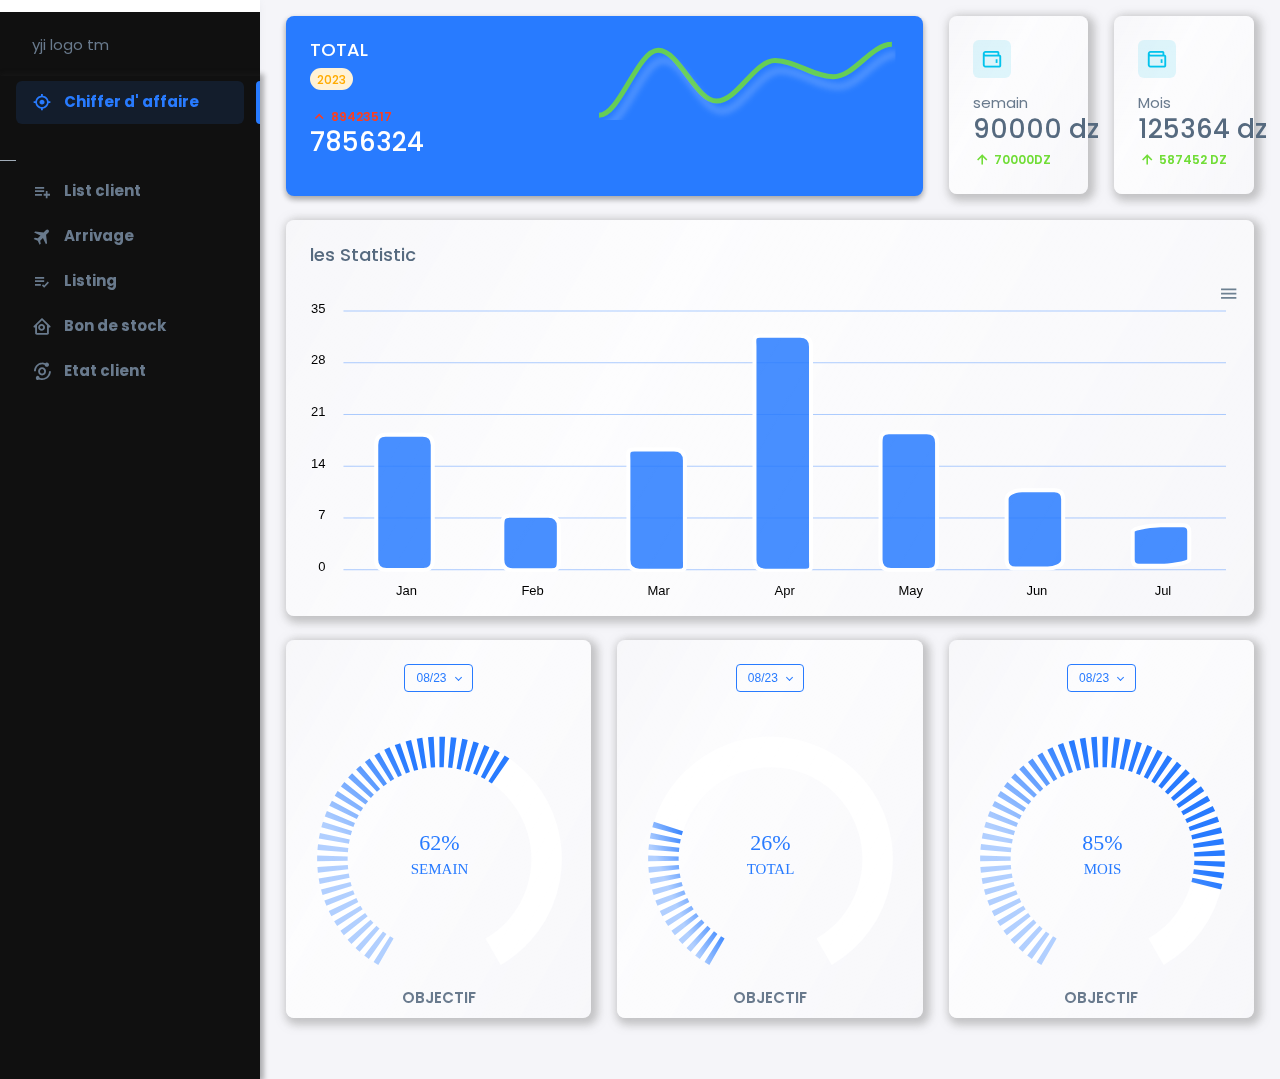
<file: index.html>
<!DOCTYPE html>

<html dir="ltr">
  
  <head>
 
    <meta charset="utf-8" />
    <meta
      name="viewport"
      content="width=device-width, initial-scale=1.0, user-scalable=no, minimum-scale=1.0, maximum-scale=1.0"
    />

    <title>Dashboard</title>

    <meta name="description" content="" />

    <!-- Favicon -->
    <link rel="icon" type="image/x-icon" href="../assets/img/favicon/favicon.ico" />

    <!-- Fonts -->
    <link rel="preconnect" href="https://fonts.googleapis.com" />
    <link rel="preconnect" href="https://fonts.gstatic.com" crossorigin />
    <link href="https://fonts.googleapis.com/css2?family=Poppins:ital,wght@0,400;0,500;1,400&display=swap" rel="stylesheet">
    <link rel="stylesheet" href="assets/vendor/fonts/boxicons.css" />
    <link rel="stylesheet" href="assets/vendor/css/core.css" class="template-customizer-core-css" />
    <link rel="stylesheet" href="assets/vendor/css/theme-default.css" class="template-customizer-theme-css" />
    <link rel="stylesheet" href="assets/css/demo.css" />
    <link rel="stylesheet" href="assets/vendor/libs/apex-charts/apex-charts.css" />
    <script src="assets/js/config.js"></script>
  </head>

  <body>
   
    <div class="layout-wrapper layout-content-navbar">
      <div class="layout-container">
        <!-- Menu -->
        <aside id="layout-menu" class="layout-menu  menu-vertical menu bg-menu-theme mm">
          <div style="background-color: rgb(16,16,16);" class="app-brand demo ">
           yji logo tm
          </div>

          <div class="menu-inner-shadow"></div>

          <ul class="menu-inner py-1 mm">
           
            <!-- item 1 -->
            <li class="menu-item active">
              <a href="index.html" class="menu-link ">
                <i class="menu-icon tf-icons bx bx-target-lock"></i>
                <div data-i18n="Tables">Chiffer d' affaire</div>
              </a>
            </li>
            <!-- item 2 -->
            <li class="menu-header small text-uppercase"><span class="menu-header-text"></span></li>
            
            <li class="menu-item">
              <a href="list client.html" class="menu-link">
                <i class="menu-icon tf-icons bx bx-list-plus"></i>
                <div data-i18n="Basic">List client</div>
              </a>
            </li>
          
            <!-- item 3 -->
            <li class="menu-item">
              <a href="arrivage.html" class="menu-link">
                <i class="menu-icon tf-icons bx bxs-plane-alt"></i>
                <div data-i18n="Boxicons">Arrivage</div>
              </a>
            </li>
            <!-- item4 -->
            <li class="menu-item">
              <a href="listing.html" class="menu-link">
                <i class="menu-icon tf-icons bx bx-list-check"></i>
                <div data-i18n="Tables">Listing</div>
              </a>
            </li>
              <!-- item5 -->
              <li class="menu-item ">
                <a href="bonds.html" class="menu-link">
                  <i class="menu-icon tf-icons bx bx-home-circle"></i>
                  <div data-i18n="Layouts">Bon de stock</div>
                </a>
              </li>
             
              <!-- item6 -->
              <li class="menu-item">
                <a href="etat.html" class="menu-link">
                  <i class="menu-icon tf-icons bx bx-analyse"></i>
                  <div data-i18n="Tables">Etat client</div>
                </a>
              </li>

          </ul>
        </aside>
      <!--  ykml hna Menu -->
<!-- hna ybda lmo7tawa -->
      <div class="layout-page">
        <div class="content-wrapper">
          <div class="container-xxl flex-grow-1 container-p-y">
            <div class="row">
              <!--card nta3 totl-->
              <div class="col-lg-8 mb-4  order-0">
                <div class="card s2 pb-3">
                  <div class="card-body">
                    <div class="d-flex justify-content-between flex-sm-row flex-column gap-3">
                      
                      <div class="d-flex flex-sm-column flex-row align-items-start justify-content-between">
                        <div class="card-title">
                          <h5 class="text-nowrap text-white mb-2">TOTAL</h5>
                          <span class="badge bg-label-warning rounded-pill">2023</span>
                        </div>
                        <div class="mt-sm-auto">
                          <small class="text-danger text-nowrap fw-semibold"
                            ><i class="bx bx-chevron-up"></i> 89423517</small
                          >
                          <h3 class="mb-0 text-white">7856324</h3>
                        </div>
                      </div>
                      <div id="profileReportChart"></div>
                    </div>
                  </div>
                </div>           
              </div>
              <!--les deux card-->
              <div class="col-lg-4 col-md-4 order-1">
                <div class="row">
                  <div class="col-lg-6 col-md-12 col-6 mb-4">
                    <div class="card s">
                      <div class="card-body">
                        <div class="card-title d-flex align-items-start justify-content-between">
                          <div class="avatar flex-shrink-0">
                            <img
                              src="assets/img/icons/unicons/wallet-info.png"
                              alt="Credit Card"
                              class="rounded"
                            />
                          </div>
                        </div>
                        <span>semain</span>
                        <h3 class="card-title text-nowrap mb-1">90000 dz</h3>
                        <small class="text-success fw-semibold"><i class="bx bx-up-arrow-alt"></i> 70000DZ</small>
                      </div>
                    </div>
                  </div>
                  <div class="col-lg-6 col-md-12 col-6 mb-4">
                    <div class="card s">
                      <div class="card-body">
                        <div class="card-title d-flex align-items-start justify-content-between">
                          <div class="avatar flex-shrink-0">
                            <img
                              src="assets/img/icons/unicons/wallet-info.png"
                              alt="Credit Card"
                              class="rounded"
                            />
                          </div>
                        </div>
                        <span>Mois</span>
                        <h3 class="card-title text-nowrap mb-1">125364 dz</h3>
                        <small class="text-success fw-semibold"><i class="bx bx-up-arrow-alt"></i> 587452 DZ</small>
                      </div>
                    </div>
                  </div>
                </div>
              </div>
              <!--  ybdo les statistic -->
              <div class="col-12 col-lg-12 order-2 order-md-3 order-lg-2 mb-4 ">
                <div class="card s">
                  <div class="row row-bordered g-0">
                    <div class="col-md-12 ">
                      <h5 class="card-header m-0 me-2 pb-3">les Statistic</h5>
                      <div id="totalRevenueChart" class="px-2"></div>
                    </div>
                    
                  </div>
                </div>
              </div>
              <!--/ t7bs hna les sta -->
            </div>
            <div class="row">
              <!-- loading nta3 chifer -->
              <div class="col-md-6 col-lg-4 col-xl-4 order-0 mb-4">
                <div class="card s">
                  <div class="col-md-12">
                    <div class="card-body">
                      <div class="text-center">
                        <div class="dropdown">
                          <button
                            class="btn btn-sm btn-outline-primary dropdown-toggle"
                            type="button"
                            id="growthReportId"
                            data-bs-toggle="dropdown"
                            aria-haspopup="true"
                            aria-expanded="false"
                          >
                            08/23
                          </button>
                          <div class="dropdown-menu dropdown-menu-end" aria-labelledby="growthReportId">
                            <a class="dropdown-item" href="javascript:void(0);">07/23</a>
                            <a class="dropdown-item" href="javascript:void(0);">06/23</a>
                            <a class="dropdown-item" href="javascript:void(0);">05/23</a>
                          </div>
                        </div>
                      </div>
                    </div>
                    <div id="growthChart"></div>
                    <div class="text-center fw-semibold pt-3 mb-2">OBJECTIF</div>
  
                  </div>
                </div>
              </div>
              <!--/ ykml hna l1 -->
              <!-- loading  nta3 chifer 2 -->
              <div class="col-md-6 col-lg-4 order-1 mb-4">
          <div class="card s">
            <div class="col-md-12">
              <div class="card-body">
                <div class="text-center">
                  <div class="dropdown">
                    <button
                      class="btn btn-sm btn-outline-primary dropdown-toggle"
                      type="button"
                      id="growthReportI"
                      data-bs-toggle="dropdown"
                      aria-haspopup="true"
                      aria-expanded="false"
                    >
                      08/23
                    </button>
                    <div class="dropdown-menu dropdown-menu-end" aria-labelledby="growthReportI">
                      <a class="dropdown-item" href="javascript:void(0);">07/23</a>
                      <a class="dropdown-item" href="javascript:void(0);">06/23</a>
                      <a class="dropdown-item" href="javascript:void(0);">05/23</a>
                    </div>
                  </div>
                </div>
              </div>
              <div id="growthChar"></div>
              <div class="text-center fw-semibold pt-3 mb-2">OBJECTIF</div>

            </div>
          </div>

              </div>
              <!-- loading 3 -->
              <div class="col-md-12 col-lg-4 order-2 mb-4">
                <div class="card s">
                  <div class="col-md-12">
                    <div class="card-body">
                      <div class="text-center">
                        <div class="dropdown">
                          <button
                            class="btn btn-sm btn-outline-primary dropdown-toggle"
                            type="button"
                            id="growthReport"
                            data-bs-toggle="dropdown"
                            aria-haspopup="true"
                            aria-expanded="false"
                          >
                            08/23
                          </button>
                          <div class="dropdown-menu dropdown-menu-end" aria-labelledby="growthReport">
                            <a class="dropdown-item" href="javascript:void(0);">07/23</a>
                            <a class="dropdown-item" href="javascript:void(0);">06/23</a>
                            <a class="dropdown-item" href="javascript:void(0);">05/23</a>
                          </div>
                        </div>
                      </div>
                    </div>
                    <div id="growthCha"></div>
                    <div class="text-center fw-semibold pt-3 mb-2">OBJECTIF</div>
  
                  </div>
                </div>
              </div>
            </div>
          </div>
          <!-- Footer -->
          <footer class="content-footer footer bg-footer-theme">
          </footer>
          <!-- / Footer -->

          <div class="content-backdrop fade"></div>
        </div>
      </div>

      <!-- hna ykml lmo7tawa -->
      </div>   
      </div>

     
   
   
    
    <script src="assets/vendor/libs/jquery/jquery.js"></script>
    <script src="assets/vendor/js/bootstrap.js"></script>
    <script src="assets/vendor/js/menu.js"></script>
    <script src="assets/vendor/libs/apex-charts/apexcharts.js"></script>
    <script src="assets/js/dashboards-analytics.js"></script> 
  </body>
</html>
</file>
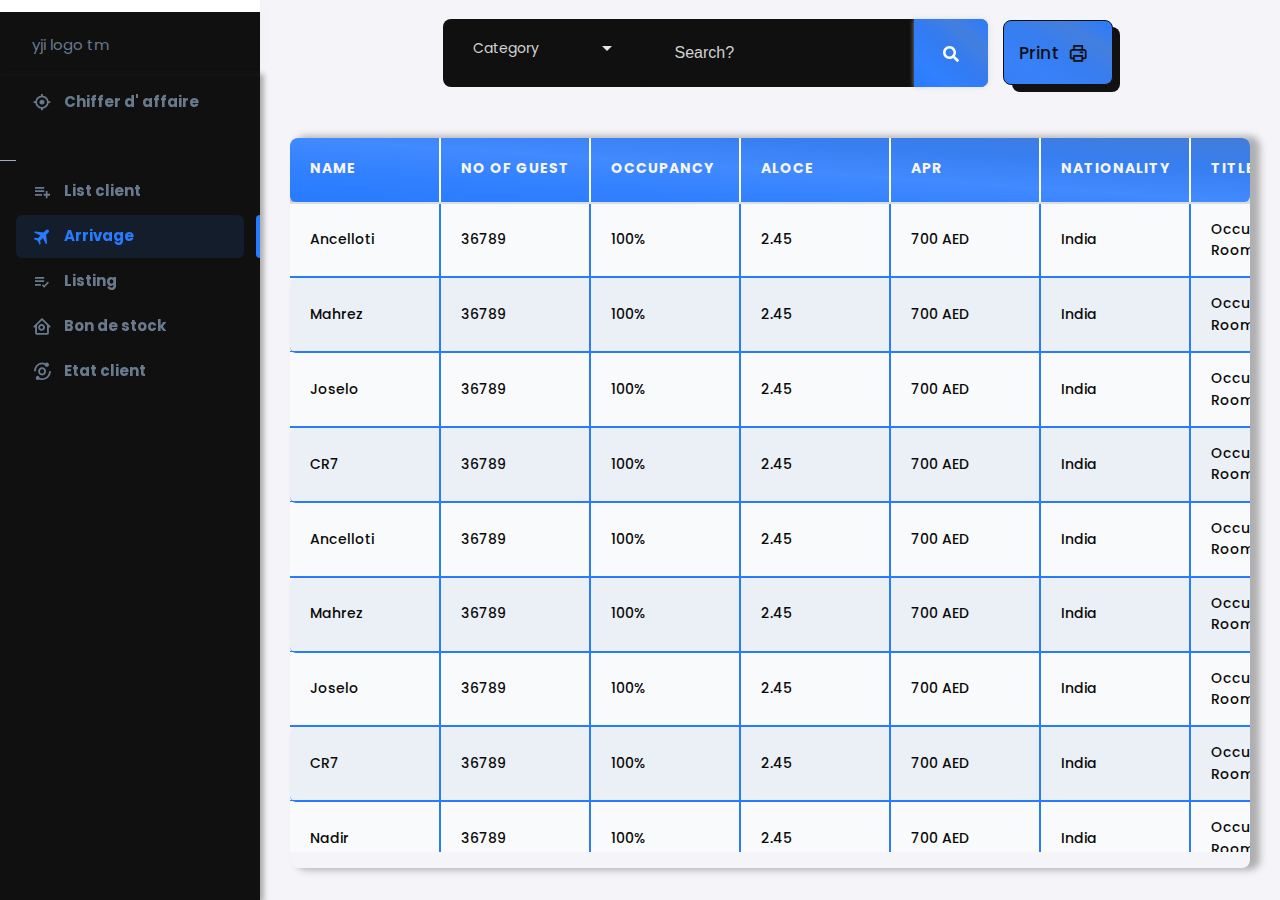
<file: arrivage.html>
<!DOCTYPE html>

<html
  lang="en"
  class="light-style layout-menu-fixed"
  dir="ltr"
  data-theme="theme-default"
  data-assets-path="../assets/"
  data-template="vertical-menu-template-free"
>
  <head>
    <meta charset="utf-8" />
    <meta
      name="viewport"
      content="width=device-width, initial-scale=1.0, user-scalable=no, minimum-scale=1.0, maximum-scale=1.0"
    />

    <title>Arrivage</title>

    <meta name="description" content="" />
    <link rel="icon" type="image/x-icon" href="../assets/img/favicon/favicon.ico" />
    <link rel="preconnect" href="https://fonts.googleapis.com" />
    <link rel="preconnect" href="https://fonts.gstatic.com" crossorigin />
    <link
      href="https://fonts.googleapis.com/css2?family=Public+Sans:ital,wght@0,300;0,400;0,500;0,600;0,700;1,300;1,400;1,500;1,600;1,700&display=swap"
      rel="stylesheet"
    />
    <link href="https://fonts.googleapis.com/css2?family=Poppins:ital,wght@0,400;0,500;1,400&display=swap" rel="stylesheet">


    <link rel="stylesheet" href="assets/vendor/fonts/boxicons.css" />
    <link rel="stylesheet" href="assets/vendor/css/core.css" class="template-customizer-core-css" />
    <link rel="stylesheet" href="assets/vendor/css/theme-default.css" class="template-customizer-theme-css" />
    <link rel="stylesheet" href="assets/css/demo.css" />
    <script src="assets/js/config.js"></script>
  </head>

  <body>
    <div  class="layout-wrapper layout-content-navbar">
      <div class="layout-container">

        <aside id="layout-menu" class="layout-menu menu-vertical menu bg-menu-theme">
          <div style="background-color: rgb(16,16,16);"  class="app-brand demo">
           yji logo tm
          </div>

          <div class="menu-inner-shadow"></div>

          <ul class="menu-inner mm py-1">
           
            <!-- item 1 -->
            <li class="menu-item">
              <a href="index.html" class="menu-link">
                <i class="menu-icon tf-icons bx bx-target-lock"></i>
                <div data-i18n="Tables">Chiffer d' affaire</div>
              </a>
            </li>
            <!-- item 2 -->
            <li class="menu-header small text-uppercase"><span class="menu-header-text"></span></li>
            
            <li class="menu-item">
              <a href="list client.html" class="menu-link">
                <i class="menu-icon tf-icons bx bx-list-plus"></i>
                <div data-i18n="Basic">List client</div>
              </a>
            </li>
          
            <!-- item 3 -->
            <li class="menu-item active">
              <a href="arrivage.html" class="menu-link">
                <i class="menu-icon tf-icons bx bxs-plane-alt"></i>
                <div data-i18n="Boxicons">Arrivage</div>
              </a>
            </li>
            <!-- item4 -->
            <li class="menu-item">
              <a href="listing.html" class="menu-link">
                <i class="menu-icon tf-icons bx bx-list-check"></i>
                <div data-i18n="Tables">Listing</div>
              </a>
            </li>
              <!-- item5 -->
              <li class="menu-item ">
                <a href="bonds.html" class="menu-link">
                  <i class="menu-icon tf-icons bx bx-home-circle"></i>
                  <div data-i18n="Layouts">Bon de stock</div>
                </a>
              </li>
             
              <!-- item6 -->
              <li class="menu-item">
                <a href="etat.html" class="menu-link">
                  <i class="menu-icon tf-icons bx bx-analyse"></i>
                  <div data-i18n="Tables">Etat client</div>
                </a>
              </li>

          </ul>
        </aside>
<div class="layout-page">
<div class="bar1">
<div class="ser">
  <div class="s003">
    <form>
      <div class="inner-form">
        <div class="input-field first-wrap">
          <div class="input-select pt-2 ">
            <select data-trigger="" name="choices-single-defaul">
              <option placeholder="">Category</option>
              <option>3fsa 1</option>
              <option>3fsa 2</option>
              <option>3fsa 3</option>
              <option>3fsa 4</option>
            </select>
          </div>
        </div>
        <div class="input-field second-wrap">
          <input id="search" type="text" placeholder="Search?" />
        </div>
        <div class="input-field third-wrap">
          <button class="btn-search" type="button">
            <svg class="svg-inline--fa fa-search fa-w-16" aria-hidden="true" data-prefix="fas" data-icon="search" role="img" xmlns="http://www.w3.org/2000/svg" viewBox="0 0 512 512">
              <path fill="currentColor" d="M505 442.7L405.3 343c-4.5-4.5-10.6-7-17-7H372c27.6-35.3 44-79.7 44-128C416 93.1 322.9 0 208 0S0 93.1 0 208s93.1 208 208 208c48.3 0 92.7-16.4 128-44v16.3c0 6.4 2.5 12.5 7 17l99.7 99.7c9.4 9.4 24.6 9.4 33.9 0l28.3-28.3c9.4-9.4 9.4-24.6.1-34zM208 336c-70.7 0-128-57.2-128-128 0-70.7 57.2-128 128-128 70.7 0 128 57.2 128 128 0 70.7-57.2 128-128 128z"></path>
            </svg>
          </button>
        </div>
      </div>
    </form>
  </div>
</div>
<div class="impr">
  <button class="button-56"  id="btn">Print &nbsp; <i class="menu-icon tf-icons bx bx-printer"></i></button>
</div>  
</div>
<div class="tabl"> 
  <div  class="tablewrapper">
  <div class="table-responsive">
    <table class="table table-condensed table-striped" id="table1">
      <thead class="tablehead">
        <tr>
          <th style="cursor: pointer;" class="tt">Name</th>
          <th class="tt">No of Guest</th>
          <th class="tt">Occupancy</th>
          <th class="tt">Aloce</th>
          <th class="tt">APR</th>
          <th class="tt">Nationality</th>
          <th class="tt">Title</th>
          <th class="tt">City</th>
          <th class="tt">No of Guest</th>
          <th class="tt">Occupancy</th>
          <th class="tt">Aloce</th>
          <th class="tt">APR</th>
          <th class="tt">Nationality</th>
          <th class="tt">Title</th>
        </tr>
      </thead>
      <tbody class="tablebody">
        <tr>
          <td>ancelloti</td>
          <td>36789</td>
          <td>100%</td>
          <td>2.45</td>
          <td>700 AED</td>
          <td>India</td>
          <td>Occupied Rooms</td>
          <td>Abu Dhabi</td>
          <td>36789</td>
          <td>100%</td>
          <td>2.45</td>
          <td>700 AED</td>
          <td>India</td>
          <td>Occupied Rooms</td>
        </tr>
        <tr>
          <td>mahrez</td>
          <td>36789</td>
          <td>100%</td>
          <td>2.45</td>
          <td>700 AED</td>
          <td>India</td>
          <td>Occupied Rooms</td>
          <td>Abu Dhabi</td>
          <td>36789</td>
          <td>100%</td>
          <td>2.45</td>
          <td>700 AED</td>
          <td>India</td>
          <td>Occupied Rooms</td>
        </tr>
        <tr>
          <td>joselo</td>
          <td>36789</td>
          <td>100%</td>
          <td>2.45</td>
          <td>700 AED</td>
          <td>India</td>
          <td>Occupied Rooms</td>
          <td>Abu Dhabi</td>
          <td>36789</td>
          <td>100%</td>
          <td>2.45</td>
          <td>700 AED</td>
          <td>India</td>
          <td>Occupied Rooms</td>
        </tr>
        <tr>
          <td>CR7</td>
          <td>36789</td>
          <td>100%</td>
          <td>2.45</td>
          <td>700 AED</td>
          <td>India</td>
          <td>Occupied Rooms</td>
          <td>Abu Dhabi</td>
          <td>36789</td>
          <td>100%</td>
          <td>2.45</td>
          <td>700 AED</td>
          <td>India</td>
          <td>Occupied Rooms</td>
        </tr>
        <tr>
          <td>ancelloti</td>
          <td>36789</td>
          <td>100%</td>
          <td>2.45</td>
          <td>700 AED</td>
          <td>India</td>
          <td>Occupied Rooms</td>
          <td>Abu Dhabi</td>
          <td>36789</td>
          <td>100%</td>
          <td>2.45</td>
          <td>700 AED</td>
          <td>India</td>
          <td>Occupied Rooms</td>
        </tr>
        <tr>
          <td>mahrez</td>
          <td>36789</td>
          <td>100%</td>
          <td>2.45</td>
          <td>700 AED</td>
          <td>India</td>
          <td>Occupied Rooms</td>
          <td>Abu Dhabi</td>
          <td>36789</td>
          <td>100%</td>
          <td>2.45</td>
          <td>700 AED</td>
          <td>India</td>
          <td>Occupied Rooms</td>
        </tr>
        <tr>
          <td>joselo</td>
          <td>36789</td>
          <td>100%</td>
          <td>2.45</td>
          <td>700 AED</td>
          <td>India</td>
          <td>Occupied Rooms</td>
          <td>Abu Dhabi</td>
          <td>36789</td>
          <td>100%</td>
          <td>2.45</td>
          <td>700 AED</td>
          <td>India</td>
          <td>Occupied Rooms</td>
        </tr>
        <tr>
          <td>CR7</td>
          <td>36789</td>
          <td>100%</td>
          <td>2.45</td>
          <td>700 AED</td>
          <td>India</td>
          <td>Occupied Rooms</td>
          <td>Abu Dhabi</td>
          <td>36789</td>
          <td>100%</td>
          <td>2.45</td>
          <td>700 AED</td>
          <td>India</td>
          <td>Occupied Rooms</td>
        </tr>
        <tr>
          <td>nadir</td>
          <td>36789</td>
          <td>100%</td>
          <td>2.45</td>
          <td>700 AED</td>
          <td>India</td>
          <td>Occupied Rooms</td>
          <td>Abu Dhabi</td>
          <td>36789</td>
          <td>100%</td>
          <td>2.45</td>
          <td>700 AED</td>
          <td>India</td>
          <td>Occupied Rooms</td>
        </tr>
        <tr>
          <td>youssef</td>
          <td>36789</td>
          <td>100%</td>
          <td>2.45</td>
          <td>700 AED</td>
          <td>India</td>
          <td>Occupied Rooms</td>
          <td>Abu Dhabi</td>
          <td>36789</td>
          <td>100%</td>
          <td>2.45</td>
          <td>700 AED</td>
          <td>India</td>
          <td>Occupied Rooms</td>
        </tr>
        <tr>
          <td>abdo</td>
          <td>36789</td>
          <td>100%</td>
          <td>2.45</td>
          <td>700 AED</td>
          <td>India</td>
          <td>Occupied Rooms</td>
          <td>Abu Dhabi</td>
          <td>36789</td>
          <td>100%</td>
          <td>2.45</td>
          <td>700 AED</td>
          <td>India</td>
          <td>Occupied Rooms</td>
        </tr>
        <tr>
          <td>kane</td>
          <td>36789</td>
          <td>100%</td>
          <td>2.45</td>
          <td>700 AED</td>
          <td>India</td>
          <td>Occupied Rooms</td>
          <td>Abu Dhabi</td>
          <td>36789</td>
          <td>100%</td>
          <td>2.45</td>
          <td>700 AED</td>
          <td>India</td>
          <td>Occupied Rooms</td>
        </tr>
        <tr>
          <td>son</td>
          <td>36789</td>
          <td>100%</td>
          <td>2.45</td>
          <td>700 AED</td>
          <td>India</td>
          <td>Occupied Rooms</td>
          <td>Abu Dhabi</td>
          <td>36789</td>
          <td>100%</td>
          <td>2.45</td>
          <td>700 AED</td>
          <td>India</td>
          <td>Occupied Rooms</td>
        </tr>
        <tr>
          <td>pep</td>
          <td>36789</td>
          <td>100%</td>
          <td>2.45</td>
          <td>700 AED</td>
          <td>India</td>
          <td>Occupied Rooms</td>
          <td>Abu Dhabi</td>
          <td>36789</td>
          <td>100%</td>
          <td>2.45</td>
          <td>700 AED</td>
          <td>India</td>
          <td>Occupied Rooms</td>
        </tr>
      </tbody>
    </table>

  </div>

</div></div>
</div>     
</div>

        </div>
        <script src="assets/js/extention/choices.js"></script>
        <script>
          const choices = new Choices('[data-trigger]',
          {
            searchEnabled: false,
            itemSelectText: '',
          });
          let printBtn = document.querySelector("#btn");
printBtn.addEventListener("click", function () {
  window.print();
});
         
    </script>
    <script src="assets/vendor/libs/jquery/jquery.js"></script>
    <script src="assets/vendor/js/bootstrap.js"></script>
    <script src="assets/vendor/js/menu.js"></script>
   
  </body>
</html>
</file>
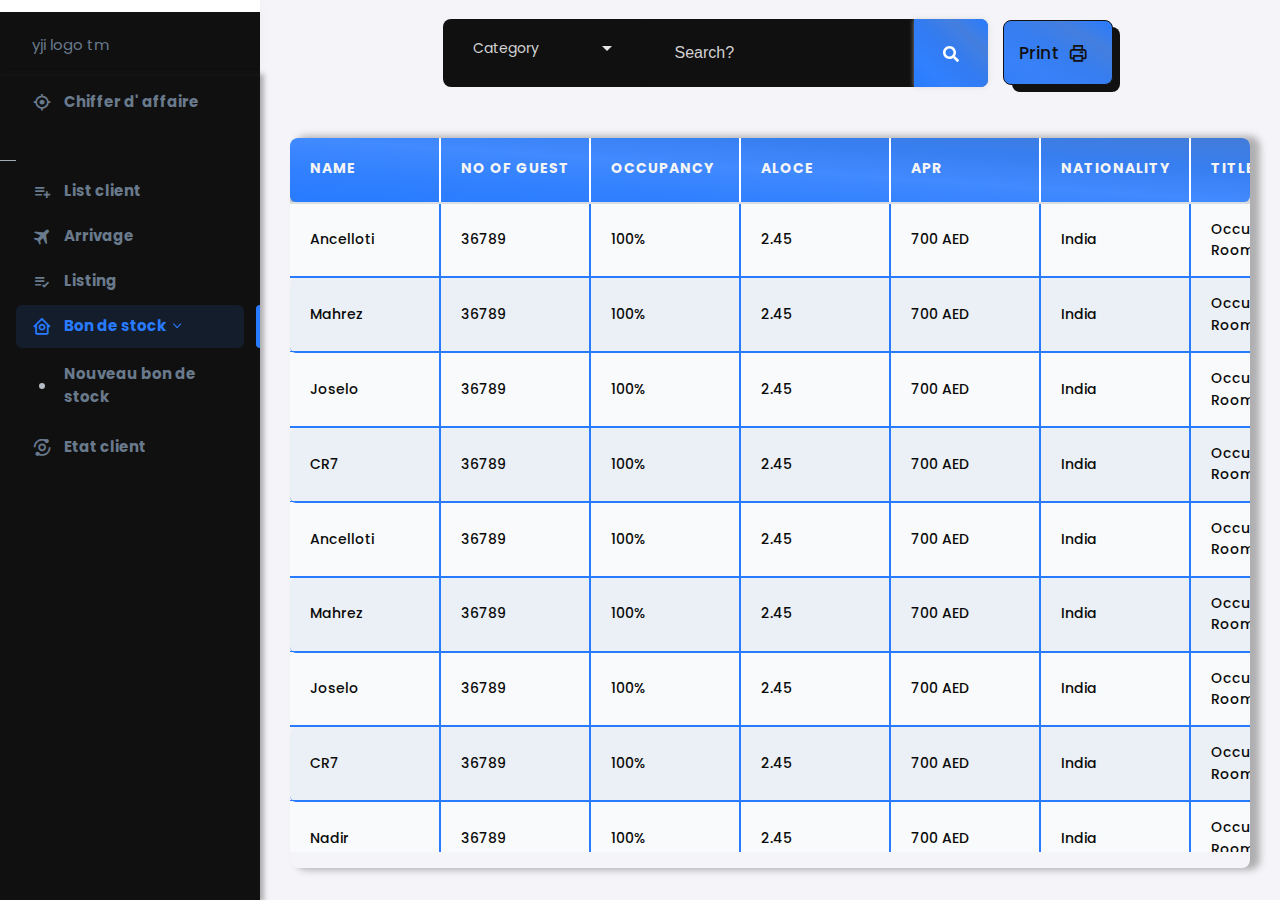
<file: bonds.html>
<!DOCTYPE html>

<html
  lang="en"

  dir="ltr"

>
  <head>
    <meta charset="utf-8" />
    <meta
      name="viewport"
      content="width=device-width, initial-scale=1.0, user-scalable=no, minimum-scale=1.0, maximum-scale=1.0"
    />

    <title>Bon de stock</title>

    <meta name="description" content="" />
    <link rel="icon" type="image/x-icon" href="../assets/img/favicon/favicon.ico" />
    <link rel="preconnect" href="https://fonts.googleapis.com" />
    <link rel="preconnect" href="https://fonts.gstatic.com" crossorigin />
    <link href="https://fonts.googleapis.com/css2?family=Poppins:ital,wght@0,400;0,500;1,400&display=swap" rel="stylesheet">
    <link rel="stylesheet" href="assets/vendor/fonts/boxicons.css" />
    <link rel="stylesheet" href="assets/vendor/css/core.css" class="template-customizer-core-css" />
    <link rel="stylesheet" href="assets/vendor/css/theme-default.css" class="template-customizer-theme-css" />
    <link rel="stylesheet" href="assets/css/demo.css" />
    <script src="assets/js/config.js"></script>
  </head>

  <body>

    <div class="layout-wrapper layout-content-navbar">
      <div class="layout-container">

        <aside id="layout-menu" class="layout-menu menu-vertical menu bg-menu-theme">
          <div style="background-color: rgb(16,16,16);" class="app-brand demo">
           yji logo tm
          </div>

          <div class="menu-inner-shadow"></div>

          <ul class="menu-inner mm py-1">
           
            <!-- item 1 -->
            <li class="menu-item ">
              <a href="index.html" class="menu-link">
                <i class="menu-icon tf-icons bx bx-target-lock"></i>
                <div data-i18n="Tables">Chiffer d' affaire</div>
              </a>
            </li>
            <!-- item 2 -->
            <li class="menu-header small text-uppercase"><span class="menu-header-text"></span></li>
            
            <li class="menu-item">
              <a href="list client.html" class="menu-link">
                <i class="menu-icon tf-icons bx bx-list-plus"></i>
                <div data-i18n="Basic">List client</div>
              </a>
            </li>
          
            <!-- item 3 -->
            <li class="menu-item">
              <a href="arrivage.html" class="menu-link">
                <i class="menu-icon tf-icons bx bxs-plane-alt"></i>
                <div data-i18n="Boxicons">Arrivage</div>
              </a>
            </li>
            <!-- item4 -->
            <li class="menu-item">
              <a href="listing.html" class="menu-link">
                <i class="menu-icon tf-icons bx bx-list-check"></i>
                <div data-i18n="Tables">Listing</div>
              </a>
            </li>
              <!-- item5 -->
              <li class="menu-item active open">
                <a href="bonds.html" class="menu-link dropdown-toggle">
                  <i class="menu-icon tf-icons bx bx-home-circle"></i>
                  <div data-i18n="Layouts">Bon de stock</div>
                </a>
  
                <ul class="menu-sub ">
                  <li class="menu-item ">
                    <a href="nbonstock.html" class="menu-link">
                      <div data-i18n="Without menu">Nouveau bon de stock</div>
                    </a>
                  </li>
                  
                </ul>
              </li>
             
              <!-- item6 -->
              <li class="menu-item">
                <a href="etat.html" class="menu-link">
                  <i class="menu-icon tf-icons bx bx-analyse"></i>
                  <div data-i18n="Tables">Etat client</div>
                </a>
              </li>

          </ul>
        </aside>

  
        <div class="layout-page">
          <div class="bar1">
          <div class="ser">
            <div class="s003">
              <form>
                <div class="inner-form">
                  <div class="input-field first-wrap">
                    <div class="input-select pt-2 ">
                      <select data-trigger="" name="choices-single-defaul">
                        <option placeholder="">Category</option>
                        <option>3fsa 1</option>
                        <option>3fsa 2</option>
                        <option>3fsa 3</option>
                        <option>3fsa 4</option>
                      </select>
                    </div>
                  </div>
                  <div class="input-field second-wrap">
                    <input id="search" type="text" placeholder="Search?" />
                  </div>
                  <div class="input-field third-wrap">
                    <button class="btn-search" type="button">
                      <svg class="svg-inline--fa fa-search fa-w-16" aria-hidden="true" data-prefix="fas" data-icon="search" role="img" xmlns="http://www.w3.org/2000/svg" viewBox="0 0 512 512">
                        <path fill="currentColor" d="M505 442.7L405.3 343c-4.5-4.5-10.6-7-17-7H372c27.6-35.3 44-79.7 44-128C416 93.1 322.9 0 208 0S0 93.1 0 208s93.1 208 208 208c48.3 0 92.7-16.4 128-44v16.3c0 6.4 2.5 12.5 7 17l99.7 99.7c9.4 9.4 24.6 9.4 33.9 0l28.3-28.3c9.4-9.4 9.4-24.6.1-34zM208 336c-70.7 0-128-57.2-128-128 0-70.7 57.2-128 128-128 70.7 0 128 57.2 128 128 0 70.7-57.2 128-128 128z"></path>
                      </svg>
                    </button>
                  </div>
                </div>
              </form>
            </div>
          </div>
          <div class="impr">
            <button class="button-56"  id="btn">Print &nbsp; <i class="menu-icon tf-icons bx bx-printer"></i></button>
          </div>  
          </div>
          <div class="tabl"> 
            <div  class="tablewrapper">
            <div class="table-responsive">
              <table class="table table-condensed table-striped" id="table1">
                <thead class="tablehead">
                  <tr>
                    <th style="cursor: pointer;" class="tt">Name</th>
                    <th class="tt">No of Guest</th>
                    <th class="tt">Occupancy</th>
                    <th class="tt">Aloce</th>
                    <th class="tt">APR</th>
                    <th class="tt">Nationality</th>
                    <th class="tt">Title</th>
                    <th class="tt">City</th>
                    <th class="tt">No of Guest</th>
                    <th class="tt">Occupancy</th>
                    <th class="tt">Aloce</th>
                    <th class="tt">APR</th>
                    <th class="tt">Nationality</th>
                    <th class="tt">Title</th>
                  </tr>
                </thead>
                <tbody class="tablebody">
                  <tr>
                    <td>ancelloti</td>
                    <td>36789</td>
                    <td>100%</td>
                    <td>2.45</td>
                    <td>700 AED</td>
                    <td>India</td>
                    <td>Occupied Rooms</td>
                    <td>Abu Dhabi</td>
                    <td>36789</td>
                    <td>100%</td>
                    <td>2.45</td>
                    <td>700 AED</td>
                    <td>India</td>
                    <td>Occupied Rooms</td>
                  </tr>
                  <tr>
                    <td>mahrez</td>
                    <td>36789</td>
                    <td>100%</td>
                    <td>2.45</td>
                    <td>700 AED</td>
                    <td>India</td>
                    <td>Occupied Rooms</td>
                    <td>Abu Dhabi</td>
                    <td>36789</td>
                    <td>100%</td>
                    <td>2.45</td>
                    <td>700 AED</td>
                    <td>India</td>
                    <td>Occupied Rooms</td>
                  </tr>
                  <tr>
                    <td>joselo</td>
                    <td>36789</td>
                    <td>100%</td>
                    <td>2.45</td>
                    <td>700 AED</td>
                    <td>India</td>
                    <td>Occupied Rooms</td>
                    <td>Abu Dhabi</td>
                    <td>36789</td>
                    <td>100%</td>
                    <td>2.45</td>
                    <td>700 AED</td>
                    <td>India</td>
                    <td>Occupied Rooms</td>
                  </tr>
                  <tr>
                    <td>CR7</td>
                    <td>36789</td>
                    <td>100%</td>
                    <td>2.45</td>
                    <td>700 AED</td>
                    <td>India</td>
                    <td>Occupied Rooms</td>
                    <td>Abu Dhabi</td>
                    <td>36789</td>
                    <td>100%</td>
                    <td>2.45</td>
                    <td>700 AED</td>
                    <td>India</td>
                    <td>Occupied Rooms</td>
                  </tr>
                  <tr>
                    <td>ancelloti</td>
                    <td>36789</td>
                    <td>100%</td>
                    <td>2.45</td>
                    <td>700 AED</td>
                    <td>India</td>
                    <td>Occupied Rooms</td>
                    <td>Abu Dhabi</td>
                    <td>36789</td>
                    <td>100%</td>
                    <td>2.45</td>
                    <td>700 AED</td>
                    <td>India</td>
                    <td>Occupied Rooms</td>
                  </tr>
                  <tr>
                    <td>mahrez</td>
                    <td>36789</td>
                    <td>100%</td>
                    <td>2.45</td>
                    <td>700 AED</td>
                    <td>India</td>
                    <td>Occupied Rooms</td>
                    <td>Abu Dhabi</td>
                    <td>36789</td>
                    <td>100%</td>
                    <td>2.45</td>
                    <td>700 AED</td>
                    <td>India</td>
                    <td>Occupied Rooms</td>
                  </tr>
                  <tr>
                    <td>joselo</td>
                    <td>36789</td>
                    <td>100%</td>
                    <td>2.45</td>
                    <td>700 AED</td>
                    <td>India</td>
                    <td>Occupied Rooms</td>
                    <td>Abu Dhabi</td>
                    <td>36789</td>
                    <td>100%</td>
                    <td>2.45</td>
                    <td>700 AED</td>
                    <td>India</td>
                    <td>Occupied Rooms</td>
                  </tr>
                  <tr>
                    <td>CR7</td>
                    <td>36789</td>
                    <td>100%</td>
                    <td>2.45</td>
                    <td>700 AED</td>
                    <td>India</td>
                    <td>Occupied Rooms</td>
                    <td>Abu Dhabi</td>
                    <td>36789</td>
                    <td>100%</td>
                    <td>2.45</td>
                    <td>700 AED</td>
                    <td>India</td>
                    <td>Occupied Rooms</td>
                  </tr>
                  <tr>
                    <td>nadir</td>
                    <td>36789</td>
                    <td>100%</td>
                    <td>2.45</td>
                    <td>700 AED</td>
                    <td>India</td>
                    <td>Occupied Rooms</td>
                    <td>Abu Dhabi</td>
                    <td>36789</td>
                    <td>100%</td>
                    <td>2.45</td>
                    <td>700 AED</td>
                    <td>India</td>
                    <td>Occupied Rooms</td>
                  </tr>
                  <tr>
                    <td>youssef</td>
                    <td>36789</td>
                    <td>100%</td>
                    <td>2.45</td>
                    <td>700 AED</td>
                    <td>India</td>
                    <td>Occupied Rooms</td>
                    <td>Abu Dhabi</td>
                    <td>36789</td>
                    <td>100%</td>
                    <td>2.45</td>
                    <td>700 AED</td>
                    <td>India</td>
                    <td>Occupied Rooms</td>
                  </tr>
                  <tr>
                    <td>abdo</td>
                    <td>36789</td>
                    <td>100%</td>
                    <td>2.45</td>
                    <td>700 AED</td>
                    <td>India</td>
                    <td>Occupied Rooms</td>
                    <td>Abu Dhabi</td>
                    <td>36789</td>
                    <td>100%</td>
                    <td>2.45</td>
                    <td>700 AED</td>
                    <td>India</td>
                    <td>Occupied Rooms</td>
                  </tr>
                  <tr>
                    <td>kane</td>
                    <td>36789</td>
                    <td>100%</td>
                    <td>2.45</td>
                    <td>700 AED</td>
                    <td>India</td>
                    <td>Occupied Rooms</td>
                    <td>Abu Dhabi</td>
                    <td>36789</td>
                    <td>100%</td>
                    <td>2.45</td>
                    <td>700 AED</td>
                    <td>India</td>
                    <td>Occupied Rooms</td>
                  </tr>
                  <tr>
                    <td>son</td>
                    <td>36789</td>
                    <td>100%</td>
                    <td>2.45</td>
                    <td>700 AED</td>
                    <td>India</td>
                    <td>Occupied Rooms</td>
                    <td>Abu Dhabi</td>
                    <td>36789</td>
                    <td>100%</td>
                    <td>2.45</td>
                    <td>700 AED</td>
                    <td>India</td>
                    <td>Occupied Rooms</td>
                  </tr>
                  <tr>
                    <td>pep</td>
                    <td>36789</td>
                    <td>100%</td>
                    <td>2.45</td>
                    <td>700 AED</td>
                    <td>India</td>
                    <td>Occupied Rooms</td>
                    <td>Abu Dhabi</td>
                    <td>36789</td>
                    <td>100%</td>
                    <td>2.45</td>
                    <td>700 AED</td>
                    <td>India</td>
                    <td>Occupied Rooms</td>
                  </tr>
                </tbody>
              </table>
          
            </div>
          
          </div></div>
          </div>
    </div>
  
    <script src="assets/js/extention/choices.js"></script>
    <script>
      const choices = new Choices('[data-trigger]',
      {
        searchEnabled: false,
        itemSelectText: '',
      });
      let printBtn = document.querySelector("#btn");
printBtn.addEventListener("click", function () {
window.print();
});
      
 
</script>
  
    <script src="assets/vendor/libs/jquery/jquery.js"></script>
    <script src="assets/vendor/js/bootstrap.js"></script>
    <script src="assets/vendor/js/menu.js"></script>
  </body>
</html>
</file>
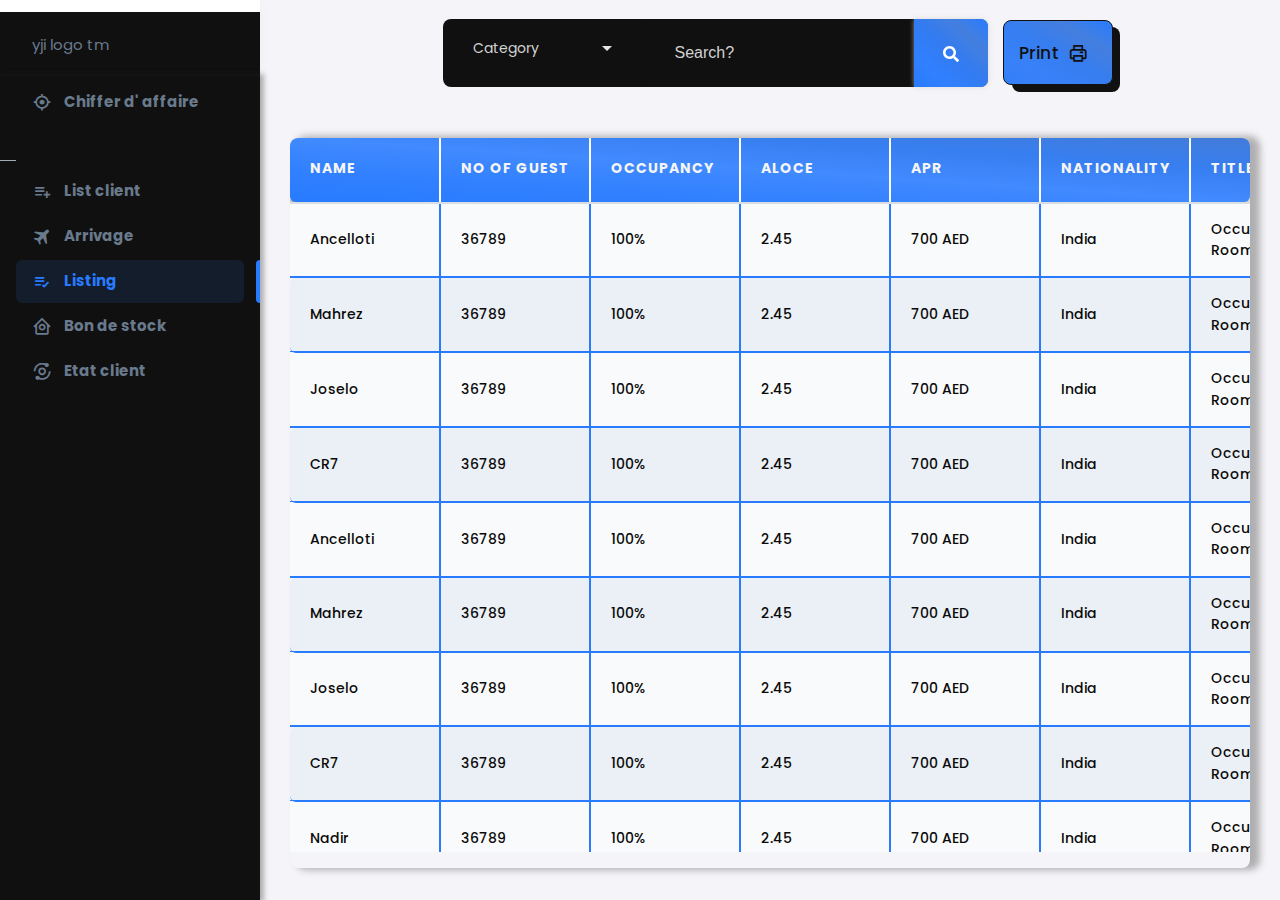
<file: listing.html>
<!DOCTYPE html>

<html
  lang="en"
  dir="ltr"
>
  <head>
    <meta charset="utf-8" />
    <meta
      name="viewport"
      content="width=device-width, initial-scale=1.0, user-scalable=no, minimum-scale=1.0, maximum-scale=1.0"
    />

    <title>Listing</title>

    <meta name="description" content="" />
    <link rel="icon" type="image/x-icon" href="../assets/img/favicon/favicon.ico" />
    <link rel="preconnect" href="https://fonts.googleapis.com" />
    <link rel="preconnect" href="https://fonts.gstatic.com" crossorigin />
    <link href="https://fonts.googleapis.com/css2?family=Poppins:ital,wght@0,400;0,500;1,400&display=swap" rel="stylesheet">


    <link rel="stylesheet" href="assets/vendor/fonts/boxicons.css" />

    <link rel="stylesheet" href="assets/vendor/css/core.css" class="template-customizer-core-css" />
    <link rel="stylesheet" href="assets/vendor/css/theme-default.css" class="template-customizer-theme-css" />
    <link rel="stylesheet" href="assets/css/demo.css" />
    <script src="assets/js/config.js"></script>
  </head>

  <body>

    <div class="layout-wrapper layout-content-navbar">
      <div class="layout-container">

        <aside id="layout-menu" class="layout-menu menu-vertical menu bg-menu-theme">
          <div style="background-color: rgb(16,16,16);" class="app-brand demo">
           yji logo tm
          </div>

          <div class="menu-inner-shadow"></div>

          <ul class="menu-inner mm py-1">
           
            <!-- item 1 -->
            <li class="menu-item">
              <a href="index.html" class="menu-link">
                <i class="menu-icon tf-icons bx bx-target-lock"></i>
                <div data-i18n="Tables">Chiffer d' affaire</div>
              </a>
            </li>
            <!-- item 2 -->
            <li class="menu-header small text-uppercase"><span class="menu-header-text"></span></li>
            
            <li class="menu-item">
              <a href="list client.html" class="menu-link">
                <i class="menu-icon tf-icons bx bx-list-plus"></i>
                <div data-i18n="Basic">List client</div>
              </a>
            </li>
          
            <!-- item 3 -->
            <li class="menu-item">
              <a href="arrivage.html" class="menu-link">
                <i class="menu-icon tf-icons bx bxs-plane-alt"></i>
                <div data-i18n="Boxicons">Arrivage</div>
              </a>
            </li>
            <!-- item4 -->
            <li class="menu-item active">
              <a href="listing.html" class="menu-link">
                <i class="menu-icon tf-icons bx bx-list-check"></i>
                <div data-i18n="Tables">Listing</div>
              </a>
            </li>
              <!-- item5 -->
              <li class="menu-item ">
                <a href="bonds.html" class="menu-link">
                  <i class="menu-icon tf-icons bx bx-home-circle"></i>
                  <div data-i18n="Layouts">Bon de stock</div>
                </a>
              </li>
             
              <!-- item6 -->
              <li class="menu-item">
                <a href="etat.html" class="menu-link">
                  <i class="menu-icon tf-icons bx bx-analyse"></i>
                  <div data-i18n="Tables">Etat client</div>
                </a>
              </li>

          </ul>
        </aside>

  
        <div class="layout-page">
          <div class="bar1">
          <div class="ser">
            <div class="s003">
              <form>
                <div class="inner-form">
                  <div class="input-field first-wrap">
                    <div class="input-select pt-2 ">
                      <select data-trigger="" name="choices-single-defaul">
                        <option placeholder="">Category</option>
                        <option>3fsa 1</option>
                        <option>3fsa 2</option>
                        <option>3fsa 3</option>
                        <option>3fsa 4</option>
                      </select>
                    </div>
                  </div>
                  <div class="input-field second-wrap">
                    <input id="search" type="text" placeholder="Search?" />
                  </div>
                  <div class="input-field third-wrap">
                    <button class="btn-search" type="button">
                      <svg class="svg-inline--fa fa-search fa-w-16" aria-hidden="true" data-prefix="fas" data-icon="search" role="img" xmlns="http://www.w3.org/2000/svg" viewBox="0 0 512 512">
                        <path fill="currentColor" d="M505 442.7L405.3 343c-4.5-4.5-10.6-7-17-7H372c27.6-35.3 44-79.7 44-128C416 93.1 322.9 0 208 0S0 93.1 0 208s93.1 208 208 208c48.3 0 92.7-16.4 128-44v16.3c0 6.4 2.5 12.5 7 17l99.7 99.7c9.4 9.4 24.6 9.4 33.9 0l28.3-28.3c9.4-9.4 9.4-24.6.1-34zM208 336c-70.7 0-128-57.2-128-128 0-70.7 57.2-128 128-128 70.7 0 128 57.2 128 128 0 70.7-57.2 128-128 128z"></path>
                      </svg>
                    </button>
                  </div>
                </div>
              </form>
            </div>
          </div>
          <div class="impr">
            <button class="button-56"  id="btn">Print &nbsp; <i class="menu-icon tf-icons bx bx-printer"></i></button>
          </div>  
          </div>
          <div class="tabl"> 
            <div  class="tablewrapper">
            <div class="table-responsive">
              <table class="table table-condensed table-striped" id="table1">
                <thead class="tablehead">
                  <tr>
                    <th style="cursor: pointer;" class="tt">Name</th>
                    <th class="tt">No of Guest</th>
                    <th class="tt">Occupancy</th>
                    <th class="tt">Aloce</th>
                    <th class="tt">APR</th>
                    <th class="tt">Nationality</th>
                    <th class="tt">Title</th>
                    <th class="tt">City</th>
                    <th class="tt">No of Guest</th>
                    <th class="tt">Occupancy</th>
                    <th class="tt">Aloce</th>
                    <th class="tt">APR</th>
                    <th class="tt">Nationality</th>
                    <th class="tt">Title</th>
                  </tr>
                </thead>
                <tbody class="tablebody">
                  <tr>
                    <td>ancelloti</td>
                    <td>36789</td>
                    <td>100%</td>
                    <td>2.45</td>
                    <td>700 AED</td>
                    <td>India</td>
                    <td>Occupied Rooms</td>
                    <td>Abu Dhabi</td>
                    <td>36789</td>
                    <td>100%</td>
                    <td>2.45</td>
                    <td>700 AED</td>
                    <td>India</td>
                    <td>Occupied Rooms</td>
                  </tr>
                  <tr>
                    <td>mahrez</td>
                    <td>36789</td>
                    <td>100%</td>
                    <td>2.45</td>
                    <td>700 AED</td>
                    <td>India</td>
                    <td>Occupied Rooms</td>
                    <td>Abu Dhabi</td>
                    <td>36789</td>
                    <td>100%</td>
                    <td>2.45</td>
                    <td>700 AED</td>
                    <td>India</td>
                    <td>Occupied Rooms</td>
                  </tr>
                  <tr>
                    <td>joselo</td>
                    <td>36789</td>
                    <td>100%</td>
                    <td>2.45</td>
                    <td>700 AED</td>
                    <td>India</td>
                    <td>Occupied Rooms</td>
                    <td>Abu Dhabi</td>
                    <td>36789</td>
                    <td>100%</td>
                    <td>2.45</td>
                    <td>700 AED</td>
                    <td>India</td>
                    <td>Occupied Rooms</td>
                  </tr>
                  <tr>
                    <td>CR7</td>
                    <td>36789</td>
                    <td>100%</td>
                    <td>2.45</td>
                    <td>700 AED</td>
                    <td>India</td>
                    <td>Occupied Rooms</td>
                    <td>Abu Dhabi</td>
                    <td>36789</td>
                    <td>100%</td>
                    <td>2.45</td>
                    <td>700 AED</td>
                    <td>India</td>
                    <td>Occupied Rooms</td>
                  </tr>
                  <tr>
                    <td>ancelloti</td>
                    <td>36789</td>
                    <td>100%</td>
                    <td>2.45</td>
                    <td>700 AED</td>
                    <td>India</td>
                    <td>Occupied Rooms</td>
                    <td>Abu Dhabi</td>
                    <td>36789</td>
                    <td>100%</td>
                    <td>2.45</td>
                    <td>700 AED</td>
                    <td>India</td>
                    <td>Occupied Rooms</td>
                  </tr>
                  <tr>
                    <td>mahrez</td>
                    <td>36789</td>
                    <td>100%</td>
                    <td>2.45</td>
                    <td>700 AED</td>
                    <td>India</td>
                    <td>Occupied Rooms</td>
                    <td>Abu Dhabi</td>
                    <td>36789</td>
                    <td>100%</td>
                    <td>2.45</td>
                    <td>700 AED</td>
                    <td>India</td>
                    <td>Occupied Rooms</td>
                  </tr>
                  <tr>
                    <td>joselo</td>
                    <td>36789</td>
                    <td>100%</td>
                    <td>2.45</td>
                    <td>700 AED</td>
                    <td>India</td>
                    <td>Occupied Rooms</td>
                    <td>Abu Dhabi</td>
                    <td>36789</td>
                    <td>100%</td>
                    <td>2.45</td>
                    <td>700 AED</td>
                    <td>India</td>
                    <td>Occupied Rooms</td>
                  </tr>
                  <tr>
                    <td>CR7</td>
                    <td>36789</td>
                    <td>100%</td>
                    <td>2.45</td>
                    <td>700 AED</td>
                    <td>India</td>
                    <td>Occupied Rooms</td>
                    <td>Abu Dhabi</td>
                    <td>36789</td>
                    <td>100%</td>
                    <td>2.45</td>
                    <td>700 AED</td>
                    <td>India</td>
                    <td>Occupied Rooms</td>
                  </tr>
                  <tr>
                    <td>nadir</td>
                    <td>36789</td>
                    <td>100%</td>
                    <td>2.45</td>
                    <td>700 AED</td>
                    <td>India</td>
                    <td>Occupied Rooms</td>
                    <td>Abu Dhabi</td>
                    <td>36789</td>
                    <td>100%</td>
                    <td>2.45</td>
                    <td>700 AED</td>
                    <td>India</td>
                    <td>Occupied Rooms</td>
                  </tr>
                  <tr>
                    <td>youssef</td>
                    <td>36789</td>
                    <td>100%</td>
                    <td>2.45</td>
                    <td>700 AED</td>
                    <td>India</td>
                    <td>Occupied Rooms</td>
                    <td>Abu Dhabi</td>
                    <td>36789</td>
                    <td>100%</td>
                    <td>2.45</td>
                    <td>700 AED</td>
                    <td>India</td>
                    <td>Occupied Rooms</td>
                  </tr>
                  <tr>
                    <td>abdo</td>
                    <td>36789</td>
                    <td>100%</td>
                    <td>2.45</td>
                    <td>700 AED</td>
                    <td>India</td>
                    <td>Occupied Rooms</td>
                    <td>Abu Dhabi</td>
                    <td>36789</td>
                    <td>100%</td>
                    <td>2.45</td>
                    <td>700 AED</td>
                    <td>India</td>
                    <td>Occupied Rooms</td>
                  </tr>
                  <tr>
                    <td>kane</td>
                    <td>36789</td>
                    <td>100%</td>
                    <td>2.45</td>
                    <td>700 AED</td>
                    <td>India</td>
                    <td>Occupied Rooms</td>
                    <td>Abu Dhabi</td>
                    <td>36789</td>
                    <td>100%</td>
                    <td>2.45</td>
                    <td>700 AED</td>
                    <td>India</td>
                    <td>Occupied Rooms</td>
                  </tr>
                  <tr>
                    <td>son</td>
                    <td>36789</td>
                    <td>100%</td>
                    <td>2.45</td>
                    <td>700 AED</td>
                    <td>India</td>
                    <td>Occupied Rooms</td>
                    <td>Abu Dhabi</td>
                    <td>36789</td>
                    <td>100%</td>
                    <td>2.45</td>
                    <td>700 AED</td>
                    <td>India</td>
                    <td>Occupied Rooms</td>
                  </tr>
                  <tr>
                    <td>pep</td>
                    <td>36789</td>
                    <td>100%</td>
                    <td>2.45</td>
                    <td>700 AED</td>
                    <td>India</td>
                    <td>Occupied Rooms</td>
                    <td>Abu Dhabi</td>
                    <td>36789</td>
                    <td>100%</td>
                    <td>2.45</td>
                    <td>700 AED</td>
                    <td>India</td>
                    <td>Occupied Rooms</td>
                  </tr>
                </tbody>
              </table>
          
            </div>
          
          </div></div>
          </div>
      </div>
    </div>


    <script src="assets/js/extention/choices.js"></script>
    <script>
      const choices = new Choices('[data-trigger]',
      {
        searchEnabled: false,
        itemSelectText: '',
      });
      let printBtn = document.querySelector("#btn");
printBtn.addEventListener("click", function () {
window.print();
});   
</script>
    <script src="assets/vendor/libs/jquery/jquery.js"></script>
    <script src="assets/vendor/js/bootstrap.js"></script>
    <script src="assets/vendor/js/menu.js"></script>
  </body>
</html>
</file>
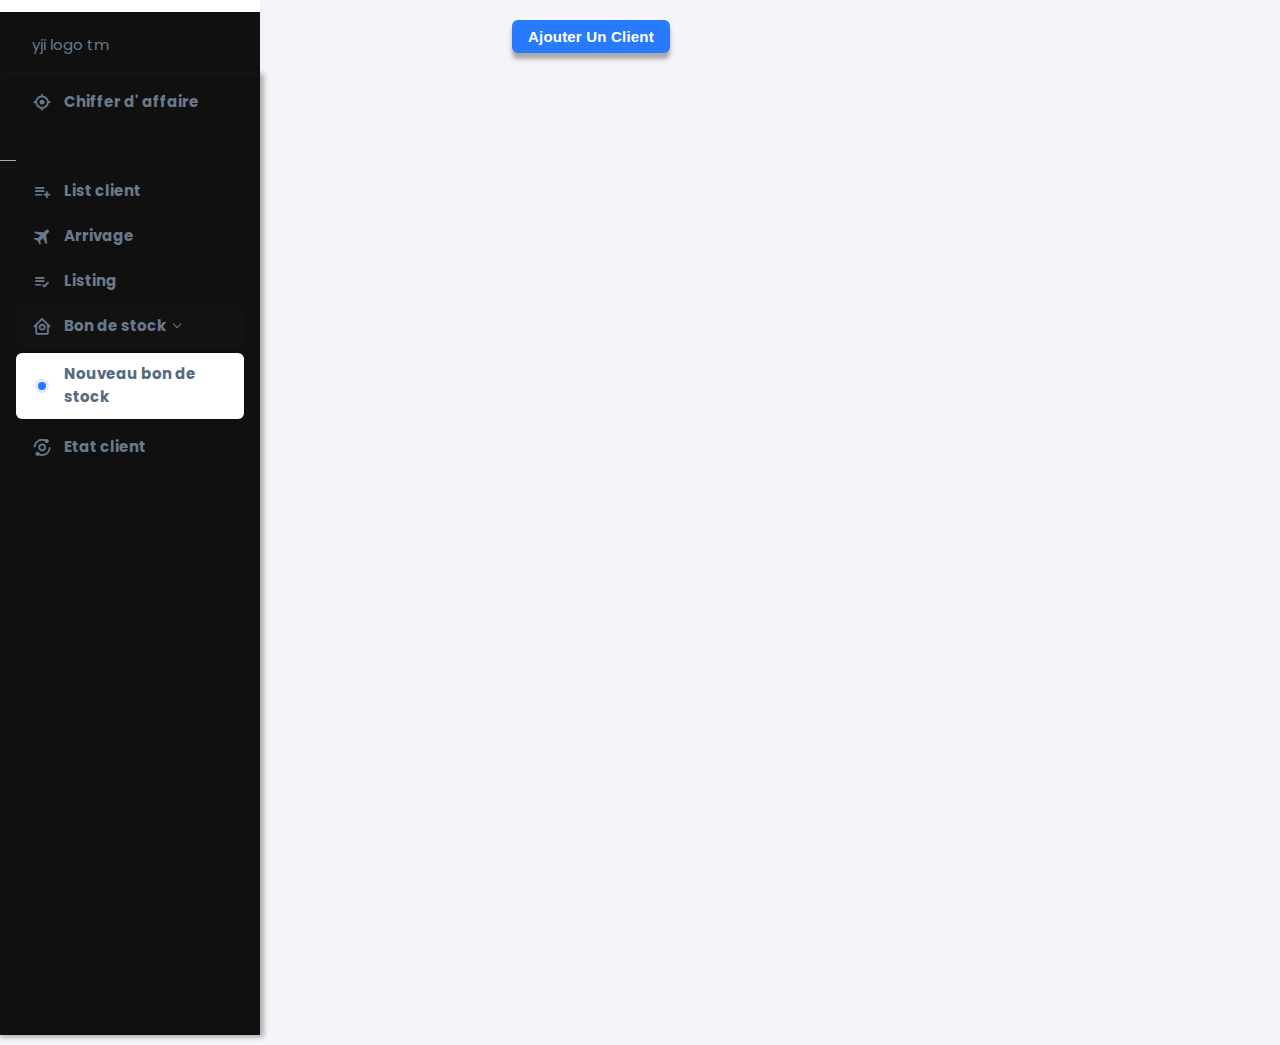
<file: nbonstock.html>
<!DOCTYPE html>

<html
  lang="en"
  dir="ltr"
>
  <head>
    <meta charset="utf-8" />
    <meta
      name="viewport"content="width=device-width, initial-scale=1.0, user-scalable=no, minimum-scale=1.0, maximum-scale=1.0"/>
    <title>new </title>
    <meta name="description" content="" />
    <link rel="icon" type="image/x-icon" href="../assets/img/favicon/favicon.ico" />
    <link rel="preconnect" href="https://fonts.googleapis.com" />
    <link rel="preconnect" href="https://fonts.gstatic.com" crossorigin />
    <link rel="stylesheet" href="assets/vendor/fonts/boxicons.css" />
    <link href="https://fonts.googleapis.com/css2?family=Poppins:ital,wght@0,400;0,500;1,400&display=swap" rel="stylesheet">

    <link rel="stylesheet" href="assets/vendor/css/core.css" class="template-customizer-core-css" />
    <link rel="stylesheet" href="assets/vendor/css/theme-default.css" class="template-customizer-theme-css" />
    <link type="text/css" rel="stylesheet" href="assets/css/demo.css" />
    <script src="assets/js/config.js"></script>
  </head>

  <body>
    <div  class="menumobile ">
      <li class="menu-item ">
        <a href="index.html" class="menu-link">
          <i class="menu-icon tf-icons bx bx-target-lock"></i>
        </a>
      </li>
      <li class="menu-item">
        <a href="list client.html" class="menu-link">
          <i class="menu-icon tf-icons bx bx-list-plus"></i>
        </a>
      </li>

      <li class="menu-item">
        <a href="arrivage.html" class="menu-link">
          <i class="menu-icon tf-icons bx bxs-plane-alt"></i>
        </a>
      </li>
      <!-- item4 -->
      <li class="menu-item">
        <a href="listing.html" class="menu-link">
          <i class="menu-icon tf-icons bx bx-list-check"></i>
        </a>
      </li>
        <!-- item5 -->
        <li class="menu-item  open">
          <a href="bonds.html" class="menu-link dropdown-toggle">
            <i class="menu-icon tf-icons bx bx-home-circle"></i>
          </a>

          <ul class="menu-sub ">
            <li class="menu-item active">
              <a href="nbonstock.html" class="menu-link">
              </a>
            </li>
            
          </ul>
        </li>
        <!-- item6 -->
        <li class="menu-item">
          <a href="etat.html" class="menu-link">
            <i class="menu-icon tf-icons bx bx-analyse"></i>
          </a>
        </li>

    </div>
    <div class="layout-wrapper layout-content-navbar  ">
      <div class="layout-container"  >
        <aside   id="layout-menu" class="layout-menu menu-vertical menu bg-menu-theme ">
          <div style="background-color: rgb(16,16,16);"  class="app-brand demo">
           yji logo tm
          </div>
         
            
      </script>
          <div class="menu-inner-shadow"></div>

          <ul class="menu-inner mm py-1">
           
            <!-- item 1 -->
            <li class="menu-item ">
              <a href="index.html" class="menu-link">
                <i class="menu-icon tf-icons bx bx-target-lock"></i>
                <div data-i18n="Tables">Chiffer d' affaire</div>
              </a>
            </li>
            <!-- item 2 -->
            <li class="menu-header small text-uppercase"><span class="menu-header-text"></span></li>
            
            <li class="menu-item">
              <a href="list client.html" class="menu-link">
                <i class="menu-icon tf-icons bx bx-list-plus"></i>
                <div data-i18n="Basic">List client</div>
              </a>
            </li>
          
            <!-- item 3 -->
            <li class="menu-item">
              <a href="arrivage.html" class="menu-link">
                <i class="menu-icon tf-icons bx bxs-plane-alt"></i>
                <div data-i18n="Boxicons">Arrivage</div>
              </a>
            </li>
            <!-- item4 -->
            <li class="menu-item">
              <a href="listing.html" class="menu-link">
                <i class="menu-icon tf-icons bx bx-list-check"></i>
                <div data-i18n="Tables">Listing</div>
              </a>
            </li>
              <!-- item5 -->
              <li class="menu-item  open">
                <a href="bonds.html" class="menu-link dropdown-toggle">
                  <i class="menu-icon tf-icons bx bx-home-circle"></i>
                  <div data-i18n="Layouts">Bon de stock</div>
                </a>
  
                <ul class="menu-sub ">
                  <li class="menu-item active">
                    <a href="nbonstock.html" class="menu-link">
                      <div data-i18n="Without menu">Nouveau bon de stock</div>
                    </a>
                  </li>
                  
                </ul>
              </li>
             
              <!-- item6 -->
              <li class="menu-item">
                <a href="etat.html" class="menu-link">
                  <i class="menu-icon tf-icons bx bx-analyse"></i>
                  <div data-i18n="Tables">Etat client</div>
                </a>
              </li>
          </ul>
        </aside>
<div class="cont">
  <div class="mod " id="pup">
    <div class="inputs">
<input placeholder="Select le client" type="search" id="client" >  
    </div>
    <button onclick="close_pup()">Anuller</button>
    <button  id="ajouter">Ajouter</button>
   </div>
<div class="contp" id="blur">
 <button class="add " id="add" onclick="show_pup()">Ajouter Un Client</button>
<div id="out" class="ouputs">
  <div class="basepro">
    <input type="search"  id="pro" placeholder="enter le produit">
    <input type="number" onkeyup="ht()" id="Qota" placeholder="Qota">
    <small id="exp">07/20/2023</small>
 <input type="number" onkeyup="ht()" id="remise" placeholder="remise">
    <button id="sub">Ajouter</button>
    </div>
    <input type="number" onkeyup="ht()"  id="prix" placeholder="prix mnb3d ytn7">
    <small id="montant">Montant ht:</small> 
    <table id="tab" >
<thead>
  <tr>
    <th style="border-radius: 6px 0px 0px 0px ;">id</th>
    <th>produit</th>
    <th>Lot</th>
    <th>item 12</th>
    <th>Qota</th>
    <th>Exp</th>
    <th>Prix u</th>
    <th>Montant ht</th>
    <th>item3</th>
    <th>item</th>
    <th>lorem2</th>
    <th>Lorem.</th>
    <th  style="border-radius: 0px 6px 0px 0px ;">Suprmer</th>
   </tr>
</thead>
      <tbody id="tbody">    
      </tbody>
      </table>  
<div class="lesbuttons">
  <button id="rest" class="hide" onclick="reset()">reset</button>
  <button id="valider" class="hide" onclick="skt()">Valider</button>
</div>              
</div>
</div>
</div>  
<div class="inf" id="blurf">
  <div class="infp">
    <div class="row">
                     
      <div  class= "col-lg-12 col-md-12 col-12 mb-4">
        <div class="card mt-3">
          <div class="card-body">
            <div class="card-title d-flex align-items-start justify-content-between">
            </div>
            <h3 class="text-nowrap mb-2">Info product</h3>
            <h5 class="card-title text-nowrap pb-1">qota total :&nbsp;<small class="text-success fw-semibold">bla bla bla</small></h5>
            <h5 class="card-title text-nowrap pb-1">qota total :&nbsp;<small class="text-success fw-semibold">bla bla bla</small></h5>
            <h5 class="card-title text-nowrap pb-1">qota total :&nbsp;<small class="text-success fw-semibold">bla bla bla</small></h5>
            <h5 class="card-title text-nowrap pb-1">qota total :&nbsp;<small class="text-success fw-semibold">bla bla bla</small></h5>
            <h5 class="card-title text-nowrap pb-1">qota total :&nbsp;<small class="text-success fw-semibold">bla bla bla</small></h5>
            <h5 class="card-title text-nowrap pb-1">qota total :&nbsp;<small class="text-success fw-semibold">bla bla bla</small></h5>
          </div>
        </div>
      </div>
    </div>
  </div>
  <div class="infc">
    <div class="row">
                     
                     
      <!-- </div>
  <div class="row"> -->
      <div class="col-12 mb-1">
        <div class="card">
          <div class="card-body">
            <div class="d-flex justify-content-between flex-sm-row flex-column gap-3">
              <div class="d-flex flex-sm-column flex-row align-items-start justify-content-between">
                <div class="card-title">
                  <h3 class="text-nowrap mb-2">Info client  </h3>
                  <h5 class="pb-1">Nom:&nbsp;<small id="nam" class="text-success fw-semibold"> </small></h5>
                  <h5 class="pb-1">Tel:&nbsp;<small id="nam" class="text-success fw-semibold"> </small></h5>
                  <h5 class="pb-1">Règion:&nbsp;<small id="nam" class="text-success fw-semibold"> </small></h5>
                  <h5 class="pb-1">Facteur:&nbsp;<small id="nam" class="text-success fw-semibold"> </small></h5>
                  <h5 class="pb-1">Bl:&nbsp;<small id="bl" class="text-success fw-semibold"> </small></h5>
                </div>
              </div>
              
            </div>
          </div>
        </div>
      </div>
    </div>
  </div>
  <div  class="card  mt-3">
   
    <div class="card-body">
      <div class="card-title d-flex align-items-start justify-content-between">
      </div>
      <h3 class="text-nowrap pb-2">Info product</h3>
      <h5 class="card-title text-nowrap pb-1">qota total :&nbsp;<small class="text-success fw-semibold">bla bla bla</small></h5>
      <h5 class="card-title text-nowrap pb-1">qota total :&nbsp;<small class="text-success fw-semibold">bla bla bla</small></h5>
      <h5 class="card-title text-nowrap pb-1">qota total :&nbsp;<small class="text-success fw-semibold">bla bla bla</small></h5>
      <h5 class="card-title text-nowrap pb-1">qota total :&nbsp;<small class="text-success fw-semibold">bla bla bla</small></h5>
      <h5 class="card-title text-nowrap pb-1">qota total :&nbsp;<small class="text-success fw-semibold">bla bla bla</small></h5>
      <h5 class="card-title text-nowrap pb-1">qota total :&nbsp;<small class="text-success fw-semibold">bla bla bla</small></h5>
    </div>    
  </div>
        </div>
    </div>
</div>
        
<script>
function show_pup(){
document.getElementById('pup').classList.add('open');
document.getElementById('blur').classList.add('blur');
document.getElementById('blurf').classList.add('blur');
}

function close_pup(){
document.getElementById('pup').classList.remove('open');  
document.getElementById('blur').classList.remove('blur');
document.getElementById('blurf').classList.remove('blur');
document.getElementById('ad').classList.add('hide');

}
</script>
<script src="assets/js/table nbd.js"></script>
<script src="assets/vendor/libs/jquery/jquery.js"></script>
<script src="assets/vendor/js/bootstrap.js"></script>
<script src="assets/vendor/js/menu.js"></script>
  </body>
</html>
</file>
<file: assets/vendor/css/core.css>
@charset "UTF-8";
:root {
  --bs-blue: #007bff;
  --bs-indigo: #21b4b9;
  --bs-purple: #21b4b9;
  --bs-pink: #e83e8c;
  --bs-red: #ff3e1d;
  --bs-orange: #fd7e14;
  --bs-yellow: #ffab00;
  --bs-green: #71dd37;
  --bs-teal: #20c997;
  --bs-cyan: #03c3ec;
  --bs-white: #fff;
  --bs-gray: rgba(67, 89, 113, 0.6);
  --bs-gray-dark: rgba(67, 89, 113, 0.8);
  --bs-gray-25: rgba(67, 89, 113, 0.025);
  --bs-gray-50: rgba(67, 89, 113, 0.05);
  --bs-primary: #696cff;
  --bs-secondary: #8592a3;
  --bs-success: #71dd37;
  --bs-info: #03c3ec;
  --bs-warning: #ffab00;
  --bs-danger: #ff3e1d;
  --bs-light: #fcfdfd;
  --bs-dark: #233446;
  --bs-gray: rgba(67, 89, 113, 0.1);
  --bs-primary-rgb: 105, 108, 255;
  --bs-secondary-rgb: 133, 146, 163;
  --bs-success-rgb: 113, 221, 55;
  --bs-info-rgb: 3, 195, 236;
  --bs-warning-rgb: 255, 171, 0;
  --bs-danger-rgb: 255, 62, 29;
  --bs-light-rgb: 252, 253, 253;
  --bs-dark-rgb: 35, 52, 70;
  --bs-gray-rgb: 67, 89, 113;
  --bs-white-rgb: 255, 255, 255;
  --bs-black-rgb: 67, 89, 113;
  --bs-body-color-rgb: 105, 122, 141;
  --bs-body-bg-rgb: 245, 245, 249;
  --bs-font-sans-serif: "Public Sans", -apple-system, BlinkMacSystemFont, "Segoe UI", "Oxygen", "Ubuntu", "Cantarell", "Fira Sans", "Droid Sans", "Helvetica Neue", sans-serif;
  --bs-font-monospace: "SFMono-Regular", Menlo, Monaco, Consolas, "Liberation Mono", "Courier New", monospace;
  --bs-gradient: linear-gradient(180deg, rgba(255, 255, 255, 0.15), rgba(255, 255, 255, 0));
  --bs-root-font-size: 16px;
  --bs-body-font-family: var(--bs-font-sans-serif);
  --bs-body-font-size: 0.9375rem;
  --bs-body-font-weight: 400;
  --bs-body-line-height: 1.53;
  --bs-body-color: #697a8d;
  --bs-body-bg: #f5f5f9;
}

*,
*::before,
*::after {
  box-sizing: border-box;
}

:root {
  font-size: var(--bs-root-font-size);
}
@media (prefers-reduced-motion: no-preference) {
  :root {
    scroll-behavior: smooth;
  }
}

body {
  margin: 0;
  font-family: var(--bs-body-font-family);
  font-size: var(--bs-body-font-size);
  font-weight: var(--bs-body-font-weight);
  line-height: var(--bs-body-line-height);
  color: var(--bs-body-color);
  text-align: var(--bs-body-text-align);
  background-color: var(--bs-body-bg);
  -webkit-text-size-adjust: 100%;
  -webkit-tap-highlight-color: rgba(67, 89, 113, 0);
}

hr {
  margin: 1rem 0;
  color: #d9dee3;
  background-color: currentColor;
  border: 0;
  opacity: 1;
}

hr:not([size]) {
  height: 1px;
}

h6, .h6, h5, .h5, h4, .h4, h3, .h3, h2, .h2, h1, .h1 {
  margin-top: 0;
  margin-bottom: 1rem;
  font-weight: 500;
  line-height: 1.1;
  color: #566a7f;
}

h1, .h1 {
  font-size: calc(1.3625rem + 1.35vw);
}
@media (min-width: 1200px) {
  h1, .h1 {
    font-size: 2.375rem;
  }
}

h2, .h2 {
  font-size: calc(1.325rem + 0.9vw);
}
@media (min-width: 1200px) {
  h2, .h2 {
    font-size: 2rem;
  }
}

h3, .h3 {
  font-size: calc(1.2875rem + 0.45vw);
}
@media (min-width: 1200px) {
  h3, .h3 {
    font-size: 1.625rem;
  }
}

h4, .h4 {
  font-size: calc(1.2625rem + 0.15vw);
}
@media (min-width: 1200px) {
  h4, .h4 {
    font-size: 1.375rem;
  }
}

h5, .h5 {
  font-size: 1.125rem;
}

h6, .h6 {
  font-size: 0.9375rem;
}

p {
  margin-top: 0;
  margin-bottom: 1rem;
}

abbr[title],
abbr[data-bs-original-title] {
  -webkit-text-decoration: underline dotted;
          text-decoration: underline dotted;
  cursor: help;
  -webkit-text-decoration-skip-ink: none;
          text-decoration-skip-ink: none;
}

address {
  margin-bottom: 1rem;
  font-style: normal;
  line-height: inherit;
}

ol,
ul {
  padding-left: 2rem;
}

ol,
ul,
dl {
  margin-top: 0;
  margin-bottom: 1rem;
}

ol ol,
ul ul,
ol ul,
ul ol {
  margin-bottom: 0;
}

dt {
  font-weight: 700;
}

dd {
  margin-bottom: 0.5rem;
  margin-left: 0;
}

blockquote {
  margin: 0 0 1rem;
}

b,
strong {
  font-weight: 900;
}

small, .small {
  font-size: 85%;
}

mark, .mark {
  padding: 0.2em;
  background-color: #fcf8e3;
}

sub,
sup {
  position: relative;
  font-size: 0.75em;
  line-height: 0;
  vertical-align: baseline;
}

sub {
  bottom: -0.25em;
}

sup {
  top: -0.5em;
}

a {
  color:#4587f1;
  text-decoration: none;
}
a:hover {
  color: #16a2a7;
}

a:not([href]):not([class]), a:not([href]):not([class]):hover {
  color: inherit;
  text-decoration: none;
}

pre,
code,
kbd,
samp {
  font-family: var(--bs-font-monospace);
  font-size: 1em;
  direction: ltr /* rtl:ignore */;
  unicode-bidi: bidi-override;
}

pre {
  display: block;
  margin-top: 0;
  margin-bottom: 1rem;
  overflow: auto;
  font-size: 85%;
}
pre code {
  font-size: inherit;
  color: inherit;
  word-break: normal;
}

code {
  font-size: 85%;
  color: #e83e8c;
  word-wrap: break-word;
}
a > code {
  color: inherit;
}

kbd {
  padding: 0.2rem 0.4rem;
  font-size: 85%;
  color: #fff;
  background-color: rgba(67, 89, 113, 0.9);
  border-radius: 0.25rem;
}
kbd kbd {
  padding: 0;
  font-size: 1em;
  font-weight: 700;
}

figure {
  margin: 0 0 1rem;
}

img,
svg {
  vertical-align: middle;
}

table {
  caption-side: bottom;
  border-collapse: collapse;
}

caption {
  padding-top: 0.625rem;
  padding-bottom: 0.625rem;
  color: #a1acb8;
  text-align: left;
}

th {
  font-weight: 600;
  text-align: inherit;
  text-align: -webkit-match-parent;
}

thead,
tbody,
tfoot,
tr,
td,
th {
  border-color: inherit;
  border-style: solid;
  border-width: 0;
}

label {
  display: inline-block;
}

button {
  border-radius: 0;
}

button:focus:not(:focus-visible) {
  outline: 0;
}

input,
button,
select,
optgroup,
textarea {
  margin: 0;
  font-family: inherit;
  font-size: inherit;
  line-height: inherit;
}

button,
select {
  text-transform: none;
}

[role=button] {
  cursor: pointer;
}

select {
  word-wrap: normal;
}
select:disabled {
  opacity: 1;
}

[list]::-webkit-calendar-picker-indicator {
  display: none;
}

button,
[type=button],
[type=reset],
[type=submit] {
  -webkit-appearance: button;
}
button:not(:disabled),
[type=button]:not(:disabled),
[type=reset]:not(:disabled),
[type=submit]:not(:disabled) {
  cursor: pointer;
}

::-moz-focus-inner {
  padding: 0;
  border-style: none;
}

textarea {
  resize: vertical;
}

fieldset {
  min-width: 0;
  padding: 0;
  margin: 0;
  border: 0;
}

legend {
  float: left;
  width: 100%;
  padding: 0;
  margin-bottom: 0.5rem;
  font-size: calc(1.275rem + 0.3vw);
  line-height: inherit;
}
@media (min-width: 1200px) {
  legend {
    font-size: 1.5rem;
  }
}
legend + * {
  clear: left;
}

::-webkit-datetime-edit-fields-wrapper,
::-webkit-datetime-edit-text,
::-webkit-datetime-edit-minute,
::-webkit-datetime-edit-hour-field,
::-webkit-datetime-edit-day-field,
::-webkit-datetime-edit-month-field,
::-webkit-datetime-edit-year-field {
  padding: 0;
}

::-webkit-inner-spin-button {
  height: auto;
}

[type=search] {
  outline-offset: -2px;
  -webkit-appearance: textfield;
}

/* rtl:raw:
[type="tel"],
[type="url"],
[type="email"],
[type="number"] {
  direction: ltr;
}
*/
::-webkit-search-decoration {
  -webkit-appearance: none;
}

::-webkit-color-swatch-wrapper {
  padding: 0;
}

::file-selector-button {
  font: inherit;
}

::-webkit-file-upload-button {
  font: inherit;
  -webkit-appearance: button;
}

output {
  display: inline-block;
}

iframe {
  border: 0;
}

summary {
  display: list-item;
  cursor: pointer;
}

progress {
  vertical-align: baseline;
}

[hidden] {
  display: none !important;
}

.lead {
  font-size: 1.0546875rem;
  font-weight: 400;
}

.display-1 {
  font-size: calc(1.525rem + 3.3vw);
  font-weight: 500;
  line-height: 1.1;
}
@media (min-width: 1200px) {
  .display-1 {
    font-size: 4rem;
  }
}

.display-2 {
  font-size: calc(1.475rem + 2.7vw);
  font-weight: 500;
  line-height: 1.1;
}
@media (min-width: 1200px) {
  .display-2 {
    font-size: 3.5rem;
  }
}

.display-3 {
  font-size: calc(1.425rem + 2.1vw);
  font-weight: 500;
  line-height: 1.1;
}
@media (min-width: 1200px) {
  .display-3 {
    font-size: 3rem;
  }
}

.display-4 {
  font-size: calc(1.375rem + 1.5vw);
  font-weight: 500;
  line-height: 1.1;
}
@media (min-width: 1200px) {
  .display-4 {
    font-size: 2.5rem;
  }
}

.display-5 {
  font-size: calc(1.325rem + 0.9vw);
  font-weight: 500;
  line-height: 1.1;
}
@media (min-width: 1200px) {
  .display-5 {
    font-size: 2rem;
  }
}

.display-6 {
  font-size: calc(1.275rem + 0.3vw);
  font-weight: 500;
  line-height: 1.1;
}
@media (min-width: 1200px) {
  .display-6 {
    font-size: 1.5rem;
  }
}

.list-unstyled {
  padding-left: 0;
  list-style: none;
}

.list-inline {
  padding-left: 0;
  list-style: none;
}

.list-inline-item {
  display: inline-block;
}
.list-inline-item:not(:last-child) {
  margin-right: 0.5rem;
}

.initialism {
  font-size: 85%;
  text-transform: uppercase;
}

.blockquote {
  margin-bottom: 1rem;
  font-size: 1.0546875rem;
}
.blockquote > :last-child {
  margin-bottom: 0;
}

.blockquote-footer {
  margin-top: -1rem;
  margin-bottom: 1rem;
  font-size: 85%;
  color: rgba(67, 89, 113, 0.6);
}
.blockquote-footer::before {
  content: "— ";
}

.img-fluid {
  max-width: 100%;
  height: auto;
}


.container,
.container-fluid,
.container-xxl,
.container-xl,
.container-lg,
.container-md,
.container-sm {
  width: 100%;
  padding-right: var(--bs-gutter-x, 1.625rem);
  padding-left: var(--bs-gutter-x, 1.625rem);
  margin-right: auto;
  margin-left: auto;
}

@media (min-width: 576px) {
  .container-sm, .container {
    max-width: 540px;
  }
}
@media (min-width: 768px) {
  .container-md, .container-sm, .container {
    max-width: 720px;
  }
}
@media (min-width: 992px) {
  .container-lg, .container-md, .container-sm, .container {
    max-width: 960px;
  }
}
@media (min-width: 1200px) {
  .container-xl, .container-lg, .container-md, .container-sm, .container {
    max-width: 1140px;
  }
}
@media (min-width: 1400px) {
  .container-xxl, .container-xl, .container-lg, .container-md, .container-sm, .container {
    max-width: 1440px;
  }
}
.row {
  --bs-gutter-x: 1.625rem;
  --bs-gutter-y: 0;
  display: flex;
  flex-wrap: wrap;
  margin-top: calc(-1 * var(--bs-gutter-y));
  margin-right: calc(-0.5 * var(--bs-gutter-x));
  margin-left: calc(-0.5 * var(--bs-gutter-x));
}
.row > * {
  flex-shrink: 0;
  width: 100%;
  max-width: 100%;
  padding-right: calc(var(--bs-gutter-x) * 0.5);
  padding-left: calc(var(--bs-gutter-x) * 0.5);
  margin-top: var(--bs-gutter-y);
}

.col {
  flex: 1 0 0%;
}

.row-cols-auto > * {
  flex: 0 0 auto;
  width: auto;
}

.row-cols-1 > * {
  flex: 0 0 auto;
  width: 100%;
}

.row-cols-2 > * {
  flex: 0 0 auto;
  width: 50%;
}

.row-cols-3 > * {
  flex: 0 0 auto;
  width: 33.3333333333%;
}

.row-cols-4 > * {
  flex: 0 0 auto;
  width: 25%;
}

.row-cols-5 > * {
  flex: 0 0 auto;
  width: 20%;
}

.row-cols-6 > * {
  flex: 0 0 auto;
  width: 16.6666666667%;
}

.col-auto {
  flex: 0 0 auto;
  width: auto;
}

.col-1 {
  flex: 0 0 auto;
  width: 8.33333333%;
}

.col-2 {
  flex: 0 0 auto;
  width: 16.66666667%;
}

.col-3 {
  flex: 0 0 auto;
  width: 25%;
}

.col-4 {
  flex: 0 0 auto;
  width: 33.33333333%;
}

.col-5 {
  flex: 0 0 auto;
  width: 41.66666667%;
}

.col-6 {
  flex: 0 0 auto;
  width: 50%;
}

.col-7 {
  flex: 0 0 auto;
  width: 58.33333333%;
}

.col-8 {
  flex: 0 0 auto;
  width: 66.66666667%;
}

.col-9 {
  flex: 0 0 auto;
  width: 75%;
}

.col-10 {
  flex: 0 0 auto;
  width: 83.33333333%;
}

.col-11 {
  flex: 0 0 auto;
  width: 91.66666667%;
}

.col-12 {
  flex: 0 0 auto;
  width: 100%;
}

.offset-1 {
  margin-left: 8.33333333%;
}

.offset-2 {
  margin-left: 16.66666667%;
}

.offset-3 {
  margin-left: 25%;
}

.offset-4 {
  margin-left: 33.33333333%;
}

.offset-5 {
  margin-left: 41.66666667%;
}

.offset-6 {
  margin-left: 50%;
}

.offset-7 {
  margin-left: 58.33333333%;
}

.offset-8 {
  margin-left: 66.66666667%;
}

.offset-9 {
  margin-left: 75%;
}

.offset-10 {
  margin-left: 83.33333333%;
}

.offset-11 {
  margin-left: 91.66666667%;
}

.g-0,
.gx-0 {
  --bs-gutter-x: 0;
}

.g-0,
.gy-0 {
  --bs-gutter-y: 0;
}

.g-1,
.gx-1 {
  --bs-gutter-x: 0.25rem;
}

.g-1,
.gy-1 {
  --bs-gutter-y: 0.25rem;
}

.g-2,
.gx-2 {
  --bs-gutter-x: 0.5rem;
}

.g-2,
.gy-2 {
  --bs-gutter-y: 0.5rem;
}

.g-3,
.gx-3 {
  --bs-gutter-x: 1rem;
}

.g-3,
.gy-3 {
  --bs-gutter-y: 1rem;
}

.g-4,
.gx-4 {
  --bs-gutter-x: 1.5rem;
}

.g-4,
.gy-4 {
  --bs-gutter-y: 1.5rem;
}

.g-5,
.gx-5 {
  --bs-gutter-x: 3rem;
}

.g-5,
.gy-5 {
  --bs-gutter-y: 3rem;
}

@media (min-width: 576px) {
  .col-sm {
    flex: 1 0 0%;
  }

  .row-cols-sm-auto > * {
    flex: 0 0 auto;
    width: auto;
  }

  .row-cols-sm-1 > * {
    flex: 0 0 auto;
    width: 100%;
  }

  .row-cols-sm-2 > * {
    flex: 0 0 auto;
    width: 50%;
  }

  .row-cols-sm-3 > * {
    flex: 0 0 auto;
    width: 33.3333333333%;
  }

  .row-cols-sm-4 > * {
    flex: 0 0 auto;
    width: 25%;
  }

  .row-cols-sm-5 > * {
    flex: 0 0 auto;
    width: 20%;
  }

  .row-cols-sm-6 > * {
    flex: 0 0 auto;
    width: 16.6666666667%;
  }

  .col-sm-auto {
    flex: 0 0 auto;
    width: auto;
  }

  .col-sm-1 {
    flex: 0 0 auto;
    width: 8.33333333%;
  }

  .col-sm-2 {
    flex: 0 0 auto;
    width: 16.66666667%;
  }

  .col-sm-3 {
    flex: 0 0 auto;
    width: 25%;
  }

  .col-sm-4 {
    flex: 0 0 auto;
    width: 33.33333333%;
  }

  .col-sm-5 {
    flex: 0 0 auto;
    width: 41.66666667%;
  }

  .col-sm-6 {
    flex: 0 0 auto;
    width: 50%;
  }

  .col-sm-7 {
    flex: 0 0 auto;
    width: 58.33333333%;
  }

  .col-sm-8 {
    flex: 0 0 auto;
    width: 66.66666667%;
  }

  .col-sm-9 {
    flex: 0 0 auto;
    width: 75%;
  }

  .col-sm-10 {
    flex: 0 0 auto;
    width: 83.33333333%;
  }

  .col-sm-11 {
    flex: 0 0 auto;
    width: 91.66666667%;
  }

  .col-sm-12 {
    flex: 0 0 auto;
    width: 100%;
  }

  .offset-sm-0 {
    margin-left: 0;
  }

  .offset-sm-1 {
    margin-left: 8.33333333%;
  }

  .offset-sm-2 {
    margin-left: 16.66666667%;
  }

  .offset-sm-3 {
    margin-left: 25%;
  }

  .offset-sm-4 {
    margin-left: 33.33333333%;
  }

  .offset-sm-5 {
    margin-left: 41.66666667%;
  }

  .offset-sm-6 {
    margin-left: 50%;
  }

  .offset-sm-7 {
    margin-left: 58.33333333%;
  }

  .offset-sm-8 {
    margin-left: 66.66666667%;
  }

  .offset-sm-9 {
    margin-left: 75%;
  }

  .offset-sm-10 {
    margin-left: 83.33333333%;
  }

  .offset-sm-11 {
    margin-left: 91.66666667%;
  }

  .g-sm-0,
.gx-sm-0 {
    --bs-gutter-x: 0;
  }

  .g-sm-0,
.gy-sm-0 {
    --bs-gutter-y: 0;
  }

  .g-sm-1,
.gx-sm-1 {
    --bs-gutter-x: 0.25rem;
  }

  .g-sm-1,
.gy-sm-1 {
    --bs-gutter-y: 0.25rem;
  }

  .g-sm-2,
.gx-sm-2 {
    --bs-gutter-x: 0.5rem;
  }

  .g-sm-2,
.gy-sm-2 {
    --bs-gutter-y: 0.5rem;
  }

  .g-sm-3,
.gx-sm-3 {
    --bs-gutter-x: 1rem;
  }

  .g-sm-3,
.gy-sm-3 {
    --bs-gutter-y: 1rem;
  }

  .g-sm-4,
.gx-sm-4 {
    --bs-gutter-x: 1.5rem;
  }

  .g-sm-4,
.gy-sm-4 {
    --bs-gutter-y: 1.5rem;
  }

  .g-sm-5,
.gx-sm-5 {
    --bs-gutter-x: 3rem;
  }

  .g-sm-5,
.gy-sm-5 {
    --bs-gutter-y: 3rem;
  }
}
@media (min-width: 768px) {
  .col-md {
    flex: 1 0 0%;
  }

  .row-cols-md-auto > * {
    flex: 0 0 auto;
    width: auto;
  }

  .row-cols-md-1 > * {
    flex: 0 0 auto;
    width: 100%;
  }

  .row-cols-md-2 > * {
    flex: 0 0 auto;
    width: 50%;
  }

  .row-cols-md-3 > * {
    flex: 0 0 auto;
    width: 33.3333333333%;
  }

  .row-cols-md-4 > * {
    flex: 0 0 auto;
    width: 25%;
  }

  .row-cols-md-5 > * {
    flex: 0 0 auto;
    width: 20%;
  }

  .row-cols-md-6 > * {
    flex: 0 0 auto;
    width: 16.6666666667%;
  }

  .col-md-auto {
    flex: 0 0 auto;
    width: auto;
  }

  .col-md-1 {
    flex: 0 0 auto;
    width: 8.33333333%;
  }

  .col-md-2 {
    flex: 0 0 auto;
    width: 16.66666667%;
  }

  .col-md-3 {
    flex: 0 0 auto;
    width: 25%;
  }

  .col-md-4 {
    flex: 0 0 auto;
    width: 33.33333333%;
  }

  .col-md-5 {
    flex: 0 0 auto;
    width: 41.66666667%;
  }

  .col-md-6 {
    flex: 0 0 auto;
    width: 50%;
  }

  .col-md-7 {
    flex: 0 0 auto;
    width: 58.33333333%;
  }

  .col-md-8 {
    flex: 0 0 auto;
    width: 66.66666667%;
  }

  .col-md-9 {
    flex: 0 0 auto;
    width: 75%;
  }

  .col-md-10 {
    flex: 0 0 auto;
    width: 83.33333333%;
  }

  .col-md-11 {
    flex: 0 0 auto;
    width: 91.66666667%;
  }

  .col-md-12 {
    flex: 0 0 auto;
    width: 100%;
  }

  .offset-md-0 {
    margin-left: 0;
  }

  .offset-md-1 {
    margin-left: 8.33333333%;
  }

  .offset-md-2 {
    margin-left: 16.66666667%;
  }

  .offset-md-3 {
    margin-left: 25%;
  }

  .offset-md-4 {
    margin-left: 33.33333333%;
  }

  .offset-md-5 {
    margin-left: 41.66666667%;
  }

  .offset-md-6 {
    margin-left: 50%;
  }

  .offset-md-7 {
    margin-left: 58.33333333%;
  }

  .offset-md-8 {
    margin-left: 66.66666667%;
  }

  .offset-md-9 {
    margin-left: 75%;
  }

  .offset-md-10 {
    margin-left: 83.33333333%;
  }

  .offset-md-11 {
    margin-left: 91.66666667%;
  }

  .g-md-0,
.gx-md-0 {
    --bs-gutter-x: 0;
  }

  .g-md-0,
.gy-md-0 {
    --bs-gutter-y: 0;
  }

  .g-md-1,
.gx-md-1 {
    --bs-gutter-x: 0.25rem;
  }

  .g-md-1,
.gy-md-1 {
    --bs-gutter-y: 0.25rem;
  }

  .g-md-2,
.gx-md-2 {
    --bs-gutter-x: 0.5rem;
  }

  .g-md-2,
.gy-md-2 {
    --bs-gutter-y: 0.5rem;
  }

  .g-md-3,
.gx-md-3 {
    --bs-gutter-x: 1rem;
  }

  .g-md-3,
.gy-md-3 {
    --bs-gutter-y: 1rem;
  }

  .g-md-4,
.gx-md-4 {
    --bs-gutter-x: 1.5rem;
  }

  .g-md-4,
.gy-md-4 {
    --bs-gutter-y: 1.5rem;
  }

  .g-md-5,
.gx-md-5 {
    --bs-gutter-x: 3rem;
  }

  .g-md-5,
.gy-md-5 {
    --bs-gutter-y: 3rem;
  }
}
@media (min-width: 992px) {
  .col-lg {
    flex: 1 0 0%;
  }

  .row-cols-lg-auto > * {
    flex: 0 0 auto;
    width: auto;
  }

  .row-cols-lg-1 > * {
    flex: 0 0 auto;
    width: 100%;
  }

  .row-cols-lg-2 > * {
    flex: 0 0 auto;
    width: 50%;
  }

  .row-cols-lg-3 > * {
    flex: 0 0 auto;
    width: 33.3333333333%;
  }

  .row-cols-lg-4 > * {
    flex: 0 0 auto;
    width: 25%;
  }

  .row-cols-lg-5 > * {
    flex: 0 0 auto;
    width: 20%;
  }

  .row-cols-lg-6 > * {
    flex: 0 0 auto;
    width: 16.6666666667%;
  }

  .col-lg-auto {
    flex: 0 0 auto;
    width: auto;
  }

  .col-lg-1 {
    flex: 0 0 auto;
    width: 8.33333333%;
  }

  .col-lg-2 {
    flex: 0 0 auto;
    width: 16.66666667%;
  }

  .col-lg-3 {
    flex: 0 0 auto;
    width: 25%;
  }

  .col-lg-4 {
    flex: 0 0 auto;
    width: 33.33333333%;
  }

  .col-lg-5 {
    flex: 0 0 auto;
    width: 41.66666667%;
  }

  .col-lg-6 {
    flex: 0 0 auto;
    width: 50%;
  }

  .col-lg-7 {
    flex: 0 0 auto;
    width: 58.33333333%;
  }

  .col-lg-8 {
    flex: 0 0 auto;
    width: 66.66666667%;
  }

  .col-lg-9 {
    flex: 0 0 auto;
    width: 75%;
  }

  .col-lg-10 {
    flex: 0 0 auto;
    width: 83.33333333%;
  }

  .col-lg-11 {
    flex: 0 0 auto;
    width: 91.66666667%;
  }

  .col-lg-12 {
    flex: 0 0 auto;
    width: 100%;
  }

  .offset-lg-0 {
    margin-left: 0;
  }

  .offset-lg-1 {
    margin-left: 8.33333333%;
  }

  .offset-lg-2 {
    margin-left: 16.66666667%;
  }

  .offset-lg-3 {
    margin-left: 25%;
  }

  .offset-lg-4 {
    margin-left: 33.33333333%;
  }

  .offset-lg-5 {
    margin-left: 41.66666667%;
  }

  .offset-lg-6 {
    margin-left: 50%;
  }

  .offset-lg-7 {
    margin-left: 58.33333333%;
  }

  .offset-lg-8 {
    margin-left: 66.66666667%;
  }

  .offset-lg-9 {
    margin-left: 75%;
  }

  .offset-lg-10 {
    margin-left: 83.33333333%;
  }

  .offset-lg-11 {
    margin-left: 91.66666667%;
  }

  .g-lg-0,
.gx-lg-0 {
    --bs-gutter-x: 0;
  }

  .g-lg-0,
.gy-lg-0 {
    --bs-gutter-y: 0;
  }

  .g-lg-1,
.gx-lg-1 {
    --bs-gutter-x: 0.25rem;
  }

  .g-lg-1,
.gy-lg-1 {
    --bs-gutter-y: 0.25rem;
  }

  .g-lg-2,
.gx-lg-2 {
    --bs-gutter-x: 0.5rem;
  }

  .g-lg-2,
.gy-lg-2 {
    --bs-gutter-y: 0.5rem;
  }

  .g-lg-3,
.gx-lg-3 {
    --bs-gutter-x: 1rem;
  }

  .g-lg-3,
.gy-lg-3 {
    --bs-gutter-y: 1rem;
  }

  .g-lg-4,
.gx-lg-4 {
    --bs-gutter-x: 1.5rem;
  }

  .g-lg-4,
.gy-lg-4 {
    --bs-gutter-y: 1.5rem;
  }

  .g-lg-5,
.gx-lg-5 {
    --bs-gutter-x: 3rem;
  }

  .g-lg-5,
.gy-lg-5 {
    --bs-gutter-y: 3rem;
  }
}
@media (min-width: 1200px) {
  .col-xl {
    flex: 1 0 0%;
  }

  .row-cols-xl-auto > * {
    flex: 0 0 auto;
    width: auto;
  }

  .row-cols-xl-1 > * {
    flex: 0 0 auto;
    width: 100%;
  }

  .row-cols-xl-2 > * {
    flex: 0 0 auto;
    width: 50%;
  }

  .row-cols-xl-3 > * {
    flex: 0 0 auto;
    width: 33.3333333333%;
  }

  .row-cols-xl-4 > * {
    flex: 0 0 auto;
    width: 25%;
  }

  .row-cols-xl-5 > * {
    flex: 0 0 auto;
    width: 20%;
  }

  .row-cols-xl-6 > * {
    flex: 0 0 auto;
    width: 16.6666666667%;
  }

  .col-xl-auto {
    flex: 0 0 auto;
    width: auto;
  }

  .col-xl-1 {
    flex: 0 0 auto;
    width: 8.33333333%;
  }

  .col-xl-2 {
    flex: 0 0 auto;
    width: 16.66666667%;
  }

  .col-xl-3 {
    flex: 0 0 auto;
    width: 25%;
  }

  .col-xl-4 {
    flex: 0 0 auto;
    width: 33.33333333%;
  }

  .col-xl-5 {
    flex: 0 0 auto;
    width: 41.66666667%;
  }

  .col-xl-6 {
    flex: 0 0 auto;
    width: 50%;
  }

  .col-xl-7 {
    flex: 0 0 auto;
    width: 58.33333333%;
  }

  .col-xl-8 {
    flex: 0 0 auto;
    width: 66.66666667%;
  }

  .col-xl-9 {
    flex: 0 0 auto;
    width: 75%;
  }

  .col-xl-10 {
    flex: 0 0 auto;
    width: 83.33333333%;
  }

  .col-xl-11 {
    flex: 0 0 auto;
    width: 91.66666667%;
  }

  .col-xl-12 {
    flex: 0 0 auto;
    width: 100%;
  }

  .offset-xl-0 {
    margin-left: 0;
  }

  .offset-xl-1 {
    margin-left: 8.33333333%;
  }

  .offset-xl-2 {
    margin-left: 16.66666667%;
  }

  .offset-xl-3 {
    margin-left: 25%;
  }

  .offset-xl-4 {
    margin-left: 33.33333333%;
  }

  .offset-xl-5 {
    margin-left: 41.66666667%;
  }

  .offset-xl-6 {
    margin-left: 50%;
  }

  .offset-xl-7 {
    margin-left: 58.33333333%;
  }

  .offset-xl-8 {
    margin-left: 66.66666667%;
  }

  .offset-xl-9 {
    margin-left: 75%;
  }

  .offset-xl-10 {
    margin-left: 83.33333333%;
  }

  .offset-xl-11 {
    margin-left: 91.66666667%;
  }

  .g-xl-0,
.gx-xl-0 {
    --bs-gutter-x: 0;
  }

  .g-xl-0,
.gy-xl-0 {
    --bs-gutter-y: 0;
  }

  .g-xl-1,
.gx-xl-1 {
    --bs-gutter-x: 0.25rem;
  }

  .g-xl-1,
.gy-xl-1 {
    --bs-gutter-y: 0.25rem;
  }

  .g-xl-2,
.gx-xl-2 {
    --bs-gutter-x: 0.5rem;
  }

  .g-xl-2,
.gy-xl-2 {
    --bs-gutter-y: 0.5rem;
  }

  .g-xl-3,
.gx-xl-3 {
    --bs-gutter-x: 1rem;
  }

  .g-xl-3,
.gy-xl-3 {
    --bs-gutter-y: 1rem;
  }

  .g-xl-4,
.gx-xl-4 {
    --bs-gutter-x: 1.5rem;
  }

  .g-xl-4,
.gy-xl-4 {
    --bs-gutter-y: 1.5rem;
  }

  .g-xl-5,
.gx-xl-5 {
    --bs-gutter-x: 3rem;
  }

  .g-xl-5,
.gy-xl-5 {
    --bs-gutter-y: 3rem;
  }
}
@media (min-width: 1400px) {
  .col-xxl {
    flex: 1 0 0%;
  }

  .row-cols-xxl-auto > * {
    flex: 0 0 auto;
    width: auto;
  }

  .row-cols-xxl-1 > * {
    flex: 0 0 auto;
    width: 100%;
  }

  .row-cols-xxl-2 > * {
    flex: 0 0 auto;
    width: 50%;
  }

  .row-cols-xxl-3 > * {
    flex: 0 0 auto;
    width: 33.3333333333%;
  }

  .row-cols-xxl-4 > * {
    flex: 0 0 auto;
    width: 25%;
  }

  .row-cols-xxl-5 > * {
    flex: 0 0 auto;
    width: 20%;
  }

  .row-cols-xxl-6 > * {
    flex: 0 0 auto;
    width: 16.6666666667%;
  }

  .col-xxl-auto {
    flex: 0 0 auto;
    width: auto;
  }

  .col-xxl-1 {
    flex: 0 0 auto;
    width: 8.33333333%;
  }

  .col-xxl-2 {
    flex: 0 0 auto;
    width: 16.66666667%;
  }

  .col-xxl-3 {
    flex: 0 0 auto;
    width: 25%;
  }

  .col-xxl-4 {
    flex: 0 0 auto;
    width: 33.33333333%;
  }

  .col-xxl-5 {
    flex: 0 0 auto;
    width: 41.66666667%;
  }

  .col-xxl-6 {
    flex: 0 0 auto;
    width: 50%;
  }

  .col-xxl-7 {
    flex: 0 0 auto;
    width: 58.33333333%;
  }

  .col-xxl-8 {
    flex: 0 0 auto;
    width: 66.66666667%;
  }

  .col-xxl-9 {
    flex: 0 0 auto;
    width: 75%;
  }

  .col-xxl-10 {
    flex: 0 0 auto;
    width: 83.33333333%;
  }

  .col-xxl-11 {
    flex: 0 0 auto;
    width: 91.66666667%;
  }

  .col-xxl-12 {
    flex: 0 0 auto;
    width: 100%;
  }

  .offset-xxl-0 {
    margin-left: 0;
  }

  .offset-xxl-1 {
    margin-left: 8.33333333%;
  }

  .offset-xxl-2 {
    margin-left: 16.66666667%;
  }

  .offset-xxl-3 {
    margin-left: 25%;
  }

  .offset-xxl-4 {
    margin-left: 33.33333333%;
  }

  .offset-xxl-5 {
    margin-left: 41.66666667%;
  }

  .offset-xxl-6 {
    margin-left: 50%;
  }

  .offset-xxl-7 {
    margin-left: 58.33333333%;
  }

  .offset-xxl-8 {
    margin-left: 66.66666667%;
  }

  .offset-xxl-9 {
    margin-left: 75%;
  }

  .offset-xxl-10 {
    margin-left: 83.33333333%;
  }

  .offset-xxl-11 {
    margin-left: 91.66666667%;
  }

  .g-xxl-0,
.gx-xxl-0 {
    --bs-gutter-x: 0;
  }

  .g-xxl-0,
.gy-xxl-0 {
    --bs-gutter-y: 0;
  }

  .g-xxl-1,
.gx-xxl-1 {
    --bs-gutter-x: 0.25rem;
  }

  .g-xxl-1,
.gy-xxl-1 {
    --bs-gutter-y: 0.25rem;
  }

  .g-xxl-2,
.gx-xxl-2 {
    --bs-gutter-x: 0.5rem;
  }

  .g-xxl-2,
.gy-xxl-2 {
    --bs-gutter-y: 0.5rem;
  }

  .g-xxl-3,
.gx-xxl-3 {
    --bs-gutter-x: 1rem;
  }

  .g-xxl-3,
.gy-xxl-3 {
    --bs-gutter-y: 1rem;
  }

  .g-xxl-4,
.gx-xxl-4 {
    --bs-gutter-x: 1.5rem;
  }

  .g-xxl-4,
.gy-xxl-4 {
    --bs-gutter-y: 1.5rem;
  }

  .g-xxl-5,
.gx-xxl-5 {
    --bs-gutter-x: 3rem;
  }

  .g-xxl-5,
.gy-xxl-5 {
    --bs-gutter-y: 3rem;
  }
}
.table {
  --bs-table-bg: transparent;
  --bs-table-accent-bg: transparent;
  --bs-table-striped-color: #697a8d;
  --bs-table-striped-bg: #f9fafb;
  --bs-table-active-color: #697a8d;
  --bs-table-active-bg: rgba(67, 89, 113, 0.1);
  --bs-table-hover-color: #697a8d;
  --bs-table-hover-bg: rgba(67, 89, 113, 0.06);
  width: 100%;
  margin-bottom: 1rem;
  color: #697a8d;
  vertical-align: middle;
  border-color: #d9dee3;
}
.table > :not(caption) > * > * {
  padding: 0.625rem 1.25rem;
  background-color: var(--bs-table-bg);
  border-bottom-width: 1px;
  box-shadow: inset 0 0 0 9999px var(--bs-table-accent-bg);
}
.table > tbody {
  vertical-align: inherit;
}
.table > thead {
  vertical-align: bottom;
}
.table > :not(:first-child) {
  border-top: 2px solid #d9dee3;
}

.caption-top {
  caption-side: top;
}

.table-sm > :not(caption) > * > * {
  padding: 0.3125rem 0.625rem;
}

.table-bordered > :not(caption) > * {
  border-width: 1px 0;
}
.table-bordered > :not(caption) > * > * {
  border-width: 0 1px;
}

.table-borderless > :not(caption) > * > * {
  border-bottom-width: 0;
}
.table-borderless > :not(:first-child) {
  border-top-width: 0;
}

.table-striped > tbody > tr:nth-of-type(odd) > * {
  --bs-table-accent-bg: var(--bs-table-striped-bg);
  color: var(--bs-table-striped-color);
}

.table-active {
  --bs-table-accent-bg: var(--bs-table-active-bg);
  color: var(--bs-table-active-color);
}

.table-hover > tbody > tr:hover > * {
  --bs-table-accent-bg: var(--bs-table-hover-bg);
  color: var(--bs-table-hover-color);
}

.table-primary {
  --bs-table-bg: #e1e2ff;
  --bs-table-striped-bg: #dcdefb;
  --bs-table-striped-color: #435971;
  --bs-table-active-bg: #d1d4f1;
  --bs-table-active-color: #435971;
  --bs-table-hover-bg: #d8daf6;
  --bs-table-hover-color: #435971;
  color: #435971;
  border-color: #d1d4f1;
}

.table-secondary {
  --bs-table-bg: #e7e9ed;
  --bs-table-striped-bg: #e2e5e9;
  --bs-table-striped-color: #435971;
  --bs-table-active-bg: #d7dbe1;
  --bs-table-active-color: #435971;
  --bs-table-hover-bg: #dde0e6;
  --bs-table-hover-color: #435971;
  color: #435971;
  border-color: #d7dbe1;
}

.table-success {
  --bs-table-bg: #e3f8d7;
  --bs-table-striped-bg: #def3d4;
  --bs-table-striped-color: #435971;
  --bs-table-active-bg: #d3e8cd;
  --bs-table-active-color: #435971;
  --bs-table-hover-bg: #d9eed1;
  --bs-table-hover-color: #435971;
  color: #435971;
  border-color: #d3e8cd;
}

.table-info {
  --bs-table-bg: #cdf3fb;
  --bs-table-striped-bg: #c9eef7;
  --bs-table-striped-color: #435971;
  --bs-table-active-bg: #bfe4ed;
  --bs-table-active-color: #435971;
  --bs-table-hover-bg: #c5eaf3;
  --bs-table-hover-color: #435971;
  color: #435971;
  border-color: #bfe4ed;
}

.table-warning {
  --bs-table-bg: #ffeecc;
  --bs-table-striped-bg: #f9eac9;
  --bs-table-striped-color: #435971;
  --bs-table-active-bg: #ecdfc3;
  --bs-table-active-color: #435971;
  --bs-table-hover-bg: #f4e5c7;
  --bs-table-hover-color: #435971;
  color: #435971;
  border-color: #ecdfc3;
}

.table-danger {
  --bs-table-bg: #ffd8d2;
  --bs-table-striped-bg: #f9d4cf;
  --bs-table-striped-color: #435971;
  --bs-table-active-bg: #eccbc8;
  --bs-table-active-color: #435971;
  --bs-table-hover-bg: #f4d0cc;
  --bs-table-hover-color: #435971;
  color: #435971;
  border-color: #eccbc8;
}

.table-light {
  --bs-table-bg: #fcfdfd;
  --bs-table-striped-bg: #f6f8f9;
  --bs-table-striped-color: #435971;
  --bs-table-active-bg: #eaedef;
  --bs-table-active-color: #435971;
  --bs-table-hover-bg: #f1f3f5;
  --bs-table-hover-color: #435971;
  color: #435971;
  border-color: #eaedef;
}

.table-dark {
  --bs-table-bg: #233446;
  --bs-table-striped-bg: #2a3a4c;
  --bs-table-striped-color: #fff;
  --bs-table-active-bg: #394859;
  --bs-table-active-color: #fff;
  --bs-table-hover-bg: #304051;
  --bs-table-hover-color: #fff;
  color: #fff;
  border-color: #394859;
}

.table-responsive {
  overflow-x: auto;
  -webkit-overflow-scrolling: touch;
}

@media (max-width: 575.98px) {
  .table-responsive-sm {
    overflow-x: auto;
    -webkit-overflow-scrolling: touch;
  }
}
@media (max-width: 767.98px) {
  .table-responsive-md {
    overflow-x: auto;
    -webkit-overflow-scrolling: touch;
  }
}
@media (max-width: 991.98px) {
  .table-responsive-lg {
    overflow-x: auto;
    -webkit-overflow-scrolling: touch;
  }
}
@media (max-width: 1199.98px) {
  .table-responsive-xl {
    overflow-x: auto;
    -webkit-overflow-scrolling: touch;
  }
}
@media (max-width: 1399.98px) {
  .table-responsive-xxl {
    overflow-x: auto;
    -webkit-overflow-scrolling: touch;
  }
}
.form-label {
  margin-bottom: 0.5rem;
  font-size: 0.75rem;
  font-weight: 500;
  color: #566a7f;
}

.col-form-label {
  padding-top: calc(0.4375rem + 1px);
  padding-bottom: calc(0.4375rem + 1px);
  margin-bottom: 0;
  font-size: inherit;
  font-weight: 500;
  line-height: 1.53;
  color: #566a7f;
}

.col-form-label-lg {
  padding-top: calc(0.75rem + 1px);
  padding-bottom: calc(0.75rem + 1px);
  font-size: 1rem;
}

.col-form-label-sm {
  padding-top: calc(0.25rem + 1px);
  padding-bottom: calc(0.25rem + 1px);
  font-size: 0.75rem;
}

.form-text {
  margin-top: 0.3rem;
  font-size: 85%;
  color: #b4bdc6;
}

.form-control {
  display: block;
  width: 100%;
  padding: 0.4375rem 0.875rem;
  font-size: 0.9375rem;
  font-weight: 400;
  line-height: 1.53;
  color: #697a8d;
  background-color: #fff;
  background-clip: padding-box;
  border: 1px solid #d9dee3;
  -webkit-appearance: none;
     -moz-appearance: none;
          appearance: none;
  border-radius: 0.375rem;
  transition: border-color 0.15s ease-in-out, box-shadow 0.15s ease-in-out;
}
@media (prefers-reduced-motion: reduce) {
  .form-control {
    transition: none;
  }
}
.form-control[type=file] {
  overflow: hidden;
}
.form-control[type=file]:not(:disabled):not([readonly]) {
  cursor: pointer;
}
.form-control:focus {
  color: #697a8d;
  background-color: #fff;
  border-color: rgba(249, 249, 255, 0.54);
  outline: 0;
  box-shadow: 0 0 0.25rem 0.05rem rgba(105, 108, 255, 0.1);
}
.form-control::-webkit-date-and-time-value {
  height: 1.53em;
}
.form-control::-moz-placeholder {
  color: #b4bdc6;
  opacity: 1;
}
.form-control::placeholder {
  color: #b4bdc6;
  opacity: 1;
}
.form-control:disabled, .form-control[readonly] {
  background-color: #eceef1;
  opacity: 1;
}
.form-control::file-selector-button {
  padding: 0.4375rem 0.875rem;
  margin: -0.4375rem -0.875rem;
  -webkit-margin-end: 0.875rem;
          margin-inline-end: 0.875rem;
  color: #697a8d;
  background-color: #fff;
  pointer-events: none;
  border-color: inherit;
  border-style: solid;
  border-width: 0;
  border-inline-end-width: 1px;
  border-radius: 0;
  transition: all 0.2s ease-in-out;
}
@media (prefers-reduced-motion: reduce) {
  .form-control::file-selector-button {
    transition: none;
  }
}
.form-control:hover:not(:disabled):not([readonly])::file-selector-button {
  background-color: #f2f2f2;
}
.form-control::-webkit-file-upload-button {
  padding: 0.4375rem 0.875rem;
  margin: -0.4375rem -0.875rem;
  -webkit-margin-end: 0.875rem;
          margin-inline-end: 0.875rem;
  color: #697a8d;
  background-color: #fff;
  pointer-events: none;
  border-color: inherit;
  border-style: solid;
  border-width: 0;
  border-inline-end-width: 1px;
  border-radius: 0;
  -webkit-transition: all 0.2s ease-in-out;
  transition: all 0.2s ease-in-out;
}
@media (prefers-reduced-motion: reduce) {
  .form-control::-webkit-file-upload-button {
    -webkit-transition: none;
    transition: none;
  }
}
.form-control:hover:not(:disabled):not([readonly])::-webkit-file-upload-button {
  background-color: #f2f2f2;
}

.form-control-plaintext {
  display: block;
  width: 100%;
  padding: 0.4375rem 0;
  margin-bottom: 0;
  line-height: 1.53;
  color: #697a8d;
  background-color: transparent;
  border: solid transparent;
  border-width: 1px 0;
}
.form-control-plaintext.form-control-sm, .form-control-plaintext.form-control-lg {
  padding-right: 0;
  padding-left: 0;
}

.form-control-sm {
  min-height: calc(1.53em + 0.5rem + 2px);
  padding: 0.25rem 0.625rem;
  font-size: 0.75rem;
  border-radius: 0.25rem;
}
.form-control-sm::file-selector-button {
  padding: 0.25rem 0.625rem;
  margin: -0.25rem -0.625rem;
  -webkit-margin-end: 0.625rem;
          margin-inline-end: 0.625rem;
}
.form-control-sm::-webkit-file-upload-button {
  padding: 0.25rem 0.625rem;
  margin: -0.25rem -0.625rem;
  -webkit-margin-end: 0.625rem;
          margin-inline-end: 0.625rem;
}

.form-control-lg {
  min-height: calc(1.53em + 1.5rem + 2px);
  padding: 0.75rem 1.25rem;
  font-size: 1rem;
  border-radius: 0.5rem;
}
.form-control-lg::file-selector-button {
  padding: 0.75rem 1.25rem;
  margin: -0.75rem -1.25rem;
  -webkit-margin-end: 1.25rem;
          margin-inline-end: 1.25rem;
}
.form-control-lg::-webkit-file-upload-button {
  padding: 0.75rem 1.25rem;
  margin: -0.75rem -1.25rem;
  -webkit-margin-end: 1.25rem;
          margin-inline-end: 1.25rem;
}

textarea.form-control {
  min-height: calc(1.53em + 0.875rem + 2px);
}
textarea.form-control-sm {
  min-height: calc(1.53em + 0.5rem + 2px);
}
textarea.form-control-lg {
  min-height: calc(1.53em + 1.5rem + 2px);
}

.form-control-color {
  width: 3rem;
  height: auto;
  padding: 0.4375rem; }
.form-control-color:not(:disabled):not([readonly]) {
  cursor: pointer;
}
.form-control-color::-moz-color-swatch {
  height: 1.53em;
  border-radius: 0.375rem;
}
.form-control-color::-webkit-color-swatch {
  height: 1.53em;
  border-radius: 0.375rem;
}

.form-select {
  display: block;
  width: 100%;
  padding: 0.4375rem 1.875rem 0.4375rem 0.875rem;
  -moz-padding-start: calc(0.875rem - 3px);
  font-size: 0.9375rem;
  font-weight: 400;
  line-height: 1.53;
  color: #697a8d;
  background-color: #fff;
  background-image: url("data:image/svg+xml,%3csvg xmlns='http://www.w3.org/2000/svg' viewBox='0 0 16 16'%3e%3cpath fill='none' stroke='rgba%2867, 89, 113, 0.6%29' stroke-linecap='round' stroke-linejoin='round' stroke-width='2' d='M2 5l6 6 6-6'/%3e%3c/svg%3e");
  background-repeat: no-repeat;
  background-position: right 0.875rem center;
  background-size: 17px 12px;
  border: 1px solid #d9dee3;
  border-radius: 0.375rem;
  transition: border-color 0.15s ease-in-out, box-shadow 0.15s ease-in-out;
  -webkit-appearance: none;
     -moz-appearance: none;
          appearance: none;
}
@media (prefers-reduced-motion: reduce) {
  .form-select {
    transition: none;
  }
}
.form-select:focus {
  border-color: rgba(249, 249, 255, 0.54);
  outline: 0;
  box-shadow: 0 0 0.25rem 0.05rem rgba(105, 108, 255, 0.1);
}
.form-select[multiple], .form-select[size]:not([size="1"]) {
  padding-right: 0.875rem;
  background-image: none;
}
.form-select:disabled {
  color: #697a8d;
  background-color: #eceef1;
}
.form-select:-moz-focusring {
  color: transparent;
  text-shadow: 0 0 0 #697a8d;
}

.form-select-sm {
  padding-top: 0.25rem;
  padding-bottom: 0.25rem;
  padding-left: 0.625rem;
  font-size: 0.75rem;
  border-radius: 0.25rem;
}

.form-select-lg {
  padding-top: 0.75rem;
  padding-bottom: 0.75rem;
  padding-left: 1.25rem;
  font-size: 1rem;
  border-radius: 0.5rem;
}

.form-check {
  display: block;
  min-height: 1.434375rem;
  padding-left: 1.7em;
  margin-bottom: 0.125rem;
}
.form-check .form-check-input {
  float: left;
  margin-left: -1.7em;
}

.form-check-input {
  width: 1.2em;
  height: 1.2em;
  margin-top: 0.165em;
  vertical-align: top;
  background-color: #fff;
  background-repeat: no-repeat;
  background-position: center;
  background-size: contain;
  border: 1px solid #d9dee3;
  -webkit-appearance: none;
     -moz-appearance: none;
          appearance: none;
  -webkit-print-color-adjust: exact;
          color-adjust: exact;
}
.form-check-input[type=checkbox] {
  border-radius: 0.25em;
}
.form-check-input[type=radio] {
  border-radius: 50%;
}
.form-check-input:active {
  filter: brightness(90%);
}
.form-check-input:focus {
  border-color: rgba(249, 249, 255, 0.54);
  outline: 0;
  box-shadow: 0 0 0.25rem 0.05rem rgba(105, 108, 255, 0.1);
}
.form-check-input:checked {
  background-color: rgba(105, 108, 255, 0.08);
  border-color: rgba(105, 108, 255, 0.08);
}
.form-check-input:checked[type=checkbox] {
  background-image: url("data:image/svg+xml,%3csvg xmlns='http://www.w3.org/2000/svg' viewBox='0 0 20 20'%3e%3cpath fill='none' stroke='%23fff' stroke-linecap='round' stroke-linejoin='round' stroke-width='2' d='M6 10l3 3l6-6'/%3e%3c/svg%3e");
}
.form-check-input:checked[type=radio] {
  background-image: url("data:image/svg+xml,%3csvg xmlns='http://www.w3.org/2000/svg' viewBox='-4 -4 8 8'%3e%3ccircle r='1.5' fill='%23fff'/%3e%3c/svg%3e");
}
.form-check-input[type=checkbox]:indeterminate {
  background-color: rgba(105, 108, 255, 0.08);
  border-color: rgba(105, 108, 255, 0.08);
  background-image: url("data:image/svg+xml,%3csvg xmlns='http://www.w3.org/2000/svg' viewBox='0 0 20 20'%3e%3cpath fill='none' stroke='%23fff' stroke-linecap='round' stroke-linejoin='round' stroke-width='2' d='M6 10h8'/%3e%3c/svg%3e");
}
.form-check-input:disabled {
  pointer-events: none;
  filter: none;
  opacity: 0.5;
}
.form-check-input[disabled] ~ .form-check-label, .form-check-input:disabled ~ .form-check-label {
  opacity: 0.5;
}

.form-switch {
  padding-left: 2.5em;
}
.form-switch .form-check-input {
  width: 2em;
  margin-left: -2.5em;
  background-image: url("data:image/svg+xml,%3csvg xmlns='http://www.w3.org/2000/svg' viewBox='-4 -4 8 8'%3e%3ccircle r='3' fill='rgba%2867, 89, 113, 0.3%29'/%3e%3c/svg%3e");
  background-position: left center;
  border-radius: 2em;
  transition: background-position 0.15s ease-in-out;
}
@media (prefers-reduced-motion: reduce) {
  .form-switch .form-check-input {
    transition: none;
  }
}
.form-switch .form-check-input:focus {
  background-image: url("data:image/svg+xml,%3csvg xmlns='http://www.w3.org/2000/svg' viewBox='-4 -4 8 8'%3e%3ccircle r='3' fill='rgba%28249, 249, 255, 0.54%29'/%3e%3c/svg%3e");
}
.form-switch .form-check-input:checked {
  background-position: right center;
  background-image: url("data:image/svg+xml,%3csvg xmlns='http://www.w3.org/2000/svg' viewBox='-4 -4 8 8'%3e%3ccircle r='3' fill='%23fff'/%3e%3c/svg%3e");
}

.form-check-inline {
  display: inline-block;
  margin-right: 1rem;
}

.btn-check {
  position: absolute;
  clip: rect(0, 0, 0, 0);
  pointer-events: none;
}
.btn-check[disabled] + .btn, .btn-check:disabled + .btn {
  pointer-events: none;
  filter: none;
  opacity: 0.65;
}

.form-range {
  width: 100%;
  height: 0.975rem;
  padding: 0;
  background-color: transparent;
  -webkit-appearance: none;
     -moz-appearance: none;
          appearance: none;
}
.form-range:focus {
  outline: 0;
}
.form-range:focus::-webkit-slider-thumb {
  box-shadow: 0 0 8px 0px rgba(67, 89, 113, 0.4);
}
.form-range:focus::-moz-range-thumb {
  box-shadow: 0 0 8px 0px rgba(67, 89, 113, 0.4);
}
.form-range::-moz-focus-outer {
  border: 0;
}
.form-range::-webkit-slider-thumb {
  width: 0.875rem;
  height: 0.875rem;
  margin-top: -0.25rem;
  background-color: #fff;
  border: 0;
  border-radius: 1rem;
  -webkit-transition: background-color 0.15s ease-in-out, border-color 0.15s ease-in-out, box-shadow 0.15s ease-in-out;
  transition: background-color 0.15s ease-in-out, border-color 0.15s ease-in-out, box-shadow 0.15s ease-in-out;
  -webkit-appearance: none;
          appearance: none;
}
@media (prefers-reduced-motion: reduce) {
  .form-range::-webkit-slider-thumb {
    -webkit-transition: none;
    transition: none;
  }
}
.form-range::-webkit-slider-thumb:active {
  background-color: #fff;
}
.form-range::-webkit-slider-runnable-track {
  width: 100%;
  height: 0.375rem;
  color: transparent;
  cursor: pointer;
  background-color: #eceef1;
  border-color: transparent;
  border-radius: 1rem;
}
.form-range::-moz-range-thumb {
  width: 0.875rem;
  height: 0.875rem;
  background-color: #fff;
  border: 0;
  border-radius: 1rem;
  -moz-transition: background-color 0.15s ease-in-out, border-color 0.15s ease-in-out, box-shadow 0.15s ease-in-out;
  transition: background-color 0.15s ease-in-out, border-color 0.15s ease-in-out, box-shadow 0.15s ease-in-out;
  -moz-appearance: none;
       appearance: none;
}
@media (prefers-reduced-motion: reduce) {
  .form-range::-moz-range-thumb {
    -moz-transition: none;
    transition: none;
  }
}
.form-range::-moz-range-thumb:active {
  background-color: #fff;
}
.form-range::-moz-range-track {
  width: 100%;
  height: 0.375rem;
  color: transparent;
  cursor: pointer;
  background-color: #eceef1;
  border-color: transparent;
  border-radius: 1rem;
}
.form-range:disabled {
  pointer-events: none;
}
.form-range:disabled::-webkit-slider-thumb {
  background-color: #d9dee3;
}
.form-range:disabled::-moz-range-thumb {
  background-color: #d9dee3;
}

.form-floating {
  position: relative;
}
.form-floating > .form-control,
.form-floating > .form-select {
  height: calc(3.5rem + 2px);
  line-height: 1.25;
}
.form-floating > label {
  position: absolute;
  top: 0;
  left: 0;
  height: 100%;
  padding: 1rem 0.875rem;
  pointer-events: none;
  border: 1px solid transparent;
  transform-origin: 0 0;
  transition: opacity 0.2s ease-in-out, transform 0.2s ease-in-out;
}
@media (prefers-reduced-motion: reduce) {
  .form-floating > label {
    transition: none;
  }
}
.form-floating > .form-control {
  padding: 1rem 0.875rem;
}
.form-floating > .form-control::-moz-placeholder {
  color: transparent;
}
.form-floating > .form-control::placeholder {
  color: transparent;
}
.form-floating > .form-control:not(:-moz-placeholder-shown) {
  padding-top: 1.625rem;
  padding-bottom: 0.625rem;
}
.form-floating > .form-control:focus, .form-floating > .form-control:not(:placeholder-shown) {
  padding-top: 1.625rem;
  padding-bottom: 0.625rem;
}
.form-floating > .form-control:-webkit-autofill {
  padding-top: 1.625rem;
  padding-bottom: 0.625rem;
}
.form-floating > .form-select {
  padding-top: 1.625rem;
  padding-bottom: 0.625rem;
}
.form-floating > .form-control:not(:-moz-placeholder-shown) ~ label {
  opacity: 0.75;
  transform: scale(0.85) translateY(-0.5rem) translateX(0.15rem);
}
.form-floating > .form-control:focus ~ label,
.form-floating > .form-control:not(:placeholder-shown) ~ label,
.form-floating > .form-select ~ label {
  opacity: 0.75;
  transform: scale(0.85) translateY(-0.5rem) translateX(0.15rem);
}
.form-floating > .form-control:-webkit-autofill ~ label {
  opacity: 0.75;
  transform: scale(0.85) translateY(-0.5rem) translateX(0.15rem);
}

.input-group {
  position: relative;
  display: flex;
  flex-wrap: wrap;
  align-items: stretch;
  width: 100%;
}
.input-group > .form-control,
.input-group > .form-select {
  position: relative;
  flex: 1 1 auto;
  width: 1%;
  min-width: 0;
}
.input-group > .form-control:focus,
.input-group > .form-select:focus {
  z-index: 3;
}
.input-group .btn {
  position: relative;
  z-index: 2;
}
.input-group .btn:focus {
  z-index: 3;
}

.input-group-text {
  display: flex;
  align-items: center;
  padding: 0.4375rem 0.875rem;
  font-size: 0.9375rem;
  font-weight: 400;
  line-height: 1.53;
  color: #697a8d;
  text-align: center;
  white-space: nowrap;
  background-color: #fff;
  border: 1px solid #d9dee3;
  border-radius: 0.375rem;
}

.input-group-lg > .form-control,
.input-group-lg > .form-select,
.input-group-lg > .input-group-text,
.input-group-lg > .btn {
  padding: 0.75rem 1.25rem;
  font-size: 1rem;
  border-radius: 0.5rem;
}

.input-group-sm > .form-control,
.input-group-sm > .form-select,
.input-group-sm > .input-group-text,
.input-group-sm > .btn {
  padding: 0.25rem 0.625rem;
  font-size: 0.75rem;
  border-radius: 0.25rem;
}

.input-group-lg > .form-select,
.input-group-sm > .form-select {
  padding-right: 2.75rem;
}

.input-group:not(.has-validation) > :not(:last-child):not(.dropdown-toggle):not(.dropdown-menu),
.input-group:not(.has-validation) > .dropdown-toggle:nth-last-child(n+3) {
  border-top-right-radius: 0;
  border-bottom-right-radius: 0;
}
.input-group.has-validation > :nth-last-child(n+3):not(.dropdown-toggle):not(.dropdown-menu),
.input-group.has-validation > .dropdown-toggle:nth-last-child(n+4) {
  border-top-right-radius: 0;
  border-bottom-right-radius: 0;
}
.input-group > :not(:first-child):not(.dropdown-menu):not(.valid-tooltip):not(.valid-feedback):not(.invalid-tooltip):not(.invalid-feedback) {
  margin-left: -1px;
  border-top-left-radius: 0;
  border-bottom-left-radius: 0;
}

.btn {
  display: inline-block;
  font-weight: 400;
  line-height: 1.53;
  color: #697a8d;
  text-align: center;
  vertical-align: middle;
  cursor: pointer;
  -webkit-user-select: none;
     -moz-user-select: none;
          user-select: none;
  background-color: transparent;
  border: 1px solid transparent;
  padding: 0.4375rem 1.25rem;
  font-size: 0.9375rem;
  border-radius: 0.375rem;
  transition: all 0.2s ease-in-out;
}
@media (prefers-reduced-motion: reduce) {
  .btn {
    transition: none;
  }
}
.btn:hover {
  color: #697a8d;
}
.btn-check:focus + .btn, .btn:focus {
  outline: 0;
  box-shadow: none;
}
.btn:disabled, .btn.disabled, fieldset:disabled .btn {
  pointer-events: none;
  opacity: 0.65;
}

.btn-link {
  font-weight: 400;
  color: #696cff;
  text-decoration: none;
}
.btn-link:hover {
  color: #5f61e6;
}
.btn-link:disabled, .btn-link.disabled {
  color: rgba(67, 89, 113, 0.6);
}

.btn-lg, .btn-group-lg > .btn {
  padding: 0.75rem 1.5rem;
  font-size: 1rem;
  border-radius: 0.5rem;
}

.btn-sm, .btn-group-sm > .btn {
  padding: 0.25rem 0.6875rem;
  font-size: 0.75rem;
  border-radius: 0.25rem;
}

.fade {
  transition: opacity 0.15s linear;
}
@media (prefers-reduced-motion: reduce) {
  .fade {
    transition: none;
  }
}
.fade:not(.show) {
  opacity: 0;
}

.collapse:not(.show) {
  display: none;
}

.collapsing {
  height: 0;
  overflow: hidden;
  transition: height 0.35s ease;
}
@media (prefers-reduced-motion: reduce) {
  .collapsing {
    transition: none;
  }
}
.collapsing.collapse-horizontal {
  width: 0;
  height: auto;
  transition: width 0.35s ease;
}
@media (prefers-reduced-motion: reduce) {
  .collapsing.collapse-horizontal {
    transition: none;
  }
}

.dropup,
.dropend,
.dropdown,
.dropstart {
  position: relative;
}

.dropdown-toggle {
  white-space: nowrap;
}
.dropdown-toggle::after {
  display: inline-block;
  margin-left: 0.5em;
  vertical-align: middle;
  content: "";
  margin-top: -0.28em;
  width: 0.42em;
  height: 0.42em;
  border: 1px solid;
  border-top: 0;
  border-left: 0;
  transform: rotate(45deg);
}
.dropdown-toggle:empty::after {
  margin-left: 0;
}

.dropdown-menu {
  position: absolute;
  z-index: 1000;
  display: none;
  min-width: 12rem;
  padding: 0.3125rem 0;
  margin: 0;
  font-size: 0.9375rem;
  color: #697a8d;
  text-align: left;
  list-style: none;
  background-color: #fff;
  background-clip: padding-box;
  border: 1px solid transparent;
  border-radius: 0.375rem;
}
.dropdown-menu[data-bs-popper] {
  top: 100%;
  left: 0;
  margin-top: 0.125rem;
}

.dropdown-menu-start {
  --bs-position: start;
}
.dropdown-menu-start[data-bs-popper] {
  right: auto;
  left: 0;
}

.dropdown-menu-end {
  --bs-position: end;
}
.dropdown-menu-end[data-bs-popper] {
  right: 0;
  left: auto;
}

@media (min-width: 576px) {
  .dropdown-menu-sm-start {
    --bs-position: start;
  }
  .dropdown-menu-sm-start[data-bs-popper] {
    right: auto;
    left: 0;
  }

  .dropdown-menu-sm-end {
    --bs-position: end;
  }
  .dropdown-menu-sm-end[data-bs-popper] {
    right: 0;
    left: auto;
  }
}
@media (min-width: 768px) {
  .dropdown-menu-md-start {
    --bs-position: start;
  }
  .dropdown-menu-md-start[data-bs-popper] {
    right: auto;
    left: 0;
  }

  .dropdown-menu-md-end {
    --bs-position: end;
  }
  .dropdown-menu-md-end[data-bs-popper] {
    right: 0;
    left: auto;
  }
}
@media (min-width: 992px) {
  .dropdown-menu-lg-start {
    --bs-position: start;
  }
  .dropdown-menu-lg-start[data-bs-popper] {
    right: auto;
    left: 0;
  }

  .dropdown-menu-lg-end {
    --bs-position: end;
  }
  .dropdown-menu-lg-end[data-bs-popper] {
    right: 0;
    left: auto;
  }
}
@media (min-width: 1200px) {
  .dropdown-menu-xl-start {
    --bs-position: start;
  }
  .dropdown-menu-xl-start[data-bs-popper] {
    right: auto;
    left: 0;
  }

  .dropdown-menu-xl-end {
    --bs-position: end;
  }
  .dropdown-menu-xl-end[data-bs-popper] {
    right: 0;
    left: auto;
  }
}
@media (min-width: 1400px) {
  .dropdown-menu-xxl-start {
    --bs-position: start;
  }
  .dropdown-menu-xxl-start[data-bs-popper] {
    right: auto;
    left: 0;
  }

  .dropdown-menu-xxl-end {
    --bs-position: end;
  }
  .dropdown-menu-xxl-end[data-bs-popper] {
    right: 0;
    left: auto;
  }
}
.dropup .dropdown-menu[data-bs-popper] {
  top: auto;
  bottom: 100%;
  margin-top: 0;
  margin-bottom: 0.125rem;
}
.dropup .dropdown-toggle::after {
  display: inline-block;
  margin-left: 0.5em;
  vertical-align: middle;
  content: "";
  margin-top: 0;
  width: 0.42em;
  height: 0.42em;
  border: 1px solid;
  border-bottom: 0;
  border-left: 0;
  transform: rotate(-45deg);
}
.dropup .dropdown-toggle:empty::after {
  margin-left: 0;
}

.dropend .dropdown-menu[data-bs-popper] {
  top: 0;
  right: auto;
  left: 100%;
  margin-top: 0;
  margin-left: 0.125rem;
}
.dropend .dropdown-toggle::after {
  display: inline-block;
  margin-left: 0.5em;
  vertical-align: middle;
  content: "";
  border-top: 0.42em solid transparent;
  border-right: 0;
  border-bottom: 0.42em solid transparent;
  border-left: 0.42em solid;
}
.dropend .dropdown-toggle:empty::after {
  margin-left: 0;
}
.dropend .dropdown-toggle::after {
  vertical-align: 0;
}

.dropstart .dropdown-menu[data-bs-popper] {
  top: 0;
  right: 100%;
  left: auto;
  margin-top: 0;
  margin-right: 0.125rem;
}
.dropstart .dropdown-toggle::after {
  display: inline-block;
  margin-left: 0.5em;
  vertical-align: middle;
  content: "";
}
.dropstart .dropdown-toggle::after {
  display: none;
}
.dropstart .dropdown-toggle::before {
  display: inline-block;
  margin-right: 0.5em;
  vertical-align: middle;
  content: "";
  border-top: 0.42em solid transparent;
  border-right: 0.42em solid;
  border-bottom: 0.42em solid transparent;
}
.dropstart .dropdown-toggle:empty::after {
  margin-left: 0;
}
.dropstart .dropdown-toggle::before {
  vertical-align: 0;
}

.dropdown-divider {
  height: 0;
  margin: 0.5rem 0;
  overflow: hidden;
  border-top: 1px solid #d9dee3;
}

.dropdown-item {
  display: block;
  width: 100%;
  padding: 0.532rem 1.25rem;
  clear: both;
  font-weight: 400;
  color: #697a8d;
  text-align: inherit;
  white-space: nowrap;
  background-color: transparent;
  border: 0;
}
.dropdown-item:hover, .dropdown-item:focus {
  color: #5f6e7f;
  background-color: rgba(67, 89, 113, 0.04);
}
.dropdown-item.active, .dropdown-item:active {
  color: #fff;
  text-decoration: none;
  background-color: rgba(105, 108, 255, 0.08);
}
.dropdown-item.disabled, .dropdown-item:disabled {
  color: #c7cdd4;
  pointer-events: none;
  background-color: transparent;
}

.dropdown-menu.show {
  display: block;
}

.dropdown-header {
  display: block;
  padding: 0.532rem 1.25rem;
  margin-bottom: 0;
  font-size: 0.75rem;
  color: #a1acb8;
  white-space: nowrap;
}

.dropdown-item-text {
  display: block;
  padding: 0.532rem 1.25rem;
  color: #697a8d;
}

.dropdown-menu-dark {
  color: rgba(67, 89, 113, 0.3);
  background-color: rgba(67, 89, 113, 0.8);
  border-color: transparent;
}
.dropdown-menu-dark .dropdown-item {
  color: rgba(67, 89, 113, 0.3);
}
.dropdown-menu-dark .dropdown-item:hover, .dropdown-menu-dark .dropdown-item:focus {
  color: #fff;
  background-color: rgba(255, 255, 255, 0.15);
}
.dropdown-menu-dark .dropdown-item.active, .dropdown-menu-dark .dropdown-item:active {
  color: #fff;
  background-color: rgba(105, 108, 255, 0.08);
}
.dropdown-menu-dark .dropdown-item.disabled, .dropdown-menu-dark .dropdown-item:disabled {
  color: rgba(67, 89, 113, 0.5);
}
.dropdown-menu-dark .dropdown-divider {
  border-color: #d9dee3;
}
.dropdown-menu-dark .dropdown-item-text {
  color: rgba(67, 89, 113, 0.3);
}
.dropdown-menu-dark .dropdown-header {
  color: rgba(67, 89, 113, 0.5);
}

.btn-group,
.btn-group-vertical {
  position: relative;
  display: inline-flex;
  vertical-align: middle;
}
.btn-group > .btn,
.btn-group-vertical > .btn {
  position: relative;
  flex: 1 1 auto;
}
.btn-group > .btn-check:checked + .btn,
.btn-group > .btn-check:focus + .btn,
.btn-group > .btn:hover,
.btn-group > .btn:focus,
.btn-group > .btn:active,
.btn-group > .btn.active,
.btn-group-vertical > .btn-check:checked + .btn,
.btn-group-vertical > .btn-check:focus + .btn,
.btn-group-vertical > .btn:hover,
.btn-group-vertical > .btn:focus,
.btn-group-vertical > .btn:active,
.btn-group-vertical > .btn.active {
  z-index: 1;
}

.btn-toolbar {
  display: flex;
  flex-wrap: wrap;
  justify-content: flex-start;
}
.btn-toolbar .input-group {
  width: auto;
}

.btn-group > .btn:not(:first-child),
.btn-group > .btn-group:not(:first-child) {
  margin-left: -1px;
}
.btn-group > .btn:not(:last-child):not(.dropdown-toggle),
.btn-group > .btn-group:not(:last-child) > .btn {
  border-top-right-radius: 0;
  border-bottom-right-radius: 0;
}
.btn-group > .btn:nth-child(n+3),
.btn-group > :not(.btn-check) + .btn,
.btn-group > .btn-group:not(:first-child) > .btn {
  border-top-left-radius: 0;
  border-bottom-left-radius: 0;
}

.dropdown-toggle-split {
  padding-right: 0.9375rem;
  padding-left: 0.9375rem;
}
.dropdown-toggle-split::after, .dropup .dropdown-toggle-split::after, .dropend .dropdown-toggle-split::after {
  margin-left: 0;
}
.dropstart .dropdown-toggle-split::before {
  margin-right: 0;
}

.btn-sm + .dropdown-toggle-split, .btn-group-sm > .btn + .dropdown-toggle-split {
  padding-right: 0.515625rem;
  padding-left: 0.515625rem;
}

.btn-lg + .dropdown-toggle-split, .btn-group-lg > .btn + .dropdown-toggle-split {
  padding-right: 1.125rem;
  padding-left: 1.125rem;
}

.btn-group-vertical {
  flex-direction: column;
  align-items: flex-start;
  justify-content: center;
}
.btn-group-vertical > .btn,
.btn-group-vertical > .btn-group {
  width: 100%;
}
.btn-group-vertical > .btn:not(:first-child),
.btn-group-vertical > .btn-group:not(:first-child) {
  margin-top: -1px;
}
.btn-group-vertical > .btn:not(:last-child):not(.dropdown-toggle),
.btn-group-vertical > .btn-group:not(:last-child) > .btn {
  border-bottom-right-radius: 0;
  border-bottom-left-radius: 0;
}
.btn-group-vertical > .btn ~ .btn,
.btn-group-vertical > .btn-group:not(:first-child) > .btn {
  border-top-left-radius: 0;
  border-top-right-radius: 0;
}

.nav {
  display: flex;
  flex-wrap: wrap;
  padding-left: 0;
  margin-bottom: 0;
  list-style: none;
}

.nav-link {
  display: block;
  padding: 0.5rem 1.25rem;
  color: #8e9baa;
  transition: color 0.15s ease-in-out, background-color 0.15s ease-in-out, border-color 0.15s ease-in-out;
}
@media (prefers-reduced-motion: reduce) {
  .nav-link {
    transition: none;
  }
}
.nav-link:hover, .nav-link:focus {
  color: #5f61e6;
}
.nav-link.disabled {
  color: #c7cdd4;
  pointer-events: none;
  cursor: default;
}

.nav-tabs {
  border-bottom: 1px solid #fff;
}
.nav-tabs .nav-link {
  margin-bottom: -1px;
  background: none;
  border: 1px solid transparent;
  border-top-left-radius: 0.375rem;
  border-top-right-radius: 0.375rem;
}
.nav-tabs .nav-link:hover, .nav-tabs .nav-link:focus {
  border-color: rgba(67, 89, 113, 0.1);
  isolation: isolate;
}
.nav-tabs .nav-link.disabled {
  color: #c7cdd4;
  background-color: transparent;
  border-color: transparent;
}
.nav-tabs .nav-link.active,
.nav-tabs .nav-item.show .nav-link {
  color: #697a8d;
  background-color: #fff;
  border-color: #fff;
}
.nav-tabs .dropdown-menu {
  margin-top: -1px;
  border-top-left-radius: 0;
  border-top-right-radius: 0;
}

.nav-pills .nav-link {
  background: none;
  border: 0;
  border-radius: 0.375rem;
}
.nav-pills .nav-link.active,
.nav-pills .show > .nav-link {
  color: #fff;
  background-color: transparent;
}

.nav-fill > .nav-link,
.nav-fill .nav-item {
  flex: 1 1 auto;
  text-align: center;
}

.nav-justified > .nav-link,
.nav-justified .nav-item {
  flex-basis: 0;
  flex-grow: 1;
  text-align: center;
}

.nav-fill .nav-item .nav-link,
.nav-justified .nav-item .nav-link {
  width: 100%;
}

.tab-content > .tab-pane {
  display: none;
}
.tab-content > .active {
  display: block;
}

.navbar {
  position: relative;
  display: flex;
  flex-wrap: wrap;
  align-items: center;
  justify-content: space-between;
  padding-top: 0.5rem;
  padding-bottom: 0.5rem;
}
.navbar > .container,
.navbar > .container-fluid,
.navbar > .container-sm,
.navbar > .container-md,
.navbar > .container-lg,
.navbar > .container-xl,
.navbar > .container-xxl {
  display: flex;
  flex-wrap: inherit;
  align-items: center;
  justify-content: space-between;
}
.navbar-brand {
  padding-top: 0.4521875rem;
  padding-bottom: 0.4521875rem;
  margin-right: 1rem;
  font-size: 1rem;
  white-space: nowrap;
}
.navbar-nav {
  display: flex;
  flex-direction: column;
  padding-left: 0;
  margin-bottom: 0;
  list-style: none;
}
.navbar-nav .nav-link {
  padding-right: 0;
  padding-left: 0;
}
.navbar-nav .dropdown-menu {
  position: static;
}

.navbar-text {
  padding-top: 0.5rem;
  padding-bottom: 0.5rem;
}

.navbar-collapse {
  flex-basis: 100%;
  flex-grow: 1;
  align-items: center;
}

.navbar-toggler {
  padding: 0 0;
  font-size: 0.75rem;
  line-height: 1;
  background-color: transparent;
  border: 1px solid transparent;
  border-radius: 0.375rem;
  transition: box-shadow 0.15s ease-in-out;
}
@media (prefers-reduced-motion: reduce) {
  .navbar-toggler {
    transition: none;
  }
}
.navbar-toggler:hover {
  text-decoration: none;
}
.navbar-toggler:focus {
  text-decoration: none;
  outline: 0;
  box-shadow: 0 0 0 0.05rem;
}

.navbar-toggler-icon {
  display: inline-block;
  width: 1.5em;
  height: 1.5em;
  vertical-align: middle;
  background-repeat: no-repeat;
  background-position: center;
  background-size: 100%;
}

.navbar-nav-scroll {
  max-height: var(--bs-scroll-height, 75vh);
  overflow-y: auto;
}

@media (min-width: 576px) {
  .navbar-expand-sm {
    flex-wrap: nowrap;
    justify-content: flex-start;
  }
  .navbar-expand-sm .navbar-nav {
    flex-direction: row;
  }
  .navbar-expand-sm .navbar-nav .dropdown-menu {
    position: absolute;
  }
  .navbar-expand-sm .navbar-nav .nav-link {
    padding-right: 0.5rem;
    padding-left: 0.5rem;
  }
  .navbar-expand-sm .navbar-nav-scroll {
    overflow: visible;
  }
  .navbar-expand-sm .navbar-collapse {
    display: flex !important;
    flex-basis: auto;
  }
  .navbar-expand-sm .navbar-toggler {
    display: none;
  }
  .navbar-expand-sm .offcanvas-header {
    display: none;
  }
  .navbar-expand-sm .offcanvas {
    position: inherit;
    bottom: 0;
    z-index: 1000;
    flex-grow: 1;
    visibility: visible !important;
    background-color: transparent;
    border-right: 0;
    border-left: 0;
    transition: none;
    transform: none;
  }
  .navbar-expand-sm .offcanvas-top,
.navbar-expand-sm .offcanvas-bottom {
    height: auto;
    border-top: 0;
    border-bottom: 0;
  }
  .navbar-expand-sm .offcanvas-body {
    display: flex;
    flex-grow: 0;
    padding: 0;
    overflow-y: visible;
  }
}
@media (min-width: 768px) {
  .navbar-expand-md {
    flex-wrap: nowrap;
    justify-content: flex-start;
  }
  .navbar-expand-md .navbar-nav {
    flex-direction: row;
  }
  .navbar-expand-md .navbar-nav .dropdown-menu {
    position: absolute;
  }
  .navbar-expand-md .navbar-nav .nav-link {
    padding-right: 0.5rem;
    padding-left: 0.5rem;
  }
  .navbar-expand-md .navbar-nav-scroll {
    overflow: visible;
  }
  .navbar-expand-md .navbar-collapse {
    display: flex !important;
    flex-basis: auto;
  }
  .navbar-expand-md .navbar-toggler {
    display: none;
  }
  .navbar-expand-md .offcanvas-header {
    display: none;
  }
  .navbar-expand-md .offcanvas {
    position: inherit;
    bottom: 0;
    z-index: 1000;
    flex-grow: 1;
    visibility: visible !important;
    background-color: transparent;
    border-right: 0;
    border-left: 0;
    transition: none;
    transform: none;
  }
  .navbar-expand-md .offcanvas-top,
.navbar-expand-md .offcanvas-bottom {
    height: auto;
    border-top: 0;
    border-bottom: 0;
  }
  .navbar-expand-md .offcanvas-body {
    display: flex;
    flex-grow: 0;
    padding: 0;
    overflow-y: visible;
  }
}
@media (min-width: 992px) {
  .navbar-expand-lg {
    flex-wrap: nowrap;
    justify-content: flex-start;
  }
  .navbar-expand-lg .navbar-nav {
    flex-direction: row;
  }
  .navbar-expand-lg .navbar-nav .dropdown-menu {
    position: absolute;
  }
  .navbar-expand-lg .navbar-nav .nav-link {
    padding-right: 0.5rem;
    padding-left: 0.5rem;
  }
  .navbar-expand-lg .navbar-nav-scroll {
    overflow: visible;
  }
  .navbar-expand-lg .navbar-collapse {
    display: flex !important;
    flex-basis: auto;
  }
  .navbar-expand-lg .navbar-toggler {
    display: none;
  }
  .navbar-expand-lg .offcanvas-header {
    display: none;
  }
  .navbar-expand-lg .offcanvas {
    position: inherit;
    bottom: 0;
    z-index: 1000;
    flex-grow: 1;
    visibility: visible !important;
    background-color: transparent;
    border-right: 0;
    border-left: 0;
    transition: none;
    transform: none;
  }
  .navbar-expand-lg .offcanvas-top,
.navbar-expand-lg .offcanvas-bottom {
    height: auto;
    border-top: 0;
    border-bottom: 0;
  }
  .navbar-expand-lg .offcanvas-body {
    display: flex;
    flex-grow: 0;
    padding: 0;
    overflow-y: visible;
  }
}
@media (min-width: 1200px) {
  .navbar-expand-xl {
    flex-wrap: nowrap;
    justify-content: flex-start;
  }
  .navbar-expand-xl .navbar-nav {
    flex-direction: row;
  }
  .navbar-expand-xl .navbar-nav .dropdown-menu {
    position: absolute;
  }
  .navbar-expand-xl .navbar-nav .nav-link {
    padding-right: 0.5rem;
    padding-left: 0.5rem;
  }
  .navbar-expand-xl .navbar-nav-scroll {
    overflow: visible;
  }
  .navbar-expand-xl .navbar-collapse {
    display: flex !important;
    flex-basis: auto;
  }
  .navbar-expand-xl .navbar-toggler {
    display: none;
  }
  .navbar-expand-xl .offcanvas-header {
    display: none;
  }
  .navbar-expand-xl .offcanvas {
    position: inherit;
    bottom: 0;
    z-index: 1000;
    flex-grow: 1;
    visibility: visible !important;
    background-color: transparent;
    border-right: 0;
    border-left: 0;
    transition: none;
    transform: none;
  }
  .navbar-expand-xl .offcanvas-top,
.navbar-expand-xl .offcanvas-bottom {
    height: auto;
    border-top: 0;
    border-bottom: 0;
  }
  .navbar-expand-xl .offcanvas-body {
    display: flex;
    flex-grow: 0;
    padding: 0;
    overflow-y: visible;
  }
}
@media (min-width: 1400px) {
  .navbar-expand-xxl {
    flex-wrap: nowrap;
    justify-content: flex-start;
  }
  .navbar-expand-xxl .navbar-nav {
    flex-direction: row;
  }
  .navbar-expand-xxl .navbar-nav .dropdown-menu {
    position: absolute;
  }
  .navbar-expand-xxl .navbar-nav .nav-link {
    padding-right: 0.5rem;
    padding-left: 0.5rem;
  }
  .navbar-expand-xxl .navbar-nav-scroll {
    overflow: visible;
  }
  .navbar-expand-xxl .navbar-collapse {
    display: flex !important;
    flex-basis: auto;
  }
  .navbar-expand-xxl .navbar-toggler {
    display: none;
  }
  .navbar-expand-xxl .offcanvas-header {
    display: none;
  }
  .navbar-expand-xxl .offcanvas {
    position: inherit;
    bottom: 0;
    z-index: 1000;
    flex-grow: 1;
    visibility: visible !important;
    background-color: transparent;
    border-right: 0;
    border-left: 0;
    transition: none;
    transform: none;
  }
  .navbar-expand-xxl .offcanvas-top,
.navbar-expand-xxl .offcanvas-bottom {
    height: auto;
    border-top: 0;
    border-bottom: 0;
  }
  .navbar-expand-xxl .offcanvas-body {
    display: flex;
    flex-grow: 0;
    padding: 0;
    overflow-y: visible;
  }
}
.navbar-expand {
  flex-wrap: nowrap;
  justify-content: flex-start;
}
.navbar-expand .navbar-nav {
  flex-direction: row;
}
.navbar-expand .navbar-nav .dropdown-menu {
  position: absolute;
}
.navbar-expand .navbar-nav .nav-link {
  padding-right: 0.5rem;
  padding-left: 0.5rem;
}
.navbar-expand .navbar-nav-scroll {
  overflow: visible;
}
.navbar-expand .navbar-collapse {
  display: flex !important;
  flex-basis: auto;
}
.navbar-expand .navbar-toggler {
  display: none;
}
.navbar-expand .offcanvas-header {
  display: none;
}
.navbar-expand .offcanvas {
  position: inherit;
  bottom: 0;
  z-index: 1000;
  flex-grow: 1;
  visibility: visible !important;
  background-color: transparent;
  border-right: 0;
  border-left: 0;
  transition: none;
  transform: none;
}
.navbar-expand .offcanvas-top,
.navbar-expand .offcanvas-bottom {
  height: auto;
  border-top: 0;
  border-bottom: 0;
}
.navbar-expand .offcanvas-body {
  display: flex;
  flex-grow: 0;
  padding: 0;
  overflow-y: visible;
}

.navbar-light .navbar-brand {
  color: #697a8d;
}
.navbar-light .navbar-brand:hover, .navbar-light .navbar-brand:focus {
  color: #697a8d;
}
.navbar-light .navbar-nav .nav-link {
  color: rgba(67, 89, 113, 0.5);
}
.navbar-light .navbar-nav .nav-link:hover, .navbar-light .navbar-nav .nav-link:focus {
  color: #697a8d;
}
.navbar-light .navbar-nav .nav-link.disabled {
  color: rgba(67, 89, 113, 0.3);
}
.navbar-light .navbar-nav .show > .nav-link,
.navbar-light .navbar-nav .nav-link.active {
  color: #697a8d;
}
.navbar-light .navbar-toggler {
  color: rgba(67, 89, 113, 0.5);
  border-color: rgba(67, 89, 113, 0.06);
}
.navbar-light .navbar-toggler-icon {
  background-image: url("data:image/svg+xml,%3Csvg width='14px' height='11px' viewBox='0 0 14 11' version='1.1' xmlns='http://www.w3.org/2000/svg' xmlns:xlink='http://www.w3.org/1999/xlink'%3E%3Cdefs%3E%3Cpath d='M0,0 L14,0 L14,1.75 L0,1.75 L0,0 Z M0,4.375 L14,4.375 L14,6.125 L0,6.125 L0,4.375 Z M0,8.75 L14,8.75 L14,10.5 L0,10.5 L0,8.75 Z' id='path-1'%3E%3C/path%3E%3C/defs%3E%3Cg id='💎-UI-Elements' stroke='none' stroke-width='1' fill='none' fill-rule='evenodd'%3E%3Cg id='12%29-Navbar' transform='translate%28-1174.000000, -1290.000000%29'%3E%3Cg id='Group' transform='translate%281174.000000, 1288.000000%29'%3E%3Cg id='Icon-Color' transform='translate%280.000000, 2.000000%29'%3E%3Cuse fill='rgba%2867, 89, 113, 0.5%29' xlink:href='%23path-1'%3E%3C/use%3E%3Cuse fill-opacity='0.1' fill='rgba%2867, 89, 113, 0.5%29' xlink:href='%23path-1'%3E%3C/use%3E%3C/g%3E%3C/g%3E%3C/g%3E%3C/g%3E%3C/svg%3E");
}
.navbar-light .navbar-text {
  color: rgba(67, 89, 113, 0.5);
}
.navbar-light .navbar-text a,
.navbar-light .navbar-text a:hover,
.navbar-light .navbar-text a:focus {
  color: #697a8d;
}

.navbar-dark .navbar-brand {
  color: #fff;
}
.navbar-dark .navbar-brand:hover, .navbar-dark .navbar-brand:focus {
  color: #fff;
}
.navbar-dark .navbar-nav .nav-link {
  color: rgba(255, 255, 255, 0.8);
}
.navbar-dark .navbar-nav .nav-link:hover, .navbar-dark .navbar-nav .nav-link:focus {
  color: #fff;
}
.navbar-dark .navbar-nav .nav-link.disabled {
  color: rgba(255, 255, 255, 0.4);
}
.navbar-dark .navbar-nav .show > .nav-link,
.navbar-dark .navbar-nav .nav-link.active {
  color: #fff;
}
.navbar-dark .navbar-toggler {
  color: rgba(255, 255, 255, 0.8);
  border-color: rgba(255, 255, 255, 0.1);
}
.navbar-dark .navbar-toggler-icon {
  background-image: url("data:image/svg+xml,%3Csvg width='14px' height='11px' viewBox='0 0 14 11' version='1.1' xmlns='http://www.w3.org/2000/svg' xmlns:xlink='http://www.w3.org/1999/xlink'%3E%3Cdefs%3E%3Cpath d='M0,0 L14,0 L14,1.75 L0,1.75 L0,0 Z M0,4.375 L14,4.375 L14,6.125 L0,6.125 L0,4.375 Z M0,8.75 L14,8.75 L14,10.5 L0,10.5 L0,8.75 Z' id='path-1'%3E%3C/path%3E%3C/defs%3E%3Cg id='💎-UI-Elements' stroke='none' stroke-width='1' fill='none' fill-rule='evenodd'%3E%3Cg id='12%29-Navbar' transform='translate%28-1174.000000, -1290.000000%29'%3E%3Cg id='Group' transform='translate%281174.000000, 1288.000000%29'%3E%3Cg id='Icon-Color' transform='translate%280.000000, 2.000000%29'%3E%3Cuse fill='rgba%28255, 255, 255, 0.8%29' xlink:href='%23path-1'%3E%3C/use%3E%3Cuse fill-opacity='0.1' fill='rgba%28255, 255, 255, 0.8%29' xlink:href='%23path-1'%3E%3C/use%3E%3C/g%3E%3C/g%3E%3C/g%3E%3C/g%3E%3C/svg%3E");
}
.navbar-dark .navbar-text {
  color: rgba(255, 255, 255, 0.8);
}
.navbar-dark .navbar-text a,
.navbar-dark .navbar-text a:hover,
.navbar-dark .navbar-text a:focus {
  color: #fff;
}

.card {
  position: relative;
  display: flex;
  flex-direction: column;
  min-width: 0;
  word-wrap: break-word;
  background-color: #fff;
  background-clip: border-box;
  border: 0 solid #d9dee3;
  border-radius: 0.5rem;
}
.card > hr {
  margin-right: 0;
  margin-left: 0;
}
.card > .list-group {
  border-top: inherit;
  border-bottom: inherit;
}
.card > .list-group:first-child {
  border-top-width: 0;
  border-top-left-radius: 0.5rem;
  border-top-right-radius: 0.5rem;
}
.card > .list-group:last-child {
  border-bottom-width: 0;
  border-bottom-right-radius: 0.5rem;
  border-bottom-left-radius: 0.5rem;
}
.card > .card-header + .list-group,
.card > .list-group + .card-footer {
  border-top: 0;
}

.card-body {
  flex: 1 1 auto;
  padding: 1.5rem 1.5rem;
}

.card-title {
  margin-bottom: 0.875rem;
}

.card-subtitle {
  margin-top: -0.4375rem;
  margin-bottom: 0;
}

.card-text:last-child {
  margin-bottom: 0;
}

.card-link + .card-link {
  margin-left: 1.5rem;
}

.card-header {
  padding: 1.5rem 1.5rem;
  margin-bottom: 0;
  background-color: transparent;
  border-bottom: 0 solid #d9dee3;
}
.card-header:first-child {
  border-radius: 0.5rem 0.5rem 0 0;
}

.card-footer {
  padding: 1.5rem 1.5rem;
  background-color: transparent;
  border-top: 0 solid #d9dee3;
}
.card-footer:last-child {
  border-radius: 0 0 0.5rem 0.5rem;
}

.card-header-tabs {
  margin-right: -0.75rem;
  margin-bottom: -1.5rem;
  margin-left: -0.75rem;
  border-bottom: 0;
}

.card-header-pills {
  margin-right: -0.75rem;
  margin-left: -0.75rem;
}

.card-img-overlay {
  position: absolute;
  top: 0;
  right: 0;
  bottom: 0;
  left: 0;
  padding: 1.5rem;
  border-radius: 0.5rem;
}

.card-img,
.card-img-top,
.card-img-bottom {
  width: 100%;
}

.card-img,
.card-img-top {
  border-top-left-radius: 0.5rem;
  border-top-right-radius: 0.5rem;
}

.card-img,
.card-img-bottom {
  border-bottom-right-radius: 0.5rem;
  border-bottom-left-radius: 0.5rem;
}

.card-group > .card {
  margin-bottom: 0.8125rem;
}
@media (min-width: 576px) {
  .card-group {
    display: flex;
    flex-flow: row wrap;
  }
  .card-group > .card {
    flex: 1 0 0%;
    margin-bottom: 0;
  }
  .card-group > .card + .card {
    margin-left: 0;
    border-left: 0;
  }
  .card-group > .card:not(:last-child) {
    border-top-right-radius: 0;
    border-bottom-right-radius: 0;
  }
  .card-group > .card:not(:last-child) .card-img-top,
.card-group > .card:not(:last-child) .card-header {
    border-top-right-radius: 0;
  }
  .card-group > .card:not(:last-child) .card-img-bottom,
.card-group > .card:not(:last-child) .card-footer {
    border-bottom-right-radius: 0;
  }
  .card-group > .card:not(:first-child) {
    border-top-left-radius: 0;
    border-bottom-left-radius: 0;
  }
  .card-group > .card:not(:first-child) .card-img-top,
.card-group > .card:not(:first-child) .card-header {
    border-top-left-radius: 0;
  }
  .card-group > .card:not(:first-child) .card-img-bottom,
.card-group > .card:not(:first-child) .card-footer {
    border-bottom-left-radius: 0;
  }
}

.accordion-button {
  position: relative;
  display: flex;
  align-items: center;
  width: 100%;
  padding: 0.79rem 1.125rem;
  font-size: 0.9375rem;
  color: #566a7f;
  text-align: left;
  background-color: #fff;
  border: 0;
  border-radius: 0;
  overflow-anchor: none;
  transition: all 0.2s ease-in-out, border-radius 0.15s ease;
}
@media (prefers-reduced-motion: reduce) {
  .accordion-button {
    transition: none;
  }
}
.accordion-button:not(.collapsed) {
  color: #566a7f;
  background-color: #fff;
  box-shadow: inset 0 0 0 #d9dee3;
}
.accordion-button:not(.collapsed)::after {
  background-image: url("data:image/svg+xml,%3Csvg width='12' height='12' viewBox='0 0 12 12' xmlns='http://www.w3.org/2000/svg' xmlns:xlink='http://www.w3.org/1999/xlink'%3E%3Cdefs%3E%3Cpath id='a' d='m1.532 12 6.182-6-6.182-6L0 1.487 4.65 6 0 10.513z'/%3E%3C/defs%3E%3Cg transform='translate%282.571%29' fill='none' fill-rule='evenodd'%3E%3Cuse fill='%23435971' xlink:href='%23a'/%3E%3Cuse fill-opacity='.1' fill='%23566a7f' xlink:href='%23a'/%3E%3C/g%3E%3C/svg%3E%0A");
  transform: rotate(90deg);
}
.accordion-button::after {
  flex-shrink: 0;
  width: 0.75rem;
  height: 0.75rem;
  margin-left: auto;
  content: "";
  background-image: url("data:image/svg+xml,%3Csvg width='12' height='12' viewBox='0 0 12 12' xmlns='http://www.w3.org/2000/svg' xmlns:xlink='http://www.w3.org/1999/xlink'%3E%3Cdefs%3E%3Cpath id='a' d='m1.532 12 6.182-6-6.182-6L0 1.487 4.65 6 0 10.513z'/%3E%3C/defs%3E%3Cg transform='translate%282.571%29' fill='none' fill-rule='evenodd'%3E%3Cuse fill='%23435971' xlink:href='%23a'/%3E%3Cuse fill-opacity='.1' fill='%23566a7f' xlink:href='%23a'/%3E%3C/g%3E%3C/svg%3E%0A");
  background-repeat: no-repeat;
  background-size: 0.75rem;
  transition: transform 0.2s ease-in-out;
}
@media (prefers-reduced-motion: reduce) {
  .accordion-button::after {
    transition: none;
  }
}
.accordion-button:hover {
  z-index: 2;
}
.accordion-button:focus {
  z-index: 3;
  border-color: rgba(249, 249, 255, 0.54);
  outline: 0;
  box-shadow: none;
}

.accordion-header {
  margin-bottom: 0;
}

.accordion-item {
  background-color: #fff;
  border: 0 solid #d9dee3;
}
.accordion-item:first-of-type {
  border-top-left-radius: 0.375rem;
  border-top-right-radius: 0.375rem;
}
.accordion-item:first-of-type .accordion-button {
  border-top-left-radius: 0.375rem;
  border-top-right-radius: 0.375rem;
}
.accordion-item:not(:first-of-type) {
  border-top: 0;
}
.accordion-item:last-of-type {
  border-bottom-right-radius: 0.375rem;
  border-bottom-left-radius: 0.375rem;
}
.accordion-item:last-of-type .accordion-button.collapsed {
  border-bottom-right-radius: 0.375rem;
  border-bottom-left-radius: 0.375rem;
}
.accordion-item:last-of-type .accordion-collapse {
  border-bottom-right-radius: 0.375rem;
  border-bottom-left-radius: 0.375rem;
}

.accordion-body {
  padding: 0.79rem 1.125rem;
}

.accordion-flush .accordion-collapse {
  border-width: 0;
}
.accordion-flush .accordion-item {
  border-right: 0;
  border-left: 0;
  border-radius: 0;
}
.accordion-flush .accordion-item:first-child {
  border-top: 0;
}
.accordion-flush .accordion-item:last-child {
  border-bottom: 0;
}
.accordion-flush .accordion-item .accordion-button {
  border-radius: 0;
}

.breadcrumb {
  display: flex;
  flex-wrap: wrap;
  padding: 0 0;
  margin-bottom: 1rem;
  list-style: none;
  background-color: transparent;
}

.breadcrumb-item + .breadcrumb-item {
  padding-left: 0.5rem;
}
.breadcrumb-item + .breadcrumb-item::before {
  float: left;
  padding-right: 0.5rem;
  color: #a1acb8;
  content: var(--bs-breadcrumb-divider, "/") /* rtl: var(--bs-breadcrumb-divider, "\\") */;
}
.breadcrumb-item.active {
  color: #697a8d;
}

.pagination {
  display: flex;
  padding-left: 0;
  list-style: none;
}

.page-link {
  position: relative;
  display: block;
  color: #697a8d;
  background-color: #f0f2f4;
  border: 0px solid #d9dee3;
  transition: color 0.15s ease-in-out, background-color 0.15s ease-in-out, border-color 0.15s ease-in-out, box-shadow 0.15s ease-in-out;
}
@media (prefers-reduced-motion: reduce) {
  .page-link {
    transition: none;
  }
}
.page-link:hover {
  z-index: 2;
  color: #697a8d;
  background-color: #e1e4e8;
  border-color: rgba(67, 89, 113, 0.3);
}
.page-link:focus {
  z-index: 3;
  color: #697a8d;
  background-color: #e1e4e8;
  outline: 0;
  box-shadow: none;
}

.page-item:not(:first-child) .page-link {
  margin-left: 0.1875rem;
}
.page-item.active .page-link {
  z-index: 3;
  color: #fff;
  background-color: rgba(105, 108, 255, 0.08);
  border-color: rgba(105, 108, 255, 0.08);
}
.page-item.disabled .page-link {
  color: #a1acb8;
  pointer-events: none;
  background-color: #f7f8f9;
  border-color: rgba(67, 89, 113, 0.3);
}

.page-link {
  padding: 0.625rem 0.5125rem;
}

.page-item .page-link {
  border-radius: 0.25rem;
}

.pagination-lg .page-link {
  padding: 0.9375rem 0.5rem;
  font-size: 1rem;
}
.pagination-lg .page-item .page-link {
  border-radius: 0.5rem;
}

.pagination-sm .page-link {
  padding: 0.375rem 0.25rem;
  font-size: 0.75rem;
}
.pagination-sm .page-item .page-link {
  border-radius: 0.25rem;
}

.badge {
  display: inline-block;
  padding: 0.52em 0.593em;
  font-size: 0.8125em;
  font-weight: 500;
  line-height: 1;
  color: #fff;
  text-align: center;
  white-space: nowrap;
  vertical-align: baseline;
  border-radius: 0.25rem;
}
.badge:empty {
  display: none;
}

.btn .badge {
  position: relative;
  top: -1px;
}

.alert {
  position: relative;
  padding: 0.9375rem 0.9375rem;
  margin-bottom: 1rem;
  border: 0 solid transparent;
  border-radius: 0.375rem;
}

.alert-heading {
  color: inherit;
}

.alert-link {
  font-weight: 700;
}

.alert-dismissible {
  padding-right: 2.8125rem;
}
.alert-dismissible .btn-close {
  position: absolute;
  top: 0;
  right: 0;
  z-index: 2;
  padding: 1.171875rem 0.9375rem;
}

@-webkit-keyframes progress-bar-stripes {
  0% {
    background-position-x: 0.75rem;
  }
}

@keyframes progress-bar-stripes {
  0% {
    background-position-x: 0.75rem;
  }
}
.progress {
  display: flex;
  height: 0.75rem;
  overflow: hidden;
  font-size: 0.625rem;
  background-color: rgba(67, 89, 113, 0.1);
  border-radius: 10rem;
}

.progress-bar {
  display: flex;
  flex-direction: column;
  justify-content: center;
  overflow: hidden;
  color: #fff;
  text-align: center;
  white-space: nowrap;
  background-color: #696cff;
  transition: width 0.6s ease;
}
@media (prefers-reduced-motion: reduce) {
  .progress-bar {
    transition: none;
  }
}

.progress-bar-striped {
  background-image: linear-gradient(45deg, rgba(255, 255, 255, 0.15) 25%, transparent 25%, transparent 50%, rgba(255, 255, 255, 0.15) 50%, rgba(255, 255, 255, 0.15) 75%, transparent 75%, transparent);
  background-size: 0.75rem 0.75rem;
}

.progress-bar-animated {
  -webkit-animation: 1s linear infinite progress-bar-stripes;
          animation: 1s linear infinite progress-bar-stripes;
}
@media (prefers-reduced-motion: reduce) {
  .progress-bar-animated {
    -webkit-animation: none;
            animation: none;
  }
}

.list-group {
  display: flex;
  flex-direction: column;
  padding-left: 0;
  margin-bottom: 0;
  border-radius: 0.5rem;
}

.list-group-numbered {
  list-style-type: none;
  counter-reset: section;
}
.list-group-numbered > li::before {
  content: counters(section, ".") ". ";
  counter-increment: section;
}

.list-group-item-action {
  width: 100%;
  color: #8e9baa;
  text-align: inherit;
}
.list-group-item-action:hover, .list-group-item-action:focus {
  z-index: 1;
  color: #697a8d;
  text-decoration: none;
  background-color: rgba(67, 89, 113, 0.06);
}
.list-group-item-action:active {
  color: #697a8d;
  background-color: rgba(67, 89, 113, 0.05);
}

.list-group-item {
  position: relative;
  display: block;
  padding: 0.58rem 0.9375rem;
  color: #697a8d;
  background-color: transparent;
  border: 1px solid #d9dee3;
}
.list-group-item:first-child {
  border-top-left-radius: inherit;
  border-top-right-radius: inherit;
}
.list-group-item:last-child {
  border-bottom-right-radius: inherit;
  border-bottom-left-radius: inherit;
}
.list-group-item.disabled, .list-group-item:disabled {
  color: #c7cdd4;
  pointer-events: none;
  background-color: transparent;
}
.list-group-item.active {
  z-index: 2;
  color: #fff;
  background-color: rgba(105, 108, 255, 0.08);
  border-color: rgba(105, 108, 255, 0.08);
}
.list-group-item + .list-group-item {
  border-top-width: 0;
}
.list-group-item + .list-group-item.active {
  margin-top: -1px;
  border-top-width: 1px;
}

.list-group-horizontal {
  flex-direction: row;
}
.list-group-horizontal > .list-group-item:first-child {
  border-bottom-left-radius: 0.5rem;
  border-top-right-radius: 0;
}
.list-group-horizontal > .list-group-item:last-child {
  border-top-right-radius: 0.5rem;
  border-bottom-left-radius: 0;
}
.list-group-horizontal > .list-group-item.active {
  margin-top: 0;
}
.list-group-horizontal > .list-group-item + .list-group-item {
  border-top-width: 1px;
  border-left-width: 0;
}
.list-group-horizontal > .list-group-item + .list-group-item.active {
  margin-left: -1px;
  border-left-width: 1px;
}

@media (min-width: 576px) {
  .list-group-horizontal-sm {
    flex-direction: row;
  }
  .list-group-horizontal-sm > .list-group-item:first-child {
    border-bottom-left-radius: 0.5rem;
    border-top-right-radius: 0;
  }
  .list-group-horizontal-sm > .list-group-item:last-child {
    border-top-right-radius: 0.5rem;
    border-bottom-left-radius: 0;
  }
  .list-group-horizontal-sm > .list-group-item.active {
    margin-top: 0;
  }
  .list-group-horizontal-sm > .list-group-item + .list-group-item {
    border-top-width: 1px;
    border-left-width: 0;
  }
  .list-group-horizontal-sm > .list-group-item + .list-group-item.active {
    margin-left: -1px;
    border-left-width: 1px;
  }
}
@media (min-width: 768px) {
  .list-group-horizontal-md {
    flex-direction: row;
  }
  .list-group-horizontal-md > .list-group-item:first-child {
    border-bottom-left-radius: 0.5rem;
    border-top-right-radius: 0;
  }
  .list-group-horizontal-md > .list-group-item:last-child {
    border-top-right-radius: 0.5rem;
    border-bottom-left-radius: 0;
  }
  .list-group-horizontal-md > .list-group-item.active {
    margin-top: 0;
  }
  .list-group-horizontal-md > .list-group-item + .list-group-item {
    border-top-width: 1px;
    border-left-width: 0;
  }
  .list-group-horizontal-md > .list-group-item + .list-group-item.active {
    margin-left: -1px;
    border-left-width: 1px;
  }
}
@media (min-width: 992px) {
  .list-group-horizontal-lg {
    flex-direction: row;
  }
  .list-group-horizontal-lg > .list-group-item:first-child {
    border-bottom-left-radius: 0.5rem;
    border-top-right-radius: 0;
  }
  .list-group-horizontal-lg > .list-group-item:last-child {
    border-top-right-radius: 0.5rem;
    border-bottom-left-radius: 0;
  }
  .list-group-horizontal-lg > .list-group-item.active {
    margin-top: 0;
  }
  .list-group-horizontal-lg > .list-group-item + .list-group-item {
    border-top-width: 1px;
    border-left-width: 0;
  }
  .list-group-horizontal-lg > .list-group-item + .list-group-item.active {
    margin-left: -1px;
    border-left-width: 1px;
  }
}
@media (min-width: 1200px) {
  .list-group-horizontal-xl {
    flex-direction: row;
  }
  .list-group-horizontal-xl > .list-group-item:first-child {
    border-bottom-left-radius: 0.5rem;
    border-top-right-radius: 0;
  }
  .list-group-horizontal-xl > .list-group-item:last-child {
    border-top-right-radius: 0.5rem;
    border-bottom-left-radius: 0;
  }
  .list-group-horizontal-xl > .list-group-item.active {
    margin-top: 0;
  }
  .list-group-horizontal-xl > .list-group-item + .list-group-item {
    border-top-width: 1px;
    border-left-width: 0;
  }
  .list-group-horizontal-xl > .list-group-item + .list-group-item.active {
    margin-left: -1px;
    border-left-width: 1px;
  }
}
@media (min-width: 1400px) {
  .list-group-horizontal-xxl {
    flex-direction: row;
  }
  .list-group-horizontal-xxl > .list-group-item:first-child {
    border-bottom-left-radius: 0.5rem;
    border-top-right-radius: 0;
  }
  .list-group-horizontal-xxl > .list-group-item:last-child {
    border-top-right-radius: 0.5rem;
    border-bottom-left-radius: 0;
  }
  .list-group-horizontal-xxl > .list-group-item.active {
    margin-top: 0;
  }
  .list-group-horizontal-xxl > .list-group-item + .list-group-item {
    border-top-width: 1px;
    border-left-width: 0;
  }
  .list-group-horizontal-xxl > .list-group-item + .list-group-item.active {
    margin-left: -1px;
    border-left-width: 1px;
  }
}
.list-group-flush {
  border-radius: 0;
}
.list-group-flush > .list-group-item {
  border-width: 0 0 1px;
}
.list-group-flush > .list-group-item:last-child {
  border-bottom-width: 0;
}

.btn-close {
  box-sizing: content-box;
  width: 0.8em;
  height: 0.8em;
  padding: 0.25em 0.25em;
  color: #a1acb8;
  background: transparent url("data:image/svg+xml,%3Csvg width='150px' height='151px' viewBox='0 0 150 151' version='1.1' xmlns='http://www.w3.org/2000/svg' xmlns:xlink='http://www.w3.org/1999/xlink'%3E%3Cdefs%3E%3Cpolygon id='path-1' points='131.251657 0 74.9933705 56.25 18.7483426 0 0 18.75 56.2450278 75 0 131.25 18.7483426 150 74.9933705 93.75 131.251657 150 150 131.25 93.7549722 75 150 18.75'%3E%3C/polygon%3E%3C/defs%3E%3Cg id='🎨-%5BSetup%5D:-Colors-&amp;-Shadows' stroke='none' stroke-width='1' fill='none' fill-rule='evenodd'%3E%3Cg id='Artboard' transform='translate%28-225.000000, -250.000000%29'%3E%3Cg id='Icon-Color' transform='translate%28225.000000, 250.500000%29'%3E%3Cuse fill='%23a1acb8' xlink:href='%23path-1'%3E%3C/use%3E%3Cuse fill-opacity='0.5' fill='%23a1acb8' xlink:href='%23path-1'%3E%3C/use%3E%3C/g%3E%3C/g%3E%3C/g%3E%3C/svg%3E") center/0.8em auto no-repeat;
  border: 0;
  border-radius: 0.375rem;
  opacity: 0.95;
}
.btn-close:hover {
  color: #a1acb8;
  text-decoration: none;
  opacity: 0.95;
}
.btn-close:focus {
  outline: 0;
  box-shadow: none;
  opacity: 0.95;
}
.btn-close:disabled, .btn-close.disabled {
  pointer-events: none;
  -webkit-user-select: none;
     -moz-user-select: none;
          user-select: none;
  opacity: 0.25;
}

.btn-close-white {
  filter: invert(1) grayscale(100%) brightness(200%);
}

.toast {
  width: 350px;
  max-width: 100%;
  font-size: 0.9375rem;
  pointer-events: auto;
  background-color: #fff;
  background-clip: padding-box;
  border: 0 solid rgba(67, 89, 113, 0.1);
  box-shadow: 0 0.25rem 1rem rgba(161, 172, 184, 0.45);
  border-radius: 0.5rem;
}
.toast.showing {
  opacity: 0;
}
.toast:not(.show) {
  display: none;
}

.toast-container {
  width: -webkit-max-content;
  width: -moz-max-content;
  width: max-content;
  max-width: 100%;
  pointer-events: none;
}
.toast-container > :not(:last-child) {
  margin-bottom: 1.25rem;
}

.toast-header {
  display: flex;
  align-items: center;
  padding: 1.25rem 1.25rem;
  color: #697a8d;
  background-color: transparent;
  background-clip: padding-box;
  border-bottom: 0 solid transparent;
  border-top-left-radius: 0.5rem;
  border-top-right-radius: 0.5rem;
}
.toast-header .btn-close {
  margin-right: -0.625rem;
  margin-left: 1.25rem;
}

.toast-body {
  padding: 1.25rem;
  word-wrap: break-word;
}

.modal {
  position: fixed;
  top: 0;
  left: 0;
  z-index: 1090;
  display: none;
  width: 100%;
  height: 100%;
  overflow-x: hidden;
  overflow-y: auto;
  outline: 0;
}

.modal-dialog {
  position: relative;
  width: auto;
  margin: 1.5rem;
  pointer-events: none;
}
.modal.fade .modal-dialog {
  transition: transform 0.15s ease-out;
  transform: translateY(-100px) scale(0.8);
}
@media (prefers-reduced-motion: reduce) {
  .modal.fade .modal-dialog {
    transition: none;
  }
}
.modal.show .modal-dialog {
  transform: translateY(0) scale(1);
}
.modal.modal-static .modal-dialog {
  transform: scale(1.02);
}

.modal-dialog-scrollable {
  height: calc(100% - 3rem);
}
.modal-dialog-scrollable .modal-content {
  max-height: 100%;
  overflow: hidden;
}
.modal-dialog-scrollable .modal-body {
  overflow-y: auto;
}

.modal-dialog-centered {
  display: flex;
  align-items: center;
  min-height: calc(100% - 3rem);
}

.modal-content {
  position: relative;
  display: flex;
  flex-direction: column;
  width: 100%;
  pointer-events: auto;
  background-color: #fff;
  background-clip: padding-box;
  border: 0px solid rgba(67, 89, 113, 0.2);
  border-radius: 0.5rem;
  outline: 0;
}

.modal-backdrop {
  position: fixed;
  top: 0;
  left: 0;
  z-index: 1089;
  width: 100vw;
  height: 100vh;
  background-color: #435971;
}
.modal-backdrop.fade {
  opacity: 0;
}
.modal-backdrop.show {
  opacity: 0.5;
}

.modal-header {
  display: flex;
  flex-shrink: 0;
  align-items: center;
  justify-content: space-between;
  padding: 1.5rem 1.5rem 0.25rem;
  border-bottom: 0px solid #d9dee3;
  border-top-left-radius: calc(0.5rem - 0px);
  border-top-right-radius: calc(0.5rem - 0px);
}
.modal-header .btn-close {
  padding: 0.125rem 0.75rem;
  margin: -0.125rem -0.75rem -0.125rem auto;
}

.modal-title {
  margin-bottom: 0;
  line-height: 1.53;
}

.modal-body {
  position: relative;
  flex: 1 1 auto;
  padding: 1.5rem;
}

.modal-footer {
  display: flex;
  flex-wrap: wrap;
  flex-shrink: 0;
  align-items: center;
  justify-content: flex-end;
  padding: 1.25rem;
  border-top: 0px solid #d9dee3;
  border-bottom-right-radius: calc(0.5rem - 0px);
  border-bottom-left-radius: calc(0.5rem - 0px);
}
.modal-footer > * {
  margin: 0.25rem;
}

@media (min-width: 576px) {
  .modal-dialog {
    max-width: 35rem;
    margin: 1.75rem auto;
  }

  .modal-dialog-scrollable {
    height: calc(100% - 3.5rem);
  }

  .modal-dialog-centered {
    min-height: calc(100% - 3.5rem);
  }

  .modal-sm {
    max-width: 22.5rem;
  }
}
@media (min-width: 992px) {
  .modal-lg,
.modal-xl {
    max-width: 50rem;
  }
}
@media (min-width: 1200px) {
  .modal-xl {
    max-width: 1140px;
  }
}
.modal-fullscreen {
  width: 100vw;
  max-width: none;
  height: 100%;
  margin: 0;
}
.modal-fullscreen .modal-content {
  height: 100%;
  border: 0;
  border-radius: 0;
}
.modal-fullscreen .modal-header {
  border-radius: 0;
}
.modal-fullscreen .modal-body {
  overflow-y: auto;
}
.modal-fullscreen .modal-footer {
  border-radius: 0;
}

@media (max-width: 575.98px) {
  .modal-fullscreen-sm-down {
    width: 100vw;
    max-width: none;
    height: 100%;
    margin: 0;
  }
  .modal-fullscreen-sm-down .modal-content {
    height: 100%;
    border: 0;
    border-radius: 0;
  }
  .modal-fullscreen-sm-down .modal-header {
    border-radius: 0;
  }
  .modal-fullscreen-sm-down .modal-body {
    overflow-y: auto;
  }
  .modal-fullscreen-sm-down .modal-footer {
    border-radius: 0;
  }
}
@media (max-width: 767.98px) {
  .modal-fullscreen-md-down {
    width: 100vw;
    max-width: none;
    height: 100%;
    margin: 0;
  }
  .modal-fullscreen-md-down .modal-content {
    height: 100%;
    border: 0;
    border-radius: 0;
  }
  .modal-fullscreen-md-down .modal-header {
    border-radius: 0;
  }
  .modal-fullscreen-md-down .modal-body {
    overflow-y: auto;
  }
  .modal-fullscreen-md-down .modal-footer {
    border-radius: 0;
  }
}
@media (max-width: 991.98px) {
  .modal-fullscreen-lg-down {
    width: 100vw;
    max-width: none;
    height: 100%;
    margin: 0;
  }
  .modal-fullscreen-lg-down .modal-content {
    height: 100%;
    border: 0;
    border-radius: 0;
  }
  .modal-fullscreen-lg-down .modal-header {
    border-radius: 0;
  }
  .modal-fullscreen-lg-down .modal-body {
    overflow-y: auto;
  }
  .modal-fullscreen-lg-down .modal-footer {
    border-radius: 0;
  }
}
@media (max-width: 1199.98px) {
  .modal-fullscreen-xl-down {
    width: 100vw;
    max-width: none;
    height: 100%;
    margin: 0;
  }
  .modal-fullscreen-xl-down .modal-content {
    height: 100%;
    border: 0;
    border-radius: 0;
  }
  .modal-fullscreen-xl-down .modal-header {
    border-radius: 0;
  }
  .modal-fullscreen-xl-down .modal-body {
    overflow-y: auto;
  }
  .modal-fullscreen-xl-down .modal-footer {
    border-radius: 0;
  }
}
@media (max-width: 1399.98px) {
  .modal-fullscreen-xxl-down {
    width: 100vw;
    max-width: none;
    height: 100%;
    margin: 0;
  }
  .modal-fullscreen-xxl-down .modal-content {
    height: 100%;
    border: 0;
    border-radius: 0;
  }
  .modal-fullscreen-xxl-down .modal-header {
    border-radius: 0;
  }
  .modal-fullscreen-xxl-down .modal-body {
    overflow-y: auto;
  }
  .modal-fullscreen-xxl-down .modal-footer {
    border-radius: 0;
  }
}
.tooltip {
  position: absolute;
  z-index: 1099;
  display: block;
  margin: 0;
  font-family: var(--bs-font-sans-serif);
  font-style: normal;
  font-weight: 400;
  line-height: 1.53;
  text-align: left;
  text-align: start;
  text-decoration: none;
  text-shadow: none;
  text-transform: none;
  letter-spacing: normal;
  word-break: normal;
  word-spacing: normal;
  white-space: normal;
  line-break: auto;
  font-size: 0.9375rem;
  word-wrap: break-word;
  opacity: 0;
}
.tooltip.show {
  opacity: 1;
}
.tooltip .tooltip-arrow {
  position: absolute;
  display: block;
  width: 0.8rem;
  height: 0.4rem;
}
.tooltip .tooltip-arrow::before {
  position: absolute;
  content: "";
  border-color: transparent;
  border-style: solid;
}

.bs-tooltip-top, .bs-tooltip-auto[data-popper-placement^=top] {
  padding: 0.4rem 0;
}
.bs-tooltip-top .tooltip-arrow, .bs-tooltip-auto[data-popper-placement^=top] .tooltip-arrow {
  bottom: 0;
}
.bs-tooltip-top .tooltip-arrow::before, .bs-tooltip-auto[data-popper-placement^=top] .tooltip-arrow::before {
  top: -1px;
  border-width: 0.4rem 0.4rem 0;
  border-top-color: #233446;
}

.bs-tooltip-end, .bs-tooltip-auto[data-popper-placement^=right] {
  padding: 0 0.4rem;
}
.bs-tooltip-end .tooltip-arrow, .bs-tooltip-auto[data-popper-placement^=right] .tooltip-arrow {
  left: 0;
  width: 0.4rem;
  height: 0.8rem;
}
.bs-tooltip-end .tooltip-arrow::before, .bs-tooltip-auto[data-popper-placement^=right] .tooltip-arrow::before {
  right: -1px;
  border-width: 0.4rem 0.4rem 0.4rem 0;
  border-right-color: #233446;
}

.bs-tooltip-bottom, .bs-tooltip-auto[data-popper-placement^=bottom] {
  padding: 0.4rem 0;
}
.bs-tooltip-bottom .tooltip-arrow, .bs-tooltip-auto[data-popper-placement^=bottom] .tooltip-arrow {
  top: 0;
}
.bs-tooltip-bottom .tooltip-arrow::before, .bs-tooltip-auto[data-popper-placement^=bottom] .tooltip-arrow::before {
  bottom: -1px;
  border-width: 0 0.4rem 0.4rem;
  border-bottom-color: #233446;
}

.bs-tooltip-start, .bs-tooltip-auto[data-popper-placement^=left] {
  padding: 0 0.4rem;
}
.bs-tooltip-start .tooltip-arrow, .bs-tooltip-auto[data-popper-placement^=left] .tooltip-arrow {
  right: 0;
  width: 0.4rem;
  height: 0.8rem;
}
.bs-tooltip-start .tooltip-arrow::before, .bs-tooltip-auto[data-popper-placement^=left] .tooltip-arrow::before {
  left: -1px;
  border-width: 0.4rem 0 0.4rem 0.4rem;
  border-left-color: #233446;
}

.tooltip-inner {
  max-width: 200px;
  padding: 0.25rem 0.7rem;
  color: #fff;
  text-align: center;
  background-color: #233446;
  border-radius: 0.25rem;
}

.popover {
  position: absolute;
  top: 0;
  left: 0 /* rtl:ignore */;
  z-index: 1091;
  display: block;
  max-width: 276px;
  font-family: var(--bs-font-sans-serif);
  font-style: normal;
  font-weight: 400;
  line-height: 1.53;
  text-align: left;
  text-align: start;
  text-decoration: none;
  text-shadow: none;
  text-transform: none;
  letter-spacing: normal;
  word-break: normal;
  word-spacing: normal;
  white-space: normal;
  line-break: auto;
  font-size: 0.9375rem;
  word-wrap: break-word;
  background-color: #fff;
  background-clip: padding-box;
  border: 0px solid rgba(67, 89, 113, 0.2);
  border-radius: 0.5rem;
}
.popover .popover-arrow {
  position: absolute;
  display: block;
  width: 1rem;
  height: 0.5rem;
}
.popover .popover-arrow::before, .popover .popover-arrow::after {
  position: absolute;
  display: block;
  content: "";
  border-color: transparent;
  border-style: solid;
}

.bs-popover-top > .popover-arrow, .bs-popover-auto[data-popper-placement^=top] > .popover-arrow {
  bottom: calc(-0.5rem - 0px);
}
.bs-popover-top > .popover-arrow::before, .bs-popover-auto[data-popper-placement^=top] > .popover-arrow::before {
  bottom: 0;
  border-width: 0.5rem 0.5rem 0;
  border-top-color: #fff;
}
.bs-popover-top > .popover-arrow::after, .bs-popover-auto[data-popper-placement^=top] > .popover-arrow::after {
  bottom: 0px;
  border-width: 0.5rem 0.5rem 0;
  border-top-color: #fff;
}

.bs-popover-end > .popover-arrow, .bs-popover-auto[data-popper-placement^=right] > .popover-arrow {
  left: calc(-0.5rem - 0px);
  width: 0.5rem;
  height: 1rem;
}
.bs-popover-end > .popover-arrow::before, .bs-popover-auto[data-popper-placement^=right] > .popover-arrow::before {
  left: 0;
  border-width: 0.5rem 0.5rem 0.5rem 0;
  border-right-color: #fff;
}
.bs-popover-end > .popover-arrow::after, .bs-popover-auto[data-popper-placement^=right] > .popover-arrow::after {
  left: 0px;
  border-width: 0.5rem 0.5rem 0.5rem 0;
  border-right-color: #fff;
}

.bs-popover-bottom > .popover-arrow, .bs-popover-auto[data-popper-placement^=bottom] > .popover-arrow {
  top: calc(-0.5rem - 0px);
}
.bs-popover-bottom > .popover-arrow::before, .bs-popover-auto[data-popper-placement^=bottom] > .popover-arrow::before {
  top: 0;
  border-width: 0 0.5rem 0.5rem 0.5rem;
  border-bottom-color: #fff;
}
.bs-popover-bottom > .popover-arrow::after, .bs-popover-auto[data-popper-placement^=bottom] > .popover-arrow::after {
  top: 0px;
  border-width: 0 0.5rem 0.5rem 0.5rem;
  border-bottom-color: #fff;
}
.bs-popover-bottom .popover-header::before, .bs-popover-auto[data-popper-placement^=bottom] .popover-header::before {
  position: absolute;
  top: 0;
  left: 50%;
  display: block;
  width: 1rem;
  margin-left: -0.5rem;
  content: "";
  border-bottom: 0px solid transparent;
}

.bs-popover-start > .popover-arrow, .bs-popover-auto[data-popper-placement^=left] > .popover-arrow {
  right: calc(-0.5rem - 0px);
  width: 0.5rem;
  height: 1rem;
}
.bs-popover-start > .popover-arrow::before, .bs-popover-auto[data-popper-placement^=left] > .popover-arrow::before {
  right: 0;
  border-width: 0.5rem 0 0.5rem 0.5rem;
  border-left-color: #fff;
}
.bs-popover-start > .popover-arrow::after, .bs-popover-auto[data-popper-placement^=left] > .popover-arrow::after {
  right: 0px;
  border-width: 0.5rem 0 0.5rem 0.5rem;
  border-left-color: #fff;
}

.popover-header {
  padding: 0 1.125rem;
  margin-bottom: 0;
  font-size: 0.9375rem;
  color: #566a7f;
  background-color: transparent;
  border-bottom: 0px solid rgba(67, 89, 113, 0.2);
  border-top-left-radius: calc(0.5rem - 0px);
  border-top-right-radius: calc(0.5rem - 0px);
}
.popover-header:empty {
  display: none;
}

.popover-body {
  padding: 1.125rem 1.125rem;
  color: #697a8d;
}

.carousel {
  position: relative;
}

.carousel.pointer-event {
  touch-action: pan-y;
}

.carousel-inner {
  position: relative;
  width: 100%;
  overflow: hidden;
}
.carousel-inner::after {
  display: block;
  clear: both;
  content: "";
}

.carousel-item {
  position: relative;
  display: none;
  float: left;
  width: 100%;
  margin-right: -100%;
  -webkit-backface-visibility: hidden;
          backface-visibility: hidden;
  transition: transform 0.6s ease-in-out;
}
@media (prefers-reduced-motion: reduce) {
  .carousel-item {
    transition: none;
  }
}

.carousel-item.active,
.carousel-item-next,
.carousel-item-prev {
  display: block;
}

/* rtl:begin:ignore */
.carousel-item-next:not(.carousel-item-start),
.active.carousel-item-end {
  transform: translateX(100%);
}

.carousel-item-prev:not(.carousel-item-end),
.active.carousel-item-start {
  transform: translateX(-100%);
}

/* rtl:end:ignore */
.carousel-fade .carousel-item {
  opacity: 0;
  transition-property: opacity;
  transform: none;
}
.carousel-fade .carousel-item.active,
.carousel-fade .carousel-item-next.carousel-item-start,
.carousel-fade .carousel-item-prev.carousel-item-end {
  z-index: 1;
  opacity: 1;
}
.carousel-fade .active.carousel-item-start,
.carousel-fade .active.carousel-item-end {
  z-index: 0;
  opacity: 0;
  transition: opacity 0s 0.6s;
}
@media (prefers-reduced-motion: reduce) {
  .carousel-fade .active.carousel-item-start,
.carousel-fade .active.carousel-item-end {
    transition: none;
  }
}

.carousel-control-prev,
.carousel-control-next {
  position: absolute;
  top: 0;
  bottom: 0;
  z-index: 1;
  display: flex;
  align-items: center;
  justify-content: center;
  width: 14%;
  padding: 0;
  color: #fff;
  text-align: center;
  background: none;
  border: 0;
  opacity: 1;
  transition: opacity 0.15s ease;
}
@media (prefers-reduced-motion: reduce) {
  .carousel-control-prev,
.carousel-control-next {
    transition: none;
  }
}
.carousel-control-prev:hover, .carousel-control-prev:focus,
.carousel-control-next:hover,
.carousel-control-next:focus {
  color: #fff;
  text-decoration: none;
  outline: 0;
  opacity: 1;
}

.carousel-control-prev {
  left: 0;
}

.carousel-control-next {
  right: 0;
}

.carousel-control-prev-icon,
.carousel-control-next-icon {
  display: inline-block;
  width: 2.55rem;
  height: 2.55rem;
  background-repeat: no-repeat;
  background-position: 50%;
  background-size: 100% 100%;
}

/* rtl:options: {
  "autoRename": true,
  "stringMap":[ {
    "name"    : "prev-next",
    "search"  : "prev",
    "replace" : "next"
  } ]
} */
.carousel-control-prev-icon {
  background-image: url("data:image/svg+xml,%3Csvg xmlns='http://www.w3.org/2000/svg' width='24' height='24' viewBox='0 0 24 24' style='fill: %23fff;transform: ;msFilter:;'%3E%3Cpath d='M13.293 6.293 7.586 12l5.707 5.707 1.414-1.414L10.414 12l4.293-4.293z'%3E%3C/path%3E%3C/svg%3E");
}

.carousel-control-next-icon {
  background-image: url("data:image/svg+xml,%3Csvg xmlns='http://www.w3.org/2000/svg' width='24' height='24' viewBox='0 0 24 24' style='fill: %23fff;transform: ;msFilter:;'%3E%3Cpath d='M10.707 17.707 16.414 12l-5.707-5.707-1.414 1.414L13.586 12l-4.293 4.293z'%3E%3C/path%3E%3C/svg%3E");
}

.carousel-indicators {
  position: absolute;
  right: 0;
  bottom: 0;
  left: 0;
  z-index: 2;
  display: flex;
  justify-content: center;
  padding: 0;
  margin-right: 14%;
  margin-bottom: 1rem;
  margin-left: 14%;
  list-style: none;
}
.carousel-indicators [data-bs-target] {
  box-sizing: content-box;
  flex: 0 1 auto;
  width: 30px;
  height: 3px;
  padding: 0;
  margin-right: 3px;
  margin-left: 3px;
  text-indent: -999px;
  cursor: pointer;
  background-color: #fff;
  background-clip: padding-box;
  border: 0;
  border-top: 10px solid transparent;
  border-bottom: 10px solid transparent;
  opacity: 0.5;
  transition: opacity 0.6s ease;
}
@media (prefers-reduced-motion: reduce) {
  .carousel-indicators [data-bs-target] {
    transition: none;
  }
}
.carousel-indicators .active {
  opacity: 1;
}

.carousel-caption {
  position: absolute;
  right: 15%;
  bottom: 1.25rem;
  left: 15%;
  padding-top: 1.25rem;
  padding-bottom: 1.25rem;
  color: #fff;
  text-align: center;
}

.carousel-dark .carousel-control-prev-icon,
.carousel-dark .carousel-control-next-icon {
  filter: invert(1) grayscale(100);
}
.carousel-dark .carousel-indicators [data-bs-target] {
  background-color: #435971;
}
.carousel-dark .carousel-caption {
  color: #435971;
}

@-webkit-keyframes spinner-border {
  to {
    transform: rotate(360deg) /* rtl:ignore */;
  }
}

@keyframes spinner-border {
  to {
    transform: rotate(360deg) /* rtl:ignore */;
  }
}
.spinner-border {
  display: inline-block;
  width: 2rem;
  height: 2rem;
  vertical-align: -0.125em;
  border: 0.25em solid currentColor;
  border-right-color: transparent;
  border-radius: 50%;
  -webkit-animation: 0.75s linear infinite spinner-border;
          animation: 0.75s linear infinite spinner-border;
}

.spinner-border-sm {
  width: 1rem;
  height: 1rem;
  border-width: 0.2em;
}

@-webkit-keyframes spinner-grow {
  0% {
    transform: scale(0);
  }
  50% {
    opacity: 1;
    transform: none;
  }
}

@keyframes spinner-grow {
  0% {
    transform: scale(0);
  }
  50% {
    opacity: 1;
    transform: none;
  }
}
.spinner-grow {
  display: inline-block;
  width: 2rem;
  height: 2rem;
  vertical-align: -0.125em;
  background-color: currentColor;
  border-radius: 50%;
  opacity: 0;
  -webkit-animation: 0.75s linear infinite spinner-grow;
          animation: 0.75s linear infinite spinner-grow;
}

.spinner-grow-sm {
  width: 1rem;
  height: 1rem;
}

@media (prefers-reduced-motion: reduce) {
  .spinner-border,
.spinner-grow {
    -webkit-animation-duration: 1.5s;
            animation-duration: 1.5s;
  }
}
.offcanvas {
  position: fixed;
  bottom: 0;
  z-index: 1090;
  display: flex;
  flex-direction: column;
  max-width: 100%;
  visibility: hidden;
  background-color: #fff;
  background-clip: padding-box;
  outline: 0;
  transition: transform 0.25s ease-in-out;
}
@media (prefers-reduced-motion: reduce) {
  .offcanvas {
    transition: none;
  }
}

.offcanvas-backdrop {
  position: fixed;
  top: 0;
  left: 0;
  z-index: 1089;
  width: 100vw;
  height: 100vh;
  background-color: #435971;
}
.offcanvas-backdrop.fade {
  opacity: 0;
}
.offcanvas-backdrop.show {
  opacity: 0.5;
}

.offcanvas-header {
  display: flex;
  align-items: center;
  justify-content: space-between;
  padding: 1.5rem 1.5rem;
}
.offcanvas-header .btn-close {
  padding: 0.75rem 0.75rem;
  margin-top: -0.75rem;
  margin-right: -0.75rem;
  margin-bottom: -0.75rem;
}

.offcanvas-title {
  margin-bottom: 0;
  line-height: 1.53;
}

.offcanvas-body {
  flex-grow: 1;
  padding: 1.5rem 1.5rem;
  overflow-y: auto;
}

.offcanvas-start {
  top: 0;
  left: 0;
  width: 400px;
  border-right: 0px solid rgba(67, 89, 113, 0.2);
  transform: translateX(-100%);
}

.offcanvas-end {
  top: 0;
  right: 0;
  width: 400px;
  border-left: 0px solid rgba(67, 89, 113, 0.2);
  transform: translateX(100%);
}

.offcanvas-top {
  top: 0;
  right: 0;
  left: 0;
  height: 30vh;
  max-height: 100%;
  border-bottom: 0px solid rgba(67, 89, 113, 0.2);
  transform: translateY(-100%);
}

.offcanvas-bottom {
  right: 0;
  left: 0;
  height: 30vh;
  max-height: 100%;
  border-top: 0px solid rgba(67, 89, 113, 0.2);
  transform: translateY(100%);
}

.offcanvas.show {
  transform: none;
}

.placeholder {
  display: inline-block;
  min-height: 1em;
  vertical-align: middle;
  cursor: wait;
  background-color: currentColor;
  opacity: 0.5;
}
.placeholder.btn::before {
  display: inline-block;
  content: "";
}

.placeholder-xs {
  min-height: 0.6em;
}

.placeholder-sm {
  min-height: 0.8em;
}

.placeholder-lg {
  min-height: 1.2em;
}

.placeholder-glow .placeholder {
  -webkit-animation: placeholder-glow 2s ease-in-out infinite;
          animation: placeholder-glow 2s ease-in-out infinite;
}

@-webkit-keyframes placeholder-glow {
  50% {
    opacity: 0.2;
  }
}

@keyframes placeholder-glow {
  50% {
    opacity: 0.2;
  }
}
.placeholder-wave {
  -webkit-mask-image: linear-gradient(130deg, #435971 55%, rgba(0, 0, 0, 0.8) 75%, #435971 95%);
          mask-image: linear-gradient(130deg, #435971 55%, rgba(0, 0, 0, 0.8) 75%, #435971 95%);
  -webkit-mask-size: 200% 100%;
          mask-size: 200% 100%;
  -webkit-animation: placeholder-wave 2s linear infinite;
          animation: placeholder-wave 2s linear infinite;
}

@-webkit-keyframes placeholder-wave {
  100% {
    -webkit-mask-position: -200% 0%;
            mask-position: -200% 0%;
  }
}

@keyframes placeholder-wave {
  100% {
    -webkit-mask-position: -200% 0%;
            mask-position: -200% 0%;
  }
}
.clearfix::after {
  display: block;
  clear: both;
  content: "";
}

.link-primary {
  color: #696cff;
}
.link-primary:hover, .link-primary:focus {
  color: #5f61e6;
}

.link-secondary {
  color: #8592a3;
}
.link-secondary:hover, .link-secondary:focus {
  color: #788393;
}

.link-success {
  color: #71dd37;
}
.link-success:hover, .link-success:focus {
  color: #66c732;
}

.link-info {
  color: #03c3ec;
}
.link-info:hover, .link-info:focus {
  color: #03b0d4;
}

.link-warning {
  color: #ffab00;
}
.link-warning:hover, .link-warning:focus {
  color: #e69a00;
}

.link-danger {
  color: #ff3e1d;
}
.link-danger:hover, .link-danger:focus {
  color: #e6381a;
}

.link-light {
  color: #fcfdfd;
}
.link-light:hover, .link-light:focus {
  color: #fcfdfd;
}

.link-dark {
  color: #233446;
}
.link-dark:hover, .link-dark:focus {
  color: #202f3f;
}

.link-gray {
  color: rgba(67, 89, 113, 0.1);
}
.link-gray:hover, .link-gray:focus {
  color: rgba(22, 29, 36, 0.19);
}

.ratio {
  position: relative;
  width: 100%;
}
.ratio::before {
  display: block;
  padding-top: var(--bs-aspect-ratio);
  content: "";
}
.ratio > * {
  position: absolute;
  top: 0;
  left: 0;
  width: 100%;
  height: 100%;
}

.ratio-1x1 {
  --bs-aspect-ratio: 100%;
}

.ratio-4x3 {
  --bs-aspect-ratio: 75%;
}

.ratio-16x9 {
  --bs-aspect-ratio: 56.25%;
}

.ratio-21x9 {
  --bs-aspect-ratio: 42.8571428571%;
}

.fixed-top {
  position: fixed;
  top: 0;
  right: 0;
  left: 0;
  z-index: 1030;
}

.fixed-bottom {
  position: fixed;
  right: 0;
  bottom: 0;
  left: 0;
  z-index: 1030;
}

.sticky-top {
  position: -webkit-sticky;
  position: sticky;
  top: 0;
  z-index: 1020;
}

@media (min-width: 576px) {
  .sticky-sm-top {
    position: -webkit-sticky;
    position: sticky;
    top: 0;
    z-index: 1020;
  }
}
@media (min-width: 768px) {
  .sticky-md-top {
    position: -webkit-sticky;
    position: sticky;
    top: 0;
    z-index: 1020;
  }
}
@media (min-width: 992px) {
  .sticky-lg-top {
    position: -webkit-sticky;
    position: sticky;
    top: 0;
    z-index: 1020;
  }
}
@media (min-width: 1200px) {
  .sticky-xl-top {
    position: -webkit-sticky;
    position: sticky;
    top: 0;
    z-index: 1020;
  }
}
@media (min-width: 1400px) {
  .sticky-xxl-top {
    position: -webkit-sticky;
    position: sticky;
    top: 0;
    z-index: 1020;
  }
}
.hstack {
  display: flex;
  flex-direction: row;
  align-items: center;
  align-self: stretch;
}

.vstack {
  display: flex;
  flex: 1 1 auto;
  flex-direction: column;
  align-self: stretch;
}

.visually-hidden,
.visually-hidden-focusable:not(:focus):not(:focus-within) {
  position: absolute !important;
  width: 1px !important;
  height: 1px !important;
  padding: 0 !important;
  margin: -1px !important;
  overflow: hidden !important;
  clip: rect(0, 0, 0, 0) !important;
  white-space: nowrap !important;
  border: 0 !important;
}

.stretched-link::after {
  position: absolute;
  top: 0;
  right: 0;
  bottom: 0;
  left: 0;
  z-index: 1;
  content: "";
}

.text-truncate {
  overflow: hidden;
  text-overflow: ellipsis;
  white-space: nowrap;
}

.vr {
  display: inline-block;
  align-self: stretch;
  width: 1px;
  min-height: 1em;
  background-color: currentColor;
  opacity: 1;
}

:root {
  color-scheme: light;
}

b,
strong {
  font-weight: 700;
}

a:not([href]) {
  color: inherit;
  text-decoration: none;
}
a:not([href]):hover {
  color: inherit;
  text-decoration: none;
}

input:-webkit-autofill,
input:-webkit-autofill:hover,
input:-webkit-autofill:focus,
textarea:-webkit-autofill,
textarea:-webkit-autofill:hover,
textarea:-webkit-autofill:focus,
select:-webkit-autofill,
select:-webkit-autofill:hover,
select:-webkit-autofill:focus,
input:-internal-autofill-selected {
  background-clip: text !important;
  -webkit-background-clip: text !important;
}

.row-bordered {
  overflow: hidden;
}
.row-bordered > .col,
.row-bordered > [class^=col-],
.row-bordered > [class*=" col-"],
.row-bordered > [class^="col "],
.row-bordered > [class*=" col "],
.row-bordered > [class$=" col"],
.row-bordered > [class=col] {
  position: relative;
  padding-top: 1px;
}
.row-bordered > .col::before,
.row-bordered > [class^=col-]::before,
.row-bordered > [class*=" col-"]::before,
.row-bordered > [class^="col "]::before,
.row-bordered > [class*=" col "]::before,
.row-bordered > [class$=" col"]::before,
.row-bordered > [class=col]::before {
  content: "";
  position: absolute;
  right: 0;
  bottom: -1px;
  left: 0;
  display: block;
  height: 0;
  border-top: 1px solid #d9dee3;
}
.row-bordered > .col::after,
.row-bordered > [class^=col-]::after,
.row-bordered > [class*=" col-"]::after,
.row-bordered > [class^="col "]::after,
.row-bordered > [class*=" col "]::after,
.row-bordered > [class$=" col"]::after,
.row-bordered > [class=col]::after {
  content: "";
  position: absolute;
  top: 0;
  bottom: 0;
  left: -1px;
  display: block;
  width: 0;
  border-left: 1px solid #d9dee3;
}
.row-bordered.row-border-light > .col::before, .row-bordered.row-border-light > .col::after,
.row-bordered.row-border-light > [class^=col-]::before,
.row-bordered.row-border-light > [class^=col-]::after,
.row-bordered.row-border-light > [class*=" col-"]::before,
.row-bordered.row-border-light > [class*=" col-"]::after,
.row-bordered.row-border-light > [class^="col "]::before,
.row-bordered.row-border-light > [class^="col "]::after,
.row-bordered.row-border-light > [class*=" col "]::before,
.row-bordered.row-border-light > [class*=" col "]::after,
.row-bordered.row-border-light > [class$=" col"]::before,
.row-bordered.row-border-light > [class$=" col"]::after,
.row-bordered.row-border-light > [class=col]::before,
.row-bordered.row-border-light > [class=col]::after {
  border-color: rgba(67, 89, 113, 0.1);
}

.bg-label-secondary {
  background-color: #ebeef0 !important;
  color: #8592a3 !important;
}

.border-label-secondary {
  border: 3px solid #ced3da !important;
}

.border-light-secondary {
  border: 3px solid rgba(133, 146, 163, 0.08);
}

.bg-label-success {
  background-color: #e8fadf !important;
  color: #71dd37 !important;
}

.border-label-success {
  border: 3px solid #c6f1af !important;
}

.border-light-success {
  border: 3px solid rgba(113, 221, 55, 0.08);
}

.bg-label-info {
  background-color: #d7f5fc !important;
  color: #03c3ec !important;
}

.border-label-info {
  border: 3px solid #9ae7f7 !important;
}

.border-light-info {
  border: 3px solid rgba(3, 195, 236, 0.08);
}

.bg-label-warning {
  background-color: #fff2d6 !important;
  color: #ffab00 !important;
}

.border-label-warning {
  border: 3px solid #ffdd99 !important;
}

.border-light-warning {
  border: 3px solid rgba(255, 171, 0, 0.08);
}

.bg-label-danger {
  background-color: #ffe0db !important;
  color: #ff3e1d !important;
}

.border-label-danger {
  border: 3px solid #ffb2a5 !important;
}

.border-light-danger {
  border: 3px solid rgba(255, 62, 29, 0.08);
}

.bg-label-light {
  background-color: white !important;
  color: #fcfdfd !important;
}

.border-label-light {
  border: 3px solid #fefefe !important;
}

.border-light-light {
  border: 3px solid rgba(252, 253, 253, 0.08);
}

.bg-label-dark {
  background-color: #dcdfe1 !important;
  color: #233446 !important;
}

.border-label-dark {
  border: 3px solid #a7aeb5 !important;
}

.border-light-dark {
  border: 3px solid rgba(35, 52, 70, 0.08);
}

.bg-label-gray {
  background-color: rgba(253, 253, 254, 0.856) !important;
  color: rgba(67, 89, 113, 0.1) !important;
}

.border-label-gray {
  border: 3px solid rgba(249, 249, 250, 0.64) !important;
}

.border-light-gray {
  border: 3px solid rgba(67, 89, 113, 0.08);
}

a.bg-dark:hover, a.bg-dark:focus {
  background-color: rgba(67, 89, 113, 0.9) !important;
}

a.bg-light:hover, a.bg-light:focus {
  background-color: rgba(67, 89, 113, 0.2) !important;
}

a.bg-lighter:hover, a.bg-lighter:focus {
  background-color: rgba(67, 89, 113, 0.1) !important;
}

a.bg-lightest:hover, a.bg-lightest:focus {
  background-color: rgba(67, 89, 113, 0.05) !important;
}

.text-muted[href]:hover, .text-muted[href]:focus {
  color: #8e9baa !important;
}

.text-light {
  color: #b4bdc6 !important;
}
.text-light[href]:hover, .text-light[href]:focus {
  color: #8e9baa !important;
}

.text-lighter {
  color: #c7cdd4 !important;
}
.text-lighter[href]:hover, .text-lighter[href]:focus {
  color: #8e9baa !important;
}

.text-lightest {
  color: #d9dee3 !important;
}
.text-lightest[href]:hover, .text-lightest[href]:focus {
  color: #8e9baa !important;
}

.invert-text-white {
  color: #fff !important;
}

.invert-text-white[href]:hover:hover, .invert-text-white[href]:hover:focus {
  color: #fff !important;
}

.invert-text-dark {
  color: #435971 !important;
}

.invert-text-dark[href]:hover:hover, .invert-text-dark[href]:hover:focus {
  color: #435971 !important;
}

.invert-bg-white {
  background-color: #fff !important;
}

a.invert-bg-white:hover, a.invert-bg-white:focus {
  background-color: #fff !important;
}

.invert-bg-dark {
  background-color: rgba(67, 89, 113, 0.9) !important;
}

a.invert-bg-dark:hover, a.invert-bg-dark:focus {
  background-color: rgba(67, 89, 113, 0.9) !important;
}

.invert-border-dark {
  border-color: #233446 !important;
}

.invert-border-white {
  border-color: #fff !important;
}

.container-p-x {
  padding-right: 1rem !important;
  padding-left: 1rem !important;
}
@media (min-width: 992px) {
  .container-p-x {
    padding-right: 1.625rem !important;
    padding-left: 1.625rem !important;
  }
}

.container-m-nx {
  margin-right: -1rem !important;
  margin-left: -1rem !important;
}
@media (min-width: 992px) {
  .container-m-nx {
    margin-right: -1.625rem !important;
    margin-left: -1.625rem !important;
  }
}

.container-p-y:not([class^=pt-]):not([class*=" pt-"]) {
  padding-top: 1.625rem !important;
}
.container-p-y:not([class^=pb-]):not([class*=" pb-"]) {
  padding-bottom: 1.625rem !important;
}

.container-m-ny:not([class^=mt-]):not([class*=" mt-"]) {
  margin-top: -1.625rem !important;
}
.container-m-ny:not([class^=mb-]):not([class*=" mb-"]) {
  margin-bottom: -1.625rem !important;
}

.cell-fit {
  width: 0.1%;
  white-space: nowrap;
}

.table-secondary {
  --bs-table-bg: #e7e9ed;
  --bs-table-striped-bg: #e2e5e9;
  --bs-table-striped-color: #435971;
  --bs-table-active-bg: #d7dbe1;
  --bs-table-active-color: #435971;
  --bs-table-hover-bg: #dde0e6;
  --bs-table-hover-color: #435971;
  color: #435971;
  border-color: #d7dbe1;
}
.table-secondary th {
  border-bottom-color: inherit !important;
}
.table-secondary .btn-icon {
  color: #435971;
}

.table-success {
  --bs-table-bg: #e3f8d7;
  --bs-table-striped-bg: #def3d4;
  --bs-table-striped-color: #435971;
  --bs-table-active-bg: #d3e8cd;
  --bs-table-active-color: #435971;
  --bs-table-hover-bg: #d9eed1;
  --bs-table-hover-color: #435971;
  color: #435971;
  border-color: #d3e8cd;
}
.table-success th {
  border-bottom-color: inherit !important;
}
.table-success .btn-icon {
  color: #435971;
}

.table-info {
  --bs-table-bg: #cdf3fb;
  --bs-table-striped-bg: #c9eef7;
  --bs-table-striped-color: #435971;
  --bs-table-active-bg: #bfe4ed;
  --bs-table-active-color: #435971;
  --bs-table-hover-bg: #c5eaf3;
  --bs-table-hover-color: #435971;
  color: #435971;
  border-color: #bfe4ed;
}
.table-info th {
  border-bottom-color: inherit !important;
}
.table-info .btn-icon {
  color: #435971;
}

.table-warning {
  --bs-table-bg: #ffeecc;
  --bs-table-striped-bg: #f9eac9;
  --bs-table-striped-color: #435971;
  --bs-table-active-bg: #ecdfc3;
  --bs-table-active-color: #435971;
  --bs-table-hover-bg: #f4e5c7;
  --bs-table-hover-color: #435971;
  color: #435971;
  border-color: #ecdfc3;
}
.table-warning th {
  border-bottom-color: inherit !important;
}
.table-warning .btn-icon {
  color: #435971;
}

.table-danger {
  --bs-table-bg: #ffd8d2;
  --bs-table-striped-bg: #f9d4cf;
  --bs-table-striped-color: #435971;
  --bs-table-active-bg: #eccbc8;
  --bs-table-active-color: #435971;
  --bs-table-hover-bg: #f4d0cc;
  --bs-table-hover-color: #435971;
  color: #435971;
  border-color: #eccbc8;
}
.table-danger th {
  border-bottom-color: inherit !important;
}
.table-danger .btn-icon {
  color: #435971;
}

.table-light {
  --bs-table-bg: #fcfdfd;
  --bs-table-striped-bg: #f6f8f9;
  --bs-table-striped-color: #435971;
  --bs-table-active-bg: #eaedef;
  --bs-table-active-color: #435971;
  --bs-table-hover-bg: #f1f3f5;
  --bs-table-hover-color: #435971;
  color: #435971;
  border-color: #eaedef;
}
.table-light th {
  border-bottom-color: inherit !important;
}
.table-light .btn-icon {
  color: #435971;
}

.table-dark {
  --bs-table-bg: #233446;
  --bs-table-striped-bg: #2a3a4c;
  --bs-table-striped-color: #fff;
  --bs-table-active-bg: #394859;
  --bs-table-active-color: #fff;
  --bs-table-hover-bg: #304051;
  --bs-table-hover-color: #fff;
  color: #fff;
  border-color: #394859;
}
.table-dark th {
  border-bottom-color: #394859 !important;
}
.table-dark .btn-icon {
  color: #fff;
}

.card .table {
  margin-bottom: 0;
}

@supports (-moz-appearance: none) {
  .table .dropdown-menu.show {
    display: inline-table;
  }
}
.table th {
  text-transform: uppercase;
  font-size: 0.75rem;
  letter-spacing: 1px;
}
.table:not(.table-dark) th {
  color: #566a7f;
}

.table-border-bottom-0 tr:last-child td,
.table-border-bottom-0 tr:last-child th {
  border-bottom-width: 0;
}

.table.table-dark .btn.btn-icon {
  color: #d9dee3;
}

.table.table-flush-spacing thead tr > td:first-child,
.table.table-flush-spacing tbody tr > td:first-child {
  padding-left: 0;
}
.table.table-flush-spacing thead tr > td:last-child,
.table.table-flush-spacing tbody tr > td:last-child {
  padding-right: 0;
}

.nav-align-top .table:not(.table-dark),
.nav-align-top .table:not(.table-dark) thead:not(.table-dark) th,
.nav-align-top .table:not(.table-dark) tfoot:not(.table-dark) th,
.nav-align-top .table:not(.table-dark) td,
.nav-align-right .table:not(.table-dark),
.nav-align-right .table:not(.table-dark) thead:not(.table-dark) th,
.nav-align-right .table:not(.table-dark) tfoot:not(.table-dark) th,
.nav-align-right .table:not(.table-dark) td,
.nav-align-bottom .table:not(.table-dark),
.nav-align-bottom .table:not(.table-dark) thead:not(.table-dark) th,
.nav-align-bottom .table:not(.table-dark) tfoot:not(.table-dark) th,
.nav-align-bottom .table:not(.table-dark) td,
.nav-align-left .table:not(.table-dark),
.nav-align-left .table:not(.table-dark) thead:not(.table-dark) th,
.nav-align-left .table:not(.table-dark) tfoot:not(.table-dark) th,
.nav-align-left .table:not(.table-dark) td {
  border-color: #d9dee3;
}

.btn {
  cursor: pointer;
}
.btn.disabled, .btn:disabled {
  cursor: default;
}

.btn .badge {
  transition: all 0.2s ease-in-out;
}
@media (prefers-reduced-motion: reduce) {
  .btn .badge {
    transition: none;
  }
}

label.btn {
  margin-bottom: 0;
}

.btn-xl, .btn-group-xl > .btn {
  padding: 0.875rem 2.125rem;
  font-size: 1.25rem;
  border-radius: 0.625rem;
}

.btn-xs, .btn-group-xs > .btn {
  padding: 0 0.5rem;
  font-size: 0.75rem;
  border-radius: 0.125rem;
}

.btn-secondary {
  color: #fff;
  background-color: #8592a3;
  border-color: #8592a3;
  box-shadow: 0 0.125rem 0.25rem 0 rgba(133, 146, 163, 0.4);
}
.btn-secondary:hover {
  color: #fff;
  background-color: #788393;
  border-color: #788393;
  transform: translateY(-1px);
}
.btn-check:focus + .btn-secondary, .btn-secondary:focus, .btn-secondary.focus {
  color: #fff;
  background-color: #788393;
  border-color: #788393;
  transform: translateY(0);
  box-shadow: none;
}
.btn-check:checked + .btn-secondary, .btn-check:active + .btn-secondary, .btn-secondary:active, .btn-secondary.active, .show > .btn-secondary.dropdown-toggle {
  color: #fff;
  background-color: #717c8b;
  border-color: #717c8b;
}
.btn-check:checked + .btn-secondary:focus, .btn-check:active + .btn-secondary:focus, .btn-secondary:active:focus, .btn-secondary.active:focus, .show > .btn-secondary.dropdown-toggle:focus {
  box-shadow: none;
}
.btn-secondary.disabled, .btn-secondary:disabled {
  box-shadow: none;
}

.btn-outline-secondary {
  color: #8592a3;
  border-color: #8592a3;
  background: transparent;
}
.btn-outline-secondary:hover {
  color: #fff;
  background-color: #788393;
  border-color: #788393;
  box-shadow: 0 0.125rem 0.25rem 0 rgba(133, 146, 163, 0.4);
  transform: translateY(-1px);
}
.btn-check:focus + .btn-outline-secondary, .btn-outline-secondary:focus {
  color: #fff;
  background-color: #788393;
  border-color: #788393;
  box-shadow: none;
  transform: translateY(0);
}
.btn-check:checked + .btn-outline-secondary, .btn-check:active + .btn-outline-secondary, .btn-outline-secondary:active, .btn-outline-secondary.active, .btn-outline-secondary.dropdown-toggle.show {
  color: #fff;
  background-color: #717c8b;
  border-color: #717c8b;
}
.btn-check:checked + .btn-outline-secondary:focus, .btn-check:active + .btn-outline-secondary:focus, .btn-outline-secondary:active:focus, .btn-outline-secondary.active:focus, .btn-outline-secondary.dropdown-toggle.show:focus {
  box-shadow: none;
}
.btn-outline-secondary.disabled, .btn-outline-secondary:disabled {
  box-shadow: none;
}

.btn-outline-secondary .badge {
  background: #8592a3;
  border-color: #8592a3;
  color: #fff;
}

.btn-outline-secondary:hover .badge,
.btn-outline-secondary:focus:hover .badge,
.btn-outline-secondary:active .badge,
.btn-outline-secondary.active .badge,
.show > .btn-outline-secondary.dropdown-toggle .badge {
  background: #fff;
  border-color: #fff;
  color: #8592a3;
}

.btn-success {
  color: #fff;
  background-color: #71dd37;
  border-color: #71dd37;
  box-shadow: 0 0.125rem 0.25rem 0 rgba(113, 221, 55, 0.4);
}
.btn-success:hover {
  color: #fff;
  background-color: #66c732;
  border-color: #66c732;
  transform: translateY(-1px);
}
.btn-check:focus + .btn-success, .btn-success:focus, .btn-success.focus {
  color: #fff;
  background-color: #66c732;
  border-color: #66c732;
  transform: translateY(0);
  box-shadow: none;
}
.btn-check:checked + .btn-success, .btn-check:active + .btn-success, .btn-success:active, .btn-success.active, .show > .btn-success.dropdown-toggle {
  color: #fff;
  background-color: #60bc2f;
  border-color: #60bc2f;
}
.btn-check:checked + .btn-success:focus, .btn-check:active + .btn-success:focus, .btn-success:active:focus, .btn-success.active:focus, .show > .btn-success.dropdown-toggle:focus {
  box-shadow: none;
}
.btn-success.disabled, .btn-success:disabled {
  box-shadow: none;
}

.btn-outline-success {
  color: #71dd37;
  border-color: #71dd37;
  background: transparent;
}
.btn-outline-success:hover {
  color: #fff;
  background-color: #66c732;
  border-color: #66c732;
  box-shadow: 0 0.125rem 0.25rem 0 rgba(113, 221, 55, 0.4);
  transform: translateY(-1px);
}
.btn-check:focus + .btn-outline-success, .btn-outline-success:focus {
  color: #fff;
  background-color: #66c732;
  border-color: #66c732;
  box-shadow: none;
  transform: translateY(0);
}
.btn-check:checked + .btn-outline-success, .btn-check:active + .btn-outline-success, .btn-outline-success:active, .btn-outline-success.active, .btn-outline-success.dropdown-toggle.show {
  color: #fff;
  background-color: #60bc2f;
  border-color: #60bc2f;
}
.btn-check:checked + .btn-outline-success:focus, .btn-check:active + .btn-outline-success:focus, .btn-outline-success:active:focus, .btn-outline-success.active:focus, .btn-outline-success.dropdown-toggle.show:focus {
  box-shadow: none;
}
.btn-outline-success.disabled, .btn-outline-success:disabled {
  box-shadow: none;
}

.btn-outline-success .badge {
  background: #71dd37;
  border-color: #71dd37;
  color: #fff;
}

.btn-outline-success:hover .badge,
.btn-outline-success:focus:hover .badge,
.btn-outline-success:active .badge,
.btn-outline-success.active .badge,
.show > .btn-outline-success.dropdown-toggle .badge {
  background: #fff;
  border-color: #fff;
  color: #71dd37;
}

.btn-info {
  color: #fff;
  background-color: #03c3ec;
  border-color: #03c3ec;
  box-shadow: 0 0.125rem 0.25rem 0 rgba(3, 195, 236, 0.4);
}
.btn-info:hover {
  color: #fff;
  background-color: #03b0d4;
  border-color: #03b0d4;
  transform: translateY(-1px);
}
.btn-check:focus + .btn-info, .btn-info:focus, .btn-info.focus {
  color: #fff;
  background-color: #03b0d4;
  border-color: #03b0d4;
  transform: translateY(0);
  box-shadow: none;
}
.btn-check:checked + .btn-info, .btn-check:active + .btn-info, .btn-info:active, .btn-info.active, .show > .btn-info.dropdown-toggle {
  color: #fff;
  background-color: #03a6c9;
  border-color: #03a6c9;
}
.btn-check:checked + .btn-info:focus, .btn-check:active + .btn-info:focus, .btn-info:active:focus, .btn-info.active:focus, .show > .btn-info.dropdown-toggle:focus {
  box-shadow: none;
}
.btn-info.disabled, .btn-info:disabled {
  box-shadow: none;
}

.btn-outline-info {
  color: #03c3ec;
  border-color: #03c3ec;
  background: transparent;
}
.btn-outline-info:hover {
  color: #fff;
  background-color: #03b0d4;
  border-color: #03b0d4;
  box-shadow: 0 0.125rem 0.25rem 0 rgba(3, 195, 236, 0.4);
  transform: translateY(-1px);
}
.btn-check:focus + .btn-outline-info, .btn-outline-info:focus {
  color: #fff;
  background-color: #03b0d4;
  border-color: #03b0d4;
  box-shadow: none;
  transform: translateY(0);
}
.btn-check:checked + .btn-outline-info, .btn-check:active + .btn-outline-info, .btn-outline-info:active, .btn-outline-info.active, .btn-outline-info.dropdown-toggle.show {
  color: #fff;
  background-color: #03a6c9;
  border-color: #03a6c9;
}
.btn-check:checked + .btn-outline-info:focus, .btn-check:active + .btn-outline-info:focus, .btn-outline-info:active:focus, .btn-outline-info.active:focus, .btn-outline-info.dropdown-toggle.show:focus {
  box-shadow: none;
}
.btn-outline-info.disabled, .btn-outline-info:disabled {
  box-shadow: none;
}

.btn-outline-info .badge {
  background: #03c3ec;
  border-color: #03c3ec;
  color: #fff;
}

.btn-outline-info:hover .badge,
.btn-outline-info:focus:hover .badge,
.btn-outline-info:active .badge,
.btn-outline-info.active .badge,
.show > .btn-outline-info.dropdown-toggle .badge {
  background: #fff;
  border-color: #fff;
  color: #03c3ec;
}

.btn-warning {
  color: #fff;
  background-color: #ffab00;
  border-color: #ffab00;
  box-shadow: 0 0.125rem 0.25rem 0 rgba(255, 171, 0, 0.4);
}
.btn-warning:hover {
  color: #fff;
  background-color: #e69a00;
  border-color: #e69a00;
  transform: translateY(-1px);
}
.btn-check:focus + .btn-warning, .btn-warning:focus, .btn-warning.focus {
  color: #fff;
  background-color: #e69a00;
  border-color: #e69a00;
  transform: translateY(0);
  box-shadow: none;
}
.btn-check:checked + .btn-warning, .btn-check:active + .btn-warning, .btn-warning:active, .btn-warning.active, .show > .btn-warning.dropdown-toggle {
  color: #fff;
  background-color: #d99100;
  border-color: #d99100;
}
.btn-check:checked + .btn-warning:focus, .btn-check:active + .btn-warning:focus, .btn-warning:active:focus, .btn-warning.active:focus, .show > .btn-warning.dropdown-toggle:focus {
  box-shadow: none;
}
.btn-warning.disabled, .btn-warning:disabled {
  box-shadow: none;
}

.btn-outline-warning {
  color: #ffab00;
  border-color: #ffab00;
  background: transparent;
}
.btn-outline-warning:hover {
  color: #fff;
  background-color: #e69a00;
  border-color: #e69a00;
  box-shadow: 0 0.125rem 0.25rem 0 rgba(255, 171, 0, 0.4);
  transform: translateY(-1px);
}
.btn-check:focus + .btn-outline-warning, .btn-outline-warning:focus {
  color: #fff;
  background-color: #e69a00;
  border-color: #e69a00;
  box-shadow: none;
  transform: translateY(0);
}
.btn-check:checked + .btn-outline-warning, .btn-check:active + .btn-outline-warning, .btn-outline-warning:active, .btn-outline-warning.active, .btn-outline-warning.dropdown-toggle.show {
  color: #fff;
  background-color: #d99100;
  border-color: #d99100;
}
.btn-check:checked + .btn-outline-warning:focus, .btn-check:active + .btn-outline-warning:focus, .btn-outline-warning:active:focus, .btn-outline-warning.active:focus, .btn-outline-warning.dropdown-toggle.show:focus {
  box-shadow: none;
}
.btn-outline-warning.disabled, .btn-outline-warning:disabled {
  box-shadow: none;
}

.btn-outline-warning .badge {
  background: #ffab00;
  border-color: #ffab00;
  color: #fff;
}

.btn-outline-warning:hover .badge,
.btn-outline-warning:focus:hover .badge,
.btn-outline-warning:active .badge,
.btn-outline-warning.active .badge,
.show > .btn-outline-warning.dropdown-toggle .badge {
  background: #fff;
  border-color: #fff;
  color: #ffab00;
}

.btn-danger {
  color: #fff;
  background-color: #ff3e1d;
  border-color: #ff3e1d;
  box-shadow: 0 0.125rem 0.25rem 0 rgba(255, 62, 29, 0.4);
}
.btn-danger:hover {
  color: #fff;
  background-color: #e6381a;
  border-color: #e6381a;
  transform: translateY(-1px);
}
.btn-check:focus + .btn-danger, .btn-danger:focus, .btn-danger.focus {
  color: #fff;
  background-color: #e6381a;
  border-color: #e6381a;
  transform: translateY(0);
  box-shadow: none;
}
.btn-check:checked + .btn-danger, .btn-check:active + .btn-danger, .btn-danger:active, .btn-danger.active, .show > .btn-danger.dropdown-toggle {
  color: #fff;
  background-color: #d93519;
  border-color: #d93519;
}
.btn-check:checked + .btn-danger:focus, .btn-check:active + .btn-danger:focus, .btn-danger:active:focus, .btn-danger.active:focus, .show > .btn-danger.dropdown-toggle:focus {
  box-shadow: none;
}
.btn-danger.disabled, .btn-danger:disabled {
  box-shadow: none;
}

.btn-outline-danger {
  color: #ff3e1d;
  border-color: #ff3e1d;
  background: transparent;
}
.btn-outline-danger:hover {
  color: #fff;
  background-color: #e6381a;
  border-color: #e6381a;
  box-shadow: 0 0.125rem 0.25rem 0 rgba(255, 62, 29, 0.4);
  transform: translateY(-1px);
}
.btn-check:focus + .btn-outline-danger, .btn-outline-danger:focus {
  color: #fff;
  background-color: #e6381a;
  border-color: #e6381a;
  box-shadow: none;
  transform: translateY(0);
}
.btn-check:checked + .btn-outline-danger, .btn-check:active + .btn-outline-danger, .btn-outline-danger:active, .btn-outline-danger.active, .btn-outline-danger.dropdown-toggle.show {
  color: #fff;
  background-color: #d93519;
  border-color: #d93519;
}
.btn-check:checked + .btn-outline-danger:focus, .btn-check:active + .btn-outline-danger:focus, .btn-outline-danger:active:focus, .btn-outline-danger.active:focus, .btn-outline-danger.dropdown-toggle.show:focus {
  box-shadow: none;
}
.btn-outline-danger.disabled, .btn-outline-danger:disabled {
  box-shadow: none;
}

.btn-outline-danger .badge {
  background: #ff3e1d;
  border-color: #ff3e1d;
  color: #fff;
}

.btn-outline-danger:hover .badge,
.btn-outline-danger:focus:hover .badge,
.btn-outline-danger:active .badge,
.btn-outline-danger.active .badge,
.show > .btn-outline-danger.dropdown-toggle .badge {
  background: #fff;
  border-color: #fff;
  color: #ff3e1d;
}

.btn-light {
  color: #435971;
  background-color: #fcfdfd;
  border-color: #fcfdfd;
  box-shadow: 0 0.125rem 0.25rem 0 rgba(252, 253, 253, 0.4);
}
.btn-light:hover {
  color: #435971;
  background-color: #fcfdfd;
  border-color: #fcfdfd;
  transform: translateY(-1px);
}
.btn-check:focus + .btn-light, .btn-light:focus, .btn-light.focus {
  color: #435971;
  background-color: #fcfdfd;
  border-color: #fcfdfd;
  transform: translateY(0);
  box-shadow: none;
}
.btn-check:checked + .btn-light, .btn-check:active + .btn-light, .btn-light:active, .btn-light.active, .show > .btn-light.dropdown-toggle {
  color: #435971;
  background-color: #fcfdfd;
  border-color: #fcfdfd;
}
.btn-check:checked + .btn-light:focus, .btn-check:active + .btn-light:focus, .btn-light:active:focus, .btn-light.active:focus, .show > .btn-light.dropdown-toggle:focus {
  box-shadow: none;
}
.btn-light.disabled, .btn-light:disabled {
  box-shadow: none;
}

.btn-outline-light {
  color: #fcfdfd;
  border-color: #fcfdfd;
  background: transparent;
}
.btn-outline-light:hover {
  color: #435971;
  background-color: #fcfdfd;
  border-color: #fcfdfd;
  box-shadow: 0 0.125rem 0.25rem 0 rgba(252, 253, 253, 0.4);
  transform: translateY(-1px);
}
.btn-check:focus + .btn-outline-light, .btn-outline-light:focus {
  color: #435971;
  background-color: #fcfdfd;
  border-color: #fcfdfd;
  box-shadow: none;
  transform: translateY(0);
}
.btn-check:checked + .btn-outline-light, .btn-check:active + .btn-outline-light, .btn-outline-light:active, .btn-outline-light.active, .btn-outline-light.dropdown-toggle.show {
  color: #435971;
  background-color: #fcfdfd;
  border-color: #fcfdfd;
}
.btn-check:checked + .btn-outline-light:focus, .btn-check:active + .btn-outline-light:focus, .btn-outline-light:active:focus, .btn-outline-light.active:focus, .btn-outline-light.dropdown-toggle.show:focus {
  box-shadow: none;
}
.btn-outline-light.disabled, .btn-outline-light:disabled {
  box-shadow: none;
}

.btn-outline-light .badge {
  background: #fcfdfd;
  border-color: #fcfdfd;
  color: #435971;
}

.btn-outline-light:hover .badge,
.btn-outline-light:focus:hover .badge,
.btn-outline-light:active .badge,
.btn-outline-light.active .badge,
.show > .btn-outline-light.dropdown-toggle .badge {
  background: #435971;
  border-color: #435971;
  color: #fcfdfd;
}

.btn-dark {
  color: #fff;
  background-color: #233446;
  border-color: #233446;
  box-shadow: 0 0.125rem 0.25rem 0 rgba(35, 52, 70, 0.4);
}
.btn-dark:hover {
  color: #fff;
  background-color: #202f3f;
  border-color: #202f3f;
  transform: translateY(-1px);
}
.btn-check:focus + .btn-dark, .btn-dark:focus, .btn-dark.focus {
  color: #fff;
  background-color: #202f3f;
  border-color: #202f3f;
  transform: translateY(0);
  box-shadow: none;
}
.btn-check:checked + .btn-dark, .btn-check:active + .btn-dark, .btn-dark:active, .btn-dark.active, .show > .btn-dark.dropdown-toggle {
  color: #fff;
  background-color: #1e2c3c;
  border-color: #1e2c3c;
}
.btn-check:checked + .btn-dark:focus, .btn-check:active + .btn-dark:focus, .btn-dark:active:focus, .btn-dark.active:focus, .show > .btn-dark.dropdown-toggle:focus {
  box-shadow: none;
}
.btn-dark.disabled, .btn-dark:disabled {
  box-shadow: none;
}

.btn-outline-dark {
  color: #233446;
  border-color: #233446;
  background: transparent;
}
.btn-outline-dark:hover {
  color: #fff;
  background-color: #202f3f;
  border-color: #202f3f;
  box-shadow: 0 0.125rem 0.25rem 0 rgba(35, 52, 70, 0.4);
  transform: translateY(-1px);
}
.btn-check:focus + .btn-outline-dark, .btn-outline-dark:focus {
  color: #fff;
  background-color: #202f3f;
  border-color: #202f3f;
  box-shadow: none;
  transform: translateY(0);
}
.btn-check:checked + .btn-outline-dark, .btn-check:active + .btn-outline-dark, .btn-outline-dark:active, .btn-outline-dark.active, .btn-outline-dark.dropdown-toggle.show {
  color: #fff;
  background-color: #1e2c3c;
  border-color: #1e2c3c;
}
.btn-check:checked + .btn-outline-dark:focus, .btn-check:active + .btn-outline-dark:focus, .btn-outline-dark:active:focus, .btn-outline-dark.active:focus, .btn-outline-dark.dropdown-toggle.show:focus {
  box-shadow: none;
}
.btn-outline-dark.disabled, .btn-outline-dark:disabled {
  box-shadow: none;
}

.btn-outline-dark .badge {
  background: #233446;
  border-color: #233446;
  color: #fff;
}

.btn-outline-dark:hover .badge,
.btn-outline-dark:focus:hover .badge,
.btn-outline-dark:active .badge,
.btn-outline-dark.active .badge,
.show > .btn-outline-dark.dropdown-toggle .badge {
  background: #fff;
  border-color: #fff;
  color: #233446;
}

.btn-gray {
  color: #fff;
  background-color: rgba(67, 89, 113, 0.1);
  border-color: rgba(67, 89, 113, 0.1);
  box-shadow: 0 0.125rem 0.25rem 0 rgba(67, 89, 113, 0.4);
}
.btn-gray:hover {
  color: #fff;
  background-color: rgba(22, 29, 36, 0.19);
  border-color: rgba(22, 29, 36, 0.19);
  transform: translateY(-1px);
}
.btn-check:focus + .btn-gray, .btn-gray:focus, .btn-gray.focus {
  color: #fff;
  background-color: rgba(22, 29, 36, 0.19);
  border-color: rgba(22, 29, 36, 0.19);
  transform: translateY(0);
  box-shadow: none;
}
.btn-check:checked + .btn-gray, .btn-check:active + .btn-gray, .btn-gray:active, .btn-gray.active, .show > .btn-gray.dropdown-toggle {
  color: #fff;
  background-color: rgba(15, 20, 26, 0.235);
  border-color: rgba(15, 20, 26, 0.235);
}
.btn-check:checked + .btn-gray:focus, .btn-check:active + .btn-gray:focus, .btn-gray:active:focus, .btn-gray.active:focus, .show > .btn-gray.dropdown-toggle:focus {
  box-shadow: none;
}
.btn-gray.disabled, .btn-gray:disabled {
  box-shadow: none;
}

.btn-outline-gray {
  color: rgba(67, 89, 113, 0.1);
  border-color: rgba(67, 89, 113, 0.1);
  background: transparent;
}
.btn-outline-gray:hover {
  color: #fff;
  background-color: rgba(22, 29, 36, 0.19);
  border-color: rgba(22, 29, 36, 0.19);
  box-shadow: 0 0.125rem 0.25rem 0 rgba(67, 89, 113, 0.4);
  transform: translateY(-1px);
}
.btn-check:focus + .btn-outline-gray, .btn-outline-gray:focus {
  color: #fff;
  background-color: rgba(22, 29, 36, 0.19);
  border-color: rgba(22, 29, 36, 0.19);
  box-shadow: none;
  transform: translateY(0);
}
.btn-check:checked + .btn-outline-gray, .btn-check:active + .btn-outline-gray, .btn-outline-gray:active, .btn-outline-gray.active, .btn-outline-gray.dropdown-toggle.show {
  color: #fff;
  background-color: rgba(15, 20, 26, 0.235);
  border-color: rgba(15, 20, 26, 0.235);
}
.btn-check:checked + .btn-outline-gray:focus, .btn-check:active + .btn-outline-gray:focus, .btn-outline-gray:active:focus, .btn-outline-gray.active:focus, .btn-outline-gray.dropdown-toggle.show:focus {
  box-shadow: none;
}
.btn-outline-gray.disabled, .btn-outline-gray:disabled {
  box-shadow: none;
}

.btn-outline-gray .badge {
  background: rgba(67, 89, 113, 0.1);
  border-color: rgba(67, 89, 113, 0.1);
  color: #fff;
}

.btn-outline-gray:hover .badge,
.btn-outline-gray:focus:hover .badge,
.btn-outline-gray:active .badge,
.btn-outline-gray.active .badge,
.show > .btn-outline-gray.dropdown-toggle .badge {
  background: #fff;
  border-color: #fff;
  color: #435971;
}

.btn-icon {
  padding: 0;
  width: calc(2.309375rem + 2px);
  height: calc(2.309375rem + 2px);
  display: inline-flex;
  flex-shrink: 0;
  justify-content: center;
  align-items: center;
}
.btn-icon.btn-xl, .btn-group-xl > .btn-icon.btn {
  width: calc(3.625rem + 2px);
  height: calc(3.625rem + 2px);
}
.btn-icon.btn-xl > span, .btn-group-xl > .btn-icon.btn > span {
  font-size: 1.25rem;
}
.btn-icon.btn-lg, .btn-group-lg > .btn-icon.btn {
  width: calc(3rem + 2px);
  height: calc(3rem + 2px);
  font-size: 1rem;
}
.btn-icon.btn-sm, .btn-group-sm > .btn-icon.btn {
  width: calc(1.625rem + 2px);
  height: calc(1.625rem + 2px);
  font-size: 0.75rem;
}
.btn-icon.btn-xs, .btn-group-xs > .btn-icon.btn {
  width: calc(1.125rem + 2px);
  height: calc(1.125rem + 2px);
  font-size: 0.75rem;
}

.btn.borderless:not(.active):not(:active):not(:hover):not(:focus), :not(.show) > .btn.borderless.dropdown-toggle:not(:hover):not(:focus) {
  border-color: transparent;
  box-shadow: none;
}

.btn.btn-link {
  font-size: inherit;
}

.btn-pinned {
  position: absolute;
  top: 0.75rem;
  right: 0.75rem;
}

button:focus {
  outline: none;
}

.dropdown-toggle-split,
.btn-lg + .dropdown-toggle-split,
.btn-group-lg > .btn + .dropdown-toggle-split,
.input-group-lg .btn + .dropdown-toggle-split,
.btn-xl + .dropdown-toggle-split,
.btn-group-xl > .btn + .dropdown-toggle-split {
  padding-right: 0.7em;
  padding-left: 0.7em;
}

.btn-sm + .dropdown-toggle-split,
.btn-group-sm > .btn + .dropdown-toggle-split,
.input-group-sm .btn + .dropdown-toggle-split {
  padding-right: 0.6em;
  padding-left: 0.6em;
}

.btn-xs + .dropdown-toggle-split,
.btn-group-xs > .btn + .dropdown-toggle-split {
  padding-right: 0.5em;
  padding-left: 0.5em;
}

.btn-group > .btn-group:first-child > .btn:not([class*=btn-outline-]):first-child,
.input-group > .btn:not([class*=btn-outline-]):first-child,
:not(.btn-group):not(.input-group) > .btn-group > .btn:not([class*=btn-outline-]):first-child,
.input-group > .btn-group:first-child > .btn:not([class*=btn-outline-]):first-child {
  border-left-color: transparent;
}

.btn-group > .btn-group:last-child > .btn:not([class*=btn-outline-]):last-of-type,
.input-group > .btn:not([class*=btn-outline-]):last-of-type,
:not(.btn-group):not(.input-group) > .btn-group > .btn:not([class*=btn-outline-]):last-of-type,
.input-group > .btn-group:last-child > .btn:not([class*=btn-outline-]):last-of-type {
  border-right-color: transparent;
}

.badge {
  text-transform: uppercase;
  line-height: 0.75;
}

.badge-center {
  display: inline-flex;
  justify-content: center;
  align-items: center;
  height: 1.5rem;
  width: 1.5rem;
  font-size: 0.8125em;
}
.badge-center i {
  font-size: 0.8rem;
}

[data-trigger=hover] {
  outline: 0;
}

.dropdown-menu {
  margin: 0.125rem 0;
  box-shadow: 0 0.25rem 1rem rgba(161, 172, 184, 0.45);
  -webkit-animation: dropdownAnimation 0.1s;
          animation: dropdownAnimation 0.1s;
}
.mega-dropdown > .dropdown-menu {
  left: 0 !important;
  right: 0 !important;
}
.dropdown-menu .badge[class^=float-],
.dropdown-menu .badge[class*=" float-"] {
  position: relative;
  top: 0.071em;
}

.dropdown-item {
  line-height: 1.54;
}

.dropdown-toggle.hide-arrow::before, .dropdown-toggle.hide-arrow::after,
.dropdown-toggle-hide-arrow > .dropdown-toggle::before,
.dropdown-toggle-hide-arrow > .dropdown-toggle::after {
  display: none;
}

.dropdown-toggle::after {
  margin-top: -0.28em;
  width: 0.42em;
  height: 0.42em;
  border: 1px solid;
  border-top: 0;
  border-left: 0;
  transform: rotate(45deg);
}

.dropend .dropdown-toggle::after {
  margin-top: -0.168em;
  width: 0.42em;
  height: 0.42em;
  border: 1px solid;
  border-top: 0;
  border-left: 0;
  transform: rotate(-45deg);
}

.dropstart .dropdown-toggle::before {
  margin-top: -0.168em;
  width: 0.42em;
  height: 0.42em;
  border: 1px solid;
  border-top: 0;
  border-right: 0;
  transform: rotate(45deg);
}

.dropup .dropdown-toggle::after {
  margin-top: 0;
  width: 0.42em;
  height: 0.42em;
  border: 1px solid;
  border-bottom: 0;
  border-left: 0;
  transform: rotate(-45deg);
}

.dropstart .dropdown-toggle::before,
.dropend .dropdown-toggle::after {
  vertical-align: middle;
}

.nav .nav-item,
.nav .nav-link,
.tab-pane,
.tab-pane .card-body {
  outline: none !important;
}

.nav-tabs .nav-item .nav-link {
  color: #566a7f;
  border: 0;
  border-radius: 0;
}
.nav-tabs .nav-item .nav-link:hover, .nav-tabs .nav-item .nav-link:focus {
  color: #566a7f;
}
.nav-tabs .nav-item .nav-link:not(.active) {
  background-color: #eceef1;
}
.nav-tabs .nav-item .nav-link.disabled {
  color: #c7cdd4;
}

.nav-tabs:not(.nav-fill):not(.nav-justified) .nav-link,
.nav-pills:not(.nav-fill):not(.nav-justified) .nav-link {
  width: 100%;
}

.nav-pills .nav-link:not(.active, .disabled) {
  color: #566a7f;
}

.tab-content {
  padding: 1.5rem;
  border-radius: 0.375rem;
}

.nav-scrollable {
  display: -webkit-inline-box;
  display: -moz-inline-box;
  width: 100%;
  overflow-y: auto;
  flex-wrap: nowrap;
}

.nav-tabs .nav-link {
  background-clip: padding-box;
}
.nav-tabs .nav-link.active {
  border-bottom-color: #fff;
}
.nav-tabs .nav-link.active:hover, .nav-tabs .nav-link.active:focus {
  border-bottom-color: #fff;
}
.nav-tabs .nav-link:hover, .nav-tabs .nav-link:focus {
  border-bottom-color: transparent;
}

.nav-sm > .nav .nav-link, .nav-sm.nav .nav-link {
  padding: 0.3125rem 0.875rem;
  font-size: 0.75rem;
  line-height: 1.5;
}

.nav-lg > .nav .nav-link, .nav-lg.nav .nav-link {
  padding: 0.875rem 1.3125rem;
  font-size: 1rem;
  line-height: 1.5;
}

.nav-align-top,
.nav-align-right,
.nav-align-bottom,
.nav-align-left {
  display: flex;
}
.nav-align-top > .nav,
.nav-align-top > div > .nav,
.nav-align-right > .nav,
.nav-align-right > div > .nav,
.nav-align-bottom > .nav,
.nav-align-bottom > div > .nav,
.nav-align-left > .nav,
.nav-align-left > div > .nav {
  border: 0;
  z-index: 1;
  position: relative;
}
.nav-align-top > .nav .nav-link:hover, .nav-align-top > .nav .nav-link:focus,
.nav-align-top > div > .nav .nav-link:hover,
.nav-align-top > div > .nav .nav-link:focus,
.nav-align-right > .nav .nav-link:hover,
.nav-align-right > .nav .nav-link:focus,
.nav-align-right > div > .nav .nav-link:hover,
.nav-align-right > div > .nav .nav-link:focus,
.nav-align-bottom > .nav .nav-link:hover,
.nav-align-bottom > .nav .nav-link:focus,
.nav-align-bottom > div > .nav .nav-link:hover,
.nav-align-bottom > div > .nav .nav-link:focus,
.nav-align-left > .nav .nav-link:hover,
.nav-align-left > .nav .nav-link:focus,
.nav-align-left > div > .nav .nav-link:hover,
.nav-align-left > div > .nav .nav-link:focus {
  isolation: auto;
}
.nav-align-top .row-bordered > [class^=col-]::before, .nav-align-top .row-bordered > [class^=col-]::after,
.nav-align-top .row-bordered > [class*=" col-"]::before,
.nav-align-top .row-bordered > [class*=" col-"]::after,
.nav-align-top .row-bordered > [class^="col "]::before,
.nav-align-top .row-bordered > [class^="col "]::after,
.nav-align-top .row-bordered > [class*=" col "]::before,
.nav-align-top .row-bordered > [class*=" col "]::after,
.nav-align-top .row-bordered > [class$=" col"]::before,
.nav-align-top .row-bordered > [class$=" col"]::after,
.nav-align-top .row-bordered > [class=col]::before,
.nav-align-top .row-bordered > [class=col]::after,
.nav-align-right .row-bordered > [class^=col-]::before,
.nav-align-right .row-bordered > [class^=col-]::after,
.nav-align-right .row-bordered > [class*=" col-"]::before,
.nav-align-right .row-bordered > [class*=" col-"]::after,
.nav-align-right .row-bordered > [class^="col "]::before,
.nav-align-right .row-bordered > [class^="col "]::after,
.nav-align-right .row-bordered > [class*=" col "]::before,
.nav-align-right .row-bordered > [class*=" col "]::after,
.nav-align-right .row-bordered > [class$=" col"]::before,
.nav-align-right .row-bordered > [class$=" col"]::after,
.nav-align-right .row-bordered > [class=col]::before,
.nav-align-right .row-bordered > [class=col]::after,
.nav-align-bottom .row-bordered > [class^=col-]::before,
.nav-align-bottom .row-bordered > [class^=col-]::after,
.nav-align-bottom .row-bordered > [class*=" col-"]::before,
.nav-align-bottom .row-bordered > [class*=" col-"]::after,
.nav-align-bottom .row-bordered > [class^="col "]::before,
.nav-align-bottom .row-bordered > [class^="col "]::after,
.nav-align-bottom .row-bordered > [class*=" col "]::before,
.nav-align-bottom .row-bordered > [class*=" col "]::after,
.nav-align-bottom .row-bordered > [class$=" col"]::before,
.nav-align-bottom .row-bordered > [class$=" col"]::after,
.nav-align-bottom .row-bordered > [class=col]::before,
.nav-align-bottom .row-bordered > [class=col]::after,
.nav-align-left .row-bordered > [class^=col-]::before,
.nav-align-left .row-bordered > [class^=col-]::after,
.nav-align-left .row-bordered > [class*=" col-"]::before,
.nav-align-left .row-bordered > [class*=" col-"]::after,
.nav-align-left .row-bordered > [class^="col "]::before,
.nav-align-left .row-bordered > [class^="col "]::after,
.nav-align-left .row-bordered > [class*=" col "]::before,
.nav-align-left .row-bordered > [class*=" col "]::after,
.nav-align-left .row-bordered > [class$=" col"]::before,
.nav-align-left .row-bordered > [class$=" col"]::after,
.nav-align-left .row-bordered > [class=col]::before,
.nav-align-left .row-bordered > [class=col]::after {
  border-color: #d9dee3;
}

.nav-align-right,
.nav-align-left {
  align-items: stretch;
}
.nav-align-right > .nav,
.nav-align-right > div > .nav,
.nav-align-left > .nav,
.nav-align-left > div > .nav {
  flex-grow: 0;
  flex-direction: column;
}
.nav-align-right > .tab-content,
.nav-align-left > .tab-content {
  flex-grow: 1;
}

.nav-align-top {
  flex-direction: column;
}
.nav-align-top .nav-tabs ~ .tab-content {
  z-index: 1;
  box-shadow: 0px 6px 7px -1px rgba(67, 89, 113, 0.12);
}
.nav-align-top .nav-tabs .nav-item:first-child .nav-link {
  border-top-left-radius: 0.375rem;
}
.nav-align-top .nav-tabs .nav-item:last-child .nav-link {
  border-top-right-radius: 0.375rem;
}
.nav-align-top .nav-tabs .nav-item:not(:first-child) .nav-link {
  border-left: 1px solid #fff;
}
.nav-align-top .nav-tabs .nav-link.active {
  box-shadow: 0 2px 6px 0 rgba(67, 89, 113, 0.12);
}

.nav-align-right {
  flex-direction: row-reverse;
}
.nav-align-right > .nav .nav-item,
.nav-align-right > div > .nav .nav-item {
  margin-left: -1px;
  margin-bottom: 0;
}
.nav-align-right .nav-link {
  text-align: right;
}
.nav-align-right .nav-tabs ~ .tab-content {
  box-shadow: 0 2px 6px 0 rgba(67, 89, 113, 0.12);
}
.nav-align-right .nav-tabs .nav-item:not(:first-child) .nav-link {
  border-top: 1px solid #fff;
}
.nav-align-right .nav-tabs .nav-item:first-child .nav-link {
  border-top-right-radius: 0.375rem;
}
.nav-align-right .nav-tabs .nav-item:last-child .nav-link {
  border-bottom-right-radius: 0.375rem;
}
.nav-align-right .nav-tabs .nav-link.active {
  box-shadow: 5px 4px 6px 0 rgba(67, 89, 113, 0.12);
}

.nav-align-bottom {
  flex-direction: column-reverse;
}
.nav-align-bottom > .nav .nav-item,
.nav-align-bottom > div > .nav .nav-item {
  margin-bottom: 0;
  margin-top: -1px;
}
.nav-align-bottom .nav-tabs ~ .tab-content {
  box-shadow: 0 2px 6px 0 rgba(67, 89, 113, 0.12);
}
.nav-align-bottom .nav-tabs .nav-item:first-child .nav-link {
  border-bottom-left-radius: 0.375rem;
}
.nav-align-bottom .nav-tabs .nav-item:last-child .nav-link {
  border-bottom-right-radius: 0.375rem;
}
.nav-align-bottom .nav-tabs .nav-item:not(:first-child) .nav-link {
  border-left: 1px solid #fff;
}
.nav-align-bottom .nav-tabs .nav-link.active {
  box-shadow: 0 4px 6px 0 rgba(67, 89, 113, 0.12);
}

.nav-align-left > .nav .nav-item,
.nav-align-left > div > .nav .nav-item {
  margin-right: -1px;
  margin-bottom: 0;
}
.nav-align-left .nav-link {
  text-align: left;
}
.nav-align-left .nav-tabs ~ .tab-content {
  box-shadow: 0 2px 6px 0 rgba(67, 89, 113, 0.12);
}
.nav-align-left .nav-tabs .nav-item:not(:first-child) .nav-link {
  border-top: 1px solid #fff;
}
.nav-align-left .nav-tabs .nav-item:first-child .nav-link {
  border-top-left-radius: 0.375rem;
}
.nav-align-left .nav-tabs .nav-item:last-child .nav-link {
  border-bottom-left-radius: 0.375rem;
}
.nav-align-left .nav-tabs .nav-link.active {
  box-shadow: -5px 2px 6px 0 rgba(67, 89, 113, 0.12);
}

.nav-align-top > .tab-content,
.nav-align-right > .tab-content,
.nav-align-bottom > .tab-content,
.nav-align-left > .tab-content {
  flex-shrink: 1;
  border: 0 solid #d9dee3;
  box-shadow: 0 2px 6px 0 rgba(67, 89, 113, 0.12);
  background-clip: padding-box;
  background: #fff;
}

.nav-align-top :not(.nav-pills) ~ .tab-content {
  border-radius: 0 0 0.375rem 0.375rem;
}

.nav-align-top .nav-tabs:not(.nav-fill) ~ .tab-content {
  border-top-right-radius: 0.375rem;
}

.nav-align-right :not(.nav-pills) ~ .tab-content {
  border-radius: 0.375rem 0 0 0.375rem;
}

.nav-align-bottom :not(.nav-pills) ~ .tab-content {
  border-radius: 0.375rem 0.375rem 0 0;
}

.nav-align-left :not(.nav-pills) ~ .tab-content {
  border-radius: 0 0.375rem 0.375rem 0;
}

.nav-align-left > .tab-content {
  border-radius: 0 0.375rem 0.375rem 0.375rem;
}

.page-item.first .page-link, .page-item.last .page-link, .page-item.next .page-link, .page-item.prev .page-link, .page-item.previous .page-link {
  padding-top: 0.5rem;
  padding-bottom: 0.5rem;
}
.page-item.disabled .page-link {
  border-color: #d9dee3;
}
.page-item.active .page-link {
  margin: 0 0.1rem 0 0.3rem;
}

.page-link,
.page-link > a {
  border-radius: 0.375rem;
  line-height: 1;
  text-align: center;
  min-width: calc(
    2.1875rem + 0px
  );
}
.page-link:focus,
.page-link > a:focus {
  color: #697a8d;
}

.page-link.btn-primary {
  box-shadow: none !important;
}

.pagination-lg .page-link,
.pagination-lg > li > a:not(.page-link) {
  min-width: calc(
    2.875rem + 0px
  );
}

.pagination-lg > .page-item.first .page-link, .pagination-lg > .page-item.last .page-link, .pagination-lg > .page-item.next .page-link, .pagination-lg > .page-item.prev .page-link, .pagination-lg > .page-item.previous .page-link {
  padding-top: 0.853rem;
  padding-bottom: 0.853rem;
}

.pagination-sm .page-link,
.pagination-sm > li > a:not(.page-link) {
  min-width: calc(
    1.5rem + 0px
  );
}
.pagination-sm .page-link .tf-icon,
.pagination-sm > li > a:not(.page-link) .tf-icon {
  font-size: 0.9375rem;
}

.pagination-sm > .page-item.first .page-link, .pagination-sm > .page-item.last .page-link, .pagination-sm > .page-item.next .page-link, .pagination-sm > .page-item.prev .page-link, .pagination-sm > .page-item.previous .page-link {
  padding-top: 0.3rem;
  padding-bottom: 0.3rem;
}

.alert-secondary {
  background-color: #ebeef0;
  border-color: #dadee3;
  color: #8592a3;
}
.alert-secondary .btn-close {
  background-image: url("data:image/svg+xml,%3Csvg width='150px' height='151px' viewBox='0 0 150 151' version='1.1' xmlns='http://www.w3.org/2000/svg' xmlns:xlink='http://www.w3.org/1999/xlink'%3E%3Cdefs%3E%3Cpolygon id='path-1' points='131.251657 0 74.9933705 56.25 18.7483426 0 0 18.75 56.2450278 75 0 131.25 18.7483426 150 74.9933705 93.75 131.251657 150 150 131.25 93.7549722 75 150 18.75'%3E%3C/polygon%3E%3C/defs%3E%3Cg id='🎨-%5BSetup%5D:-Colors-&amp;-Shadows' stroke='none' stroke-width='1' fill='none' fill-rule='evenodd'%3E%3Cg id='Artboard' transform='translate(-225.000000, -250.000000)'%3E%3Cg id='Icon-Color' transform='translate(225.000000, 250.500000)'%3E%3Cuse fill='%238592a3' xlink:href='%23path-1'%3E%3C/use%3E%3Cuse fill-opacity='0.5' fill='%238592a3' xlink:href='%23path-1'%3E%3C/use%3E%3C/g%3E%3C/g%3E%3C/g%3E%3C/svg%3E");
}
.alert-secondary .alert-link {
  color: #8592a3;
}

.card .alert-secondary hr {
  background-color: #8592a3 !important;
}

.alert-success {
  background-color: #e8fadf;
  border-color: #d4f5c3;
  color: #71dd37;
}
.alert-success .btn-close {
  background-image: url("data:image/svg+xml,%3Csvg width='150px' height='151px' viewBox='0 0 150 151' version='1.1' xmlns='http://www.w3.org/2000/svg' xmlns:xlink='http://www.w3.org/1999/xlink'%3E%3Cdefs%3E%3Cpolygon id='path-1' points='131.251657 0 74.9933705 56.25 18.7483426 0 0 18.75 56.2450278 75 0 131.25 18.7483426 150 74.9933705 93.75 131.251657 150 150 131.25 93.7549722 75 150 18.75'%3E%3C/polygon%3E%3C/defs%3E%3Cg id='🎨-%5BSetup%5D:-Colors-&amp;-Shadows' stroke='none' stroke-width='1' fill='none' fill-rule='evenodd'%3E%3Cg id='Artboard' transform='translate(-225.000000, -250.000000)'%3E%3Cg id='Icon-Color' transform='translate(225.000000, 250.500000)'%3E%3Cuse fill='%2371dd37' xlink:href='%23path-1'%3E%3C/use%3E%3Cuse fill-opacity='0.5' fill='%2371dd37' xlink:href='%23path-1'%3E%3C/use%3E%3C/g%3E%3C/g%3E%3C/g%3E%3C/svg%3E");
}
.alert-success .alert-link {
  color: #71dd37;
}

.card .alert-success hr {
  background-color: #71dd37 !important;
}

.alert-info {
  background-color: #d7f5fc;
  border-color: #b3edf9;
  color: #03c3ec;
}
.alert-info .btn-close {
  background-image: url("data:image/svg+xml,%3Csvg width='150px' height='151px' viewBox='0 0 150 151' version='1.1' xmlns='http://www.w3.org/2000/svg' xmlns:xlink='http://www.w3.org/1999/xlink'%3E%3Cdefs%3E%3Cpolygon id='path-1' points='131.251657 0 74.9933705 56.25 18.7483426 0 0 18.75 56.2450278 75 0 131.25 18.7483426 150 74.9933705 93.75 131.251657 150 150 131.25 93.7549722 75 150 18.75'%3E%3C/polygon%3E%3C/defs%3E%3Cg id='🎨-%5BSetup%5D:-Colors-&amp;-Shadows' stroke='none' stroke-width='1' fill='none' fill-rule='evenodd'%3E%3Cg id='Artboard' transform='translate(-225.000000, -250.000000)'%3E%3Cg id='Icon-Color' transform='translate(225.000000, 250.500000)'%3E%3Cuse fill='%2303c3ec' xlink:href='%23path-1'%3E%3C/use%3E%3Cuse fill-opacity='0.5' fill='%2303c3ec' xlink:href='%23path-1'%3E%3C/use%3E%3C/g%3E%3C/g%3E%3C/g%3E%3C/svg%3E");
}
.alert-info .alert-link {
  color: #03c3ec;
}

.card .alert-info hr {
  background-color: #03c3ec !important;
}

.alert-warning {
  background-color: #fff2d6;
  border-color: #ffe6b3;
  color: #ffab00;
}
.alert-warning .btn-close {
  background-image: url("data:image/svg+xml,%3Csvg width='150px' height='151px' viewBox='0 0 150 151' version='1.1' xmlns='http://www.w3.org/2000/svg' xmlns:xlink='http://www.w3.org/1999/xlink'%3E%3Cdefs%3E%3Cpolygon id='path-1' points='131.251657 0 74.9933705 56.25 18.7483426 0 0 18.75 56.2450278 75 0 131.25 18.7483426 150 74.9933705 93.75 131.251657 150 150 131.25 93.7549722 75 150 18.75'%3E%3C/polygon%3E%3C/defs%3E%3Cg id='🎨-%5BSetup%5D:-Colors-&amp;-Shadows' stroke='none' stroke-width='1' fill='none' fill-rule='evenodd'%3E%3Cg id='Artboard' transform='translate(-225.000000, -250.000000)'%3E%3Cg id='Icon-Color' transform='translate(225.000000, 250.500000)'%3E%3Cuse fill='%23ffab00' xlink:href='%23path-1'%3E%3C/use%3E%3Cuse fill-opacity='0.5' fill='%23ffab00' xlink:href='%23path-1'%3E%3C/use%3E%3C/g%3E%3C/g%3E%3C/g%3E%3C/svg%3E");
}
.alert-warning .alert-link {
  color: #ffab00;
}

.card .alert-warning hr {
  background-color: #ffab00 !important;
}

.alert-danger {
  background-color: #ffe0db;
  border-color: #ffc5bb;
  color: #ff3e1d;
}
.alert-danger .btn-close {
  background-image: url("data:image/svg+xml,%3Csvg width='150px' height='151px' viewBox='0 0 150 151' version='1.1' xmlns='http://www.w3.org/2000/svg' xmlns:xlink='http://www.w3.org/1999/xlink'%3E%3Cdefs%3E%3Cpolygon id='path-1' points='131.251657 0 74.9933705 56.25 18.7483426 0 0 18.75 56.2450278 75 0 131.25 18.7483426 150 74.9933705 93.75 131.251657 150 150 131.25 93.7549722 75 150 18.75'%3E%3C/polygon%3E%3C/defs%3E%3Cg id='🎨-%5BSetup%5D:-Colors-&amp;-Shadows' stroke='none' stroke-width='1' fill='none' fill-rule='evenodd'%3E%3Cg id='Artboard' transform='translate(-225.000000, -250.000000)'%3E%3Cg id='Icon-Color' transform='translate(225.000000, 250.500000)'%3E%3Cuse fill='%23ff3e1d' xlink:href='%23path-1'%3E%3C/use%3E%3Cuse fill-opacity='0.5' fill='%23ff3e1d' xlink:href='%23path-1'%3E%3C/use%3E%3C/g%3E%3C/g%3E%3C/g%3E%3C/svg%3E");
}
.alert-danger .alert-link {
  color: #ff3e1d;
}

.card .alert-danger hr {
  background-color: #ff3e1d !important;
}

.alert-dark {
  background-color: #dcdfe1;
  border-color: #bdc2c8;
  color: #233446;
}
.alert-dark .btn-close {
  background-image: url("data:image/svg+xml,%3Csvg width='150px' height='151px' viewBox='0 0 150 151' version='1.1' xmlns='http://www.w3.org/2000/svg' xmlns:xlink='http://www.w3.org/1999/xlink'%3E%3Cdefs%3E%3Cpolygon id='path-1' points='131.251657 0 74.9933705 56.25 18.7483426 0 0 18.75 56.2450278 75 0 131.25 18.7483426 150 74.9933705 93.75 131.251657 150 150 131.25 93.7549722 75 150 18.75'%3E%3C/polygon%3E%3C/defs%3E%3Cg id='🎨-%5BSetup%5D:-Colors-&amp;-Shadows' stroke='none' stroke-width='1' fill='none' fill-rule='evenodd'%3E%3Cg id='Artboard' transform='translate(-225.000000, -250.000000)'%3E%3Cg id='Icon-Color' transform='translate(225.000000, 250.500000)'%3E%3Cuse fill='%23233446' xlink:href='%23path-1'%3E%3C/use%3E%3Cuse fill-opacity='0.5' fill='%23233446' xlink:href='%23path-1'%3E%3C/use%3E%3C/g%3E%3C/g%3E%3C/g%3E%3C/svg%3E");
}
.alert-dark .alert-link {
  color: #233446;
}

.card .alert-dark hr {
  background-color: #233446 !important;
}

.alert-gray {
  background-color: rgba(253, 253, 254, 0.856);
  border-color: rgba(251, 251, 252, 0.73);
  color: rgba(67, 89, 113, 0.1);
}
.alert-gray .btn-close {
  background-image: url("data:image/svg+xml,%3Csvg width='150px' height='151px' viewBox='0 0 150 151' version='1.1' xmlns='http://www.w3.org/2000/svg' xmlns:xlink='http://www.w3.org/1999/xlink'%3E%3Cdefs%3E%3Cpolygon id='path-1' points='131.251657 0 74.9933705 56.25 18.7483426 0 0 18.75 56.2450278 75 0 131.25 18.7483426 150 74.9933705 93.75 131.251657 150 150 131.25 93.7549722 75 150 18.75'%3E%3C/polygon%3E%3C/defs%3E%3Cg id='🎨-%5BSetup%5D:-Colors-&amp;-Shadows' stroke='none' stroke-width='1' fill='none' fill-rule='evenodd'%3E%3Cg id='Artboard' transform='translate(-225.000000, -250.000000)'%3E%3Cg id='Icon-Color' transform='translate(225.000000, 250.500000)'%3E%3Cuse fill='rgba(67, 89, 113, 0.1)' xlink:href='%23path-1'%3E%3C/use%3E%3Cuse fill-opacity='0.5' fill='rgba(67, 89, 113, 0.1)' xlink:href='%23path-1'%3E%3C/use%3E%3C/g%3E%3C/g%3E%3C/g%3E%3C/svg%3E");
}
.alert-gray .alert-link {
  color: rgba(67, 89, 113, 0.1);
}

.card .alert-gray hr {
  background-color: rgba(67, 89, 113, 0.1) !important;
}

.modal-open .tooltip {
  z-index: 1092;
}

.tooltip-inner {
  box-shadow: 0 0.125rem 0.25rem rgba(161, 172, 184, 0.4);
}

.modal-open .popover {
  z-index: 1091;
}

.popover {
  box-shadow: 0 0.25rem 1rem rgba(161, 172, 184, 0.45);
}
.popover .popover-arrow {
  z-index: 1;
}
.popover.bs-popover-bottom > .popover-arrow::after, .popover.bs-popover-auto[data-popper-placement^=bottom] > .popover-arrow::after {
  border-bottom-color: white;
  top: 2px;
}
.popover.bs-popover-bottom > .popover-arrow:before, .popover.bs-popover-auto[data-popper-placement^=bottom] > .popover-arrow:before {
  top: 1px;
}

.popover-header {
  padding: 1.125rem 1.125rem 0;
  font-size: 1.125rem;
}

.form-label,
.col-form-label {
  font-size: 0.75rem;
  text-transform: uppercase;
  letter-spacing: inherit;
}

.form-label-lg {
  font-size: 1rem;
}

.form-label-sm {
  font-size: 0.75rem;
}

.form-control::-moz-placeholder {
  -moz-transition: all 0.25s ease;
  transition: all 0.25s ease;
}

.form-control::placeholder {
  transition: all 0.25s ease;
}
.form-control:focus::-moz-placeholder {
  transform: translate(5px);
  -moz-transition: all 0.25s ease;
  transition: all 0.25s ease;
}
.form-control:focus::placeholder {
  transform: translate(5px);
  transition: all 0.25s ease;
}

.form-select {
  background-clip: padding-box;
}

.form-range::-webkit-slider-thumb {
  box-shadow: 0 0 6px 0 rgba(67, 89, 113, 0.4);
  -webkit-transition: transform 0.2s;
  transition: transform 0.2s;
  transform-origin: center;
}
.form-range::-webkit-slider-thumb:focus {
  box-shadow: 0 0 8px 0px rgba(67, 89, 113, 0.4);
}
.form-range::-webkit-slider-thumb:active {
  transform: scale(1.4, 1.4);
}
.form-range::-moz-range-thumb {
  box-shadow: 0 0 6px 0 rgba(67, 89, 113, 0.4);
  -moz-transition: transform 0.2s;
  transition: transform 0.2s;
  transform-origin: center;
}
.form-range::-moz-range-thumb:focus {
  box-shadow: 0 0 8px 0px rgba(67, 89, 113, 0.4);
}
.form-range::-moz-range-thumb:active {
  transform: scale(1.4, 1.4);
}
.form-range:disabled::-webkit-slider-runnable-track {
  background-color: rgba(67, 89, 113, 0.05);
}
.form-range:disabled::-moz-range-track {
  background-color: rgba(67, 89, 113, 0.05);
  box-shadow: none;
}
.form-range:disabled::-webkit-slider-thumb {
  box-shadow: none;
}
.form-range:disabled::-moz-range-thumb {
  box-shadow: none;
}

.input-group:focus-within {
  box-shadow: 0 0 0.25rem 0.05rem rgba(105, 108, 255, 0.1);
}
.input-group:focus-within .form-control,
.input-group:focus-within .input-group-text {
  box-shadow: none;
}
.input-group.disabled .input-group-text {
  background-color: #eceef1;
}

.input-group-text {
  background-clip: padding-box;
}
.input-group-text i {
  font-size: 0.9375rem;
}

.input-group-lg > .input-group-text i {
  font-size: 1rem;
}

.input-group-sm > .input-group-text i {
  font-size: 0.75rem;
}

.input-group-merge .input-group-text:first-child {
  border-right: 0;
}
.input-group-merge .input-group-text:last-child {
  border-left: 0;
}
.input-group-merge .form-control:not(:first-child) {
  padding-left: 0;
  border-left: 0;
}
.input-group-merge .form-control:not(:last-child) {
  padding-right: 0;
  border-right: 0;
}

.input-group-text {
  transition: border-color 0.15s ease-in-out, box-shadow 0.15s ease-in-out;
}
@media (prefers-reduced-motion: reduce) {
  .input-group-text {
    transition: none;
  }
}

.form-floating > .form-control:focus::-moz-placeholder, .form-floating > .form-control:not(:placeholder-shown)::-moz-placeholder {
  color: #b4bdc6;
}

.form-floating > .form-control:not(:-moz-placeholder-shown)::placeholder {
  color: #b4bdc6;
}

.form-floating > .form-control:focus::placeholder,
.form-floating > .form-control:not(:placeholder-shown)::placeholder {
  color: #b4bdc6;
}

.valid-feedback {
  display: none;
  width: 100%;
  margin-top: 0.3rem;
  font-size: 85%;
  color: #71dd37;
}

.valid-tooltip {
  position: absolute;
  top: 100%;
  z-index: 5;
  display: none;
  max-width: 100%;
  padding: 0.25rem 0.7rem;
  margin-top: 0.1rem;
  font-size: 0.9375rem;
  color: #fff;
  background-color: #71dd37;
  border-radius: 0.25rem;
}

.was-validated :valid ~ .valid-feedback,
.was-validated :valid ~ .valid-tooltip,
.is-valid ~ .valid-feedback,
.is-valid ~ .valid-tooltip {
  display: block;
}

.was-validated .form-control:valid, .form-control.is-valid {
  border-color: #71dd37;
}
.dark-style .was-validated .form-control:valid, .dark-style .form-control.is-valid {
  border-color: #71dd37 !important;
}
.was-validated .form-control:valid:focus, .form-control.is-valid:focus {
  border-color: #71dd37;
  box-shadow: 0 0 0.25rem 0.05rem rgba(113, 221, 55, 0.1);
}

.was-validated .form-select:valid, .form-select.is-valid {
  border-color: #71dd37;
}
.was-validated .form-select:valid:focus, .form-select.is-valid:focus {
  border-color: #71dd37;
  box-shadow: 0 0 0.25rem 0.05rem rgba(113, 221, 55, 0.1);
}

.was-validated .form-check-input:valid, .form-check-input.is-valid {
  border-color: #71dd37;
}
.was-validated .form-check-input:valid:checked, .form-check-input.is-valid:checked {
  background-color: #71dd37;
  border-color: #71dd37;
}
.was-validated .form-check-input:valid:focus, .form-check-input.is-valid:focus {
  box-shadow: 0 0 0.25rem 0.05rem rgba(113, 221, 55, 0.1);
  border-color: #71dd37;
}
.was-validated .form-check-input:valid ~ .form-check-label, .form-check-input.is-valid ~ .form-check-label {
  color: #71dd37;
}

.form-check-inline .form-check-input ~ .valid-feedback {
  margin-left: 0.5em;
}

.was-validated .input-group .form-control:valid ~ .input-group-text, .input-group .form-control.is-valid ~ .input-group-text {
  border-color: #71dd37;
}
.was-validated .input-group .form-control:valid:focus, .input-group .form-control.is-valid:focus {
  border-color: #71dd37;
  box-shadow: none;
}
.was-validated .input-group .form-control:valid:focus ~ .input-group-text, .input-group .form-control.is-valid:focus ~ .input-group-text {
  border-color: #71dd37;
}

.was-validated .input-group .form-control:valid, .input-group .form-control.is-valid,
.was-validated .input-group .form-select:valid,
.input-group .form-select.is-valid {
  z-index: 3;
}

.invalid-feedback {
  display: none;
  width: 100%;
  margin-top: 0.3rem;
  font-size: 85%;
  color: #ff3e1d;
}

.invalid-tooltip {
  position: absolute;
  top: 100%;
  z-index: 5;
  display: none;
  max-width: 100%;
  padding: 0.25rem 0.7rem;
  margin-top: 0.1rem;
  font-size: 0.9375rem;
  color: #fff;
  background-color: #ff3e1d;
  border-radius: 0.25rem;
}

.was-validated :invalid ~ .invalid-feedback,
.was-validated :invalid ~ .invalid-tooltip,
.is-invalid ~ .invalid-feedback,
.is-invalid ~ .invalid-tooltip {
  display: block;
}

.was-validated .form-control:invalid, .form-control.is-invalid {
  border-color: #ff3e1d;
}
.dark-style .was-validated .form-control:invalid, .dark-style .form-control.is-invalid {
  border-color: #ff3e1d !important;
}
.was-validated .form-control:invalid:focus, .form-control.is-invalid:focus {
  border-color: #ff3e1d;
  box-shadow: 0 0 0.25rem 0.05rem rgba(255, 62, 29, 0.1);
}

.was-validated .form-select:invalid, .form-select.is-invalid {
  border-color: #ff3e1d;
}
.was-validated .form-select:invalid:focus, .form-select.is-invalid:focus {
  border-color: #ff3e1d;
  box-shadow: 0 0 0.25rem 0.05rem rgba(255, 62, 29, 0.1);
}

.was-validated .form-check-input:invalid, .form-check-input.is-invalid {
  border-color: #ff3e1d;
}
.was-validated .form-check-input:invalid:checked, .form-check-input.is-invalid:checked {
  background-color: #ff3e1d;
  border-color: #ff3e1d;
}
.was-validated .form-check-input:invalid:focus, .form-check-input.is-invalid:focus {
  box-shadow: 0 0 0.25rem 0.05rem rgba(255, 62, 29, 0.1);
  border-color: #ff3e1d;
}
.was-validated .form-check-input:invalid ~ .form-check-label, .form-check-input.is-invalid ~ .form-check-label {
  color: #ff3e1d;
}

.form-check-inline .form-check-input ~ .invalid-feedback {
  margin-left: 0.5em;
}

.was-validated .input-group .form-control:invalid ~ .input-group-text, .input-group .form-control.is-invalid ~ .input-group-text {
  border-color: #ff3e1d;
}
.was-validated .input-group .form-control:invalid:focus, .input-group .form-control.is-invalid:focus {
  border-color: #ff3e1d;
  box-shadow: none;
}
.was-validated .input-group .form-control:invalid:focus ~ .input-group-text, .input-group .form-control.is-invalid:focus ~ .input-group-text {
  border-color: #ff3e1d;
}

.was-validated .input-group .form-control:invalid, .input-group .form-control.is-invalid,
.was-validated .input-group .form-select:invalid,
.input-group .form-select.is-invalid {
  z-index: 3;
}

form .error:not(li):not(input) {
  color: #ff3e1d;
  font-size: 85%;
  margin-top: 0.25rem;
}
form .invalid,
form .is-invalid .invalid:before,
form .is-invalid::before {
  border-color: #ff3e1d !important;
}
form .form-label.invalid, form .form-label.is-invalid {
  border-color: #ff3e1d;
  box-shadow: 0 0 0 2px rgba(255, 62, 29, 0.4) !important;
}
form select.invalid ~ .select2 .select2-selection {
  border-color: #ff3e1d;
}
form select.is-invalid ~ .select2 .select2-selection {
  border-color: #ff3e1d !important;
}
form select.selectpicker.is-invalid ~ .btn {
  border-color: 1px solid #ff3e1d;
  border-color: #ff3e1d;
}

.modal-content {
  box-shadow: 0 2px 16px 0 rgba(67, 89, 113, 0.45);
}

.modal .btn-close {
  background-color: #fff;
  border-radius: 0.5rem;
  opacity: 1;
  padding: 0.635rem;
  box-shadow: 0 0.125rem 0.25rem rgba(161, 172, 184, 0.4);
  transition: all 0.23s ease 0.1s;
  transform: translate(23px, -25px);
}
.modal .btn-close:hover, .modal .btn-close:focus, .modal .btn-close:active {
  opacity: 1;
  outline: none;
  transform: translate(20px, -20px);
}
.modal .modal-header .btn-close {
  margin-top: -1.25rem;
}

.modal-footer {
  padding: 0.25rem 1.5rem 1.5rem;
}

.modal-dialog-scrollable .btn-close,
.modal-fullscreen .btn-close,
.modal-top .btn-close {
  box-shadow: none;
  transform: translate(0, 0) !important;
}
.modal-dialog-scrollable .btn-close:hover,
.modal-fullscreen .btn-close:hover,
.modal-top .btn-close:hover {
  transform: translate(0, 0) !important;
}

.modal-top .modal-dialog {
  margin-top: 0;
}
.modal-top .modal-content {
  border-top-left-radius: 0;
  border-top-right-radius: 0;
}

@media (max-width: 991.98px) {
  .modal-onboarding .onboarding-horizontal {
    flex-direction: column;
  }
}
@media (max-width: 767.98px) {
  .modal .modal-dialog:not(.modal-fullscreen) {
    padding: 0 0.75rem;
    padding-left: 0.75rem !important;
  }
  .modal .carousel-control-prev,
.modal .carousel-control-next {
    display: none;
  }
}
@media (min-width: 576px) {
  .modal-content {
    box-shadow: 0 2px 20px 0 rgba(67, 89, 113, 0.45);
  }

  .modal-sm .modal-dialog {
    max-width: 22.5rem;
  }
}
@media (min-width: 1200px) {
  .modal-xl .modal-dialog {
    max-width: 1140px;
  }
}
.progress {
  overflow: initial;
}

.progress-bar.bg-secondary {
  box-shadow: 0 2px 4px 0 rgba(133, 146, 163, 0.4);
}

.progress-bar.bg-success {
  box-shadow: 0 2px 4px 0 rgba(113, 221, 55, 0.4);
}

.progress-bar.bg-info {
  box-shadow: 0 2px 4px 0 rgba(3, 195, 236, 0.4);
}

.progress-bar.bg-warning {
  box-shadow: 0 2px 4px 0 rgba(255, 171, 0, 0.4);
}

.progress-bar.bg-danger {
  box-shadow: 0 2px 4px 0 rgba(255, 62, 29, 0.4);
}

.progress-bar.bg-light {
  box-shadow: 0 2px 4px 0 rgba(252, 253, 253, 0.4);
}

.progress-bar.bg-dark {
  box-shadow: 0 2px 4px 0 rgba(35, 52, 70, 0.4);
}

.progress-bar.bg-gray {
  box-shadow: 0 2px 4px 0 rgba(67, 89, 113, 0.4);
}

.progress-bar-striped {
  background-image: linear-gradient(45deg, rgba(255, 255, 255, 0.07) 25%, transparent 25%, transparent 50%, rgba(255, 255, 255, 0.07) 50%, rgba(255, 255, 255, 0.07) 75%, transparent 75%, transparent);
}

.progress .progress-bar:last-child {
  border-top-right-radius: 10rem;
  border-bottom-right-radius: 10rem;
}
.progress .progress-bar:first-child {
  border-top-left-radius: 10rem;
  border-bottom-left-radius: 10rem;
}

.breadcrumb-item,
.breadcrumb-item a {
  color: #697a8d;
}
.breadcrumb-item:hover, .breadcrumb-item:focus,
.breadcrumb-item a:hover,
.breadcrumb-item a:focus {
  color: #697a8d;
}
.breadcrumb-item.active,
.breadcrumb-item a.active {
  font-weight: 600;
}
.breadcrumb-item.active::before,
.breadcrumb-item a.active::before {
  font-weight: 400;
}

.breadcrumb-item.active a, .breadcrumb-item.active a:hover, .breadcrumb-item.active a:focus, .breadcrumb-item.active a:active {
  color: inherit;
}

.breadcrumb-style1 .breadcrumb-item + .breadcrumb-item::before,
.breadcrumb-style2 .breadcrumb-item + .breadcrumb-item::before {
  font-family: boxicons;
  vertical-align: middle;
}

.breadcrumb-style1 .breadcrumb-item + .breadcrumb-item::before {
  content: "\ecb3";
  font-size: 1.125rem;
  line-height: 1.4;
}

.breadcrumb-style2 .breadcrumb-item + .breadcrumb-item::before {
  content: "\ee4a";
  font-size: 1rem;
  line-height: 1.35rem;
}

.list-group-item-secondary {
  background-color: #e7e9ed;
  color: #8592a3 !important;
}

a.list-group-item-secondary,
button.list-group-item-secondary {
  color: #8592a3;
}
a.list-group-item-secondary:hover, a.list-group-item-secondary:focus,
button.list-group-item-secondary:hover,
button.list-group-item-secondary:focus {
  background-color: #dbdde1;
  color: #8592a3;
}
a.list-group-item-secondary.active,
button.list-group-item-secondary.active {
  border-color: #8592a3;
  background-color: #8592a3;
  color: #8592a3;
}

.list-group-item-success {
  background-color: #e3f8d7;
  color: #71dd37 !important;
}

a.list-group-item-success,
button.list-group-item-success {
  color: #71dd37;
}
a.list-group-item-success:hover, a.list-group-item-success:focus,
button.list-group-item-success:hover,
button.list-group-item-success:focus {
  background-color: #d8eccc;
  color: #71dd37;
}
a.list-group-item-success.active,
button.list-group-item-success.active {
  border-color: #71dd37;
  background-color: #71dd37;
  color: #71dd37;
}

.list-group-item-info {
  background-color: #cdf3fb;
  color: #03c3ec !important;
}

a.list-group-item-info,
button.list-group-item-info {
  color: #03c3ec;
}
a.list-group-item-info:hover, a.list-group-item-info:focus,
button.list-group-item-info:hover,
button.list-group-item-info:focus {
  background-color: #c3e7ee;
  color: #03c3ec;
}
a.list-group-item-info.active,
button.list-group-item-info.active {
  border-color: #03c3ec;
  background-color: #03c3ec;
  color: #03c3ec;
}

.list-group-item-warning {
  background-color: #ffeecc;
  color: #ffab00 !important;
}

a.list-group-item-warning,
button.list-group-item-warning {
  color: #ffab00;
}
a.list-group-item-warning:hover, a.list-group-item-warning:focus,
button.list-group-item-warning:hover,
button.list-group-item-warning:focus {
  background-color: #f2e2c2;
  color: #ffab00;
}
a.list-group-item-warning.active,
button.list-group-item-warning.active {
  border-color: #ffab00;
  background-color: #ffab00;
  color: #ffab00;
}

.list-group-item-danger {
  background-color: #ffd8d2;
  color: #ff3e1d !important;
}

a.list-group-item-danger,
button.list-group-item-danger {
  color: #ff3e1d;
}
a.list-group-item-danger:hover, a.list-group-item-danger:focus,
button.list-group-item-danger:hover,
button.list-group-item-danger:focus {
  background-color: #f2cdc8;
  color: #ff3e1d;
}
a.list-group-item-danger.active,
button.list-group-item-danger.active {
  border-color: #ff3e1d;
  background-color: #ff3e1d;
  color: #ff3e1d;
}

.list-group-item-dark {
  background-color: #d3d6da;
  color: #233446 !important;
}

a.list-group-item-dark,
button.list-group-item-dark {
  color: #233446;
}
a.list-group-item-dark:hover, a.list-group-item-dark:focus,
button.list-group-item-dark:hover,
button.list-group-item-dark:focus {
  background-color: #c8cbcf;
  color: #233446;
}
a.list-group-item-dark.active,
button.list-group-item-dark.active {
  border-color: #233446;
  background-color: #233446;
  color: #233446;
}

.list-group-item-gray {
  background-color: rgba(253, 253, 253, 0.82);
  color: rgba(67, 89, 113, 0.1) !important;
}

a.list-group-item-gray,
button.list-group-item-gray {
  color: rgba(67, 89, 113, 0.1);
}
a.list-group-item-gray:hover, a.list-group-item-gray:focus,
button.list-group-item-gray:hover,
button.list-group-item-gray:focus {
  background-color: rgba(235, 235, 235, 0.829);
  color: rgba(67, 89, 113, 0.1);
}
a.list-group-item-gray.active,
button.list-group-item-gray.active {
  border-color: rgba(67, 89, 113, 0.1);
  background-color: rgba(67, 89, 113, 0.1);
  color: rgba(67, 89, 113, 0.1);
}

.list-group.list-group-timeline {
  position: relative;
}
.list-group.list-group-timeline:before {
  background-color: #d9dee3;
  position: absolute;
  content: "";
  width: 1px;
  height: 100%;
  top: 0;
  bottom: 0;
  left: 0.2rem;
}
.list-group.list-group-timeline .list-group-item {
  border: none;
  padding-left: 1.25rem;
}
.list-group.list-group-timeline .list-group-item:before {
  position: absolute;
  display: block;
  content: "";
  width: 7px;
  height: 7px;
  left: 0;
  top: 50%;
  margin-top: -3.5px;
  border-radius: 100%;
}
.list-group .list-group-item.active h1,
.list-group .list-group-item.active .h1,
.list-group .list-group-item.active h2,
.list-group .list-group-item.active .h2,
.list-group .list-group-item.active h3,
.list-group .list-group-item.active .h3,
.list-group .list-group-item.active h4,
.list-group .list-group-item.active .h4,
.list-group .list-group-item.active h5,
.list-group .list-group-item.active .h5,
.list-group .list-group-item.active h6,
.list-group .list-group-item.active .h6 {
  color: #fff;
}

.navbar {
  z-index: 2;
}
.navbar .dropdown:focus,
.navbar .dropdown-toggle:focus {
  outline: 0;
}
.navbar .navbar-toggler {
  border: none;
}
.navbar .navbar-toggler:focus {
  box-shadow: none;
}

.fixed-top {
  z-index: 1030;
}

.navbar.navbar-light {
  color: rgba(67, 89, 113, 0.5);
}

.navbar-light .navbar-nav .nav-link.disabled {
  color: rgba(67, 89, 113, 0.3) !important;
}

.navbar.navbar-dark {
  color: rgba(255, 255, 255, 0.8);
}

.navbar-dark .navbar-nav .nav-link.disabled {
  color: rgba(255, 255, 255, 0.4) !important;
}

.navbar-collapse,
.navbar-brand,
.navbar-text {
  flex-shrink: 1;
}

.navbar-dark hr {
  border-color: rgba(255, 255, 255, 0.1);
}

.navbar-light hr {
  border-color: rgba(67, 89, 113, 0.1);
}

.card {
  background-clip: padding-box;
  box-shadow: 0 2px 6px 0 rgba(67, 89, 113, 0.12);
}
.card .card-link {
  display: inline-block;
}
.card .card-header + .card-body,
.card .card-header + .card-content > .card-body:first-of-type {
  padding-top: 0;
}

.card-action.card-fullscreen {
  display: block;
  z-index: 9999;
  position: fixed;
  width: 100% !important;
  height: 100% !important;
  top: 0;
  right: 0;
  left: 0;
  bottom: 0;
  overflow: auto;
  border: none;
  border-radius: 0;
}
.card-action .card-alert {
  position: absolute;
  width: 100%;
  z-index: 999;
}
.card-action .card-alert .alert {
  border-bottom-right-radius: 0px;
  border-bottom-left-radius: 0px;
}
.card-action .card-header.collapsed {
  border-bottom: 0;
}
.card-action .card-header {
  display: flex;
  line-height: 1.54;
}
.card-action .card-header .card-action-title {
  flex-grow: 1;
  margin-right: 0.5rem;
}
.card-action .card-header .card-action-element {
  flex-shrink: 0;
  background-color: inherit;
  top: 1rem;
  right: 1.5rem;
  color: #697a8d;
}
.card-action .card-header .card-action-element a {
  color: #697a8d;
}
.card-action .card-header .card-action-element a .collapse-icon::after {
  margin-top: -0.15rem;
}
.card-action .blockUI .sk-fold {
  margin: 0 auto;
}
.card-action .blockUI h5, .card-action .blockUI .h5 {
  color: #697a8d;
  margin: 1rem 0 0 0;
}

.card-header,
.card-footer {
  border-color: #d9dee3;
}

.card hr {
  color: #d9dee3;
}

.card .row-bordered > [class*=" col "] .card .row-bordered > [class$=" col"], .card .row-bordered > [class*=" col "]::before, .card .row-bordered > [class*=" col "]::after,
.card .row-bordered > [class^="col "] .card .row-bordered > [class$=" col"],
.card .row-bordered > [class^="col "]::before,
.card .row-bordered > [class^="col "]::after,
.card .row-bordered > [class*=" col-"] .card .row-bordered > [class$=" col"],
.card .row-bordered > [class*=" col-"]::before,
.card .row-bordered > [class*=" col-"]::after,
.card .row-bordered > [class^=col-] .card .row-bordered > [class$=" col"],
.card .row-bordered > [class^=col-]::before,
.card .row-bordered > [class^=col-]::after,
.card .row-bordered > [class=col] .card .row-bordered > [class$=" col"],
.card .row-bordered > [class=col]::before,
.card .row-bordered > [class=col]::after {
  border-color: #d9dee3;
}

.card-header.header-elements,
.card-title.header-elements {
  display: flex;
  width: 100%;
  align-items: center;
  flex-wrap: wrap;
}

.card-header.card-header-elements {
  padding-top: 0.75rem;
  padding-bottom: 0.75rem;
}
.card-header .card-header-elements {
  padding-top: 0.25rem;
  padding-bottom: 0.25rem;
}

.card-header-elements,
.card-title-elements {
  display: flex;
  flex-wrap: wrap;
  align-items: center;
}
.card-header-elements + .card-header-elements,
.card-header-elements > * + *,
.card-header-elements + .card-title-elements,
.card-title-elements > * + *,
.card-title-elements + .card-header-elements,
.card-title-elements + .card-title-elements {
  margin-left: 0.25rem;
}

.card-img-left {
  border-top-left-radius: 0.5rem;
  border-bottom-left-radius: 0.5rem;
  border-top-right-radius: 0;
  border-bottom-right-radius: 0;
}
@media (max-width: 767.98px) {
  .card-img-left {
    border-top-left-radius: 0.5rem;
    border-top-right-radius: 0.5rem;
    border-bottom-right-radius: 0;
    border-bottom-left-radius: 0;
  }
}

.card-img-right {
  border-top-right-radius: 0.5rem;
  border-bottom-right-radius: 0.5rem;
  border-top-left-radius: 0;
  border-bottom-left-radius: 0;
}
@media (max-width: 767.98px) {
  .card-img-right {
    border-bottom-right-radius: 0.5rem;
    border-bottom-left-radius: 0.5rem;
    border-top-left-radius: 0;
    border-top-right-radius: 0;
  }
}

.card > .list-group .list-group-item {
  padding-left: 1.5rem;
  padding-right: 1.5rem;
}

.card .card-separator {
  border-right: 1px solid #d9dee3;
}

@media (max-width: 767.98px) {
  .card .card-separator {
    border-bottom: 1px solid #d9dee3;
    padding-bottom: 1.5rem;
    border-right-width: 0 !important;
  }
}
.accordion-header + .accordion-collapse .accordion-body {
  padding-top: 0;
}

.accordion.accordion-without-arrow .accordion-button::after {
  background-image: none !important;
}
.accordion .accordion-item.active {
  box-shadow: 0 0.25rem 1rem rgba(161, 172, 184, 0.45);
}

.card.accordion-item {
  box-shadow: 0 0.125rem 0.25rem rgba(161, 172, 184, 0.4);
}

.accordion-button.collapsed:focus {
  box-shadow: none;
}

.accordion-button {
  box-shadow: none;
}

.accordion-header {
  line-height: 1.54;
}

.accordion-item:not(:first-of-type) {
  border-top: 0 solid #d9dee3;
}

.accordion-button {
  font-weight: inherit;
  border-top-left-radius: 0.375rem;
  border-top-right-radius: 0.375rem;
}
.accordion-button.collapsed {
  border-radius: 0.375rem;
}

.accordion > .card:not(:last-of-type) {
  border-radius: 0.375rem !important;
  margin-bottom: 0.6875rem;
}

.close:focus {
  outline: 0;
}

.bg-secondary.toast, .bg-secondary.bs-toast {
  color: #fff;
  background-color: rgba(133, 146, 163, 0.85) !important;
  box-shadow: 0 0.25rem 1rem rgba(133, 146, 163, 0.4);
}
.bg-secondary.toast .toast-header, .bg-secondary.bs-toast .toast-header {
  color: #fff;
}
.bg-secondary.toast .toast-header .btn-close, .bg-secondary.bs-toast .toast-header .btn-close {
  background-color: #8592a3 !important;
  background-image: url("data:image/svg+xml,%3Csvg width='150px' height='151px' viewBox='0 0 150 151' version='1.1' xmlns='http://www.w3.org/2000/svg' xmlns:xlink='http://www.w3.org/1999/xlink'%3E%3Cdefs%3E%3Cpolygon id='path-1' points='131.251657 0 74.9933705 56.25 18.7483426 0 0 18.75 56.2450278 75 0 131.25 18.7483426 150 74.9933705 93.75 131.251657 150 150 131.25 93.7549722 75 150 18.75'%3E%3C/polygon%3E%3C/defs%3E%3Cg id='🎨-%5BSetup%5D:-Colors-&amp;-Shadows' stroke='none' stroke-width='1' fill='none' fill-rule='evenodd'%3E%3Cg id='Artboard' transform='translate(-225.000000, -250.000000)'%3E%3Cg id='Icon-Color' transform='translate(225.000000, 250.500000)'%3E%3Cuse fill='%23fff' xlink:href='%23path-1'%3E%3C/use%3E%3Cuse fill-opacity='1' fill='%23fff' xlink:href='%23path-1'%3E%3C/use%3E%3C/g%3E%3C/g%3E%3C/g%3E%3C/svg%3E");
  box-shadow: 0 0.1875rem 0.375rem 0 rgba(133, 146, 163, 0.4) !important;
}

.bg-success.toast, .bg-success.bs-toast {
  color: #fff;
  background-color: rgba(113, 221, 55, 0.85) !important;
  box-shadow: 0 0.25rem 1rem rgba(113, 221, 55, 0.4);
}
.bg-success.toast .toast-header, .bg-success.bs-toast .toast-header {
  color: #fff;
}
.bg-success.toast .toast-header .btn-close, .bg-success.bs-toast .toast-header .btn-close {
  background-color: #71dd37 !important;
  background-image: url("data:image/svg+xml,%3Csvg width='150px' height='151px' viewBox='0 0 150 151' version='1.1' xmlns='http://www.w3.org/2000/svg' xmlns:xlink='http://www.w3.org/1999/xlink'%3E%3Cdefs%3E%3Cpolygon id='path-1' points='131.251657 0 74.9933705 56.25 18.7483426 0 0 18.75 56.2450278 75 0 131.25 18.7483426 150 74.9933705 93.75 131.251657 150 150 131.25 93.7549722 75 150 18.75'%3E%3C/polygon%3E%3C/defs%3E%3Cg id='🎨-%5BSetup%5D:-Colors-&amp;-Shadows' stroke='none' stroke-width='1' fill='none' fill-rule='evenodd'%3E%3Cg id='Artboard' transform='translate(-225.000000, -250.000000)'%3E%3Cg id='Icon-Color' transform='translate(225.000000, 250.500000)'%3E%3Cuse fill='%23fff' xlink:href='%23path-1'%3E%3C/use%3E%3Cuse fill-opacity='1' fill='%23fff' xlink:href='%23path-1'%3E%3C/use%3E%3C/g%3E%3C/g%3E%3C/g%3E%3C/svg%3E");
  box-shadow: 0 0.1875rem 0.375rem 0 rgba(113, 221, 55, 0.4) !important;
}

.bg-info.toast, .bg-info.bs-toast {
  color: #fff;
  background-color: rgba(3, 195, 236, 0.85) !important;
  box-shadow: 0 0.25rem 1rem rgba(3, 195, 236, 0.4);
}
.bg-info.toast .toast-header, .bg-info.bs-toast .toast-header {
  color: #fff;
}
.bg-info.toast .toast-header .btn-close, .bg-info.bs-toast .toast-header .btn-close {
  background-color: #03c3ec !important;
  background-image: url("data:image/svg+xml,%3Csvg width='150px' height='151px' viewBox='0 0 150 151' version='1.1' xmlns='http://www.w3.org/2000/svg' xmlns:xlink='http://www.w3.org/1999/xlink'%3E%3Cdefs%3E%3Cpolygon id='path-1' points='131.251657 0 74.9933705 56.25 18.7483426 0 0 18.75 56.2450278 75 0 131.25 18.7483426 150 74.9933705 93.75 131.251657 150 150 131.25 93.7549722 75 150 18.75'%3E%3C/polygon%3E%3C/defs%3E%3Cg id='🎨-%5BSetup%5D:-Colors-&amp;-Shadows' stroke='none' stroke-width='1' fill='none' fill-rule='evenodd'%3E%3Cg id='Artboard' transform='translate(-225.000000, -250.000000)'%3E%3Cg id='Icon-Color' transform='translate(225.000000, 250.500000)'%3E%3Cuse fill='%23fff' xlink:href='%23path-1'%3E%3C/use%3E%3Cuse fill-opacity='1' fill='%23fff' xlink:href='%23path-1'%3E%3C/use%3E%3C/g%3E%3C/g%3E%3C/g%3E%3C/svg%3E");
  box-shadow: 0 0.1875rem 0.375rem 0 rgba(3, 195, 236, 0.4) !important;
}

.bg-warning.toast, .bg-warning.bs-toast {
  color: #fff;
  background-color: rgba(255, 171, 0, 0.85) !important;
  box-shadow: 0 0.25rem 1rem rgba(255, 171, 0, 0.4);
}
.bg-warning.toast .toast-header, .bg-warning.bs-toast .toast-header {
  color: #fff;
}
.bg-warning.toast .toast-header .btn-close, .bg-warning.bs-toast .toast-header .btn-close {
  background-color: #ffab00 !important;
  background-image: url("data:image/svg+xml,%3Csvg width='150px' height='151px' viewBox='0 0 150 151' version='1.1' xmlns='http://www.w3.org/2000/svg' xmlns:xlink='http://www.w3.org/1999/xlink'%3E%3Cdefs%3E%3Cpolygon id='path-1' points='131.251657 0 74.9933705 56.25 18.7483426 0 0 18.75 56.2450278 75 0 131.25 18.7483426 150 74.9933705 93.75 131.251657 150 150 131.25 93.7549722 75 150 18.75'%3E%3C/polygon%3E%3C/defs%3E%3Cg id='🎨-%5BSetup%5D:-Colors-&amp;-Shadows' stroke='none' stroke-width='1' fill='none' fill-rule='evenodd'%3E%3Cg id='Artboard' transform='translate(-225.000000, -250.000000)'%3E%3Cg id='Icon-Color' transform='translate(225.000000, 250.500000)'%3E%3Cuse fill='%23fff' xlink:href='%23path-1'%3E%3C/use%3E%3Cuse fill-opacity='1' fill='%23fff' xlink:href='%23path-1'%3E%3C/use%3E%3C/g%3E%3C/g%3E%3C/g%3E%3C/svg%3E");
  box-shadow: 0 0.1875rem 0.375rem 0 rgba(255, 171, 0, 0.4) !important;
}

.bg-danger.toast, .bg-danger.bs-toast {
  color: #fff;
  background-color: rgba(255, 62, 29, 0.85) !important;
  box-shadow: 0 0.25rem 1rem rgba(255, 62, 29, 0.4);
}
.bg-danger.toast .toast-header, .bg-danger.bs-toast .toast-header {
  color: #fff;
}
.bg-danger.toast .toast-header .btn-close, .bg-danger.bs-toast .toast-header .btn-close {
  background-color: #ff3e1d !important;
  background-image: url("data:image/svg+xml,%3Csvg width='150px' height='151px' viewBox='0 0 150 151' version='1.1' xmlns='http://www.w3.org/2000/svg' xmlns:xlink='http://www.w3.org/1999/xlink'%3E%3Cdefs%3E%3Cpolygon id='path-1' points='131.251657 0 74.9933705 56.25 18.7483426 0 0 18.75 56.2450278 75 0 131.25 18.7483426 150 74.9933705 93.75 131.251657 150 150 131.25 93.7549722 75 150 18.75'%3E%3C/polygon%3E%3C/defs%3E%3Cg id='🎨-%5BSetup%5D:-Colors-&amp;-Shadows' stroke='none' stroke-width='1' fill='none' fill-rule='evenodd'%3E%3Cg id='Artboard' transform='translate(-225.000000, -250.000000)'%3E%3Cg id='Icon-Color' transform='translate(225.000000, 250.500000)'%3E%3Cuse fill='%23fff' xlink:href='%23path-1'%3E%3C/use%3E%3Cuse fill-opacity='1' fill='%23fff' xlink:href='%23path-1'%3E%3C/use%3E%3C/g%3E%3C/g%3E%3C/g%3E%3C/svg%3E");
  box-shadow: 0 0.1875rem 0.375rem 0 rgba(255, 62, 29, 0.4) !important;
}

.bg-light.toast, .bg-light.bs-toast {
  color: #fff;
  background-color: rgba(252, 253, 253, 0.85) !important;
  box-shadow: 0 0.25rem 1rem rgba(252, 253, 253, 0.4);
}
.bg-light.toast .toast-header, .bg-light.bs-toast .toast-header {
  color: #fff;
}
.bg-light.toast .toast-header .btn-close, .bg-light.bs-toast .toast-header .btn-close {
  background-color: #fcfdfd !important;
  background-image: url("data:image/svg+xml,%3Csvg width='150px' height='151px' viewBox='0 0 150 151' version='1.1' xmlns='http://www.w3.org/2000/svg' xmlns:xlink='http://www.w3.org/1999/xlink'%3E%3Cdefs%3E%3Cpolygon id='path-1' points='131.251657 0 74.9933705 56.25 18.7483426 0 0 18.75 56.2450278 75 0 131.25 18.7483426 150 74.9933705 93.75 131.251657 150 150 131.25 93.7549722 75 150 18.75'%3E%3C/polygon%3E%3C/defs%3E%3Cg id='🎨-%5BSetup%5D:-Colors-&amp;-Shadows' stroke='none' stroke-width='1' fill='none' fill-rule='evenodd'%3E%3Cg id='Artboard' transform='translate(-225.000000, -250.000000)'%3E%3Cg id='Icon-Color' transform='translate(225.000000, 250.500000)'%3E%3Cuse fill='%23fff' xlink:href='%23path-1'%3E%3C/use%3E%3Cuse fill-opacity='1' fill='%23fff' xlink:href='%23path-1'%3E%3C/use%3E%3C/g%3E%3C/g%3E%3C/g%3E%3C/svg%3E");
  box-shadow: 0 0.1875rem 0.375rem 0 rgba(252, 253, 253, 0.4) !important;
}

.bg-dark.toast, .bg-dark.bs-toast {
  color: #fff;
  background-color: rgba(35, 52, 70, 0.85) !important;
  box-shadow: 0 0.25rem 1rem rgba(35, 52, 70, 0.4);
}
.bg-dark.toast .toast-header, .bg-dark.bs-toast .toast-header {
  color: #fff;
}
.bg-dark.toast .toast-header .btn-close, .bg-dark.bs-toast .toast-header .btn-close {
  background-color: #233446 !important;
  background-image: url("data:image/svg+xml,%3Csvg width='150px' height='151px' viewBox='0 0 150 151' version='1.1' xmlns='http://www.w3.org/2000/svg' xmlns:xlink='http://www.w3.org/1999/xlink'%3E%3Cdefs%3E%3Cpolygon id='path-1' points='131.251657 0 74.9933705 56.25 18.7483426 0 0 18.75 56.2450278 75 0 131.25 18.7483426 150 74.9933705 93.75 131.251657 150 150 131.25 93.7549722 75 150 18.75'%3E%3C/polygon%3E%3C/defs%3E%3Cg id='🎨-%5BSetup%5D:-Colors-&amp;-Shadows' stroke='none' stroke-width='1' fill='none' fill-rule='evenodd'%3E%3Cg id='Artboard' transform='translate(-225.000000, -250.000000)'%3E%3Cg id='Icon-Color' transform='translate(225.000000, 250.500000)'%3E%3Cuse fill='%23fff' xlink:href='%23path-1'%3E%3C/use%3E%3Cuse fill-opacity='1' fill='%23fff' xlink:href='%23path-1'%3E%3C/use%3E%3C/g%3E%3C/g%3E%3C/g%3E%3C/svg%3E");
  box-shadow: 0 0.1875rem 0.375rem 0 rgba(35, 52, 70, 0.4) !important;
}

.bg-gray.toast, .bg-gray.bs-toast {
  color: #fff;
  background-color: rgba(67, 89, 113, 0.85) !important;
  box-shadow: 0 0.25rem 1rem rgba(67, 89, 113, 0.4);
}
.bg-gray.toast .toast-header, .bg-gray.bs-toast .toast-header {
  color: #fff;
}
.bg-gray.toast .toast-header .btn-close, .bg-gray.bs-toast .toast-header .btn-close {
  background-color: rgba(67, 89, 113, 0.1) !important;
  background-image: url("data:image/svg+xml,%3Csvg width='150px' height='151px' viewBox='0 0 150 151' version='1.1' xmlns='http://www.w3.org/2000/svg' xmlns:xlink='http://www.w3.org/1999/xlink'%3E%3Cdefs%3E%3Cpolygon id='path-1' points='131.251657 0 74.9933705 56.25 18.7483426 0 0 18.75 56.2450278 75 0 131.25 18.7483426 150 74.9933705 93.75 131.251657 150 150 131.25 93.7549722 75 150 18.75'%3E%3C/polygon%3E%3C/defs%3E%3Cg id='🎨-%5BSetup%5D:-Colors-&amp;-Shadows' stroke='none' stroke-width='1' fill='none' fill-rule='evenodd'%3E%3Cg id='Artboard' transform='translate(-225.000000, -250.000000)'%3E%3Cg id='Icon-Color' transform='translate(225.000000, 250.500000)'%3E%3Cuse fill='%23fff' xlink:href='%23path-1'%3E%3C/use%3E%3Cuse fill-opacity='1' fill='%23fff' xlink:href='%23path-1'%3E%3C/use%3E%3C/g%3E%3C/g%3E%3C/g%3E%3C/svg%3E");
  box-shadow: 0 0.1875rem 0.375rem 0 rgba(67, 89, 113, 0.4) !important;
}

.bs-toast[class^=bg-],
.bs-toast[class*=" bg-"] {
  border: none;
}

.toast.bs-toast {
  background-color: rgba(255, 255, 255, 0.85);
  z-index: 1095;
}
.toast.bs-toast .toast-header {
  padding-bottom: 0.5rem;
  position: relative;
}
.toast.bs-toast .toast-header .btn-close {
  position: absolute;
  top: -8px;
  border-radius: 0.375rem;
  padding: 0.45rem;
  background-size: 0.625em;
  transition: all 0.23s ease 0.1s;
  background-color: #fff;
  box-shadow: 0 0.125rem 0.25rem rgba(161, 172, 184, 0.4);
  right: 2px;
}
.toast.bs-toast .toast-header .btn-close:hover, .toast.bs-toast .toast-header .btn-close:focus, .toast.bs-toast .toast-header .btn-close:active {
  opacity: 1;
  outline: none;
}
.toast.bs-toast .toast-header ~ .toast-body {
  padding-top: 0;
}

.toast-ex {
  position: fixed;
  top: 4.1rem;
  right: 2.5rem;
}

.toast-placement-ex {
  position: fixed;
}

.carousel .carousel-item.active h1,
.carousel .carousel-item.active .h1,
.carousel .carousel-item.active h2,
.carousel .carousel-item.active .h2,
.carousel .carousel-item.active h3,
.carousel .carousel-item.active .h3,
.carousel .carousel-item.active h4,
.carousel .carousel-item.active .h4,
.carousel .carousel-item.active h5,
.carousel .carousel-item.active .h5,
.carousel .carousel-item.active h6,
.carousel .carousel-item.active .h6,
.carousel .carousel-item.carousel-item-start h1,
.carousel .carousel-item.carousel-item-start .h1,
.carousel .carousel-item.carousel-item-start h2,
.carousel .carousel-item.carousel-item-start .h2,
.carousel .carousel-item.carousel-item-start h3,
.carousel .carousel-item.carousel-item-start .h3,
.carousel .carousel-item.carousel-item-start h4,
.carousel .carousel-item.carousel-item-start .h4,
.carousel .carousel-item.carousel-item-start h5,
.carousel .carousel-item.carousel-item-start .h5,
.carousel .carousel-item.carousel-item-start h6,
.carousel .carousel-item.carousel-item-start .h6 {
  color: #fff;
}

.carousel.carousel-dark .carousel-item.active h1,
.carousel.carousel-dark .carousel-item.active .h1,
.carousel.carousel-dark .carousel-item.active h2,
.carousel.carousel-dark .carousel-item.active .h2,
.carousel.carousel-dark .carousel-item.active h3,
.carousel.carousel-dark .carousel-item.active .h3,
.carousel.carousel-dark .carousel-item.active h4,
.carousel.carousel-dark .carousel-item.active .h4,
.carousel.carousel-dark .carousel-item.active h5,
.carousel.carousel-dark .carousel-item.active .h5,
.carousel.carousel-dark .carousel-item.active h6,
.carousel.carousel-dark .carousel-item.active .h6,
.carousel.carousel-dark .carousel-item.carousel-item-start h1,
.carousel.carousel-dark .carousel-item.carousel-item-start .h1,
.carousel.carousel-dark .carousel-item.carousel-item-start h2,
.carousel.carousel-dark .carousel-item.carousel-item-start .h2,
.carousel.carousel-dark .carousel-item.carousel-item-start h3,
.carousel.carousel-dark .carousel-item.carousel-item-start .h3,
.carousel.carousel-dark .carousel-item.carousel-item-start h4,
.carousel.carousel-dark .carousel-item.carousel-item-start .h4,
.carousel.carousel-dark .carousel-item.carousel-item-start h5,
.carousel.carousel-dark .carousel-item.carousel-item-start .h5,
.carousel.carousel-dark .carousel-item.carousel-item-start h6,
.carousel.carousel-dark .carousel-item.carousel-item-start .h6 {
  color: #435971;
}

.spinner-border-lg {
  width: 3rem;
  height: 3rem;
  border-width: 0.3em;
}

.spinner-grow-lg {
  width: 3rem;
  height: 3rem;
  border-width: 0.3em;
}

@-webkit-keyframes spinner-border-rtl {
  to {
    transform: rotate(-360deg);
  }
}
@keyframes spinner-border-rtl {
  to {
    transform: rotate(-360deg);
  }
}
.offcanvas-header {
  padding-bottom: 0.75rem;
}

.offcanvas-body {
  padding-top: 0.75rem;
}

.align-baseline {
  vertical-align: baseline !important;
}

.align-top {
  vertical-align: top !important;
}

.align-middle {
  vertical-align: middle !important;
}

.align-bottom {
  vertical-align: bottom !important;
}

.align-text-bottom {
  vertical-align: text-bottom !important;
}

.align-text-top {
  vertical-align: text-top !important;
}

.overflow-auto {
  overflow: auto !important;
}

.overflow-hidden {
  overflow: hidden !important;
}

.overflow-visible {
  overflow: visible !important;
}

.overflow-scroll {
  overflow: scroll !important;
}

.d-inline {
  display: inline !important;
}

.d-inline-block {
  display: inline-block !important;
}

.d-block {
  display: block !important;
}

.d-grid {
  display: grid !important;
}

.d-table {
  display: table !important;
}

.d-table-row {
  display: table-row !important;
}

.d-table-cell {
  display: table-cell !important;
}

.d-flex {
  display: flex !important;
}

.d-inline-flex {
  display: inline-flex !important;
}

.d-none {
  display: none !important;
}

.shadow {
  box-shadow: 0 0.25rem 1rem rgba(161, 172, 184, 0.45) !important;
}

.shadow-sm {
  box-shadow: 0 0.125rem 0.25rem rgba(161, 172, 184, 0.4) !important;
}

.shadow-lg {
  box-shadow: 0 0.625rem 1.25rem rgba(161, 172, 184, 0.5) !important;
}

.shadow-none {
  box-shadow: none !important;
}

.position-static {
  position: static !important;
}

.position-relative {
  position: relative !important;
}

.position-absolute {
  position: absolute !important;
}

.position-fixed {
  position: fixed !important;
}

.position-sticky {
  position: -webkit-sticky !important;
  position: sticky !important;
}

.top-0 {
  top: 0 !important;
}

.top-50 {
  top: 50% !important;
}

.top-100 {
  top: 100% !important;
}

.bottom-0 {
  bottom: 0 !important;
}

.bottom-50 {
  bottom: 50% !important;
}

.bottom-100 {
  bottom: 100% !important;
}

.zindex-1 {
  z-index: 1 !important;
}

.zindex-2 {
  z-index: 2 !important;
}

.zindex-3 {
  z-index: 3 !important;
}

.zindex-4 {
  z-index: 4 !important;
}

.zindex-5 {
  z-index: 5 !important;
}

.border {
  border: 1px solid #d9dee3 !important;
}

.border-0 {
  border: 0 !important;
}

.border-top {
  border-top: 1px solid #d9dee3 !important;
}

.border-top-0 {
  border-top: 0 !important;
}

.border-bottom {
  border-bottom: 1px solid #d9dee3 !important;
}

.border-bottom-0 {
  border-bottom: 0 !important;
}

.border-primary {
  border-color: #696cff !important;
}

.border-secondary {
  border-color: #8592a3 !important;
}

.border-success {
  border-color: #71dd37 !important;
}

.border-info {
  border-color: #03c3ec !important;
}

.border-warning {
  border-color: #ffab00 !important;
}

.border-danger {
  border-color: #ff3e1d !important;
}

.border-light {
  border-color: rgba(67, 89, 113, 0.1) !important;
}

.border-dark {
  border-color: #233446 !important;
}

.border-gray {
  border-color: rgba(67, 89, 113, 0.1) !important;
}

.border-white {
  border-color: #fff !important;
}

.border-transparent {
  border-color: transparent !important;
}

.border-1 {
  border-width: 1px !important;
}

.border-2 {
  border-width: 2px !important;
}

.border-3 {
  border-width: 3px !important;
}

.border-4 {
  border-width: 4px !important;
}

.border-5 {
  border-width: 5px !important;
}

.w-px-20 {
  width: 20px !important;
}

.w-px-30 {
  width: 30px !important;
}

.w-px-40 {
  width: 40px !important;
}

.w-px-50 {
  width: 50px !important;
}

.w-px-75 {
  width: 75px !important;
}

.w-px-100 {
  width: 100px !important;
}

.w-px-150 {
  width: 150px !important;
}

.w-px-200 {
  width: 200px !important;
}

.w-px-250 {
  width: 250px !important;
}

.w-px-300 {
  width: 300px !important;
}

.w-px-350 {
  width: 350px !important;
}

.w-px-400 {
  width: 400px !important;
}

.w-px-500 {
  width: 500px !important;
}

.w-px-600 {
  width: 600px !important;
}

.w-px-700 {
  width: 700px !important;
}

.w-px-800 {
  width: 800px !important;
}

.w-auto {
  width: auto !important;
}

.w-25 {
  width: 25% !important;
}

.w-50 {
  width: 50% !important;
}

.w-75 {
  width: 75% !important;
}

.w-100 {
  width: 100% !important;
}

.mw-100 {
  max-width: 100% !important;
}

.vw-100 {
  width: 100vw !important;
}

.min-vw-100 {
  min-width: 100vw !important;
}

.h-px-20 {
  height: 20px !important;
}

.h-px-30 {
  height: 30px !important;
}

.h-px-40 {
  height: 40px !important;
}

.h-px-50 {
  height: 50px !important;
}

.h-px-75 {
  height: 75px !important;
}

.h-px-100 {
  height: 100px !important;
}

.h-px-150 {
  height: 150px !important;
}

.h-px-200 {
  height: 200px !important;
}

.h-px-250 {
  height: 250px !important;
}

.h-px-300 {
  height: 300px !important;
}

.h-px-350 {
  height: 350px !important;
}

.h-px-400 {
  height: 400px !important;
}

.h-px-500 {
  height: 500px !important;
}

.h-px-600 {
  height: 600px !important;
}

.h-px-700 {
  height: 700px !important;
}

.h-px-800 {
  height: 800px !important;
}

.h-auto {
  height: auto !important;
}

.h-25 {
  height: 25% !important;
}

.h-50 {
  height: 50% !important;
}

.h-75 {
  height: 75% !important;
}

.h-100 {
  height: 100% !important;
}

.mh-100 {
  max-height: 100% !important;
}

.vh-100 {
  height: 100vh !important;
}

.min-vh-100 {
  min-height: 100vh !important;
}

.flex-fill {
  flex: 1 1 auto !important;
}

.flex-row {
  flex-direction: row !important;
}

.flex-column {
  flex-direction: column !important;
}

.flex-row-reverse {
  flex-direction: row-reverse !important;
}

.flex-column-reverse {
  flex-direction: column-reverse !important;
}

.flex-grow-0 {
  flex-grow: 0 !important;
}

.flex-grow-1 {
  flex-grow: 1 !important;
}

.flex-shrink-0 {
  flex-shrink: 0 !important;
}

.flex-shrink-1 {
  flex-shrink: 1 !important;
}

.flex-wrap {
  flex-wrap: wrap !important;
}

.flex-nowrap {
  flex-wrap: nowrap !important;
}

.flex-wrap-reverse {
  flex-wrap: wrap-reverse !important;
}

.gap-0 {
  gap: 0 !important;
}

.gap-1 {
  gap: 0.25rem !important;
}

.gap-2 {
  gap: 0.5rem !important;
}

.gap-3 {
  gap: 1rem !important;
}

.gap-4 {
  gap: 1.5rem !important;
}

.gap-5 {
  gap: 3rem !important;
}

.justify-content-start {
  justify-content: flex-start !important;
}

.justify-content-end {
  justify-content: flex-end !important;
}

.justify-content-center {
  justify-content: center !important;
}

.justify-content-between {
  justify-content: space-between !important;
}

.justify-content-around {
  justify-content: space-around !important;
}

.justify-content-evenly {
  justify-content: space-evenly !important;
}

.align-items-start {
  align-items: flex-start !important;
}

.align-items-end {
  align-items: flex-end !important;
}

.align-items-center {
  align-items: center !important;
}

.align-items-baseline {
  align-items: baseline !important;
}

.align-items-stretch {
  align-items: stretch !important;
}

.align-content-start {
  align-content: flex-start !important;
}

.align-content-end {
  align-content: flex-end !important;
}

.align-content-center {
  align-content: center !important;
}

.align-content-between {
  align-content: space-between !important;
}

.align-content-around {
  align-content: space-around !important;
}

.align-content-stretch {
  align-content: stretch !important;
}

.align-self-auto {
  align-self: auto !important;
}

.align-self-start {
  align-self: flex-start !important;
}

.align-self-end {
  align-self: flex-end !important;
}

.align-self-center {
  align-self: center !important;
}

.align-self-baseline {
  align-self: baseline !important;
}

.align-self-stretch {
  align-self: stretch !important;
}

.order-first {
  order: -1 !important;
}

.order-0 {
  order: 0 !important;
}

.order-1 {
  order: 1 !important;
}

.order-2 {
  order: 2 !important;
}

.order-3 {
  order: 3 !important;
}

.order-4 {
  order: 4 !important;
}

.order-5 {
  order: 5 !important;
}

.order-last {
  order: 6 !important;
}

.m-0 {
  margin: 0 !important;
}

.m-1 {
  margin: 0.25rem !important;
}

.m-2 {
  margin: 0.5rem !important;
}

.m-3 {
  margin: 1rem !important;
}

.m-4 {
  margin: 1.5rem !important;
}

.m-5 {
  margin: 3rem !important;
}

.m-auto {
  margin: auto !important;
}

.mx-0 {
  margin-right: 0 !important;
  margin-left: 0 !important;
}

.mx-1 {
  margin-right: 0.25rem !important;
  margin-left: 0.25rem !important;
}

.mx-2 {
  margin-right: 0.5rem !important;
  margin-left: 0.5rem !important;
}

.mx-3 {
  margin-right: 1rem !important;
  margin-left: 1rem !important;
}

.mx-4 {
  margin-right: 1.5rem !important;
  margin-left: 1.5rem !important;
}

.mx-5 {
  margin-right: 3rem !important;
  margin-left: 3rem !important;
}

.mx-auto {
  margin-right: auto !important;
  margin-left: auto !important;
}

.my-0 {
  margin-top: 0 !important;
  margin-bottom: 0 !important;
}

.my-1 {
  margin-top: 0.25rem !important;
  margin-bottom: 0.25rem !important;
}

.my-2 {
  margin-top: 0.5rem !important;
  margin-bottom: 0.5rem !important;
}

.my-3 {
  margin-top: 1rem !important;
  margin-bottom: 1rem !important;
}

.my-4 {
  margin-top: 1.5rem !important;
  margin-bottom: 1.5rem !important;
}

.my-5 {
  margin-top: 3rem !important;
  margin-bottom: 3rem !important;
}

.my-auto {
  margin-top: auto !important;
  margin-bottom: auto !important;
}

.mt-0 {
  margin-top: 0 !important;
}

.mt-1 {
  margin-top: 0.25rem !important;
}

.mt-2 {
  margin-top: 0.5rem !important;
}

.mt-3 {
  margin-top: 1rem !important;
}

.mt-4 {
  margin-top: 1.5rem !important;
}

.mt-5 {
  margin-top: 3rem !important;
}

.mt-auto {
  margin-top: auto !important;
}

.mb-0 {
  margin-bottom: 0 !important;
}

.mb-1 {
  margin-bottom: 0.25rem !important;
}

.mb-2 {
  margin-bottom: 0.5rem !important;
}

.mb-3 {
  margin-bottom: 1rem !important;
}

.mb-4 {
  margin-bottom: 1.5rem !important;
}

.mb-5 {
  margin-bottom: 3rem !important;
}

.mb-auto {
  margin-bottom: auto !important;
}

.m-n1 {
  margin: -0.25rem !important;
}

.m-n2 {
  margin: -0.5rem !important;
}

.m-n3 {
  margin: -1rem !important;
}

.m-n4 {
  margin: -1.5rem !important;
}

.m-n5 {
  margin: -3rem !important;
}

.mx-n1 {
  margin-right: -0.25rem !important;
  margin-left: -0.25rem !important;
}

.mx-n2 {
  margin-right: -0.5rem !important;
  margin-left: -0.5rem !important;
}

.mx-n3 {
  margin-right: -1rem !important;
  margin-left: -1rem !important;
}

.mx-n4 {
  margin-right: -1.5rem !important;
  margin-left: -1.5rem !important;
}

.mx-n5 {
  margin-right: -3rem !important;
  margin-left: -3rem !important;
}

.my-n1 {
  margin-top: -0.25rem !important;
  margin-bottom: -0.25rem !important;
}

.my-n2 {
  margin-top: -0.5rem !important;
  margin-bottom: -0.5rem !important;
}

.my-n3 {
  margin-top: -1rem !important;
  margin-bottom: -1rem !important;
}

.my-n4 {
  margin-top: -1.5rem !important;
  margin-bottom: -1.5rem !important;
}

.my-n5 {
  margin-top: -3rem !important;
  margin-bottom: -3rem !important;
}

.mt-n1 {
  margin-top: -0.25rem !important;
}

.mt-n2 {
  margin-top: -0.5rem !important;
}

.mt-n3 {
  margin-top: -1rem !important;
}

.mt-n4 {
  margin-top: -1.5rem !important;
}

.mt-n5 {
  margin-top: -3rem !important;
}

.mb-n1 {
  margin-bottom: -0.25rem !important;
}

.mb-n2 {
  margin-bottom: -0.5rem !important;
}

.mb-n3 {
  margin-bottom: -1rem !important;
}

.mb-n4 {
  margin-bottom: -1.5rem !important;
}

.mb-n5 {
  margin-bottom: -3rem !important;
}

.p-0 {
  padding: 0 !important;
}

.p-1 {
  padding: 0.25rem !important;
}

.p-2 {
  padding: 0.5rem !important;
}

.p-3 {
  padding: 1rem !important;
}

.p-4 {
  padding: 1.5rem !important;
}

.p-5 {
  padding: 3rem !important;
}

.px-0 {
  padding-right: 0 !important;
  padding-left: 0 !important;
}

.px-1 {
  padding-right: 0.25rem !important;
  padding-left: 0.25rem !important;
}

.px-2 {
  padding-right: 0.5rem !important;
  padding-left: 0.5rem !important;
}

.px-3 {
  padding-right: 1rem !important;
  padding-left: 1rem !important;
}

.px-4 {
  padding-right: 1.5rem !important;
  padding-left: 1.5rem !important;
}

.px-5 {
  padding-right: 3rem !important;
  padding-left: 3rem !important;
}

.py-0 {
  padding-top: 0 !important;
  padding-bottom: 0 !important;
}

.py-1 {
  padding-top: 0.25rem !important;
  padding-bottom: 0.25rem !important;
}

.py-2 {
  padding-top: 0.5rem !important;
  padding-bottom: 0.5rem !important;
}

.py-3 {
  padding-top: 1rem !important;
  padding-bottom: 1rem !important;
}

.py-4 {
  padding-top: 1.5rem !important;
  padding-bottom: 1.5rem !important;
}

.py-5 {
  padding-top: 3rem !important;
  padding-bottom: 3rem !important;
}

.pt-0 {
  padding-top: 0 !important;
}

.pt-1 {
  padding-top: 0.25rem !important;
}

.pt-2 {
  padding-top: 0.5rem !important;
}

.pt-3 {
  padding-top: 1rem !important;
}

.pt-4 {
  padding-top: 1.5rem !important;
}

.pt-5 {
  padding-top: 3rem !important;
}

.pb-0 {
  padding-bottom: 0 !important;
}

.pb-1 {
  padding-bottom: 0.25rem !important;
}

.pb-2 {
  padding-bottom: 0.5rem !important;
}

.pb-3 {
  padding-bottom: 1rem !important;
}

.pb-4 {
  padding-bottom: 1.5rem !important;
}

.pb-5 {
  padding-bottom: 3rem !important;
}

.font-monospace {
  font-family: var(--bs-font-monospace) !important;
}

.fs-1 {
  font-size: calc(1.3625rem + 1.35vw) !important;
}

.fs-2 {
  font-size: calc(1.325rem + 0.9vw) !important;
}

.fs-3 {
  font-size: calc(1.2875rem + 0.45vw) !important;
}

.fs-4 {
  font-size: calc(1.2625rem + 0.15vw) !important;
}

.fs-5 {
  font-size: 1.125rem !important;
}

.fs-6 {
  font-size: 0.9375rem !important;
}

.fs-tiny {
  font-size: 70% !important;
}

.fs-big {
  font-size: 112% !important;
}

.fs-large {
  font-size: 150% !important;
}

.fs-xlarge {
  font-size: 170% !important;
}

.fst-italic {
  font-style: italic !important;
}

.fst-normal {
  font-style: normal !important;
}

.fw-light {
  font-weight: 300 !important;
}

.fw-lighter {
  font-weight: 100 !important;
}

.fw-normal {
  font-weight: 400 !important;
}

.fw-bold {
  font-weight: 700 !important;
}

.fw-semibold {
  font-weight: 600 !important;
}

.fw-bolder {
  font-weight: 900 !important;
}

.lh-1 {
  line-height: 1 !important;
}

.lh-inherit {
  line-height: inherit !important;
}

.lh-sm {
  line-height: 1.5 !important;
}

.lh-base {
  line-height: 1.53 !important;
}

.lh-lg {
  line-height: 1.5 !important;
}

.text-decoration-none {
  text-decoration: none !important;
}

.text-decoration-underline {
  text-decoration: underline !important;
}

.text-decoration-line-through {
  text-decoration: line-through !important;
}

.text-none {
  text-transform: none !important;
}

.text-lowercase {
  text-transform: lowercase !important;
}

.text-uppercase {
  text-transform: uppercase !important;
}

.text-capitalize {
  text-transform: capitalize !important;
}

.text-wrap {
  white-space: normal !important;
}

.text-nowrap {
  white-space: nowrap !important;
}

/* rtl:begin:remove */
.text-break {
  word-wrap: break-word !important;
  word-break: break-word !important;
}

/* rtl:end:remove */
.text-primary {
  --bs-text-opacity: 1;
  color: rgba(var(--bs-primary-rgb), var(--bs-text-opacity)) !important;
}

.text-secondary {
  --bs-text-opacity: 1;
  color: rgba(var(--bs-secondary-rgb), var(--bs-text-opacity)) !important;
}

.text-success {
  --bs-text-opacity: 1;
  color: rgba(var(--bs-success-rgb), var(--bs-text-opacity)) !important;
}

.text-info {
  --bs-text-opacity: 1;
  color: rgba(var(--bs-info-rgb), var(--bs-text-opacity)) !important;
}

.text-warning {
  --bs-text-opacity: 1;
  color: rgba(var(--bs-warning-rgb), var(--bs-text-opacity)) !important;
}

.text-danger {
  --bs-text-opacity: 1;
  color: rgba(var(--bs-danger-rgb), var(--bs-text-opacity)) !important;
}

.text-light {
  --bs-text-opacity: 1;
  color: #b4bdc6 !important;
}

.text-dark {
  --bs-text-opacity: 1;
  color: rgba(var(--bs-dark-rgb), var(--bs-text-opacity)) !important;
}

.text-gray {
  --bs-text-opacity: 1;
  color: rgba(var(--bs-gray-rgb), var(--bs-text-opacity)) !important;
}

.text-black {
  --bs-text-opacity: 1;
  color: rgba(var(--bs-black-rgb), var(--bs-text-opacity)) !important;
}

.text-white {
  --bs-text-opacity: 1;
  color: #fff !important;
}

.text-body {
  --bs-text-opacity: 1;
  color: #697a8d !important;
}

.text-muted {
  --bs-text-opacity: 1;
  color: #a1acb8 !important;
}

.text-black-50 {
  --bs-text-opacity: 1;
  color: rgba(67, 89, 113, 0.5) !important;
}

.text-white-50 {
  --bs-text-opacity: 1;
  color: rgba(255, 255, 255, 0.5) !important;
}

.text-reset {
  --bs-text-opacity: 1;
  color: inherit !important;
}

.bg-primary {
  --bs-bg-opacity: 1;
  background-color: rgba(var(--bs-primary-rgb), var(--bs-bg-opacity)) !important;
}

.bg-secondary {
  --bs-bg-opacity: 1;
  background-color: rgba(var(--bs-secondary-rgb), var(--bs-bg-opacity)) !important;
}

.bg-success {
  --bs-bg-opacity: 1;
  background-color: rgba(var(--bs-success-rgb), var(--bs-bg-opacity)) !important;
}

.bg-info {
  --bs-bg-opacity: 1;
  background-color: rgba(var(--bs-info-rgb), var(--bs-bg-opacity)) !important;
}

.bg-warning {
  --bs-bg-opacity: 1;
  background-color: rgba(var(--bs-warning-rgb), var(--bs-bg-opacity)) !important;
}

.bg-danger {
  --bs-bg-opacity: 1;
  background-color: rgba(var(--bs-danger-rgb), var(--bs-bg-opacity)) !important;
}

.bg-light {
  --bs-bg-opacity: 1;
  background-color: rgba(var(--bs-light-rgb), var(--bs-bg-opacity)) !important;
}

.bg-dark {
  --bs-bg-opacity: 1;
  background-color: rgba(var(--bs-dark-rgb), var(--bs-bg-opacity)) !important;
}

.bg-gray {
  --bs-bg-opacity: 1;
  background-color: rgba(var(--bs-gray-rgb), var(--bs-bg-opacity)) !important;
}

.bg-black {
  --bs-bg-opacity: 1;
  background-color: rgba(var(--bs-black-rgb), var(--bs-bg-opacity)) !important;
}

.bg-white {
  --bs-bg-opacity: 1;
  background-color: #fff !important;
}

.bg-body {
  --bs-bg-opacity: 1;
  background-color: #f5f5f9 !important;
}

.bg-transparent {
  --bs-bg-opacity: 1;
  background-color: transparent !important;
}

.bg-lighter {
  --bs-bg-opacity: 1;
  background-color: rgba(67, 89, 113, 0.05) !important;
}

.bg-lightest {
  --bs-bg-opacity: 1;
  background-color: rgba(67, 89, 113, 0.025) !important;
}

.bg-gradient {
  background-image: var(--bs-gradient) !important;
}

.user-select-all {
  -webkit-user-select: all !important;
     -moz-user-select: all !important;
          user-select: all !important;
}

.user-select-auto {
  -webkit-user-select: auto !important;
     -moz-user-select: auto !important;
          user-select: auto !important;
}

.user-select-none {
  -webkit-user-select: none !important;
     -moz-user-select: none !important;
          user-select: none !important;
}

.pe-none {
  pointer-events: none !important;
}

.pe-auto {
  pointer-events: auto !important;
}

.rounded {
  border-radius: 0.375rem !important;
}

.rounded-0 {
  border-radius: 0 !important;
}

.rounded-1 {
  border-radius: 0.25rem !important;
}

.rounded-2 {
  border-radius: 0.375rem !important;
}

.rounded-3 {
  border-radius: 0.5rem !important;
}

.rounded-circle {
  border-radius: 50% !important;
}

.rounded-pill {
  border-radius: 50rem !important;
}

.rounded-top {
  border-top-left-radius: 0.375rem !important;
  border-top-right-radius: 0.375rem !important;
}

.rounded-bottom {
  border-bottom-right-radius: 0.375rem !important;
  border-bottom-left-radius: 0.375rem !important;
}

.visible {
  visibility: visible !important;
}

.invisible {
  visibility: hidden !important;
}

.cursor-pointer {
  cursor: pointer !important;
}

.cursor-move {
  cursor: move !important;
}

.cursor-grab {
  cursor: -webkit-grab !important;
  cursor: grab !important;
}

@media (min-width: 576px) {
  .d-sm-inline {
    display: inline !important;
  }

  .d-sm-inline-block {
    display: inline-block !important;
  }

  .d-sm-block {
    display: block !important;
  }

  .d-sm-grid {
    display: grid !important;
  }

  .d-sm-table {
    display: table !important;
  }

  .d-sm-table-row {
    display: table-row !important;
  }

  .d-sm-table-cell {
    display: table-cell !important;
  }

  .d-sm-flex {
    display: flex !important;
  }

  .d-sm-inline-flex {
    display: inline-flex !important;
  }

  .d-sm-none {
    display: none !important;
  }

  .flex-sm-fill {
    flex: 1 1 auto !important;
  }

  .flex-sm-row {
    flex-direction: row !important;
  }

  .flex-sm-column {
    flex-direction: column !important;
  }

  .flex-sm-row-reverse {
    flex-direction: row-reverse !important;
  }

  .flex-sm-column-reverse {
    flex-direction: column-reverse !important;
  }

  .flex-sm-grow-0 {
    flex-grow: 0 !important;
  }

  .flex-sm-grow-1 {
    flex-grow: 1 !important;
  }

  .flex-sm-shrink-0 {
    flex-shrink: 0 !important;
  }

  .flex-sm-shrink-1 {
    flex-shrink: 1 !important;
  }

  .flex-sm-wrap {
    flex-wrap: wrap !important;
  }

  .flex-sm-nowrap {
    flex-wrap: nowrap !important;
  }

  .flex-sm-wrap-reverse {
    flex-wrap: wrap-reverse !important;
  }

  .gap-sm-0 {
    gap: 0 !important;
  }

  .gap-sm-1 {
    gap: 0.25rem !important;
  }

  .gap-sm-2 {
    gap: 0.5rem !important;
  }

  .gap-sm-3 {
    gap: 1rem !important;
  }

  .gap-sm-4 {
    gap: 1.5rem !important;
  }

  .gap-sm-5 {
    gap: 3rem !important;
  }

  .justify-content-sm-start {
    justify-content: flex-start !important;
  }

  .justify-content-sm-end {
    justify-content: flex-end !important;
  }

  .justify-content-sm-center {
    justify-content: center !important;
  }

  .justify-content-sm-between {
    justify-content: space-between !important;
  }

  .justify-content-sm-around {
    justify-content: space-around !important;
  }

  .justify-content-sm-evenly {
    justify-content: space-evenly !important;
  }

  .align-items-sm-start {
    align-items: flex-start !important;
  }

  .align-items-sm-end {
    align-items: flex-end !important;
  }

  .align-items-sm-center {
    align-items: center !important;
  }

  .align-items-sm-baseline {
    align-items: baseline !important;
  }

  .align-items-sm-stretch {
    align-items: stretch !important;
  }

  .align-content-sm-start {
    align-content: flex-start !important;
  }

  .align-content-sm-end {
    align-content: flex-end !important;
  }

  .align-content-sm-center {
    align-content: center !important;
  }

  .align-content-sm-between {
    align-content: space-between !important;
  }

  .align-content-sm-around {
    align-content: space-around !important;
  }

  .align-content-sm-stretch {
    align-content: stretch !important;
  }

  .align-self-sm-auto {
    align-self: auto !important;
  }

  .align-self-sm-start {
    align-self: flex-start !important;
  }

  .align-self-sm-end {
    align-self: flex-end !important;
  }

  .align-self-sm-center {
    align-self: center !important;
  }

  .align-self-sm-baseline {
    align-self: baseline !important;
  }

  .align-self-sm-stretch {
    align-self: stretch !important;
  }

  .order-sm-first {
    order: -1 !important;
  }

  .order-sm-0 {
    order: 0 !important;
  }

  .order-sm-1 {
    order: 1 !important;
  }

  .order-sm-2 {
    order: 2 !important;
  }

  .order-sm-3 {
    order: 3 !important;
  }

  .order-sm-4 {
    order: 4 !important;
  }

  .order-sm-5 {
    order: 5 !important;
  }

  .order-sm-last {
    order: 6 !important;
  }

  .m-sm-0 {
    margin: 0 !important;
  }

  .m-sm-1 {
    margin: 0.25rem !important;
  }

  .m-sm-2 {
    margin: 0.5rem !important;
  }

  .m-sm-3 {
    margin: 1rem !important;
  }

  .m-sm-4 {
    margin: 1.5rem !important;
  }

  .m-sm-5 {
    margin: 3rem !important;
  }

  .m-sm-auto {
    margin: auto !important;
  }

  .mx-sm-0 {
    margin-right: 0 !important;
    margin-left: 0 !important;
  }

  .mx-sm-1 {
    margin-right: 0.25rem !important;
    margin-left: 0.25rem !important;
  }

  .mx-sm-2 {
    margin-right: 0.5rem !important;
    margin-left: 0.5rem !important;
  }

  .mx-sm-3 {
    margin-right: 1rem !important;
    margin-left: 1rem !important;
  }

  .mx-sm-4 {
    margin-right: 1.5rem !important;
    margin-left: 1.5rem !important;
  }

  .mx-sm-5 {
    margin-right: 3rem !important;
    margin-left: 3rem !important;
  }

  .mx-sm-auto {
    margin-right: auto !important;
    margin-left: auto !important;
  }

  .my-sm-0 {
    margin-top: 0 !important;
    margin-bottom: 0 !important;
  }

  .my-sm-1 {
    margin-top: 0.25rem !important;
    margin-bottom: 0.25rem !important;
  }

  .my-sm-2 {
    margin-top: 0.5rem !important;
    margin-bottom: 0.5rem !important;
  }

  .my-sm-3 {
    margin-top: 1rem !important;
    margin-bottom: 1rem !important;
  }

  .my-sm-4 {
    margin-top: 1.5rem !important;
    margin-bottom: 1.5rem !important;
  }

  .my-sm-5 {
    margin-top: 3rem !important;
    margin-bottom: 3rem !important;
  }

  .my-sm-auto {
    margin-top: auto !important;
    margin-bottom: auto !important;
  }

  .mt-sm-0 {
    margin-top: 0 !important;
  }

  .mt-sm-1 {
    margin-top: 0.25rem !important;
  }

  .mt-sm-2 {
    margin-top: 0.5rem !important;
  }

  .mt-sm-3 {
    margin-top: 1rem !important;
  }

  .mt-sm-4 {
    margin-top: 1.5rem !important;
  }

  .mt-sm-5 {
    margin-top: 3rem !important;
  }

  .mt-sm-auto {
    margin-top: auto !important;
  }

  .mb-sm-0 {
    margin-bottom: 0 !important;
  }

  .mb-sm-1 {
    margin-bottom: 0.25rem !important;
  }

  .mb-sm-2 {
    margin-bottom: 0.5rem !important;
  }

  .mb-sm-3 {
    margin-bottom: 1rem !important;
  }

  .mb-sm-4 {
    margin-bottom: 1.5rem !important;
  }

  .mb-sm-5 {
    margin-bottom: 3rem !important;
  }

  .mb-sm-auto {
    margin-bottom: auto !important;
  }

  .m-sm-n1 {
    margin: -0.25rem !important;
  }

  .m-sm-n2 {
    margin: -0.5rem !important;
  }

  .m-sm-n3 {
    margin: -1rem !important;
  }

  .m-sm-n4 {
    margin: -1.5rem !important;
  }

  .m-sm-n5 {
    margin: -3rem !important;
  }

  .mx-sm-n1 {
    margin-right: -0.25rem !important;
    margin-left: -0.25rem !important;
  }

  .mx-sm-n2 {
    margin-right: -0.5rem !important;
    margin-left: -0.5rem !important;
  }

  .mx-sm-n3 {
    margin-right: -1rem !important;
    margin-left: -1rem !important;
  }

  .mx-sm-n4 {
    margin-right: -1.5rem !important;
    margin-left: -1.5rem !important;
  }

  .mx-sm-n5 {
    margin-right: -3rem !important;
    margin-left: -3rem !important;
  }

  .my-sm-n1 {
    margin-top: -0.25rem !important;
    margin-bottom: -0.25rem !important;
  }

  .my-sm-n2 {
    margin-top: -0.5rem !important;
    margin-bottom: -0.5rem !important;
  }

  .my-sm-n3 {
    margin-top: -1rem !important;
    margin-bottom: -1rem !important;
  }

  .my-sm-n4 {
    margin-top: -1.5rem !important;
    margin-bottom: -1.5rem !important;
  }

  .my-sm-n5 {
    margin-top: -3rem !important;
    margin-bottom: -3rem !important;
  }

  .mt-sm-n1 {
    margin-top: -0.25rem !important;
  }

  .mt-sm-n2 {
    margin-top: -0.5rem !important;
  }

  .mt-sm-n3 {
    margin-top: -1rem !important;
  }

  .mt-sm-n4 {
    margin-top: -1.5rem !important;
  }

  .mt-sm-n5 {
    margin-top: -3rem !important;
  }

  .mb-sm-n1 {
    margin-bottom: -0.25rem !important;
  }

  .mb-sm-n2 {
    margin-bottom: -0.5rem !important;
  }

  .mb-sm-n3 {
    margin-bottom: -1rem !important;
  }

  .mb-sm-n4 {
    margin-bottom: -1.5rem !important;
  }

  .mb-sm-n5 {
    margin-bottom: -3rem !important;
  }

  .p-sm-0 {
    padding: 0 !important;
  }

  .p-sm-1 {
    padding: 0.25rem !important;
  }

  .p-sm-2 {
    padding: 0.5rem !important;
  }

  .p-sm-3 {
    padding: 1rem !important;
  }

  .p-sm-4 {
    padding: 1.5rem !important;
  }

  .p-sm-5 {
    padding: 3rem !important;
  }

  .px-sm-0 {
    padding-right: 0 !important;
    padding-left: 0 !important;
  }

  .px-sm-1 {
    padding-right: 0.25rem !important;
    padding-left: 0.25rem !important;
  }

  .px-sm-2 {
    padding-right: 0.5rem !important;
    padding-left: 0.5rem !important;
  }

  .px-sm-3 {
    padding-right: 1rem !important;
    padding-left: 1rem !important;
  }

  .px-sm-4 {
    padding-right: 1.5rem !important;
    padding-left: 1.5rem !important;
  }

  .px-sm-5 {
    padding-right: 3rem !important;
    padding-left: 3rem !important;
  }

  .py-sm-0 {
    padding-top: 0 !important;
    padding-bottom: 0 !important;
  }

  .py-sm-1 {
    padding-top: 0.25rem !important;
    padding-bottom: 0.25rem !important;
  }

  .py-sm-2 {
    padding-top: 0.5rem !important;
    padding-bottom: 0.5rem !important;
  }

  .py-sm-3 {
    padding-top: 1rem !important;
    padding-bottom: 1rem !important;
  }

  .py-sm-4 {
    padding-top: 1.5rem !important;
    padding-bottom: 1.5rem !important;
  }

  .py-sm-5 {
    padding-top: 3rem !important;
    padding-bottom: 3rem !important;
  }

  .pt-sm-0 {
    padding-top: 0 !important;
  }

  .pt-sm-1 {
    padding-top: 0.25rem !important;
  }

  .pt-sm-2 {
    padding-top: 0.5rem !important;
  }

  .pt-sm-3 {
    padding-top: 1rem !important;
  }

  .pt-sm-4 {
    padding-top: 1.5rem !important;
  }

  .pt-sm-5 {
    padding-top: 3rem !important;
  }

  .pb-sm-0 {
    padding-bottom: 0 !important;
  }

  .pb-sm-1 {
    padding-bottom: 0.25rem !important;
  }

  .pb-sm-2 {
    padding-bottom: 0.5rem !important;
  }

  .pb-sm-3 {
    padding-bottom: 1rem !important;
  }

  .pb-sm-4 {
    padding-bottom: 1.5rem !important;
  }

  .pb-sm-5 {
    padding-bottom: 3rem !important;
  }
}
@media (min-width: 768px) {
  .d-md-inline {
    display: inline !important;
  }

  .d-md-inline-block {
    display: inline-block !important;
  }

  .d-md-block {
    display: block !important;
  }

  .d-md-grid {
    display: grid !important;
  }

  .d-md-table {
    display: table !important;
  }

  .d-md-table-row {
    display: table-row !important;
  }

  .d-md-table-cell {
    display: table-cell !important;
  }

  .d-md-flex {
    display: flex !important;
  }

  .d-md-inline-flex {
    display: inline-flex !important;
  }

  .d-md-none {
    display: none !important;
  }

  .flex-md-fill {
    flex: 1 1 auto !important;
  }

  .flex-md-row {
    flex-direction: row !important;
  }

  .flex-md-column {
    flex-direction: column !important;
  }

  .flex-md-row-reverse {
    flex-direction: row-reverse !important;
  }

  .flex-md-column-reverse {
    flex-direction: column-reverse !important;
  }

  .flex-md-grow-0 {
    flex-grow: 0 !important;
  }

  .flex-md-grow-1 {
    flex-grow: 1 !important;
  }

  .flex-md-shrink-0 {
    flex-shrink: 0 !important;
  }

  .flex-md-shrink-1 {
    flex-shrink: 1 !important;
  }

  .flex-md-wrap {
    flex-wrap: wrap !important;
  }

  .flex-md-nowrap {
    flex-wrap: nowrap !important;
  }

  .flex-md-wrap-reverse {
    flex-wrap: wrap-reverse !important;
  }

  .gap-md-0 {
    gap: 0 !important;
  }

  .gap-md-1 {
    gap: 0.25rem !important;
  }

  .gap-md-2 {
    gap: 0.5rem !important;
  }

  .gap-md-3 {
    gap: 1rem !important;
  }

  .gap-md-4 {
    gap: 1.5rem !important;
  }

  .gap-md-5 {
    gap: 3rem !important;
  }

  .justify-content-md-start {
    justify-content: flex-start !important;
  }

  .justify-content-md-end {
    justify-content: flex-end !important;
  }

  .justify-content-md-center {
    justify-content: center !important;
  }

  .justify-content-md-between {
    justify-content: space-between !important;
  }

  .justify-content-md-around {
    justify-content: space-around !important;
  }

  .justify-content-md-evenly {
    justify-content: space-evenly !important;
  }

  .align-items-md-start {
    align-items: flex-start !important;
  }

  .align-items-md-end {
    align-items: flex-end !important;
  }

  .align-items-md-center {
    align-items: center !important;
  }

  .align-items-md-baseline {
    align-items: baseline !important;
  }

  .align-items-md-stretch {
    align-items: stretch !important;
  }

  .align-content-md-start {
    align-content: flex-start !important;
  }

  .align-content-md-end {
    align-content: flex-end !important;
  }

  .align-content-md-center {
    align-content: center !important;
  }

  .align-content-md-between {
    align-content: space-between !important;
  }

  .align-content-md-around {
    align-content: space-around !important;
  }

  .align-content-md-stretch {
    align-content: stretch !important;
  }

  .align-self-md-auto {
    align-self: auto !important;
  }

  .align-self-md-start {
    align-self: flex-start !important;
  }

  .align-self-md-end {
    align-self: flex-end !important;
  }

  .align-self-md-center {
    align-self: center !important;
  }

  .align-self-md-baseline {
    align-self: baseline !important;
  }

  .align-self-md-stretch {
    align-self: stretch !important;
  }

  .order-md-first {
    order: -1 !important;
  }

  .order-md-0 {
    order: 0 !important;
  }

  .order-md-1 {
    order: 1 !important;
  }

  .order-md-2 {
    order: 2 !important;
  }

  .order-md-3 {
    order: 3 !important;
  }

  .order-md-4 {
    order: 4 !important;
  }

  .order-md-5 {
    order: 5 !important;
  }

  .order-md-last {
    order: 6 !important;
  }

  .m-md-0 {
    margin: 0 !important;
  }

  .m-md-1 {
    margin: 0.25rem !important;
  }

  .m-md-2 {
    margin: 0.5rem !important;
  }

  .m-md-3 {
    margin: 1rem !important;
  }

  .m-md-4 {
    margin: 1.5rem !important;
  }

  .m-md-5 {
    margin: 3rem !important;
  }

  .m-md-auto {
    margin: auto !important;
  }

  .mx-md-0 {
    margin-right: 0 !important;
    margin-left: 0 !important;
  }

  .mx-md-1 {
    margin-right: 0.25rem !important;
    margin-left: 0.25rem !important;
  }

  .mx-md-2 {
    margin-right: 0.5rem !important;
    margin-left: 0.5rem !important;
  }

  .mx-md-3 {
    margin-right: 1rem !important;
    margin-left: 1rem !important;
  }

  .mx-md-4 {
    margin-right: 1.5rem !important;
    margin-left: 1.5rem !important;
  }

  .mx-md-5 {
    margin-right: 3rem !important;
    margin-left: 3rem !important;
  }

  .mx-md-auto {
    margin-right: auto !important;
    margin-left: auto !important;
  }

  .my-md-0 {
    margin-top: 0 !important;
    margin-bottom: 0 !important;
  }

  .my-md-1 {
    margin-top: 0.25rem !important;
    margin-bottom: 0.25rem !important;
  }

  .my-md-2 {
    margin-top: 0.5rem !important;
    margin-bottom: 0.5rem !important;
  }

  .my-md-3 {
    margin-top: 1rem !important;
    margin-bottom: 1rem !important;
  }

  .my-md-4 {
    margin-top: 1.5rem !important;
    margin-bottom: 1.5rem !important;
  }

  .my-md-5 {
    margin-top: 3rem !important;
    margin-bottom: 3rem !important;
  }

  .my-md-auto {
    margin-top: auto !important;
    margin-bottom: auto !important;
  }

  .mt-md-0 {
    margin-top: 0 !important;
  }

  .mt-md-1 {
    margin-top: 0.25rem !important;
  }

  .mt-md-2 {
    margin-top: 0.5rem !important;
  }

  .mt-md-3 {
    margin-top: 1rem !important;
  }

  .mt-md-4 {
    margin-top: 1.5rem !important;
  }

  .mt-md-5 {
    margin-top: 3rem !important;
  }

  .mt-md-auto {
    margin-top: auto !important;
  }

  .mb-md-0 {
    margin-bottom: 0 !important;
  }

  .mb-md-1 {
    margin-bottom: 0.25rem !important;
  }

  .mb-md-2 {
    margin-bottom: 0.5rem !important;
  }

  .mb-md-3 {
    margin-bottom: 1rem !important;
  }

  .mb-md-4 {
    margin-bottom: 1.5rem !important;
  }

  .mb-md-5 {
    margin-bottom: 3rem !important;
  }

  .mb-md-auto {
    margin-bottom: auto !important;
  }

  .m-md-n1 {
    margin: -0.25rem !important;
  }

  .m-md-n2 {
    margin: -0.5rem !important;
  }

  .m-md-n3 {
    margin: -1rem !important;
  }

  .m-md-n4 {
    margin: -1.5rem !important;
  }

  .m-md-n5 {
    margin: -3rem !important;
  }

  .mx-md-n1 {
    margin-right: -0.25rem !important;
    margin-left: -0.25rem !important;
  }

  .mx-md-n2 {
    margin-right: -0.5rem !important;
    margin-left: -0.5rem !important;
  }

  .mx-md-n3 {
    margin-right: -1rem !important;
    margin-left: -1rem !important;
  }

  .mx-md-n4 {
    margin-right: -1.5rem !important;
    margin-left: -1.5rem !important;
  }

  .mx-md-n5 {
    margin-right: -3rem !important;
    margin-left: -3rem !important;
  }

  .my-md-n1 {
    margin-top: -0.25rem !important;
    margin-bottom: -0.25rem !important;
  }

  .my-md-n2 {
    margin-top: -0.5rem !important;
    margin-bottom: -0.5rem !important;
  }

  .my-md-n3 {
    margin-top: -1rem !important;
    margin-bottom: -1rem !important;
  }

  .my-md-n4 {
    margin-top: -1.5rem !important;
    margin-bottom: -1.5rem !important;
  }

  .my-md-n5 {
    margin-top: -3rem !important;
    margin-bottom: -3rem !important;
  }

  .mt-md-n1 {
    margin-top: -0.25rem !important;
  }

  .mt-md-n2 {
    margin-top: -0.5rem !important;
  }

  .mt-md-n3 {
    margin-top: -1rem !important;
  }

  .mt-md-n4 {
    margin-top: -1.5rem !important;
  }

  .mt-md-n5 {
    margin-top: -3rem !important;
  }

  .mb-md-n1 {
    margin-bottom: -0.25rem !important;
  }

  .mb-md-n2 {
    margin-bottom: -0.5rem !important;
  }

  .mb-md-n3 {
    margin-bottom: -1rem !important;
  }

  .mb-md-n4 {
    margin-bottom: -1.5rem !important;
  }

  .mb-md-n5 {
    margin-bottom: -3rem !important;
  }

  .p-md-0 {
    padding: 0 !important;
  }

  .p-md-1 {
    padding: 0.25rem !important;
  }

  .p-md-2 {
    padding: 0.5rem !important;
  }

  .p-md-3 {
    padding: 1rem !important;
  }

  .p-md-4 {
    padding: 1.5rem !important;
  }

  .p-md-5 {
    padding: 3rem !important;
  }

  .px-md-0 {
    padding-right: 0 !important;
    padding-left: 0 !important;
  }

  .px-md-1 {
    padding-right: 0.25rem !important;
    padding-left: 0.25rem !important;
  }

  .px-md-2 {
    padding-right: 0.5rem !important;
    padding-left: 0.5rem !important;
  }

  .px-md-3 {
    padding-right: 1rem !important;
    padding-left: 1rem !important;
  }

  .px-md-4 {
    padding-right: 1.5rem !important;
    padding-left: 1.5rem !important;
  }

  .px-md-5 {
    padding-right: 3rem !important;
    padding-left: 3rem !important;
  }

  .py-md-0 {
    padding-top: 0 !important;
    padding-bottom: 0 !important;
  }

  .py-md-1 {
    padding-top: 0.25rem !important;
    padding-bottom: 0.25rem !important;
  }

  .py-md-2 {
    padding-top: 0.5rem !important;
    padding-bottom: 0.5rem !important;
  }

  .py-md-3 {
    padding-top: 1rem !important;
    padding-bottom: 1rem !important;
  }

  .py-md-4 {
    padding-top: 1.5rem !important;
    padding-bottom: 1.5rem !important;
  }

  .py-md-5 {
    padding-top: 3rem !important;
    padding-bottom: 3rem !important;
  }

  .pt-md-0 {
    padding-top: 0 !important;
  }

  .pt-md-1 {
    padding-top: 0.25rem !important;
  }

  .pt-md-2 {
    padding-top: 0.5rem !important;
  }

  .pt-md-3 {
    padding-top: 1rem !important;
  }

  .pt-md-4 {
    padding-top: 1.5rem !important;
  }

  .pt-md-5 {
    padding-top: 3rem !important;
  }

  .pb-md-0 {
    padding-bottom: 0 !important;
  }

  .pb-md-1 {
    padding-bottom: 0.25rem !important;
  }

  .pb-md-2 {
    padding-bottom: 0.5rem !important;
  }

  .pb-md-3 {
    padding-bottom: 1rem !important;
  }

  .pb-md-4 {
    padding-bottom: 1.5rem !important;
  }

  .pb-md-5 {
    padding-bottom: 3rem !important;
  }
}
@media (min-width: 992px) {
  .d-lg-inline {
    display: inline !important;
  }

  .d-lg-inline-block {
    display: inline-block !important;
  }

  .d-lg-block {
    display: block !important;
  }

  .d-lg-grid {
    display: grid !important;
  }

  .d-lg-table {
    display: table !important;
  }

  .d-lg-table-row {
    display: table-row !important;
  }

  .d-lg-table-cell {
    display: table-cell !important;
  }

  .d-lg-flex {
    display: flex !important;
  }

  .d-lg-inline-flex {
    display: inline-flex !important;
  }

  .d-lg-none {
    display: none !important;
  }

  .flex-lg-fill {
    flex: 1 1 auto !important;
  }

  .flex-lg-row {
    flex-direction: row !important;
  }

  .flex-lg-column {
    flex-direction: column !important;
  }

  .flex-lg-row-reverse {
    flex-direction: row-reverse !important;
  }

  .flex-lg-column-reverse {
    flex-direction: column-reverse !important;
  }

  .flex-lg-grow-0 {
    flex-grow: 0 !important;
  }

  .flex-lg-grow-1 {
    flex-grow: 1 !important;
  }

  .flex-lg-shrink-0 {
    flex-shrink: 0 !important;
  }

  .flex-lg-shrink-1 {
    flex-shrink: 1 !important;
  }

  .flex-lg-wrap {
    flex-wrap: wrap !important;
  }

  .flex-lg-nowrap {
    flex-wrap: nowrap !important;
  }

  .flex-lg-wrap-reverse {
    flex-wrap: wrap-reverse !important;
  }

  .gap-lg-0 {
    gap: 0 !important;
  }

  .gap-lg-1 {
    gap: 0.25rem !important;
  }

  .gap-lg-2 {
    gap: 0.5rem !important;
  }

  .gap-lg-3 {
    gap: 1rem !important;
  }

  .gap-lg-4 {
    gap: 1.5rem !important;
  }

  .gap-lg-5 {
    gap: 3rem !important;
  }

  .justify-content-lg-start {
    justify-content: flex-start !important;
  }

  .justify-content-lg-end {
    justify-content: flex-end !important;
  }

  .justify-content-lg-center {
    justify-content: center !important;
  }

  .justify-content-lg-between {
    justify-content: space-between !important;
  }

  .justify-content-lg-around {
    justify-content: space-around !important;
  }

  .justify-content-lg-evenly {
    justify-content: space-evenly !important;
  }

  .align-items-lg-start {
    align-items: flex-start !important;
  }

  .align-items-lg-end {
    align-items: flex-end !important;
  }

  .align-items-lg-center {
    align-items: center !important;
  }

  .align-items-lg-baseline {
    align-items: baseline !important;
  }

  .align-items-lg-stretch {
    align-items: stretch !important;
  }

  .align-content-lg-start {
    align-content: flex-start !important;
  }

  .align-content-lg-end {
    align-content: flex-end !important;
  }

  .align-content-lg-center {
    align-content: center !important;
  }

  .align-content-lg-between {
    align-content: space-between !important;
  }

  .align-content-lg-around {
    align-content: space-around !important;
  }

  .align-content-lg-stretch {
    align-content: stretch !important;
  }

  .align-self-lg-auto {
    align-self: auto !important;
  }

  .align-self-lg-start {
    align-self: flex-start !important;
  }

  .align-self-lg-end {
    align-self: flex-end !important;
  }

  .align-self-lg-center {
    align-self: center !important;
  }

  .align-self-lg-baseline {
    align-self: baseline !important;
  }

  .align-self-lg-stretch {
    align-self: stretch !important;
  }

  .order-lg-first {
    order: -1 !important;
  }

  .order-lg-0 {
    order: 0 !important;
  }

  .order-lg-1 {
    order: 1 !important;
  }

  .order-lg-2 {
    order: 2 !important;
  }

  .order-lg-3 {
    order: 3 !important;
  }

  .order-lg-4 {
    order: 4 !important;
  }

  .order-lg-5 {
    order: 5 !important;
  }

  .order-lg-last {
    order: 6 !important;
  }

  .m-lg-0 {
    margin: 0 !important;
  }

  .m-lg-1 {
    margin: 0.25rem !important;
  }

  .m-lg-2 {
    margin: 0.5rem !important;
  }

  .m-lg-3 {
    margin: 1rem !important;
  }

  .m-lg-4 {
    margin: 1.5rem !important;
  }

  .m-lg-5 {
    margin: 3rem !important;
  }

  .m-lg-auto {
    margin: auto !important;
  }

  .mx-lg-0 {
    margin-right: 0 !important;
    margin-left: 0 !important;
  }

  .mx-lg-1 {
    margin-right: 0.25rem !important;
    margin-left: 0.25rem !important;
  }

  .mx-lg-2 {
    margin-right: 0.5rem !important;
    margin-left: 0.5rem !important;
  }

  .mx-lg-3 {
    margin-right: 1rem !important;
    margin-left: 1rem !important;
  }

  .mx-lg-4 {
    margin-right: 1.5rem !important;
    margin-left: 1.5rem !important;
  }

  .mx-lg-5 {
    margin-right: 3rem !important;
    margin-left: 3rem !important;
  }

  .mx-lg-auto {
    margin-right: auto !important;
    margin-left: auto !important;
  }

  .my-lg-0 {
    margin-top: 0 !important;
    margin-bottom: 0 !important;
  }

  .my-lg-1 {
    margin-top: 0.25rem !important;
    margin-bottom: 0.25rem !important;
  }

  .my-lg-2 {
    margin-top: 0.5rem !important;
    margin-bottom: 0.5rem !important;
  }

  .my-lg-3 {
    margin-top: 1rem !important;
    margin-bottom: 1rem !important;
  }

  .my-lg-4 {
    margin-top: 1.5rem !important;
    margin-bottom: 1.5rem !important;
  }

  .my-lg-5 {
    margin-top: 3rem !important;
    margin-bottom: 3rem !important;
  }

  .my-lg-auto {
    margin-top: auto !important;
    margin-bottom: auto !important;
  }

  .mt-lg-0 {
    margin-top: 0 !important;
  }

  .mt-lg-1 {
    margin-top: 0.25rem !important;
  }

  .mt-lg-2 {
    margin-top: 0.5rem !important;
  }

  .mt-lg-3 {
    margin-top: 1rem !important;
  }

  .mt-lg-4 {
    margin-top: 1.5rem !important;
  }

  .mt-lg-5 {
    margin-top: 3rem !important;
  }

  .mt-lg-auto {
    margin-top: auto !important;
  }

  .mb-lg-0 {
    margin-bottom: 0 !important;
  }

  .mb-lg-1 {
    margin-bottom: 0.25rem !important;
  }

  .mb-lg-2 {
    margin-bottom: 0.5rem !important;
  }

  .mb-lg-3 {
    margin-bottom: 1rem !important;
  }

  .mb-lg-4 {
    margin-bottom: 1.5rem !important;
  }

  .mb-lg-5 {
    margin-bottom: 3rem !important;
  }

  .mb-lg-auto {
    margin-bottom: auto !important;
  }

  .m-lg-n1 {
    margin: -0.25rem !important;
  }

  .m-lg-n2 {
    margin: -0.5rem !important;
  }

  .m-lg-n3 {
    margin: -1rem !important;
  }

  .m-lg-n4 {
    margin: -1.5rem !important;
  }

  .m-lg-n5 {
    margin: -3rem !important;
  }

  .mx-lg-n1 {
    margin-right: -0.25rem !important;
    margin-left: -0.25rem !important;
  }

  .mx-lg-n2 {
    margin-right: -0.5rem !important;
    margin-left: -0.5rem !important;
  }

  .mx-lg-n3 {
    margin-right: -1rem !important;
    margin-left: -1rem !important;
  }

  .mx-lg-n4 {
    margin-right: -1.5rem !important;
    margin-left: -1.5rem !important;
  }

  .mx-lg-n5 {
    margin-right: -3rem !important;
    margin-left: -3rem !important;
  }

  .my-lg-n1 {
    margin-top: -0.25rem !important;
    margin-bottom: -0.25rem !important;
  }

  .my-lg-n2 {
    margin-top: -0.5rem !important;
    margin-bottom: -0.5rem !important;
  }

  .my-lg-n3 {
    margin-top: -1rem !important;
    margin-bottom: -1rem !important;
  }

  .my-lg-n4 {
    margin-top: -1.5rem !important;
    margin-bottom: -1.5rem !important;
  }

  .my-lg-n5 {
    margin-top: -3rem !important;
    margin-bottom: -3rem !important;
  }

  .mt-lg-n1 {
    margin-top: -0.25rem !important;
  }

  .mt-lg-n2 {
    margin-top: -0.5rem !important;
  }

  .mt-lg-n3 {
    margin-top: -1rem !important;
  }

  .mt-lg-n4 {
    margin-top: -1.5rem !important;
  }

  .mt-lg-n5 {
    margin-top: -3rem !important;
  }

  .mb-lg-n1 {
    margin-bottom: -0.25rem !important;
  }

  .mb-lg-n2 {
    margin-bottom: -0.5rem !important;
  }

  .mb-lg-n3 {
    margin-bottom: -1rem !important;
  }

  .mb-lg-n4 {
    margin-bottom: -1.5rem !important;
  }

  .mb-lg-n5 {
    margin-bottom: -3rem !important;
  }

  .p-lg-0 {
    padding: 0 !important;
  }

  .p-lg-1 {
    padding: 0.25rem !important;
  }

  .p-lg-2 {
    padding: 0.5rem !important;
  }

  .p-lg-3 {
    padding: 1rem !important;
  }

  .p-lg-4 {
    padding: 1.5rem !important;
  }

  .p-lg-5 {
    padding: 3rem !important;
  }

  .px-lg-0 {
    padding-right: 0 !important;
    padding-left: 0 !important;
  }

  .px-lg-1 {
    padding-right: 0.25rem !important;
    padding-left: 0.25rem !important;
  }

  .px-lg-2 {
    padding-right: 0.5rem !important;
    padding-left: 0.5rem !important;
  }

  .px-lg-3 {
    padding-right: 1rem !important;
    padding-left: 1rem !important;
  }

  .px-lg-4 {
    padding-right: 1.5rem !important;
    padding-left: 1.5rem !important;
  }

  .px-lg-5 {
    padding-right: 3rem !important;
    padding-left: 3rem !important;
  }

  .py-lg-0 {
    padding-top: 0 !important;
    padding-bottom: 0 !important;
  }

  .py-lg-1 {
    padding-top: 0.25rem !important;
    padding-bottom: 0.25rem !important;
  }

  .py-lg-2 {
    padding-top: 0.5rem !important;
    padding-bottom: 0.5rem !important;
  }

  .py-lg-3 {
    padding-top: 1rem !important;
    padding-bottom: 1rem !important;
  }

  .py-lg-4 {
    padding-top: 1.5rem !important;
    padding-bottom: 1.5rem !important;
  }

  .py-lg-5 {
    padding-top: 3rem !important;
    padding-bottom: 3rem !important;
  }

  .pt-lg-0 {
    padding-top: 0 !important;
  }

  .pt-lg-1 {
    padding-top: 0.25rem !important;
  }

  .pt-lg-2 {
    padding-top: 0.5rem !important;
  }

  .pt-lg-3 {
    padding-top: 1rem !important;
  }

  .pt-lg-4 {
    padding-top: 1.5rem !important;
  }

  .pt-lg-5 {
    padding-top: 3rem !important;
  }

  .pb-lg-0 {
    padding-bottom: 0 !important;
  }

  .pb-lg-1 {
    padding-bottom: 0.25rem !important;
  }

  .pb-lg-2 {
    padding-bottom: 0.5rem !important;
  }

  .pb-lg-3 {
    padding-bottom: 1rem !important;
  }

  .pb-lg-4 {
    padding-bottom: 1.5rem !important;
  }

  .pb-lg-5 {
    padding-bottom: 3rem !important;
  }
}
@media (min-width: 1200px) {
  .d-xl-inline {
    display: inline !important;
  }

  .d-xl-inline-block {
    display: inline-block !important;
  }

  .d-xl-block {
    display: block !important;
  }

  .d-xl-grid {
    display: grid !important;
  }

  .d-xl-table {
    display: table !important;
  }

  .d-xl-table-row {
    display: table-row !important;
  }

  .d-xl-table-cell {
    display: table-cell !important;
  }

  .d-xl-flex {
    display: flex !important;
  }

  .d-xl-inline-flex {
    display: inline-flex !important;
  }

  .d-xl-none {
    display: none !important;
  }

  .flex-xl-fill {
    flex: 1 1 auto !important;
  }

  .flex-xl-row {
    flex-direction: row !important;
  }

  .flex-xl-column {
    flex-direction: column !important;
  }

  .flex-xl-row-reverse {
    flex-direction: row-reverse !important;
  }

  .flex-xl-column-reverse {
    flex-direction: column-reverse !important;
  }

  .flex-xl-grow-0 {
    flex-grow: 0 !important;
  }

  .flex-xl-grow-1 {
    flex-grow: 1 !important;
  }

  .flex-xl-shrink-0 {
    flex-shrink: 0 !important;
  }

  .flex-xl-shrink-1 {
    flex-shrink: 1 !important;
  }

  .flex-xl-wrap {
    flex-wrap: wrap !important;
  }

  .flex-xl-nowrap {
    flex-wrap: nowrap !important;
  }

  .flex-xl-wrap-reverse {
    flex-wrap: wrap-reverse !important;
  }

  .gap-xl-0 {
    gap: 0 !important;
  }

  .gap-xl-1 {
    gap: 0.25rem !important;
  }

  .gap-xl-2 {
    gap: 0.5rem !important;
  }

  .gap-xl-3 {
    gap: 1rem !important;
  }

  .gap-xl-4 {
    gap: 1.5rem !important;
  }

  .gap-xl-5 {
    gap: 3rem !important;
  }

  .justify-content-xl-start {
    justify-content: flex-start !important;
  }

  .justify-content-xl-end {
    justify-content: flex-end !important;
  }

  .justify-content-xl-center {
    justify-content: center !important;
  }

  .justify-content-xl-between {
    justify-content: space-between !important;
  }

  .justify-content-xl-around {
    justify-content: space-around !important;
  }

  .justify-content-xl-evenly {
    justify-content: space-evenly !important;
  }

  .align-items-xl-start {
    align-items: flex-start !important;
  }

  .align-items-xl-end {
    align-items: flex-end !important;
  }

  .align-items-xl-center {
    align-items: center !important;
  }

  .align-items-xl-baseline {
    align-items: baseline !important;
  }

  .align-items-xl-stretch {
    align-items: stretch !important;
  }

  .align-content-xl-start {
    align-content: flex-start !important;
  }

  .align-content-xl-end {
    align-content: flex-end !important;
  }

  .align-content-xl-center {
    align-content: center !important;
  }

  .align-content-xl-between {
    align-content: space-between !important;
  }

  .align-content-xl-around {
    align-content: space-around !important;
  }

  .align-content-xl-stretch {
    align-content: stretch !important;
  }

  .align-self-xl-auto {
    align-self: auto !important;
  }

  .align-self-xl-start {
    align-self: flex-start !important;
  }

  .align-self-xl-end {
    align-self: flex-end !important;
  }

  .align-self-xl-center {
    align-self: center !important;
  }

  .align-self-xl-baseline {
    align-self: baseline !important;
  }

  .align-self-xl-stretch {
    align-self: stretch !important;
  }

  .order-xl-first {
    order: -1 !important;
  }

  .order-xl-0 {
    order: 0 !important;
  }

  .order-xl-1 {
    order: 1 !important;
  }

  .order-xl-2 {
    order: 2 !important;
  }

  .order-xl-3 {
    order: 3 !important;
  }

  .order-xl-4 {
    order: 4 !important;
  }

  .order-xl-5 {
    order: 5 !important;
  }

  .order-xl-last {
    order: 6 !important;
  }

  .m-xl-0 {
    margin: 0 !important;
  }

  .m-xl-1 {
    margin: 0.25rem !important;
  }

  .m-xl-2 {
    margin: 0.5rem !important;
  }

  .m-xl-3 {
    margin: 1rem !important;
  }

  .m-xl-4 {
    margin: 1.5rem !important;
  }

  .m-xl-5 {
    margin: 3rem !important;
  }

  .m-xl-auto {
    margin: auto !important;
  }

  .mx-xl-0 {
    margin-right: 0 !important;
    margin-left: 0 !important;
  }

  .mx-xl-1 {
    margin-right: 0.25rem !important;
    margin-left: 0.25rem !important;
  }

  .mx-xl-2 {
    margin-right: 0.5rem !important;
    margin-left: 0.5rem !important;
  }

  .mx-xl-3 {
    margin-right: 1rem !important;
    margin-left: 1rem !important;
  }

  .mx-xl-4 {
    margin-right: 1.5rem !important;
    margin-left: 1.5rem !important;
  }

  .mx-xl-5 {
    margin-right: 3rem !important;
    margin-left: 3rem !important;
  }

  .mx-xl-auto {
    margin-right: auto !important;
    margin-left: auto !important;
  }

  .my-xl-0 {
    margin-top: 0 !important;
    margin-bottom: 0 !important;
  }

  .my-xl-1 {
    margin-top: 0.25rem !important;
    margin-bottom: 0.25rem !important;
  }

  .my-xl-2 {
    margin-top: 0.5rem !important;
    margin-bottom: 0.5rem !important;
  }

  .my-xl-3 {
    margin-top: 1rem !important;
    margin-bottom: 1rem !important;
  }

  .my-xl-4 {
    margin-top: 1.5rem !important;
    margin-bottom: 1.5rem !important;
  }

  .my-xl-5 {
    margin-top: 3rem !important;
    margin-bottom: 3rem !important;
  }

  .my-xl-auto {
    margin-top: auto !important;
    margin-bottom: auto !important;
  }

  .mt-xl-0 {
    margin-top: 0 !important;
  }

  .mt-xl-1 {
    margin-top: 0.25rem !important;
  }

  .mt-xl-2 {
    margin-top: 0.5rem !important;
  }

  .mt-xl-3 {
    margin-top: 1rem !important;
  }

  .mt-xl-4 {
    margin-top: 1.5rem !important;
  }

  .mt-xl-5 {
    margin-top: 3rem !important;
  }

  .mt-xl-auto {
    margin-top: auto !important;
  }

  .mb-xl-0 {
    margin-bottom: 0 !important;
  }

  .mb-xl-1 {
    margin-bottom: 0.25rem !important;
  }

  .mb-xl-2 {
    margin-bottom: 0.5rem !important;
  }

  .mb-xl-3 {
    margin-bottom: 1rem !important;
  }

  .mb-xl-4 {
    margin-bottom: 1.5rem !important;
  }

  .mb-xl-5 {
    margin-bottom: 3rem !important;
  }

  .mb-xl-auto {
    margin-bottom: auto !important;
  }

  .m-xl-n1 {
    margin: -0.25rem !important;
  }

  .m-xl-n2 {
    margin: -0.5rem !important;
  }

  .m-xl-n3 {
    margin: -1rem !important;
  }

  .m-xl-n4 {
    margin: -1.5rem !important;
  }

  .m-xl-n5 {
    margin: -3rem !important;
  }

  .mx-xl-n1 {
    margin-right: -0.25rem !important;
    margin-left: -0.25rem !important;
  }

  .mx-xl-n2 {
    margin-right: -0.5rem !important;
    margin-left: -0.5rem !important;
  }

  .mx-xl-n3 {
    margin-right: -1rem !important;
    margin-left: -1rem !important;
  }

  .mx-xl-n4 {
    margin-right: -1.5rem !important;
    margin-left: -1.5rem !important;
  }

  .mx-xl-n5 {
    margin-right: -3rem !important;
    margin-left: -3rem !important;
  }

  .my-xl-n1 {
    margin-top: -0.25rem !important;
    margin-bottom: -0.25rem !important;
  }

  .my-xl-n2 {
    margin-top: -0.5rem !important;
    margin-bottom: -0.5rem !important;
  }

  .my-xl-n3 {
    margin-top: -1rem !important;
    margin-bottom: -1rem !important;
  }

  .my-xl-n4 {
    margin-top: -1.5rem !important;
    margin-bottom: -1.5rem !important;
  }

  .my-xl-n5 {
    margin-top: -3rem !important;
    margin-bottom: -3rem !important;
  }

  .mt-xl-n1 {
    margin-top: -0.25rem !important;
  }

  .mt-xl-n2 {
    margin-top: -0.5rem !important;
  }

  .mt-xl-n3 {
    margin-top: -1rem !important;
  }

  .mt-xl-n4 {
    margin-top: -1.5rem !important;
  }

  .mt-xl-n5 {
    margin-top: -3rem !important;
  }

  .mb-xl-n1 {
    margin-bottom: -0.25rem !important;
  }

  .mb-xl-n2 {
    margin-bottom: -0.5rem !important;
  }

  .mb-xl-n3 {
    margin-bottom: -1rem !important;
  }

  .mb-xl-n4 {
    margin-bottom: -1.5rem !important;
  }

  .mb-xl-n5 {
    margin-bottom: -3rem !important;
  }

  .p-xl-0 {
    padding: 0 !important;
  }

  .p-xl-1 {
    padding: 0.25rem !important;
  }

  .p-xl-2 {
    padding: 0.5rem !important;
  }

  .p-xl-3 {
    padding: 1rem !important;
  }

  .p-xl-4 {
    padding: 1.5rem !important;
  }

  .p-xl-5 {
    padding: 3rem !important;
  }

  .px-xl-0 {
    padding-right: 0 !important;
    padding-left: 0 !important;
  }

  .px-xl-1 {
    padding-right: 0.25rem !important;
    padding-left: 0.25rem !important;
  }

  .px-xl-2 {
    padding-right: 0.5rem !important;
    padding-left: 0.5rem !important;
  }

  .px-xl-3 {
    padding-right: 1rem !important;
    padding-left: 1rem !important;
  }

  .px-xl-4 {
    padding-right: 1.5rem !important;
    padding-left: 1.5rem !important;
  }

  .px-xl-5 {
    padding-right: 3rem !important;
    padding-left: 3rem !important;
  }

  .py-xl-0 {
    padding-top: 0 !important;
    padding-bottom: 0 !important;
  }

  .py-xl-1 {
    padding-top: 0.25rem !important;
    padding-bottom: 0.25rem !important;
  }

  .py-xl-2 {
    padding-top: 0.5rem !important;
    padding-bottom: 0.5rem !important;
  }

  .py-xl-3 {
    padding-top: 1rem !important;
    padding-bottom: 1rem !important;
  }

  .py-xl-4 {
    padding-top: 1.5rem !important;
    padding-bottom: 1.5rem !important;
  }

  .py-xl-5 {
    padding-top: 3rem !important;
    padding-bottom: 3rem !important;
  }

  .pt-xl-0 {
    padding-top: 0 !important;
  }

  .pt-xl-1 {
    padding-top: 0.25rem !important;
  }

  .pt-xl-2 {
    padding-top: 0.5rem !important;
  }

  .pt-xl-3 {
    padding-top: 1rem !important;
  }

  .pt-xl-4 {
    padding-top: 1.5rem !important;
  }

  .pt-xl-5 {
    padding-top: 3rem !important;
  }

  .pb-xl-0 {
    padding-bottom: 0 !important;
  }

  .pb-xl-1 {
    padding-bottom: 0.25rem !important;
  }

  .pb-xl-2 {
    padding-bottom: 0.5rem !important;
  }

  .pb-xl-3 {
    padding-bottom: 1rem !important;
  }

  .pb-xl-4 {
    padding-bottom: 1.5rem !important;
  }

  .pb-xl-5 {
    padding-bottom: 3rem !important;
  }
}
@media (min-width: 1400px) {
  .d-xxl-inline {
    display: inline !important;
  }

  .d-xxl-inline-block {
    display: inline-block !important;
  }

  .d-xxl-block {
    display: block !important;
  }

  .d-xxl-grid {
    display: grid !important;
  }

  .d-xxl-table {
    display: table !important;
  }

  .d-xxl-table-row {
    display: table-row !important;
  }

  .d-xxl-table-cell {
    display: table-cell !important;
  }

  .d-xxl-flex {
    display: flex !important;
  }

  .d-xxl-inline-flex {
    display: inline-flex !important;
  }

  .d-xxl-none {
    display: none !important;
  }

  .flex-xxl-fill {
    flex: 1 1 auto !important;
  }

  .flex-xxl-row {
    flex-direction: row !important;
  }

  .flex-xxl-column {
    flex-direction: column !important;
  }

  .flex-xxl-row-reverse {
    flex-direction: row-reverse !important;
  }

  .flex-xxl-column-reverse {
    flex-direction: column-reverse !important;
  }

  .flex-xxl-grow-0 {
    flex-grow: 0 !important;
  }

  .flex-xxl-grow-1 {
    flex-grow: 1 !important;
  }

  .flex-xxl-shrink-0 {
    flex-shrink: 0 !important;
  }

  .flex-xxl-shrink-1 {
    flex-shrink: 1 !important;
  }

  .flex-xxl-wrap {
    flex-wrap: wrap !important;
  }

  .flex-xxl-nowrap {
    flex-wrap: nowrap !important;
  }

  .flex-xxl-wrap-reverse {
    flex-wrap: wrap-reverse !important;
  }

  .gap-xxl-0 {
    gap: 0 !important;
  }

  .gap-xxl-1 {
    gap: 0.25rem !important;
  }

  .gap-xxl-2 {
    gap: 0.5rem !important;
  }

  .gap-xxl-3 {
    gap: 1rem !important;
  }

  .gap-xxl-4 {
    gap: 1.5rem !important;
  }

  .gap-xxl-5 {
    gap: 3rem !important;
  }

  .justify-content-xxl-start {
    justify-content: flex-start !important;
  }

  .justify-content-xxl-end {
    justify-content: flex-end !important;
  }

  .justify-content-xxl-center {
    justify-content: center !important;
  }

  .justify-content-xxl-between {
    justify-content: space-between !important;
  }

  .justify-content-xxl-around {
    justify-content: space-around !important;
  }

  .justify-content-xxl-evenly {
    justify-content: space-evenly !important;
  }

  .align-items-xxl-start {
    align-items: flex-start !important;
  }

  .align-items-xxl-end {
    align-items: flex-end !important;
  }

  .align-items-xxl-center {
    align-items: center !important;
  }

  .align-items-xxl-baseline {
    align-items: baseline !important;
  }

  .align-items-xxl-stretch {
    align-items: stretch !important;
  }

  .align-content-xxl-start {
    align-content: flex-start !important;
  }

  .align-content-xxl-end {
    align-content: flex-end !important;
  }

  .align-content-xxl-center {
    align-content: center !important;
  }

  .align-content-xxl-between {
    align-content: space-between !important;
  }

  .align-content-xxl-around {
    align-content: space-around !important;
  }

  .align-content-xxl-stretch {
    align-content: stretch !important;
  }

  .align-self-xxl-auto {
    align-self: auto !important;
  }

  .align-self-xxl-start {
    align-self: flex-start !important;
  }

  .align-self-xxl-end {
    align-self: flex-end !important;
  }

  .align-self-xxl-center {
    align-self: center !important;
  }

  .align-self-xxl-baseline {
    align-self: baseline !important;
  }

  .align-self-xxl-stretch {
    align-self: stretch !important;
  }

  .order-xxl-first {
    order: -1 !important;
  }

  .order-xxl-0 {
    order: 0 !important;
  }

  .order-xxl-1 {
    order: 1 !important;
  }

  .order-xxl-2 {
    order: 2 !important;
  }

  .order-xxl-3 {
    order: 3 !important;
  }

  .order-xxl-4 {
    order: 4 !important;
  }

  .order-xxl-5 {
    order: 5 !important;
  }

  .order-xxl-last {
    order: 6 !important;
  }

  .m-xxl-0 {
    margin: 0 !important;
  }

  .m-xxl-1 {
    margin: 0.25rem !important;
  }

  .m-xxl-2 {
    margin: 0.5rem !important;
  }

  .m-xxl-3 {
    margin: 1rem !important;
  }

  .m-xxl-4 {
    margin: 1.5rem !important;
  }

  .m-xxl-5 {
    margin: 3rem !important;
  }

  .m-xxl-auto {
    margin: auto !important;
  }

  .mx-xxl-0 {
    margin-right: 0 !important;
    margin-left: 0 !important;
  }

  .mx-xxl-1 {
    margin-right: 0.25rem !important;
    margin-left: 0.25rem !important;
  }

  .mx-xxl-2 {
    margin-right: 0.5rem !important;
    margin-left: 0.5rem !important;
  }

  .mx-xxl-3 {
    margin-right: 1rem !important;
    margin-left: 1rem !important;
  }

  .mx-xxl-4 {
    margin-right: 1.5rem !important;
    margin-left: 1.5rem !important;
  }

  .mx-xxl-5 {
    margin-right: 3rem !important;
    margin-left: 3rem !important;
  }

  .mx-xxl-auto {
    margin-right: auto !important;
    margin-left: auto !important;
  }

  .my-xxl-0 {
    margin-top: 0 !important;
    margin-bottom: 0 !important;
  }

  .my-xxl-1 {
    margin-top: 0.25rem !important;
    margin-bottom: 0.25rem !important;
  }

  .my-xxl-2 {
    margin-top: 0.5rem !important;
    margin-bottom: 0.5rem !important;
  }

  .my-xxl-3 {
    margin-top: 1rem !important;
    margin-bottom: 1rem !important;
  }

  .my-xxl-4 {
    margin-top: 1.5rem !important;
    margin-bottom: 1.5rem !important;
  }

  .my-xxl-5 {
    margin-top: 3rem !important;
    margin-bottom: 3rem !important;
  }

  .my-xxl-auto {
    margin-top: auto !important;
    margin-bottom: auto !important;
  }

  .mt-xxl-0 {
    margin-top: 0 !important;
  }

  .mt-xxl-1 {
    margin-top: 0.25rem !important;
  }

  .mt-xxl-2 {
    margin-top: 0.5rem !important;
  }

  .mt-xxl-3 {
    margin-top: 1rem !important;
  }

  .mt-xxl-4 {
    margin-top: 1.5rem !important;
  }

  .mt-xxl-5 {
    margin-top: 3rem !important;
  }

  .mt-xxl-auto {
    margin-top: auto !important;
  }

  .mb-xxl-0 {
    margin-bottom: 0 !important;
  }

  .mb-xxl-1 {
    margin-bottom: 0.25rem !important;
  }

  .mb-xxl-2 {
    margin-bottom: 0.5rem !important;
  }

  .mb-xxl-3 {
    margin-bottom: 1rem !important;
  }

  .mb-xxl-4 {
    margin-bottom: 1.5rem !important;
  }

  .mb-xxl-5 {
    margin-bottom: 3rem !important;
  }

  .mb-xxl-auto {
    margin-bottom: auto !important;
  }

  .m-xxl-n1 {
    margin: -0.25rem !important;
  }

  .m-xxl-n2 {
    margin: -0.5rem !important;
  }

  .m-xxl-n3 {
    margin: -1rem !important;
  }

  .m-xxl-n4 {
    margin: -1.5rem !important;
  }

  .m-xxl-n5 {
    margin: -3rem !important;
  }

  .mx-xxl-n1 {
    margin-right: -0.25rem !important;
    margin-left: -0.25rem !important;
  }

  .mx-xxl-n2 {
    margin-right: -0.5rem !important;
    margin-left: -0.5rem !important;
  }

  .mx-xxl-n3 {
    margin-right: -1rem !important;
    margin-left: -1rem !important;
  }

  .mx-xxl-n4 {
    margin-right: -1.5rem !important;
    margin-left: -1.5rem !important;
  }

  .mx-xxl-n5 {
    margin-right: -3rem !important;
    margin-left: -3rem !important;
  }

  .my-xxl-n1 {
    margin-top: -0.25rem !important;
    margin-bottom: -0.25rem !important;
  }

  .my-xxl-n2 {
    margin-top: -0.5rem !important;
    margin-bottom: -0.5rem !important;
  }

  .my-xxl-n3 {
    margin-top: -1rem !important;
    margin-bottom: -1rem !important;
  }

  .my-xxl-n4 {
    margin-top: -1.5rem !important;
    margin-bottom: -1.5rem !important;
  }

  .my-xxl-n5 {
    margin-top: -3rem !important;
    margin-bottom: -3rem !important;
  }

  .mt-xxl-n1 {
    margin-top: -0.25rem !important;
  }

  .mt-xxl-n2 {
    margin-top: -0.5rem !important;
  }

  .mt-xxl-n3 {
    margin-top: -1rem !important;
  }

  .mt-xxl-n4 {
    margin-top: -1.5rem !important;
  }

  .mt-xxl-n5 {
    margin-top: -3rem !important;
  }

  .mb-xxl-n1 {
    margin-bottom: -0.25rem !important;
  }

  .mb-xxl-n2 {
    margin-bottom: -0.5rem !important;
  }

  .mb-xxl-n3 {
    margin-bottom: -1rem !important;
  }

  .mb-xxl-n4 {
    margin-bottom: -1.5rem !important;
  }

  .mb-xxl-n5 {
    margin-bottom: -3rem !important;
  }

  .p-xxl-0 {
    padding: 0 !important;
  }

  .p-xxl-1 {
    padding: 0.25rem !important;
  }

  .p-xxl-2 {
    padding: 0.5rem !important;
  }

  .p-xxl-3 {
    padding: 1rem !important;
  }

  .p-xxl-4 {
    padding: 1.5rem !important;
  }

  .p-xxl-5 {
    padding: 3rem !important;
  }

  .px-xxl-0 {
    padding-right: 0 !important;
    padding-left: 0 !important;
  }

  .px-xxl-1 {
    padding-right: 0.25rem !important;
    padding-left: 0.25rem !important;
  }

  .px-xxl-2 {
    padding-right: 0.5rem !important;
    padding-left: 0.5rem !important;
  }

  .px-xxl-3 {
    padding-right: 1rem !important;
    padding-left: 1rem !important;
  }

  .px-xxl-4 {
    padding-right: 1.5rem !important;
    padding-left: 1.5rem !important;
  }

  .px-xxl-5 {
    padding-right: 3rem !important;
    padding-left: 3rem !important;
  }

  .py-xxl-0 {
    padding-top: 0 !important;
    padding-bottom: 0 !important;
  }

  .py-xxl-1 {
    padding-top: 0.25rem !important;
    padding-bottom: 0.25rem !important;
  }

  .py-xxl-2 {
    padding-top: 0.5rem !important;
    padding-bottom: 0.5rem !important;
  }

  .py-xxl-3 {
    padding-top: 1rem !important;
    padding-bottom: 1rem !important;
  }

  .py-xxl-4 {
    padding-top: 1.5rem !important;
    padding-bottom: 1.5rem !important;
  }

  .py-xxl-5 {
    padding-top: 3rem !important;
    padding-bottom: 3rem !important;
  }

  .pt-xxl-0 {
    padding-top: 0 !important;
  }

  .pt-xxl-1 {
    padding-top: 0.25rem !important;
  }

  .pt-xxl-2 {
    padding-top: 0.5rem !important;
  }

  .pt-xxl-3 {
    padding-top: 1rem !important;
  }

  .pt-xxl-4 {
    padding-top: 1.5rem !important;
  }

  .pt-xxl-5 {
    padding-top: 3rem !important;
  }

  .pb-xxl-0 {
    padding-bottom: 0 !important;
  }

  .pb-xxl-1 {
    padding-bottom: 0.25rem !important;
  }

  .pb-xxl-2 {
    padding-bottom: 0.5rem !important;
  }

  .pb-xxl-3 {
    padding-bottom: 1rem !important;
  }

  .pb-xxl-4 {
    padding-bottom: 1.5rem !important;
  }

  .pb-xxl-5 {
    padding-bottom: 3rem !important;
  }
}
@media (min-width: 1200px) {
  .fs-1 {
    font-size: 2.375rem !important;
  }

  .fs-2 {
    font-size: 2rem !important;
  }

  .fs-3 {
    font-size: 1.625rem !important;
  }

  .fs-4 {
    font-size: 1.375rem !important;
  }
}
@media print {
  .d-print-inline {
    display: inline !important;
  }

  .d-print-inline-block {
    display: inline-block !important;
  }

  .d-print-block {
    display: block !important;
  }

  .d-print-grid {
    display: grid !important;
  }

  .d-print-table {
    display: table !important;
  }

  .d-print-table-row {
    display: table-row !important;
  }

  .d-print-table-cell {
    display: table-cell !important;
  }

  .d-print-flex {
    display: flex !important;
  }

  .d-print-inline-flex {
    display: inline-flex !important;
  }

  .d-print-none {
    display: none !important;
  }
}
.zindex-1 {
  z-index: 1 !important;
}

.zindex-2 {
  z-index: 2 !important;
}

.zindex-3 {
  z-index: 3 !important;
}

.zindex-4 {
  z-index: 4 !important;
}

.zindex-5 {
  z-index: 5 !important;
}

.float-start {
  float: left !important;
}

.float-end {
  float: right !important;
}

.float-none {
  float: none !important;
}

.end-0 {
  right: 0 !important;
}

.end-50 {
  right: 50% !important;
}

.end-100 {
  right: 100% !important;
}

.start-0 {
  left: 0 !important;
}

.start-50 {
  left: 50% !important;
}

.start-100 {
  left: 100% !important;
}

.translate-middle {
  transform: translate(-50%, -50%) !important;
}

.translate-middle-x {
  transform: translateX(-50%) !important;
}

.translate-middle-y {
  transform: translateY(-50%) !important;
}

.border-end {
  border-right: 1px solid #d9dee3 !important;
}

.border-end-0 {
  border-right: 0 !important;
}

.border-start {
  border-left: 1px solid #d9dee3 !important;
}

.border-start-0 {
  border-left: 0 !important;
}

.text-start {
  text-align: left !important;
}

.text-end {
  text-align: right !important;
}

.text-center {
  text-align: center !important;
}

.rounded-end {
  border-top-right-radius: 0.375rem !important;
  border-bottom-right-radius: 0.375rem !important;
}

.rounded-start {
  border-bottom-left-radius: 0.375rem !important;
  border-top-left-radius: 0.375rem !important;
}

.rounded-start-top {
  border-top-left-radius: 0.375rem !important;
}

.rounded-start-bottom {
  border-bottom-left-radius: 0.375rem !important;
}

.rounded-end-top {
  border-top-right-radius: 0.375rem !important;
}

.rounded-end-bottom {
  border-bottom-right-radius: 0.375rem !important;
}

.me-0 {
  margin-right: 0 !important;
}

.me-1 {
  margin-right: 0.25rem !important;
}

.me-2 {
  margin-right: 0.5rem !important;
}

.me-3 {
  margin-right: 1rem !important;
}

.me-4 {
  margin-right: 1.5rem !important;
}

.me-5 {
  margin-right: 3rem !important;
}

.me-auto {
  margin-right: auto !important;
}

.ms-0 {
  margin-left: 0 !important;
}

.ms-1 {
  margin-left: 0.25rem !important;
}

.ms-2 {
  margin-left: 0.5rem !important;
}

.ms-3 {
  margin-left: 1rem !important;
}

.ms-4 {
  margin-left: 1.5rem !important;
}

.ms-5 {
  margin-left: 3rem !important;
}

.ms-auto {
  margin-left: auto !important;
}

.me-n1 {
  margin-right: -0.25rem !important;
}

.me-n2 {
  margin-right: -0.5rem !important;
}

.me-n3 {
  margin-right: -1rem !important;
}

.me-n4 {
  margin-right: -1.5rem !important;
}

.me-n5 {
  margin-right: -3rem !important;
}

.ms-n1 {
  margin-left: -0.25rem !important;
}

.ms-n2 {
  margin-left: -0.5rem !important;
}

.ms-n3 {
  margin-left: -1rem !important;
}

.ms-n4 {
  margin-left: -1.5rem !important;
}

.ms-n5 {
  margin-left: -3rem !important;
}

.pe-0 {
  padding-right: 0 !important;
}

.pe-1 {
  padding-right: 0.25rem !important;
}

.pe-2 {
  padding-right: 0.5rem !important;
}

.pe-3 {
  padding-right: 1rem !important;
}

.pe-4 {
  padding-right: 1.5rem !important;
}

.pe-5 {
  padding-right: 3rem !important;
}

.ps-0 {
  padding-left: 0 !important;
}

.ps-1 {
  padding-left: 0.25rem !important;
}

.ps-2 {
  padding-left: 0.5rem !important;
}

.ps-3 {
  padding-left: 1rem !important;
}

.ps-4 {
  padding-left: 1.5rem !important;
}

.ps-5 {
  padding-left: 3rem !important;
}

.rotate-0 {
  transform: rotate(0deg) !important;
}

.rotate-90 {
  transform: rotate(90deg) !important;
}

.rotate-180 {
  transform: rotate(180deg) !important;
}

.rotate-270 {
  transform: rotate(270deg) !important;
}

.rotate-n90 {
  transform: rotate(-90deg) !important;
}

.rotate-n180 {
  transform: rotate(-180deg) !important;
}

.rotate-n270 {
  transform: rotate(-270deg) !important;
}

.scaleX-n1 {
  transform: scaleX(-1) !important;
}

.scaleY-n1 {
  transform: scaleY(-1) !important;
}

@media (min-width: 576px) {
  .float-sm-start {
    float: left !important;
  }

  .float-sm-end {
    float: right !important;
  }

  .float-sm-none {
    float: none !important;
  }

  .text-sm-start {
    text-align: left !important;
  }

  .text-sm-end {
    text-align: right !important;
  }

  .text-sm-center {
    text-align: center !important;
  }

  .me-sm-0 {
    margin-right: 0 !important;
  }

  .me-sm-1 {
    margin-right: 0.25rem !important;
  }

  .me-sm-2 {
    margin-right: 0.5rem !important;
  }

  .me-sm-3 {
    margin-right: 1rem !important;
  }

  .me-sm-4 {
    margin-right: 1.5rem !important;
  }

  .me-sm-5 {
    margin-right: 3rem !important;
  }

  .me-sm-auto {
    margin-right: auto !important;
  }

  .ms-sm-0 {
    margin-left: 0 !important;
  }

  .ms-sm-1 {
    margin-left: 0.25rem !important;
  }

  .ms-sm-2 {
    margin-left: 0.5rem !important;
  }

  .ms-sm-3 {
    margin-left: 1rem !important;
  }

  .ms-sm-4 {
    margin-left: 1.5rem !important;
  }

  .ms-sm-5 {
    margin-left: 3rem !important;
  }

  .ms-sm-auto {
    margin-left: auto !important;
  }

  .me-sm-n1 {
    margin-right: -0.25rem !important;
  }

  .me-sm-n2 {
    margin-right: -0.5rem !important;
  }

  .me-sm-n3 {
    margin-right: -1rem !important;
  }

  .me-sm-n4 {
    margin-right: -1.5rem !important;
  }

  .me-sm-n5 {
    margin-right: -3rem !important;
  }

  .ms-sm-n1 {
    margin-left: -0.25rem !important;
  }

  .ms-sm-n2 {
    margin-left: -0.5rem !important;
  }

  .ms-sm-n3 {
    margin-left: -1rem !important;
  }

  .ms-sm-n4 {
    margin-left: -1.5rem !important;
  }

  .ms-sm-n5 {
    margin-left: -3rem !important;
  }

  .pe-sm-0 {
    padding-right: 0 !important;
  }

  .pe-sm-1 {
    padding-right: 0.25rem !important;
  }

  .pe-sm-2 {
    padding-right: 0.5rem !important;
  }

  .pe-sm-3 {
    padding-right: 1rem !important;
  }

  .pe-sm-4 {
    padding-right: 1.5rem !important;
  }

  .pe-sm-5 {
    padding-right: 3rem !important;
  }

  .ps-sm-0 {
    padding-left: 0 !important;
  }

  .ps-sm-1 {
    padding-left: 0.25rem !important;
  }

  .ps-sm-2 {
    padding-left: 0.5rem !important;
  }

  .ps-sm-3 {
    padding-left: 1rem !important;
  }

  .ps-sm-4 {
    padding-left: 1.5rem !important;
  }

  .ps-sm-5 {
    padding-left: 3rem !important;
  }
}
@media (min-width: 768px) {
  .float-md-start {
    float: left !important;
  }

  .float-md-end {
    float: right !important;
  }

  .float-md-none {
    float: none !important;
  }

  .text-md-start {
    text-align: left !important;
  }

  .text-md-end {
    text-align: right !important;
  }

  .text-md-center {
    text-align: center !important;
  }

  .me-md-0 {
    margin-right: 0 !important;
  }

  .me-md-1 {
    margin-right: 0.25rem !important;
  }

  .me-md-2 {
    margin-right: 0.5rem !important;
  }

  .me-md-3 {
    margin-right: 1rem !important;
  }

  .me-md-4 {
    margin-right: 1.5rem !important;
  }

  .me-md-5 {
    margin-right: 3rem !important;
  }

  .me-md-auto {
    margin-right: auto !important;
  }

  .ms-md-0 {
    margin-left: 0 !important;
  }

  .ms-md-1 {
    margin-left: 0.25rem !important;
  }

  .ms-md-2 {
    margin-left: 0.5rem !important;
  }

  .ms-md-3 {
    margin-left: 1rem !important;
  }

  .ms-md-4 {
    margin-left: 1.5rem !important;
  }

  .ms-md-5 {
    margin-left: 3rem !important;
  }

  .ms-md-auto {
    margin-left: auto !important;
  }

  .me-md-n1 {
    margin-right: -0.25rem !important;
  }

  .me-md-n2 {
    margin-right: -0.5rem !important;
  }

  .me-md-n3 {
    margin-right: -1rem !important;
  }

  .me-md-n4 {
    margin-right: -1.5rem !important;
  }

  .me-md-n5 {
    margin-right: -3rem !important;
  }

  .ms-md-n1 {
    margin-left: -0.25rem !important;
  }

  .ms-md-n2 {
    margin-left: -0.5rem !important;
  }

  .ms-md-n3 {
    margin-left: -1rem !important;
  }

  .ms-md-n4 {
    margin-left: -1.5rem !important;
  }

  .ms-md-n5 {
    margin-left: -3rem !important;
  }

  .pe-md-0 {
    padding-right: 0 !important;
  }

  .pe-md-1 {
    padding-right: 0.25rem !important;
  }

  .pe-md-2 {
    padding-right: 0.5rem !important;
  }

  .pe-md-3 {
    padding-right: 1rem !important;
  }

  .pe-md-4 {
    padding-right: 1.5rem !important;
  }

  .pe-md-5 {
    padding-right: 3rem !important;
  }

  .ps-md-0 {
    padding-left: 0 !important;
  }

  .ps-md-1 {
    padding-left: 0.25rem !important;
  }

  .ps-md-2 {
    padding-left: 0.5rem !important;
  }

  .ps-md-3 {
    padding-left: 1rem !important;
  }

  .ps-md-4 {
    padding-left: 1.5rem !important;
  }

  .ps-md-5 {
    padding-left: 3rem !important;
  }
}
@media (min-width: 992px) {
  .float-lg-start {
    float: left !important;
  }

  .float-lg-end {
    float: right !important;
  }

  .float-lg-none {
    float: none !important;
  }

  .text-lg-start {
    text-align: left !important;
  }

  .text-lg-end {
    text-align: right !important;
  }

  .text-lg-center {
    text-align: center !important;
  }

  .me-lg-0 {
    margin-right: 0 !important;
  }

  .me-lg-1 {
    margin-right: 0.25rem !important;
  }

  .me-lg-2 {
    margin-right: 0.5rem !important;
  }

  .me-lg-3 {
    margin-right: 1rem !important;
  }

  .me-lg-4 {
    margin-right: 1.5rem !important;
  }

  .me-lg-5 {
    margin-right: 3rem !important;
  }

  .me-lg-auto {
    margin-right: auto !important;
  }

  .ms-lg-0 {
    margin-left: 0 !important;
  }

  .ms-lg-1 {
    margin-left: 0.25rem !important;
  }

  .ms-lg-2 {
    margin-left: 0.5rem !important;
  }

  .ms-lg-3 {
    margin-left: 1rem !important;
  }

  .ms-lg-4 {
    margin-left: 1.5rem !important;
  }

  .ms-lg-5 {
    margin-left: 3rem !important;
  }

  .ms-lg-auto {
    margin-left: auto !important;
  }

  .me-lg-n1 {
    margin-right: -0.25rem !important;
  }

  .me-lg-n2 {
    margin-right: -0.5rem !important;
  }

  .me-lg-n3 {
    margin-right: -1rem !important;
  }

  .me-lg-n4 {
    margin-right: -1.5rem !important;
  }

  .me-lg-n5 {
    margin-right: -3rem !important;
  }

  .ms-lg-n1 {
    margin-left: -0.25rem !important;
  }

  .ms-lg-n2 {
    margin-left: -0.5rem !important;
  }

  .ms-lg-n3 {
    margin-left: -1rem !important;
  }

  .ms-lg-n4 {
    margin-left: -1.5rem !important;
  }

  .ms-lg-n5 {
    margin-left: -3rem !important;
  }

  .pe-lg-0 {
    padding-right: 0 !important;
  }

  .pe-lg-1 {
    padding-right: 0.25rem !important;
  }

  .pe-lg-2 {
    padding-right: 0.5rem !important;
  }

  .pe-lg-3 {
    padding-right: 1rem !important;
  }

  .pe-lg-4 {
    padding-right: 1.5rem !important;
  }

  .pe-lg-5 {
    padding-right: 3rem !important;
  }

  .ps-lg-0 {
    padding-left: 0 !important;
  }

  .ps-lg-1 {
    padding-left: 0.25rem !important;
  }

  .ps-lg-2 {
    padding-left: 0.5rem !important;
  }

  .ps-lg-3 {
    padding-left: 1rem !important;
  }

  .ps-lg-4 {
    padding-left: 1.5rem !important;
  }

  .ps-lg-5 {
    padding-left: 3rem !important;
  }
}
@media (min-width: 1200px) {
  .float-xl-start {
    float: left !important;
  }

  .float-xl-end {
    float: right !important;
  }

  .float-xl-none {
    float: none !important;
  }

  .text-xl-start {
    text-align: left !important;
  }

  .text-xl-end {
    text-align: right !important;
  }

  .text-xl-center {
    text-align: center !important;
  }

  .me-xl-0 {
    margin-right: 0 !important;
  }

  .me-xl-1 {
    margin-right: 0.25rem !important;
  }

  .me-xl-2 {
    margin-right: 0.5rem !important;
  }

  .me-xl-3 {
    margin-right: 1rem !important;
  }

  .me-xl-4 {
    margin-right: 1.5rem !important;
  }

  .me-xl-5 {
    margin-right: 3rem !important;
  }

  .me-xl-auto {
    margin-right: auto !important;
  }

  .ms-xl-0 {
    margin-left: 0 !important;
  }

  .ms-xl-1 {
    margin-left: 0.25rem !important;
  }

  .ms-xl-2 {
    margin-left: 0.5rem !important;
  }

  .ms-xl-3 {
    margin-left: 1rem !important;
  }

  .ms-xl-4 {
    margin-left: 1.5rem !important;
  }

  .ms-xl-5 {
    margin-left: 3rem !important;
  }

  .ms-xl-auto {
    margin-left: auto !important;
  }

  .me-xl-n1 {
    margin-right: -0.25rem !important;
  }

  .me-xl-n2 {
    margin-right: -0.5rem !important;
  }

  .me-xl-n3 {
    margin-right: -1rem !important;
  }

  .me-xl-n4 {
    margin-right: -1.5rem !important;
  }

  .me-xl-n5 {
    margin-right: -3rem !important;
  }

  .ms-xl-n1 {
    margin-left: -0.25rem !important;
  }

  .ms-xl-n2 {
    margin-left: -0.5rem !important;
  }

  .ms-xl-n3 {
    margin-left: -1rem !important;
  }

  .ms-xl-n4 {
    margin-left: -1.5rem !important;
  }

  .ms-xl-n5 {
    margin-left: -3rem !important;
  }

  .pe-xl-0 {
    padding-right: 0 !important;
  }

  .pe-xl-1 {
    padding-right: 0.25rem !important;
  }

  .pe-xl-2 {
    padding-right: 0.5rem !important;
  }

  .pe-xl-3 {
    padding-right: 1rem !important;
  }

  .pe-xl-4 {
    padding-right: 1.5rem !important;
  }

  .pe-xl-5 {
    padding-right: 3rem !important;
  }

  .ps-xl-0 {
    padding-left: 0 !important;
  }

  .ps-xl-1 {
    padding-left: 0.25rem !important;
  }

  .ps-xl-2 {
    padding-left: 0.5rem !important;
  }

  .ps-xl-3 {
    padding-left: 1rem !important;
  }

  .ps-xl-4 {
    padding-left: 1.5rem !important;
  }

  .ps-xl-5 {
    padding-left: 3rem !important;
  }
}
@media (min-width: 1400px) {
  .float-xxl-start {
    float: left !important;
  }

  .float-xxl-end {
    float: right !important;
  }

  .float-xxl-none {
    float: none !important;
  }

  .text-xxl-start {
    text-align: left !important;
  }

  .text-xxl-end {
    text-align: right !important;
  }

  .text-xxl-center {
    text-align: center !important;
  }

  .me-xxl-0 {
    margin-right: 0 !important;
  }

  .me-xxl-1 {
    margin-right: 0.25rem !important;
  }

  .me-xxl-2 {
    margin-right: 0.5rem !important;
  }

  .me-xxl-3 {
    margin-right: 1rem !important;
  }

  .me-xxl-4 {
    margin-right: 1.5rem !important;
  }

  .me-xxl-5 {
    margin-right: 3rem !important;
  }

  .me-xxl-auto {
    margin-right: auto !important;
  }

  .ms-xxl-0 {
    margin-left: 0 !important;
  }

  .ms-xxl-1 {
    margin-left: 0.25rem !important;
  }

  .ms-xxl-2 {
    margin-left: 0.5rem !important;
  }

  .ms-xxl-3 {
    margin-left: 1rem !important;
  }

  .ms-xxl-4 {
    margin-left: 1.5rem !important;
  }

  .ms-xxl-5 {
    margin-left: 3rem !important;
  }

  .ms-xxl-auto {
    margin-left: auto !important;
  }

  .me-xxl-n1 {
    margin-right: -0.25rem !important;
  }

  .me-xxl-n2 {
    margin-right: -0.5rem !important;
  }

  .me-xxl-n3 {
    margin-right: -1rem !important;
  }

  .me-xxl-n4 {
    margin-right: -1.5rem !important;
  }

  .me-xxl-n5 {
    margin-right: -3rem !important;
  }

  .ms-xxl-n1 {
    margin-left: -0.25rem !important;
  }

  .ms-xxl-n2 {
    margin-left: -0.5rem !important;
  }

  .ms-xxl-n3 {
    margin-left: -1rem !important;
  }

  .ms-xxl-n4 {
    margin-left: -1.5rem !important;
  }

  .ms-xxl-n5 {
    margin-left: -3rem !important;
  }

  .pe-xxl-0 {
    padding-right: 0 !important;
  }

  .pe-xxl-1 {
    padding-right: 0.25rem !important;
  }

  .pe-xxl-2 {
    padding-right: 0.5rem !important;
  }

  .pe-xxl-3 {
    padding-right: 1rem !important;
  }

  .pe-xxl-4 {
    padding-right: 1.5rem !important;
  }

  .pe-xxl-5 {
    padding-right: 3rem !important;
  }

  .ps-xxl-0 {
    padding-left: 0 !important;
  }

  .ps-xxl-1 {
    padding-left: 0.25rem !important;
  }

  .ps-xxl-2 {
    padding-left: 0.5rem !important;
  }

  .ps-xxl-3 {
    padding-left: 1rem !important;
  }

  .ps-xxl-4 {
    padding-left: 1.5rem !important;
  }

  .ps-xxl-5 {
    padding-left: 3rem !important;
  }
}
body {
  text-rendering: optimizeLegibility;
  font-smoothing: antialiased;
  -moz-font-feature-settings: "liga" on;
  -webkit-font-smoothing: antialiased;
  -moz-osx-font-smoothing: grayscale;
}

@media (min-width: 768px) {
  button.list-group-item {
    outline: none;
  }
}
.app-overlay {
  position: absolute;
  top: 0;
  left: 0;
  right: 0;
  bottom: 0;
  background-color: rgba(67, 89, 113, 0.5);
  visibility: hidden;
  z-index: 3;
  transition: all 0.25s ease;
}
.app-overlay.show {
  visibility: visible;
}

.container,
.container-fluid,
.container-sm,
.container-md,
.container-lg,
.container-xl,
.container-xxl {
  padding-right: 1rem;
  padding-left: 1rem;
}
@media (min-width: 992px) {
  .container,
.container-fluid,
.container-sm,
.container-md,
.container-lg,
.container-xl,
.container-xxl {
    padding-right: 1.625rem;
    padding-left: 1.625rem;
  }
}

.img-thumbnail {
  position: relative;
  display: block;
}
.img-thumbnail img {
  z-index: 1;
}

.img-thumbnail-content {
  position: absolute;
  top: 50%;
  left: 50%;
  z-index: 3;
  display: block;
  opacity: 0;
  transition: all 0.2s ease-in-out;
  transform: translate(-50%, -50%);
}
.img-thumbnail:hover .img-thumbnail-content, .img-thumbnail:focus .img-thumbnail-content {
  opacity: 1;
}

.img-thumbnail-overlay {
  position: absolute;
  top: 0;
  right: 0;
  bottom: 0;
  left: 0;
  z-index: 2;
  display: block;
  transition: all 0.2s ease-in-out;
}
.img-thumbnail:not(:hover):not(:focus) .img-thumbnail-overlay {
  opacity: 0 !important;
}

.img-thumbnail-shadow {
  transition: box-shadow 0.2s;
}
.img-thumbnail-shadow:hover, .img-thumbnail-shadow:focus {
  box-shadow: 0 5px 20px rgba(67, 89, 113, 0.4);
}

.img-thumbnail-zoom-in {
  overflow: hidden;
}
.img-thumbnail-zoom-in img {
  transition: all 0.3s ease-in-out;
  transform: translate3d(0);
}
.img-thumbnail-zoom-in .img-thumbnail-content {
  transform: translate(-50%, -50%) scale(0.6);
}
.img-thumbnail-zoom-in:hover img, .img-thumbnail-zoom-in:focus img {
  transform: scale(1.1);
}
.img-thumbnail-zoom-in:hover .img-thumbnail-content, .img-thumbnail-zoom-in:focus .img-thumbnail-content {
  transform: translate(-50%, -50%) scale(1);
}

@media all and (-ms-high-contrast: none), (-ms-high-contrast: active) {
  .card,
.card-body,
.media,
.flex-column,
.tab-content {
    min-height: 1px;
  }

  img {
    min-height: 1px;
    height: auto;
  }
}
.buy-now .btn-buy-now {
  position: fixed;
  bottom: 3rem;
  right: 1.625rem;
  z-index: 999999;
  box-shadow: 0 1px 20px 1px #ff3e1d;
}
.buy-now .btn-buy-now:hover {
  box-shadow: none;
}

.ui-square,
.ui-rect,
.ui-rect-30,
.ui-rect-60,
.ui-rect-67,
.ui-rect-75 {
  position: relative !important;
  display: block !important;
  padding-top: 100% !important;
  width: 100% !important;
}

.ui-square {
  padding-top: 100% !important;
}

.ui-rect {
  padding-top: 50% !important;
}

.ui-rect-30 {
  padding-top: 30% !important;
}

.ui-rect-60 {
  padding-top: 60% !important;
}

.ui-rect-67 {
  padding-top: 67% !important;
}

.ui-rect-75 {
  padding-top: 75% !important;
}

.ui-square-content,
.ui-rect-content {
  position: absolute !important;
  top: 0 !important;
  right: 0 !important;
  bottom: 0 !important;
  left: 0 !important;
}

.text-strike-through {
  text-decoration: line-through;
}

.line-clamp-1 {
  overflow: hidden;
  display: -webkit-box;
  -webkit-line-clamp: 1;
  -webkit-box-orient: vertical;
}

.line-clamp-2 {
  overflow: hidden;
  display: -webkit-box;
  -webkit-line-clamp: 2;
  -webkit-box-orient: vertical;
}

.line-clamp-3 {
  overflow: hidden;
  display: -webkit-box;
  -webkit-line-clamp: 3;
  -webkit-box-orient: vertical;
}

.ui-stars,
.ui-star,
.ui-star > * {
  height: 1.1em;
  -webkit-user-drag: none;
  -khtml-user-drag: none;
  -moz-user-drag: none;
  -o-user-drag: none;
  user-drag: none;
}

.ui-stars {
  display: inline-block;
  vertical-align: middle;
  white-space: nowrap;
}

.ui-star {
  position: relative;
  display: block;
  float: left;
  width: 1.1em;
  height: 1.1em;
  text-decoration: none !important;
  font-size: 1.1em;
  line-height: 1;
  -webkit-user-select: none;
     -moz-user-select: none;
          user-select: none;
}
.ui-star + .ui-star {
  margin-left: -0.1em;
}
.ui-star > *,
.ui-star > *::before,
.ui-star > *::after {
  position: absolute;
  left: 0.55em;
  height: 100%;
  font-size: 1em;
  line-height: 1;
  transform: translateX(-50%);
}
.ui-star > * {
  top: 0;
  width: 100%;
  text-align: center;
}
.ui-star > *:first-child {
  z-index: 10;
  display: none;
  overflow: hidden;
  color: #ffab00;
}
.ui-star > *:last-child {
  z-index: 5;
  display: block;
}
.ui-star.half-filled > *:first-child {
  width: 50%;
  transform: translateX(-100%);
}
.ui-star.filled > *:first-child, .ui-star.half-filled > *:first-child {
  display: block;
}
.ui-star.filled > *:last-child {
  display: none;
}

.ui-stars.hoverable .ui-star > *:first-child {
  display: block;
}

.ui-stars.hoverable .ui-star:first-child:not(.filled) > *:first-child,
.ui-stars.hoverable .ui-star:first-child:not(.filled) ~ .ui-star > *:first-child,
.ui-stars.hoverable .ui-star:first-child:not(.half-filled) > *:first-child,
.ui-stars.hoverable .ui-star:first-child:not(.half-filled) ~ .ui-star > *:first-child {
  display: none;
}

.ui-stars.hoverable .ui-star.filled > *:first-child,
.ui-stars.hoverable .ui-star.half-filled > *:first-child {
  display: block !important;
}

.ui-stars.hoverable:hover .ui-star > *:first-child {
  display: block !important;
  width: 100% !important;
  transform: translateX(-50%) !important;
}

.ui-stars.hoverable .ui-star:hover ~ .ui-star > *:first-child {
  display: none !important;
}
.ui-stars.hoverable .ui-star:hover ~ .ui-star > *:last-child {
  display: block !important;
}

.ui-bg-cover {
  background-color: rgba(0, 0, 0, 0);
  background-position: center center;
  background-size: cover;
}

.ui-bg-overlay-container,
.ui-bg-video-container {
  position: relative;
}
.ui-bg-overlay-container > *,
.ui-bg-video-container > * {
  position: relative;
}

.ui-bg-overlay-container .ui-bg-overlay {
  position: absolute;
  top: 0;
  right: 0;
  bottom: 0;
  left: 0;
  display: block;
}

.light-style .ui-bordered {
  border: 1px solid #d9dee3;
}
.light-style .ui-star > *:last-child {
  color: rgba(67, 89, 113, 0.2);
}

.menu {
  display: flex;
}
.menu .app-brand {
  width: 100%;
}
.menu .ps__thumb-y,
.menu .ps__rail-y {
  width: 0.125rem !important;
}
.menu .ps__rail-y {
  right: 0.25rem !important;
  left: auto !important;
  background: none !important;
}
.menu .ps__rail-y:hover,
.menu .ps__rail-y:focus,
.menu .ps__rail-y.ps--clicking,
.menu .ps__rail-y:hover > .ps__thumb-y,
.menu .ps__rail-y:focus > .ps__thumb-y,
.menu .ps__rail-y.ps--clicking > .ps__thumb-y {
  width: 0.375rem !important;
}

.menu-inner {
  display: flex;
  align-items: flex-start;
  justify-content: flex-start;
  margin: 0;
  padding: 0;
  height: 100%;
}

.menu-inner-shadow {
  display: none;
  position: absolute;
  top: 4.225rem;
  height: 3rem;
  width: 100%;
  pointer-events: none;
  z-index: 2;
}
html:not(.layout-menu-fixed) .menu-inner-shadow {
  display: none !important;
}

.menu-item {
  align-items: flex-start;
  justify-content: flex-start;
}
.menu-item.menu-item-animating {
  transition: height 0.3s ease-in-out;
}

.menu-item,
.menu-header,
.menu-divider,
.menu-block {
  flex: 0 0 auto;
  flex-direction: column;
  margin: 0;
  padding: 0;
  list-style: none;
}

.menu-header {
  opacity: 1;
  transition: opacity 0.3s ease-in-out;
}

.menu-icon {
  flex-grow: 0;
  flex-shrink: 0;
  margin-right: 0.5rem;
  font-size: 1.25rem;
}
.menu:not(.menu-no-animation) .menu-icon {
  transition: margin-right 0.3s ease;
}

.menu-link {
  position: relative;
  display: flex;
  align-items: center;
  flex: 0 1 auto;
  margin: 0;
}
.menu-item.disabled .menu-link {
  cursor: not-allowed !important;
}
.menu:not(.menu-no-animation) .menu-link {
  transition-duration: 0.3s;
  transition-property: color, background-color;
}
.menu-link > :not(.menu-icon) {
  flex: 0 1 auto;
  opacity: 1;
}
.menu:not(.menu-no-animation) .menu-link > :not(.menu-icon) {
  transition: opacity 0.3s ease-in-out;
}

.menu-sub {
  display: none;
  flex-direction: column;
  margin: 0;
  padding: 0;
}
.menu:not(.menu-no-animation) .menu-sub {
  transition: background-color 0.3s;
}
.menu-item.open > .menu-sub {
  display: flex;
}

.menu-toggle::after {
  content: "";
  position: absolute;
  top: 50%;
  display: block;
  width: 0.42em;
  height: 0.42em;
  border: 1px solid;
  border-bottom: 0;
  border-left: 0;
  transform: translateY(-50%) rotate(45deg);
}
.menu-item.open:not(.menu-item-closing) > .menu-toggle::after {
  transform: translateY(-50%) rotate(135deg);
}
.menu:not(.menu-no-animation) .menu-toggle::after {
  transition-duration: 0.3s;
  transition-property: transform;
}

.menu-divider {
  width: 100%;
  border: 0;
  border-top: 1px solid;
}

.menu-vertical {
  flex-direction: column;
}
.menu-vertical:not(.menu-no-animation) {
  transition: width 0.3s;
}
.menu-vertical,
.menu-vertical .menu-block,
.menu-vertical .menu-inner > .menu-item,
.menu-vertical .menu-inner > .menu-header {
  width: 16.25rem;
}
.menu-vertical .menu-inner {
  flex-direction: column;
  flex: 1 1 auto;
}
.menu-vertical .menu-inner > .menu-item {
  margin: 0.0625rem 0;
}
.menu-vertical .menu-inner > .menu-item .menu-link {
  margin: 0rem 1rem;
}
.menu-vertical .menu-item .menu-link,
.menu-vertical .menu-block {
  padding: 0.625rem 1rem;
}
.menu-vertical .menu-header {
  margin: 1rem 0 0.5rem 0;
  padding: 0.625rem 2rem 0.625rem 2rem;
}
.menu-vertical .menu-item .menu-link {
  font-size: 0.9375rem;
}
.menu-vertical .menu-item.active:not(.open) > .menu-link {
  font-weight: 600;
}
.menu-vertical .menu-item .menu-toggle {
  padding-right: calc(1rem + 1.26em);
}
.menu-vertical .menu-item .menu-toggle::after {
  right: 1rem;
}
.menu-vertical .menu-divider {
  margin-top: 0.625rem;
  margin-bottom: 0.625rem;
  padding: 0;
}
.menu-vertical .menu-sub {
  padding-top: 0.3125rem;
  padding-bottom: 0.3125rem;
}
.menu-vertical .menu-sub .menu-link {
  padding-top: 0.625rem;
  padding-bottom: 0.625rem;
}
.menu-vertical .menu-icon {
  width: 1.5rem;
}
.menu-vertical .menu-sub .menu-icon {
  margin-right: 0;
}
@media (max-width: 1199.98px) {
  .menu-vertical .menu-sub .menu-icon {
    display: none;
  }
}
.menu-vertical .menu-horizontal-wrapper {
  flex: none;
}
.menu-vertical .menu-sub .menu-link {
  padding-left: 3rem;
}
.menu-vertical .menu-sub .menu-sub .menu-link {
  padding-left: 3.65rem;
}
.menu-vertical .menu-sub .menu-sub .menu-sub .menu-link {
  padding-left: 4.3rem;
}
.menu-vertical .menu-sub .menu-sub .menu-sub .menu-sub .menu-link {
  padding-left: 4.95rem;
}
.menu-vertical .menu-sub .menu-sub .menu-sub .menu-sub .menu-sub .menu-link {
  padding-left: 5.6rem;
}

.menu-collapsed:not(:hover) {
  width: 5.25rem;
}
.menu-collapsed:not(:hover) .menu-inner > .menu-item {
  width: 5.25rem;
}
.menu-collapsed:not(:hover) .menu-inner > .menu-item > .menu-link {
  padding-left: 1rem;
}
.menu-collapsed:not(:hover) .menu-inner > .menu-header,
.menu-collapsed:not(:hover) .menu-block {
  position: relative;
  margin-left: 1rem;
  padding-right: 1.5rem;
  padding-left: 0.5rem;
  width: 16.25rem;
  text-indent: -9999px;
  text-overflow: ellipsis;
  white-space: nowrap;
}
.menu-collapsed:not(:hover) .menu-inner > .menu-header .menu-header-text,
.menu-collapsed:not(:hover) .menu-block .menu-header-text {
  overflow: hidden;
  opacity: 0;
}
.menu-collapsed:not(:hover) .menu-inner > .menu-header::before,
.menu-collapsed:not(:hover) .menu-block::before {
  content: "";
  position: absolute;
  left: 1.125rem;
  display: block;
  width: 1rem;
  text-align: center;
  top: 1.1875rem;
}
.menu-collapsed:not(:hover) .menu-block::before {
  bottom: 0.75rem;
}
.menu-collapsed:not(:hover) .menu-inner > .menu-item div:not(.menu-block) {
  overflow: hidden;
  text-overflow: ellipsis;
  white-space: nowrap;
  opacity: 0;
}
.menu-collapsed:not(:hover) .menu-inner > .menu-item > .menu-sub,
.menu-collapsed:not(:hover) .menu-inner > .menu-item.open > .menu-sub {
  display: none;
}
.menu-collapsed:not(:hover) .menu-inner > .menu-item > .menu-toggle::after {
  display: none;
}
.menu-collapsed:not(:hover) .menu-inner > .menu-item > .menu-link .menu-icon {
  margin-left: -2rem;
  width: 5.25rem;
  text-align: center;
  margin-right: 0;
}

.layout-container {
  min-height: 100vh;
}

.layout-wrapper,
.layout-container {
  width: 100%;
  display: flex;
  flex: 1 1 auto;
  align-items: stretch;
}

.layout-page,
.content-wrapper,
.content-wrapper > *,
.layout-menu {
  min-height: 1px;
}

.layout-navbar,
.content-footer {
  flex: 0 0 auto;
}

.layout-page {
  display: flex;
  flex: 1 1 auto;
  align-items: stretch;
  padding: 0;
}
.layout-without-menu .layout-page {
  padding-right: 0 !important;
  padding-left: 0 !important;
}

.content-wrapper {
  display: flex;
  align-items: stretch;
  flex: 1 1 auto;
  flex-direction: column;
  justify-content: space-between;
}

.content-backdrop {
  position: fixed;
  top: 0;
  left: 0;
  z-index: 1;
  width: 100vw;
  height: 100vh;
  background-color: #435971;
}
.content-backdrop.fade {
  opacity: 0;
}
.content-backdrop.show {
  opacity: 0.5;
}
.layout-menu-fixed .content-backdrop {
  z-index: 10;
}
.content-backdrop.fade {
  z-index: -1;
}

.layout-navbar {
  position: relative;
  padding-top: 0.25rem;
  padding-bottom: 0.2rem;
  height: 3.875rem;
  flex-wrap: nowrap;
  color: #697a8d;
  z-index: 2;
}
.layout-navbar .navbar {
  transform: translate3d(0, 0, 0);
}
.layout-navbar .navbar-nav-right {
  flex-basis: 100%;
}
.layout-navbar .navbar-search-wrapper .search-input,
.layout-navbar .navbar-search-wrapper .input-group-text {
  background-color: transparent;
}
.layout-navbar.navbar-detached {
  width: calc(100% - (1.625rem * 2));
  margin: 0.75rem auto 0;
  border-radius: 0.375rem;
  padding: 0 1.5rem;
}
.layout-navbar.navbar-detached.container-xxl {
  max-width: calc(1440px - calc(1.625rem * 2));
}
.layout-navbar-fixed .layout-navbar.navbar-detached {
  width: calc(100% - calc(1.625rem * 2) - 16.25rem);
}
@media (max-width: 1199.98px) {
  .layout-navbar-fixed .layout-navbar.navbar-detached {
    width: calc(100% - (1.625rem * 2)) !important;
  }
}
@media (max-width: 991.98px) {
  .layout-navbar-fixed .layout-navbar.navbar-detached {
    width: calc(100% - (1rem * 2)) !important;
  }
}
.layout-navbar-fixed.layout-menu-collapsed .layout-navbar.navbar-detached {
  width: calc(100% - calc(1.625rem * 2) - 5.25rem);
}
@media (max-width: 1199.98px) {
  .layout-navbar.navbar-detached {
    width: calc(100vw - (100vw - 100%) - (1.625rem * 2)) !important;
  }
}
@media (max-width: 991.98px) {
  .layout-navbar.navbar-detached {
    width: calc(100vw - (100vw - 100%) - (1rem * 2)) !important;
  }
}
.layout-menu-collapsed .layout-navbar.navbar-detached, .layout-without-menu .layout-navbar.navbar-detached {
  width: calc(100% - (1.625rem * 2));
}
.layout-navbar .search-input-wrapper .search-toggler {
  position: absolute;
  top: 1.25rem;
  right: 1rem;
  z-index: 1;
}
.layout-navbar .search-input-wrapper .search-input {
  height: 100%;
  box-shadow: none;
}
.layout-navbar[class*=bg-]:not(.bg-navbar-theme) .nav-item .input-group-text,
.layout-navbar[class*=bg-]:not(.bg-navbar-theme) .nav-item .dropdown-toggle {
  color: #fff;
}
@media (max-width: 1199.98px) {
  .layout-navbar .navbar-nav .nav-item.dropdown .dropdown-menu {
    position: absolute;
  }
  .layout-navbar .navbar-nav .nav-item.dropdown .dropdown-menu .last-login {
    white-space: nowrap;
  }
}
@media (max-width: 767.98px) {
  .layout-navbar .navbar-nav .nav-item.dropdown {
    position: static;
    float: left;
  }
  .layout-navbar .navbar-nav .nav-item.dropdown .badge-notifications {
    top: auto;
  }
  .layout-navbar .navbar-nav .nav-item.dropdown .dropdown-menu {
    position: absolute;
    left: 0.9rem;
    min-width: auto;
    width: 92%;
  }
}

@media (max-width: 1199.98px) {
  .layout-navbar {
    z-index: 1080;
  }
}
.layout-menu {
  position: relative;
  flex: 1 0 auto;
}
.layout-menu .menu {
  transform: translate3d(0, 0, 0);
}
.layout-menu .menu-vertical {
  height: 100%;
}

.layout-content-navbar .layout-page {
  flex-basis: 100%;
  flex-direction: column;
  width: 0;
  min-width: 0;
  max-width: 100%;
}
.layout-content-navbar .content-wrapper {
  width: 100%;
}

@media (min-width: 1200px) {
  .layout-menu-fixed .layout-menu,
.layout-menu-fixed-offcanvas .layout-menu {
    position: fixed;
    top: 0;
    bottom: 0;
    left: 0;
    margin-right: 0 !important;
    margin-left: 0 !important;
  }

  .layout-menu-fixed:not(.layout-menu-collapsed) .layout-page,
.layout-menu-fixed-offcanvas:not(.layout-menu-collapsed) .layout-page {
    padding-left: 16.25rem;
  }
}
html:not(.layout-navbar-fixed):not(.layout-menu-fixed):not(.layout-menu-fixed-offcanvas) .layout-page,
html:not(.layout-navbar-fixed) .layout-content-navbar .layout-page {
  padding-top: 0 !important;
}

html:not(.layout-footer-fixed) .content-wrapper {
  padding-bottom: 0 !important;
}

@media (max-width: 1199.98px) {
  .layout-menu-fixed .layout-wrapper.layout-navbar-full .layout-menu,
.layout-menu-fixed-offcanvas .layout-wrapper.layout-navbar-full .layout-menu {
    top: 0 !important;
  }

  html:not(.layout-navbar-fixed) .layout-navbar-full .layout-page {
    padding-top: 0 !important;
  }
}
.layout-navbar-fixed .layout-navbar {
  position: fixed;
  top: 0;
  right: 0;
  left: 0;
}

@media (min-width: 1200px) {
  .layout-menu-fixed .layout-navbar-full .layout-navbar,
.layout-menu-fixed-offcanvas .layout-navbar-full .layout-navbar {
    position: fixed;
    top: 0;
    right: 0;
    left: 0;
  }

  .layout-navbar-fixed:not(.layout-menu-collapsed) .layout-content-navbar:not(.layout-without-menu) .layout-navbar,
.layout-menu-fixed.layout-navbar-fixed:not(.layout-menu-collapsed) .layout-content-navbar:not(.layout-without-menu) .layout-navbar,
.layout-menu-fixed-offcanvas.layout-navbar-fixed:not(.layout-menu-collapsed) .layout-content-navbar:not(.layout-without-menu) .layout-navbar {
    left: 16.25rem;
  }
}
.layout-footer-fixed .content-footer {
  position: fixed;
  bottom: 0;
  left: 0;
  right: 0;
}

@media (min-width: 1200px) {
  .layout-footer-fixed:not(.layout-menu-collapsed) .layout-wrapper:not(.layout-without-menu) .content-footer {
    left: 16.25rem;
  }
}
@media (max-width: 1199.98px) {
  .layout-menu {
    position: fixed !important;
    top: 0 !important;
    height: 100% !important;
    left: 0 !important;
    margin-right: 0 !important;
    margin-left: 0 !important;
    transform: translate3d(-100%, 0, 0);
    will-change: transform, -webkit-transform;
  }
  .layout-menu-expanded .layout-menu {
    transform: translate3d(0, 0, 0) !important;
  }

  .layout-menu-expanded body {
    overflow: hidden;
  }

  .layout-overlay {
    position: fixed;
    top: 0;
    right: 0;
    height: 100% !important;
    left: 0;
    display: none;
    background: #435971;
    opacity: 0.5;
    cursor: pointer;
  }
  .layout-menu-expanded .layout-overlay {
    display: block;
  }

  .layout-menu-100vh .layout-menu,
.layout-menu-100vh .layout-overlay {
    height: 100vh !important;
  }
}
.layout-navbar-fixed body:not(.modal-open) .layout-navbar-full .layout-navbar,
.layout-menu-fixed body:not(.modal-open) .layout-navbar-full .layout-navbar,
.layout-menu-fixed-offcanvas body:not(.modal-open) .layout-navbar-full .layout-navbar {
  z-index: 1080;
}
.layout-navbar-fixed body:not(.modal-open) .layout-content-navbar .layout-navbar,
.layout-menu-fixed body:not(.modal-open) .layout-content-navbar .layout-navbar,
.layout-menu-fixed-offcanvas body:not(.modal-open) .layout-content-navbar .layout-navbar {
  z-index: 1075;
}

.layout-footer-fixed .content-footer {
  z-index: 1030;
}

@media (max-width: 1199.98px) {
  .layout-menu {
  }

  .layout-overlay {
    z-index: 1099;
  }
}
@media (min-width: 1200px) {
  .layout-navbar-full .layout-navbar {
    z-index: 10;
  }
  .layout-navbar-full .layout-menu {
    z-index: 9;
  }

  .layout-content-navbar .layout-navbar {
    z-index: 9;
  }
  .layout-content-navbar .layout-menu {
    z-index: 10;
  }

  .layout-menu-fixed body:not(.modal-open) .layout-navbar-full .layout-menu,
.layout-menu-fixed-offcanvas body:not(.modal-open) .layout-navbar-full .layout-menu {
    z-index: 1075;
  }

  .layout-navbar-fixed body:not(.modal-open) .layout-content-navbar .layout-menu,
.layout-menu-fixed body:not(.modal-open) .layout-content-navbar .layout-menu,
.layout-menu-fixed-offcanvas body:not(.modal-open) .layout-content-navbar .layout-menu {
    z-index: 1080;
  }
}
.layout-menu-link-no-transition .layout-menu .menu-link,
.layout-menu-link-no-transition .layout-menu-horizontal .menu-link {
  transition: none !important;
  -webkit-animation: none !important;
          animation: none !important;
}

.layout-no-transition .layout-menu, .layout-no-transition .layout-menu .menu, .layout-no-transition .layout-menu .menu-item,
.layout-no-transition .layout-menu-horizontal,
.layout-no-transition .layout-menu-horizontal .menu,
.layout-no-transition .layout-menu-horizontal .menu-item {
  transition: none !important;
  -webkit-animation: none !important;
          animation: none !important;
}

@media (max-width: 1199.98px) {
  .layout-transitioning .layout-overlay {
    -webkit-animation: menuAnimation 0.3s;
            animation: menuAnimation 0.3s;
  }
  .layout-transitioning .layout-menu {
    transition-duration: 0.3s;
    transition-property: transform;
  }
}
@media (min-width: 1200px) {
  .layout-menu-collapsed:not(.layout-transitioning):not(.layout-menu-offcanvas):not(.layout-menu-fixed):not(.layout-menu-fixed-offcanvas) .layout-menu {
    transition-duration: 0.3s;
    transition-property: margin-left, margin-right, width;
  }

  .layout-transitioning.layout-menu-offcanvas .layout-menu {
    transition-duration: 0.3s;
    transition-property: margin-left, margin-right, transform;
  }
  .layout-transitioning.layout-menu-fixed .layout-page, .layout-transitioning.layout-menu-fixed-offcanvas .layout-page {
    transition-duration: 0.3s;
    transition-property: padding-left, padding-right;
  }
  .layout-transitioning.layout-menu-fixed .layout-menu {
    transition: width 0.3s;
  }
  .layout-transitioning.layout-menu-fixed-offcanvas .layout-menu {
    transition-duration: 0.3s;
    transition-property: transform;
  }
  .layout-transitioning.layout-navbar-fixed .layout-content-navbar .layout-navbar, .layout-transitioning.layout-footer-fixed .content-footer {
    transition-duration: 0.3s;
    transition-property: left, right;
  }
  .layout-transitioning:not(.layout-menu-offcanvas):not(.layout-menu-fixed):not(.layout-menu-fixed-offcanvas) .layout-menu {
    transition-duration: 0.3s;
    transition-property: margin-left, margin-right, width;
  }
}
@media all and (-ms-high-contrast: none), (-ms-high-contrast: active) {
  .menu,
.layout-menu,
.layout-page,
.layout-navbar,
.content-footer {
    transition: none !important;
    transition-duration: 0s !important;
  }

  .layout-overlay {
    -webkit-animation: none !important;
            animation: none !important;
  }
}
@-webkit-keyframes menuAnimation {
  0% {
    opacity: 0;
  }
  100% {
    opacity: 0.5;
  }
}
@keyframes menuAnimation {
  0% {
    opacity: 0;
  }
  100% {
    opacity: 0.5;
  }
}
.app-brand {
  display: flex;
  flex-grow: 0;
  flex-shrink: 0;
  overflow: hidden;
  line-height: 1;
  min-height: 1px;
  align-items: center;
}

.app-brand-link {
  display: flex;
  align-items: center;
}

.app-brand-logo {
  display: block;
  flex-grow: 0;
  flex-shrink: 0;
  overflow: hidden;
  min-height: 1px;
}
.app-brand-logo img,
.app-brand-logo svg {
  display: block;
}

.app-brand-text {
  flex-shrink: 0;
  opacity: 1;
  transition: opacity 0.15s ease-in-out;
}

.app-brand-img-collapsed {
  display: none;
}

.menu-vertical .app-brand {
  padding-right: 2rem;
  padding-left: 2rem;
}

.menu-horizontal .app-brand,
.menu-horizontal .app-brand + .menu-divider {
  display: none !important;
}

:not(.layout-menu) > .menu-vertical.menu-collapsed:not(.layout-menu):not(:hover) .app-brand {
  width: 5.25rem;
}
:not(.layout-menu) > .menu-vertical.menu-collapsed:not(.layout-menu):not(:hover) .app-brand-logo,
:not(.layout-menu) > .menu-vertical.menu-collapsed:not(.layout-menu):not(:hover) .app-brand-link,
:not(.layout-menu) > .menu-vertical.menu-collapsed:not(.layout-menu):not(:hover) .app-brand-text {
  margin-right: auto;
  margin-left: auto;
}
:not(.layout-menu) > .menu-vertical.menu-collapsed:not(.layout-menu):not(:hover) .app-brand-logo ~ .app-brand-text {
  overflow: hidden;
  text-overflow: ellipsis;
  white-space: nowrap;
  opacity: 0;
}
:not(.layout-menu) > .menu-vertical.menu-collapsed:not(.layout-menu):not(:hover) .app-brand .layout-menu-toggle {
  display: none !important;
}
:not(.layout-menu) > .menu-vertical.menu-collapsed:not(.layout-menu):not(:hover) .app-brand-img {
  display: none;
}
:not(.layout-menu) > .menu-vertical.menu-collapsed:not(.layout-menu):not(:hover) .app-brand-img-collapsed {
  display: block;
}

@media (min-width: 1200px) {
  .layout-menu-collapsed:not(.layout-menu-hover):not(.layout-menu-offcanvas):not(.layout-menu-fixed-offcanvas) .layout-menu .app-brand {
    width: 5.25rem;
  }
  .layout-menu-collapsed:not(.layout-menu-hover):not(.layout-menu-offcanvas):not(.layout-menu-fixed-offcanvas) .layout-menu .app-brand-logo,
.layout-menu-collapsed:not(.layout-menu-hover):not(.layout-menu-offcanvas):not(.layout-menu-fixed-offcanvas) .layout-menu .app-brand-link,
.layout-menu-collapsed:not(.layout-menu-hover):not(.layout-menu-offcanvas):not(.layout-menu-fixed-offcanvas) .layout-menu .app-brand-text {
    margin-right: auto;
    margin-left: auto;
  }
  .layout-menu-collapsed:not(.layout-menu-hover):not(.layout-menu-offcanvas):not(.layout-menu-fixed-offcanvas) .layout-menu .app-brand-logo ~ .app-brand-text {
    overflow: hidden;
    text-overflow: ellipsis;
    white-space: nowrap;
    opacity: 0;
  }
  .layout-menu-collapsed:not(.layout-menu-hover):not(.layout-menu-offcanvas):not(.layout-menu-fixed-offcanvas) .layout-menu .app-brand .layout-menu-toggle {
    display: none !important;
  }
  .layout-menu-collapsed:not(.layout-menu-hover):not(.layout-menu-offcanvas):not(.layout-menu-fixed-offcanvas) .layout-menu .app-brand-img {
    display: none;
  }
  .layout-menu-collapsed:not(.layout-menu-hover):not(.layout-menu-offcanvas):not(.layout-menu-fixed-offcanvas) .layout-menu .app-brand-img-collapsed {
    display: block;
  }
}
.avatar {
  position: relative;
  width: 2.375rem;
  height: 2.375rem;
  cursor: pointer;
}
.avatar img {
  width: 100%;
  height: 100%;
}
.avatar .avatar-initial {
  position: absolute;
  top: 0;
  left: 0;
  right: 0;
  bottom: 0;
  text-transform: uppercase;
  display: flex;
  align-items: center;
  justify-content: center;
  color: #fff;
  background-color: #8592a3;
  font-weight: 700;
}
.avatar.avatar-online:after, .avatar.avatar-offline:after, .avatar.avatar-away:after, .avatar.avatar-busy:after {
  content: "";
  position: absolute;
  bottom: 0;
  right: 3px;
  width: 8px;
  height: 8px;
  border-radius: 100%;
  box-shadow: 0 0 0 2px #fff;
}
.avatar.avatar-online:after {
  background-color: #71dd37;
}
.avatar.avatar-offline:after {
  background-color: #8592a3;
}
.avatar.avatar-away:after {
  background-color: #ffab00;
}
.avatar.avatar-busy:after {
  background-color: #ff3e1d;
}

.pull-up {
  transition: all 0.25s ease;
}
.pull-up:hover {
  transform: translateY(-4px) scale(1.02);
  box-shadow: 0 0.25rem 1rem rgba(161, 172, 184, 0.45);
  z-index: 30;
  border-radius: 50%;
}

.avatar-xs {
  width: 1.625rem;
  height: 1.625rem;
}
.avatar-xs .avatar-initial {
  font-size: 0.625rem;
}
.avatar-xs.avatar-online:after, .avatar-xs.avatar-offline:after, .avatar-xs.avatar-away:after, .avatar-xs.avatar-busy:after {
  width: 0.325rem;
  height: 0.325rem;
  right: 1px;
}

.avatar-sm {
  width: 2rem;
  height: 2rem;
}
.avatar-sm .avatar-initial {
  font-size: 0.75rem;
}
.avatar-sm.avatar-online:after, .avatar-sm.avatar-offline:after, .avatar-sm.avatar-away:after, .avatar-sm.avatar-busy:after {
  width: 0.4rem;
  height: 0.4rem;
  right: 2px;
}

.avatar-md {
  width: 3rem;
  height: 3rem;
}
.avatar-md .avatar-initial {
  font-size: 1.125rem;
}
.avatar-md.avatar-online:after, .avatar-md.avatar-offline:after, .avatar-md.avatar-away:after, .avatar-md.avatar-busy:after {
  width: 0.6rem;
  height: 0.6rem;
  right: 4px;
}

.avatar-lg {
  width: 4rem;
  height: 4rem;
}
.avatar-lg .avatar-initial {
  font-size: 1.5rem;
}
.avatar-lg.avatar-online:after, .avatar-lg.avatar-offline:after, .avatar-lg.avatar-away:after, .avatar-lg.avatar-busy:after {
  width: 0.8rem;
  height: 0.8rem;
  right: 5px;
}

.avatar-xl {
  width: 4.5rem;
  height: 4.5rem;
}
.avatar-xl .avatar-initial {
  font-size: 1.875rem;
}
.avatar-xl.avatar-online:after, .avatar-xl.avatar-offline:after, .avatar-xl.avatar-away:after, .avatar-xl.avatar-busy:after {
  width: 0.9rem;
  height: 0.9rem;
  right: 6px;
}

.avatar-group .avatar {
  transition: all 0.25s ease;
}
.avatar-group .avatar img,
.avatar-group .avatar .avatar-initial {
  border: 2px solid #fff;
}
.avatar-group .avatar .avatar-initial {
  background-color: #9da8b5;
}
.avatar-group .avatar:hover {
  z-index: 30;
  transition: all 0.25s ease;
}
.avatar-group .avatar {
  margin-left: -0.8rem;
}
.avatar-group .avatar:first-child {
  margin-left: 0;
}
.avatar-group .avatar-xs {
  margin-left: -0.65rem;
}
.avatar-group .avatar-sm {
  margin-left: -0.75rem;
}
.avatar-group .avatar-md {
  margin-left: -0.9rem;
}
.avatar-group .avatar-lg {
  margin-left: -1.5rem;
}
.avatar-group .avatar-xl {
  margin-left: -1.75rem;
}

.divider {
  display: block;
  text-align: center;
  margin: 1rem 0;
  overflow: hidden;
  white-space: nowrap;
}
.divider .divider-text {
  position: relative;
  display: inline-block;
  font-size: 0.8rem;
  padding: 0rem 1rem;
}
.divider .divider-text i {
  font-size: 1rem;
}
.divider .divider-text:before, .divider .divider-text:after {
  content: "";
  position: absolute;
  top: 50%;
  width: 100vw;
  border-top: 1px solid rgba(67, 89, 113, 0.2);
}
.divider .divider-text:before {
  right: 100%;
}
.divider .divider-text:after {
  left: 100%;
}
.divider.text-start .divider-text {
  padding-left: 0;
}
.divider.text-end .divider-text {
  padding-right: 0;
}
.divider.text-start-center .divider-text {
  left: -25%;
}
.divider.text-end-center .divider-text {
  right: -25%;
}
.divider.divider-dotted .divider-text:before, .divider.divider-dotted .divider-text:after {
  border-style: dotted;
  border-width: 0 1px 1px;
  border-color: rgba(67, 89, 113, 0.2);
}
.divider.divider-dashed .divider-text:before, .divider.divider-dashed .divider-text:after {
  border-style: dashed;
  border-width: 0 1px 1px;
  border-color: rgba(67, 89, 113, 0.2);
}

.divider.divider.divider-secondary .divider-text:before, .divider.divider.divider-secondary .divider-text:after {
  border-color: #8592a3;
}

.divider.divider.divider-success .divider-text:before, .divider.divider.divider-success .divider-text:after {
  border-color: #71dd37;
}

.divider.divider.divider-info .divider-text:before, .divider.divider.divider-info .divider-text:after {
  border-color: #03c3ec;
}

.divider.divider.divider-warning .divider-text:before, .divider.divider.divider-warning .divider-text:after {
  border-color: #ffab00;
}

.divider.divider.divider-danger .divider-text:before, .divider.divider.divider-danger .divider-text:after {
  border-color: #ff3e1d;
}

.divider.divider.divider-dark .divider-text:before, .divider.divider.divider-dark .divider-text:after {
  border-color: #233446;
}

.divider.divider.divider-gray .divider-text:before, .divider.divider.divider-gray .divider-text:after {
  border-color: rgba(67, 89, 113, 0.1);
}

.footer-link {
  display: inline-block;
}

.footer-light {
  color: rgba(67, 89, 113, 0.5);
}
.footer-light .footer-text {
  color: #697a8d;
}
.footer-light .footer-link {
  color: rgba(67, 89, 113, 0.5);
}
.footer-light .footer-link:hover, .footer-light .footer-link:focus {
  color: #697a8d;
}
.footer-light .footer-link.disabled {
  color: rgba(67, 89, 113, 0.3) !important;
}
.footer-light .show > .footer-link,
.footer-light .active > .footer-link,
.footer-light .footer-link.show,
.footer-light .footer-link.active {
  color: #697a8d;
}
.footer-light hr {
  border-color: rgba(0, 0, 0, 0.06);
}

.navbar.bg-secondary {
  background-color: #8592a3 !important;
  color: #eaecef;
}
.navbar.bg-secondary .navbar-brand,
.navbar.bg-secondary .navbar-brand a {
  color: #fff;
}
.navbar.bg-secondary .navbar-brand:hover, .navbar.bg-secondary .navbar-brand:focus,
.navbar.bg-secondary .navbar-brand a:hover,
.navbar.bg-secondary .navbar-brand a:focus {
  color: #fff;
}
.navbar.bg-secondary .navbar-search-wrapper .navbar-search-icon,
.navbar.bg-secondary .navbar-search-wrapper .search-input {
  color: #eaecef;
}
.navbar.bg-secondary .search-input-wrapper .search-input,
.navbar.bg-secondary .search-input-wrapper .search-toggler {
  background-color: #8592a3 !important;
  color: #eaecef;
}
.navbar.bg-secondary .navbar-nav > .nav-link,
.navbar.bg-secondary .navbar-nav > .nav-item > .nav-link,
.navbar.bg-secondary .navbar-nav > .nav > .nav-item > .nav-link {
  color: #eaecef;
}
.navbar.bg-secondary .navbar-nav > .nav-link:hover, .navbar.bg-secondary .navbar-nav > .nav-link:focus,
.navbar.bg-secondary .navbar-nav > .nav-item > .nav-link:hover,
.navbar.bg-secondary .navbar-nav > .nav-item > .nav-link:focus,
.navbar.bg-secondary .navbar-nav > .nav > .nav-item > .nav-link:hover,
.navbar.bg-secondary .navbar-nav > .nav > .nav-item > .nav-link:focus {
  color: #fff;
}
.navbar.bg-secondary .navbar-nav > .nav-link.disabled,
.navbar.bg-secondary .navbar-nav > .nav-item > .nav-link.disabled,
.navbar.bg-secondary .navbar-nav > .nav > .nav-item > .nav-link.disabled {
  color: #c2c8d1 !important;
}
.navbar.bg-secondary .navbar-nav .show > .nav-link,
.navbar.bg-secondary .navbar-nav .active > .nav-link,
.navbar.bg-secondary .navbar-nav .nav-link.show,
.navbar.bg-secondary .navbar-nav .nav-link.active {
  color: #fff;
}
.navbar.bg-secondary .navbar-toggler {
  color: #eaecef;
  border-color: rgba(255, 255, 255, 0.15);
}
.navbar.bg-secondary .navbar-toggler-icon {
  background-image: url("data:image/svg+xml,%3Csvg width='14px' height='11px' viewBox='0 0 14 11' version='1.1' xmlns='http://www.w3.org/2000/svg' xmlns:xlink='http://www.w3.org/1999/xlink'%3E%3Cdefs%3E%3Cpath d='M0,0 L14,0 L14,1.75 L0,1.75 L0,0 Z M0,4.375 L14,4.375 L14,6.125 L0,6.125 L0,4.375 Z M0,8.75 L14,8.75 L14,10.5 L0,10.5 L0,8.75 Z' id='path-1'%3E%3C/path%3E%3C/defs%3E%3Cg id='💎-UI-Elements' stroke='none' stroke-width='1' fill='none' fill-rule='evenodd'%3E%3Cg id='12)-Navbar' transform='translate(-1174.000000, -1290.000000)'%3E%3Cg id='Group' transform='translate(1174.000000, 1288.000000)'%3E%3Cg id='Icon-Color' transform='translate(0.000000, 2.000000)'%3E%3Cuse fill='rgba(255, 255, 255, 0.8)' xlink:href='%23path-1'%3E%3C/use%3E%3Cuse fill-opacity='0.1' fill='rgba(255, 255, 255, 0.8)' xlink:href='%23path-1'%3E%3C/use%3E%3C/g%3E%3C/g%3E%3C/g%3E%3C/g%3E%3C/svg%3E");
}
.navbar.bg-secondary .navbar-text {
  color: #eaecef;
}
.navbar.bg-secondary .navbar-text a {
  color: #fff;
}
.navbar.bg-secondary .navbar-text a:hover, .navbar.bg-secondary .navbar-text a:focus {
  color: #fff;
}
.navbar.bg-secondary hr {
  border-color: rgba(255, 255, 255, 0.15);
}

.navbar.bg-success {
  background-color: #71dd37 !important;
  color: #ecfae4;
}
.navbar.bg-success .navbar-brand,
.navbar.bg-success .navbar-brand a {
  color: #fff;
}
.navbar.bg-success .navbar-brand:hover, .navbar.bg-success .navbar-brand:focus,
.navbar.bg-success .navbar-brand a:hover,
.navbar.bg-success .navbar-brand a:focus {
  color: #fff;
}
.navbar.bg-success .navbar-search-wrapper .navbar-search-icon,
.navbar.bg-success .navbar-search-wrapper .search-input {
  color: #ecfae4;
}
.navbar.bg-success .search-input-wrapper .search-input,
.navbar.bg-success .search-input-wrapper .search-toggler {
  background-color: #71dd37 !important;
  color: #ecfae4;
}
.navbar.bg-success .navbar-nav > .nav-link,
.navbar.bg-success .navbar-nav > .nav-item > .nav-link,
.navbar.bg-success .navbar-nav > .nav > .nav-item > .nav-link {
  color: #ecfae4;
}
.navbar.bg-success .navbar-nav > .nav-link:hover, .navbar.bg-success .navbar-nav > .nav-link:focus,
.navbar.bg-success .navbar-nav > .nav-item > .nav-link:hover,
.navbar.bg-success .navbar-nav > .nav-item > .nav-link:focus,
.navbar.bg-success .navbar-nav > .nav > .nav-item > .nav-link:hover,
.navbar.bg-success .navbar-nav > .nav > .nav-item > .nav-link:focus {
  color: #fff;
}
.navbar.bg-success .navbar-nav > .nav-link.disabled,
.navbar.bg-success .navbar-nav > .nav-item > .nav-link.disabled,
.navbar.bg-success .navbar-nav > .nav > .nav-item > .nav-link.disabled {
  color: #bbee9f !important;
}
.navbar.bg-success .navbar-nav .show > .nav-link,
.navbar.bg-success .navbar-nav .active > .nav-link,
.navbar.bg-success .navbar-nav .nav-link.show,
.navbar.bg-success .navbar-nav .nav-link.active {
  color: #fff;
}
.navbar.bg-success .navbar-toggler {
  color: #ecfae4;
  border-color: rgba(255, 255, 255, 0.15);
}
.navbar.bg-success .navbar-toggler-icon {
  background-image: url("data:image/svg+xml,%3Csvg width='14px' height='11px' viewBox='0 0 14 11' version='1.1' xmlns='http://www.w3.org/2000/svg' xmlns:xlink='http://www.w3.org/1999/xlink'%3E%3Cdefs%3E%3Cpath d='M0,0 L14,0 L14,1.75 L0,1.75 L0,0 Z M0,4.375 L14,4.375 L14,6.125 L0,6.125 L0,4.375 Z M0,8.75 L14,8.75 L14,10.5 L0,10.5 L0,8.75 Z' id='path-1'%3E%3C/path%3E%3C/defs%3E%3Cg id='💎-UI-Elements' stroke='none' stroke-width='1' fill='none' fill-rule='evenodd'%3E%3Cg id='12)-Navbar' transform='translate(-1174.000000, -1290.000000)'%3E%3Cg id='Group' transform='translate(1174.000000, 1288.000000)'%3E%3Cg id='Icon-Color' transform='translate(0.000000, 2.000000)'%3E%3Cuse fill='rgba(255, 255, 255, 0.8)' xlink:href='%23path-1'%3E%3C/use%3E%3Cuse fill-opacity='0.1' fill='rgba(255, 255, 255, 0.8)' xlink:href='%23path-1'%3E%3C/use%3E%3C/g%3E%3C/g%3E%3C/g%3E%3C/g%3E%3C/svg%3E");
}
.navbar.bg-success .navbar-text {
  color: #ecfae4;
}
.navbar.bg-success .navbar-text a {
  color: #fff;
}
.navbar.bg-success .navbar-text a:hover, .navbar.bg-success .navbar-text a:focus {
  color: #fff;
}
.navbar.bg-success hr {
  border-color: rgba(255, 255, 255, 0.15);
}

.navbar.bg-info {
  background-color: #03c3ec !important;
  color: #d2f4fc;
}
.navbar.bg-info .navbar-brand,
.navbar.bg-info .navbar-brand a {
  color: #fff;
}
.navbar.bg-info .navbar-brand:hover, .navbar.bg-info .navbar-brand:focus,
.navbar.bg-info .navbar-brand a:hover,
.navbar.bg-info .navbar-brand a:focus {
  color: #fff;
}
.navbar.bg-info .navbar-search-wrapper .navbar-search-icon,
.navbar.bg-info .navbar-search-wrapper .search-input {
  color: #d2f4fc;
}
.navbar.bg-info .search-input-wrapper .search-input,
.navbar.bg-info .search-input-wrapper .search-toggler {
  background-color: #03c3ec !important;
  color: #d2f4fc;
}
.navbar.bg-info .navbar-nav > .nav-link,
.navbar.bg-info .navbar-nav > .nav-item > .nav-link,
.navbar.bg-info .navbar-nav > .nav > .nav-item > .nav-link {
  color: #d2f4fc;
}
.navbar.bg-info .navbar-nav > .nav-link:hover, .navbar.bg-info .navbar-nav > .nav-link:focus,
.navbar.bg-info .navbar-nav > .nav-item > .nav-link:hover,
.navbar.bg-info .navbar-nav > .nav-item > .nav-link:focus,
.navbar.bg-info .navbar-nav > .nav > .nav-item > .nav-link:hover,
.navbar.bg-info .navbar-nav > .nav > .nav-item > .nav-link:focus {
  color: #fff;
}
.navbar.bg-info .navbar-nav > .nav-link.disabled,
.navbar.bg-info .navbar-nav > .nav-item > .nav-link.disabled,
.navbar.bg-info .navbar-nav > .nav > .nav-item > .nav-link.disabled {
  color: #7fe0f6 !important;
}
.navbar.bg-info .navbar-nav .show > .nav-link,
.navbar.bg-info .navbar-nav .active > .nav-link,
.navbar.bg-info .navbar-nav .nav-link.show,
.navbar.bg-info .navbar-nav .nav-link.active {
  color: #fff;
}
.navbar.bg-info .navbar-toggler {
  color: #d2f4fc;
  border-color: rgba(255, 255, 255, 0.15);
}
.navbar.bg-info .navbar-toggler-icon {
  background-image: url("data:image/svg+xml,%3Csvg width='14px' height='11px' viewBox='0 0 14 11' version='1.1' xmlns='http://www.w3.org/2000/svg' xmlns:xlink='http://www.w3.org/1999/xlink'%3E%3Cdefs%3E%3Cpath d='M0,0 L14,0 L14,1.75 L0,1.75 L0,0 Z M0,4.375 L14,4.375 L14,6.125 L0,6.125 L0,4.375 Z M0,8.75 L14,8.75 L14,10.5 L0,10.5 L0,8.75 Z' id='path-1'%3E%3C/path%3E%3C/defs%3E%3Cg id='💎-UI-Elements' stroke='none' stroke-width='1' fill='none' fill-rule='evenodd'%3E%3Cg id='12)-Navbar' transform='translate(-1174.000000, -1290.000000)'%3E%3Cg id='Group' transform='translate(1174.000000, 1288.000000)'%3E%3Cg id='Icon-Color' transform='translate(0.000000, 2.000000)'%3E%3Cuse fill='rgba(255, 255, 255, 0.8)' xlink:href='%23path-1'%3E%3C/use%3E%3Cuse fill-opacity='0.1' fill='rgba(255, 255, 255, 0.8)' xlink:href='%23path-1'%3E%3C/use%3E%3C/g%3E%3C/g%3E%3C/g%3E%3C/g%3E%3C/svg%3E");
}
.navbar.bg-info .navbar-text {
  color: #d2f4fc;
}
.navbar.bg-info .navbar-text a {
  color: #fff;
}
.navbar.bg-info .navbar-text a:hover, .navbar.bg-info .navbar-text a:focus {
  color: #fff;
}
.navbar.bg-info hr {
  border-color: rgba(255, 255, 255, 0.15);
}

.navbar.bg-warning {
  background-color: #ffab00 !important;
  color: #fff5e0;
}
.navbar.bg-warning .navbar-brand,
.navbar.bg-warning .navbar-brand a {
  color: #fff;
}
.navbar.bg-warning .navbar-brand:hover, .navbar.bg-warning .navbar-brand:focus,
.navbar.bg-warning .navbar-brand a:hover,
.navbar.bg-warning .navbar-brand a:focus {
  color: #fff;
}
.navbar.bg-warning .navbar-search-wrapper .navbar-search-icon,
.navbar.bg-warning .navbar-search-wrapper .search-input {
  color: #fff5e0;
}
.navbar.bg-warning .search-input-wrapper .search-input,
.navbar.bg-warning .search-input-wrapper .search-toggler {
  background-color: #ffab00 !important;
  color: #fff5e0;
}
.navbar.bg-warning .navbar-nav > .nav-link,
.navbar.bg-warning .navbar-nav > .nav-item > .nav-link,
.navbar.bg-warning .navbar-nav > .nav > .nav-item > .nav-link {
  color: #fff5e0;
}
.navbar.bg-warning .navbar-nav > .nav-link:hover, .navbar.bg-warning .navbar-nav > .nav-link:focus,
.navbar.bg-warning .navbar-nav > .nav-item > .nav-link:hover,
.navbar.bg-warning .navbar-nav > .nav-item > .nav-link:focus,
.navbar.bg-warning .navbar-nav > .nav > .nav-item > .nav-link:hover,
.navbar.bg-warning .navbar-nav > .nav > .nav-item > .nav-link:focus {
  color: #fff;
}
.navbar.bg-warning .navbar-nav > .nav-link.disabled,
.navbar.bg-warning .navbar-nav > .nav-item > .nav-link.disabled,
.navbar.bg-warning .navbar-nav > .nav > .nav-item > .nav-link.disabled {
  color: #ffd786 !important;
}
.navbar.bg-warning .navbar-nav .show > .nav-link,
.navbar.bg-warning .navbar-nav .active > .nav-link,
.navbar.bg-warning .navbar-nav .nav-link.show,
.navbar.bg-warning .navbar-nav .nav-link.active {
  color: #fff;
}
.navbar.bg-warning .navbar-toggler {
  color: #fff5e0;
  border-color: rgba(255, 255, 255, 0.15);
}
.navbar.bg-warning .navbar-toggler-icon {
  background-image: url("data:image/svg+xml,%3Csvg width='14px' height='11px' viewBox='0 0 14 11' version='1.1' xmlns='http://www.w3.org/2000/svg' xmlns:xlink='http://www.w3.org/1999/xlink'%3E%3Cdefs%3E%3Cpath d='M0,0 L14,0 L14,1.75 L0,1.75 L0,0 Z M0,4.375 L14,4.375 L14,6.125 L0,6.125 L0,4.375 Z M0,8.75 L14,8.75 L14,10.5 L0,10.5 L0,8.75 Z' id='path-1'%3E%3C/path%3E%3C/defs%3E%3Cg id='💎-UI-Elements' stroke='none' stroke-width='1' fill='none' fill-rule='evenodd'%3E%3Cg id='12)-Navbar' transform='translate(-1174.000000, -1290.000000)'%3E%3Cg id='Group' transform='translate(1174.000000, 1288.000000)'%3E%3Cg id='Icon-Color' transform='translate(0.000000, 2.000000)'%3E%3Cuse fill='rgba(255, 255, 255, 0.8)' xlink:href='%23path-1'%3E%3C/use%3E%3Cuse fill-opacity='0.1' fill='rgba(255, 255, 255, 0.8)' xlink:href='%23path-1'%3E%3C/use%3E%3C/g%3E%3C/g%3E%3C/g%3E%3C/g%3E%3C/svg%3E");
}
.navbar.bg-warning .navbar-text {
  color: #fff5e0;
}
.navbar.bg-warning .navbar-text a {
  color: #fff;
}
.navbar.bg-warning .navbar-text a:hover, .navbar.bg-warning .navbar-text a:focus {
  color: #fff;
}
.navbar.bg-warning hr {
  border-color: rgba(255, 255, 255, 0.15);
}

.navbar.bg-danger {
  background-color: #ff3e1d !important;
  color: #ffd5ce;
}
.navbar.bg-danger .navbar-brand,
.navbar.bg-danger .navbar-brand a {
  color: #fff;
}
.navbar.bg-danger .navbar-brand:hover, .navbar.bg-danger .navbar-brand:focus,
.navbar.bg-danger .navbar-brand a:hover,
.navbar.bg-danger .navbar-brand a:focus {
  color: #fff;
}
.navbar.bg-danger .navbar-search-wrapper .navbar-search-icon,
.navbar.bg-danger .navbar-search-wrapper .search-input {
  color: #ffd5ce;
}
.navbar.bg-danger .search-input-wrapper .search-input,
.navbar.bg-danger .search-input-wrapper .search-toggler {
  background-color: #ff3e1d !important;
  color: #ffd5ce;
}
.navbar.bg-danger .navbar-nav > .nav-link,
.navbar.bg-danger .navbar-nav > .nav-item > .nav-link,
.navbar.bg-danger .navbar-nav > .nav > .nav-item > .nav-link {
  color: #ffd5ce;
}
.navbar.bg-danger .navbar-nav > .nav-link:hover, .navbar.bg-danger .navbar-nav > .nav-link:focus,
.navbar.bg-danger .navbar-nav > .nav-item > .nav-link:hover,
.navbar.bg-danger .navbar-nav > .nav-item > .nav-link:focus,
.navbar.bg-danger .navbar-nav > .nav > .nav-item > .nav-link:hover,
.navbar.bg-danger .navbar-nav > .nav > .nav-item > .nav-link:focus {
  color: #fff;
}
.navbar.bg-danger .navbar-nav > .nav-link.disabled,
.navbar.bg-danger .navbar-nav > .nav-item > .nav-link.disabled,
.navbar.bg-danger .navbar-nav > .nav > .nav-item > .nav-link.disabled {
  color: #ff9987 !important;
}
.navbar.bg-danger .navbar-nav .show > .nav-link,
.navbar.bg-danger .navbar-nav .active > .nav-link,
.navbar.bg-danger .navbar-nav .nav-link.show,
.navbar.bg-danger .navbar-nav .nav-link.active {
  color: #fff;
}
.navbar.bg-danger .navbar-toggler {
  color: #ffd5ce;
  border-color: rgba(255, 255, 255, 0.15);
}
.navbar.bg-danger .navbar-toggler-icon {
  background-image: url("data:image/svg+xml,%3Csvg width='14px' height='11px' viewBox='0 0 14 11' version='1.1' xmlns='http://www.w3.org/2000/svg' xmlns:xlink='http://www.w3.org/1999/xlink'%3E%3Cdefs%3E%3Cpath d='M0,0 L14,0 L14,1.75 L0,1.75 L0,0 Z M0,4.375 L14,4.375 L14,6.125 L0,6.125 L0,4.375 Z M0,8.75 L14,8.75 L14,10.5 L0,10.5 L0,8.75 Z' id='path-1'%3E%3C/path%3E%3C/defs%3E%3Cg id='💎-UI-Elements' stroke='none' stroke-width='1' fill='none' fill-rule='evenodd'%3E%3Cg id='12)-Navbar' transform='translate(-1174.000000, -1290.000000)'%3E%3Cg id='Group' transform='translate(1174.000000, 1288.000000)'%3E%3Cg id='Icon-Color' transform='translate(0.000000, 2.000000)'%3E%3Cuse fill='rgba(255, 255, 255, 0.8)' xlink:href='%23path-1'%3E%3C/use%3E%3Cuse fill-opacity='0.1' fill='rgba(255, 255, 255, 0.8)' xlink:href='%23path-1'%3E%3C/use%3E%3C/g%3E%3C/g%3E%3C/g%3E%3C/g%3E%3C/svg%3E");
}
.navbar.bg-danger .navbar-text {
  color: #ffd5ce;
}
.navbar.bg-danger .navbar-text a {
  color: #fff;
}
.navbar.bg-danger .navbar-text a:hover, .navbar.bg-danger .navbar-text a:focus {
  color: #fff;
}
.navbar.bg-danger hr {
  border-color: rgba(255, 255, 255, 0.15);
}

.navbar.bg-dark {
  background-color: #233446 !important;
  color: #e4e6e8;
}
.navbar.bg-dark .navbar-brand,
.navbar.bg-dark .navbar-brand a {
  color: #fff;
}
.navbar.bg-dark .navbar-brand:hover, .navbar.bg-dark .navbar-brand:focus,
.navbar.bg-dark .navbar-brand a:hover,
.navbar.bg-dark .navbar-brand a:focus {
  color: #fff;
}
.navbar.bg-dark .navbar-search-wrapper .navbar-search-icon,
.navbar.bg-dark .navbar-search-wrapper .search-input {
  color: #e4e6e8;
}
.navbar.bg-dark .search-input-wrapper .search-input,
.navbar.bg-dark .search-input-wrapper .search-toggler {
  background-color: #233446 !important;
  color: #e4e6e8;
}
.navbar.bg-dark .navbar-nav > .nav-link,
.navbar.bg-dark .navbar-nav > .nav-item > .nav-link,
.navbar.bg-dark .navbar-nav > .nav > .nav-item > .nav-link {
  color: #e4e6e8;
}
.navbar.bg-dark .navbar-nav > .nav-link:hover, .navbar.bg-dark .navbar-nav > .nav-link:focus,
.navbar.bg-dark .navbar-nav > .nav-item > .nav-link:hover,
.navbar.bg-dark .navbar-nav > .nav-item > .nav-link:focus,
.navbar.bg-dark .navbar-nav > .nav > .nav-item > .nav-link:hover,
.navbar.bg-dark .navbar-nav > .nav > .nav-item > .nav-link:focus {
  color: #fff;
}
.navbar.bg-dark .navbar-nav > .nav-link.disabled,
.navbar.bg-dark .navbar-nav > .nav-item > .nav-link.disabled,
.navbar.bg-dark .navbar-nav > .nav > .nav-item > .nav-link.disabled {
  color: #979fa7 !important;
}
.navbar.bg-dark .navbar-nav .show > .nav-link,
.navbar.bg-dark .navbar-nav .active > .nav-link,
.navbar.bg-dark .navbar-nav .nav-link.show,
.navbar.bg-dark .navbar-nav .nav-link.active {
  color: #fff;
}
.navbar.bg-dark .navbar-toggler {
  color: #e4e6e8;
  border-color: rgba(255, 255, 255, 0.06);
}
.navbar.bg-dark .navbar-toggler-icon {
  background-image: url("data:image/svg+xml,%3Csvg width='14px' height='11px' viewBox='0 0 14 11' version='1.1' xmlns='http://www.w3.org/2000/svg' xmlns:xlink='http://www.w3.org/1999/xlink'%3E%3Cdefs%3E%3Cpath d='M0,0 L14,0 L14,1.75 L0,1.75 L0,0 Z M0,4.375 L14,4.375 L14,6.125 L0,6.125 L0,4.375 Z M0,8.75 L14,8.75 L14,10.5 L0,10.5 L0,8.75 Z' id='path-1'%3E%3C/path%3E%3C/defs%3E%3Cg id='💎-UI-Elements' stroke='none' stroke-width='1' fill='none' fill-rule='evenodd'%3E%3Cg id='12)-Navbar' transform='translate(-1174.000000, -1290.000000)'%3E%3Cg id='Group' transform='translate(1174.000000, 1288.000000)'%3E%3Cg id='Icon-Color' transform='translate(0.000000, 2.000000)'%3E%3Cuse fill='rgba(255, 255, 255, 0.8)' xlink:href='%23path-1'%3E%3C/use%3E%3Cuse fill-opacity='0.1' fill='rgba(255, 255, 255, 0.8)' xlink:href='%23path-1'%3E%3C/use%3E%3C/g%3E%3C/g%3E%3C/g%3E%3C/g%3E%3C/svg%3E");
}
.navbar.bg-dark .navbar-text {
  color: #e4e6e8;
}
.navbar.bg-dark .navbar-text a {
  color: #fff;
}
.navbar.bg-dark .navbar-text a:hover, .navbar.bg-dark .navbar-text a:focus {
  color: #fff;
}
.navbar.bg-dark hr {
  border-color: rgba(255, 255, 255, 0.06);
}

.navbar.bg-gray {
  background-color: #eceef1 !important;
  color: #8291a1;
}
.navbar.bg-gray .navbar-brand,
.navbar.bg-gray .navbar-brand a {
  color: #435971;
}
.navbar.bg-gray .navbar-brand:hover, .navbar.bg-gray .navbar-brand:focus,
.navbar.bg-gray .navbar-brand a:hover,
.navbar.bg-gray .navbar-brand a:focus {
  color: #435971;
}
.navbar.bg-gray .navbar-search-wrapper .navbar-search-icon,
.navbar.bg-gray .navbar-search-wrapper .search-input {
  color: #8291a1;
}
.navbar.bg-gray .search-input-wrapper .search-input,
.navbar.bg-gray .search-input-wrapper .search-toggler {
  background-color: rgba(67, 89, 113, 0.1) !important;
  color: #8291a1;
}
.navbar.bg-gray .navbar-nav > .nav-link,
.navbar.bg-gray .navbar-nav > .nav-item > .nav-link,
.navbar.bg-gray .navbar-nav > .nav > .nav-item > .nav-link {
  color: #8291a1;
}
.navbar.bg-gray .navbar-nav > .nav-link:hover, .navbar.bg-gray .navbar-nav > .nav-link:focus,
.navbar.bg-gray .navbar-nav > .nav-item > .nav-link:hover,
.navbar.bg-gray .navbar-nav > .nav-item > .nav-link:focus,
.navbar.bg-gray .navbar-nav > .nav > .nav-item > .nav-link:hover,
.navbar.bg-gray .navbar-nav > .nav > .nav-item > .nav-link:focus {
  color: #435971;
}
.navbar.bg-gray .navbar-nav > .nav-link.disabled,
.navbar.bg-gray .navbar-nav > .nav-item > .nav-link.disabled,
.navbar.bg-gray .navbar-nav > .nav > .nav-item > .nav-link.disabled {
  color: #acb6c1 !important;
}
.navbar.bg-gray .navbar-nav .show > .nav-link,
.navbar.bg-gray .navbar-nav .active > .nav-link,
.navbar.bg-gray .navbar-nav .nav-link.show,
.navbar.bg-gray .navbar-nav .nav-link.active {
  color: #435971;
}
.navbar.bg-gray .navbar-toggler {
  color: #8291a1;
  border-color: rgba(67, 89, 113, 0.0783835294);
}
.navbar.bg-gray .navbar-toggler-icon {
  background-image: url("data:image/svg+xml,%3Csvg width='14px' height='11px' viewBox='0 0 14 11' version='1.1' xmlns='http://www.w3.org/2000/svg' xmlns:xlink='http://www.w3.org/1999/xlink'%3E%3Cdefs%3E%3Cpath d='M0,0 L14,0 L14,1.75 L0,1.75 L0,0 Z M0,4.375 L14,4.375 L14,6.125 L0,6.125 L0,4.375 Z M0,8.75 L14,8.75 L14,10.5 L0,10.5 L0,8.75 Z' id='path-1'%3E%3C/path%3E%3C/defs%3E%3Cg id='💎-UI-Elements' stroke='none' stroke-width='1' fill='none' fill-rule='evenodd'%3E%3Cg id='12)-Navbar' transform='translate(-1174.000000, -1290.000000)'%3E%3Cg id='Group' transform='translate(1174.000000, 1288.000000)'%3E%3Cg id='Icon-Color' transform='translate(0.000000, 2.000000)'%3E%3Cuse fill='rgba(67, 89, 113, 0.5)' xlink:href='%23path-1'%3E%3C/use%3E%3Cuse fill-opacity='0.1' fill='rgba(67, 89, 113, 0.5)' xlink:href='%23path-1'%3E%3C/use%3E%3C/g%3E%3C/g%3E%3C/g%3E%3C/g%3E%3C/svg%3E");
}
.navbar.bg-gray .navbar-text {
  color: #8291a1;
}
.navbar.bg-gray .navbar-text a {
  color: #435971;
}
.navbar.bg-gray .navbar-text a:hover, .navbar.bg-gray .navbar-text a:focus {
  color: #435971;
}
.navbar.bg-gray hr {
  border-color: rgba(67, 89, 113, 0.0783835294);
}

.navbar.bg-white {
  background-color: #fff !important;
  color: #a1acb8;
}
.navbar.bg-white .navbar-brand,
.navbar.bg-white .navbar-brand a {
  color: #697a8d;
}
.navbar.bg-white .navbar-brand:hover, .navbar.bg-white .navbar-brand:focus,
.navbar.bg-white .navbar-brand a:hover,
.navbar.bg-white .navbar-brand a:focus {
  color: #697a8d;
}
.navbar.bg-white .navbar-search-wrapper .navbar-search-icon,
.navbar.bg-white .navbar-search-wrapper .search-input {
  color: #a1acb8;
}
.navbar.bg-white .search-input-wrapper .search-input,
.navbar.bg-white .search-input-wrapper .search-toggler {
  background-color: #fff !important;
  color: #a1acb8;
}
.navbar.bg-white .navbar-nav > .nav-link,
.navbar.bg-white .navbar-nav > .nav-item > .nav-link,
.navbar.bg-white .navbar-nav > .nav > .nav-item > .nav-link {
  color: #a1acb8;
}
.navbar.bg-white .navbar-nav > .nav-link:hover, .navbar.bg-white .navbar-nav > .nav-link:focus,
.navbar.bg-white .navbar-nav > .nav-item > .nav-link:hover,
.navbar.bg-white .navbar-nav > .nav-item > .nav-link:focus,
.navbar.bg-white .navbar-nav > .nav > .nav-item > .nav-link:hover,
.navbar.bg-white .navbar-nav > .nav > .nav-item > .nav-link:focus {
  color: #697a8d;
}
.navbar.bg-white .navbar-nav > .nav-link.disabled,
.navbar.bg-white .navbar-nav > .nav-item > .nav-link.disabled,
.navbar.bg-white .navbar-nav > .nav > .nav-item > .nav-link.disabled {
  color: #c7cdd4 !important;
}
.navbar.bg-white .navbar-nav .show > .nav-link,
.navbar.bg-white .navbar-nav .active > .nav-link,
.navbar.bg-white .navbar-nav .nav-link.show,
.navbar.bg-white .navbar-nav .nav-link.active {
  color: #697a8d;
}
.navbar.bg-white .navbar-toggler {
  color: #a1acb8;
  border-color: rgba(105, 122, 141, 0.075);
}
.navbar.bg-white .navbar-toggler-icon {
  background-image: url("data:image/svg+xml,%3Csvg width='14px' height='11px' viewBox='0 0 14 11' version='1.1' xmlns='http://www.w3.org/2000/svg' xmlns:xlink='http://www.w3.org/1999/xlink'%3E%3Cdefs%3E%3Cpath d='M0,0 L14,0 L14,1.75 L0,1.75 L0,0 Z M0,4.375 L14,4.375 L14,6.125 L0,6.125 L0,4.375 Z M0,8.75 L14,8.75 L14,10.5 L0,10.5 L0,8.75 Z' id='path-1'%3E%3C/path%3E%3C/defs%3E%3Cg id='💎-UI-Elements' stroke='none' stroke-width='1' fill='none' fill-rule='evenodd'%3E%3Cg id='12)-Navbar' transform='translate(-1174.000000, -1290.000000)'%3E%3Cg id='Group' transform='translate(1174.000000, 1288.000000)'%3E%3Cg id='Icon-Color' transform='translate(0.000000, 2.000000)'%3E%3Cuse fill='rgba(67, 89, 113, 0.5)' xlink:href='%23path-1'%3E%3C/use%3E%3Cuse fill-opacity='0.1' fill='rgba(67, 89, 113, 0.5)' xlink:href='%23path-1'%3E%3C/use%3E%3C/g%3E%3C/g%3E%3C/g%3E%3C/g%3E%3C/svg%3E");
}
.navbar.bg-white .navbar-text {
  color: #a1acb8;
}
.navbar.bg-white .navbar-text a {
  color: #697a8d;
}
.navbar.bg-white .navbar-text a:hover, .navbar.bg-white .navbar-text a:focus {
  color: #697a8d;
}
.navbar.bg-white hr {
  border-color: rgba(105, 122, 141, 0.075);
}

.navbar.bg-light {
  background-color: #eceef1 !important;
  color: #a1acb8;
}
.navbar.bg-light .navbar-brand,
.navbar.bg-light .navbar-brand a {
  color: #697a8d;
}
.navbar.bg-light .navbar-brand:hover, .navbar.bg-light .navbar-brand:focus,
.navbar.bg-light .navbar-brand a:hover,
.navbar.bg-light .navbar-brand a:focus {
  color: #697a8d;
}
.navbar.bg-light .navbar-search-wrapper .navbar-search-icon,
.navbar.bg-light .navbar-search-wrapper .search-input {
  color: #a1acb8;
}
.navbar.bg-light .search-input-wrapper .search-input,
.navbar.bg-light .search-input-wrapper .search-toggler {
  background-color: rgba(67, 89, 113, 0.1) !important;
  color: #a1acb8;
}
.navbar.bg-light .navbar-nav > .nav-link,
.navbar.bg-light .navbar-nav > .nav-item > .nav-link,
.navbar.bg-light .navbar-nav > .nav > .nav-item > .nav-link {
  color: #a1acb8;
}
.navbar.bg-light .navbar-nav > .nav-link:hover, .navbar.bg-light .navbar-nav > .nav-link:focus,
.navbar.bg-light .navbar-nav > .nav-item > .nav-link:hover,
.navbar.bg-light .navbar-nav > .nav-item > .nav-link:focus,
.navbar.bg-light .navbar-nav > .nav > .nav-item > .nav-link:hover,
.navbar.bg-light .navbar-nav > .nav > .nav-item > .nav-link:focus {
  color: #697a8d;
}
.navbar.bg-light .navbar-nav > .nav-link.disabled,
.navbar.bg-light .navbar-nav > .nav-item > .nav-link.disabled,
.navbar.bg-light .navbar-nav > .nav > .nav-item > .nav-link.disabled {
  color: #bfc6cf !important;
}
.navbar.bg-light .navbar-nav .show > .nav-link,
.navbar.bg-light .navbar-nav .active > .nav-link,
.navbar.bg-light .navbar-nav .nav-link.show,
.navbar.bg-light .navbar-nav .nav-link.active {
  color: #697a8d;
}
.navbar.bg-light .navbar-toggler {
  color: #a1acb8;
  border-color: rgba(105, 122, 141, 0.0783835294);
}
.navbar.bg-light .navbar-toggler-icon {
  background-image: url("data:image/svg+xml,%3Csvg width='14px' height='11px' viewBox='0 0 14 11' version='1.1' xmlns='http://www.w3.org/2000/svg' xmlns:xlink='http://www.w3.org/1999/xlink'%3E%3Cdefs%3E%3Cpath d='M0,0 L14,0 L14,1.75 L0,1.75 L0,0 Z M0,4.375 L14,4.375 L14,6.125 L0,6.125 L0,4.375 Z M0,8.75 L14,8.75 L14,10.5 L0,10.5 L0,8.75 Z' id='path-1'%3E%3C/path%3E%3C/defs%3E%3Cg id='💎-UI-Elements' stroke='none' stroke-width='1' fill='none' fill-rule='evenodd'%3E%3Cg id='12)-Navbar' transform='translate(-1174.000000, -1290.000000)'%3E%3Cg id='Group' transform='translate(1174.000000, 1288.000000)'%3E%3Cg id='Icon-Color' transform='translate(0.000000, 2.000000)'%3E%3Cuse fill='rgba(67, 89, 113, 0.5)' xlink:href='%23path-1'%3E%3C/use%3E%3Cuse fill-opacity='0.1' fill='rgba(67, 89, 113, 0.5)' xlink:href='%23path-1'%3E%3C/use%3E%3C/g%3E%3C/g%3E%3C/g%3E%3C/g%3E%3C/svg%3E");
}
.navbar.bg-light .navbar-text {
  color: #a1acb8;
}
.navbar.bg-light .navbar-text a {
  color: #697a8d;
}
.navbar.bg-light .navbar-text a:hover, .navbar.bg-light .navbar-text a:focus {
  color: #697a8d;
}
.navbar.bg-light hr {
  border-color: rgba(105, 122, 141, 0.0783835294);
}

.footer.bg-white {
  background-color: #fff !important;
  color: #a1acb8;
}
.footer.bg-white .footer-link {
  color: #a1acb8;
}
.footer.bg-white .footer-link:hover, .footer.bg-white .footer-link:focus {
  color: #697a8d;
}
.footer.bg-white .footer-link.disabled {
  color: #c7cdd4 !important;
}
.footer.bg-white .footer-text {
  color: #697a8d;
}
.footer.bg-white .show > .footer-link,
.footer.bg-white .active > .footer-link,
.footer.bg-white .footer-link.show,
.footer.bg-white .footer-link.active {
  color: #697a8d;
}
.footer.bg-white hr {
  border-color: rgba(105, 122, 141, 0.075);
}

.footer.bg-light {
  background-color: #eceef1 !important;
  color: #a1acb8;
}
.footer.bg-light .footer-link {
  color: #a1acb8;
}
.footer.bg-light .footer-link:hover, .footer.bg-light .footer-link:focus {
  color: #697a8d;
}
.footer.bg-light .footer-link.disabled {
  color: #bfc6cf !important;
}
.footer.bg-light .footer-text {
  color: #697a8d;
}
.footer.bg-light .show > .footer-link,
.footer.bg-light .active > .footer-link,
.footer.bg-light .footer-link.show,
.footer.bg-light .footer-link.active {
  color: #697a8d;
}
.footer.bg-light hr {
  border-color: rgba(105, 122, 141, 0.0783835294);
}
</file>
<file: assets/vendor/css/theme-default.css>
@charset "UTF-8";
.layout-navbar-fixed .layout-wrapper:not(.layout-horizontal) .layout-page:before {
  content: "";
  width: 100%;
  height: 0.75rem;
  position: fixed;
  top: 0px;
  z-index: 10;
}

.bg-menu-theme .menu-header {
  position: relative;
}
.bg-menu-theme .menu-header:before {
  content: "";
  position: absolute;
  left: 0;
  top: 1.1875rem;
  width: 1rem;
  height: 1px;
  transition: all 0.3s ease-in-out;
}
.layout-wrapper:not(.layout-horizontal) .bg-menu-theme .menu-inner .menu-item .menu-link {
  border-radius: 0.375rem;
}
.layout-horizontal .bg-menu-theme .menu-inner > .menu-item > .menu-link {
  border-radius: 0.375rem;
}
@media (min-width: 1200px) {
  .layout-horizontal .bg-menu-theme .menu-inner > .menu-item {
    margin: 0.565rem 0;
  }
  .layout-horizontal .bg-menu-theme .menu-inner > .menu-item:not(:first-child) {
    margin-left: 0.0625rem;
  }
  .layout-horizontal .bg-menu-theme .menu-inner > .menu-item:not(:last-child) {
    margin-right: 0.0625rem;
  }
  .layout-horizontal .bg-menu-theme .menu-inner > .menu-item .menu-sub {
    box-shadow: 0 0.25rem 1rem rgba(161, 172, 184, 0.45);
  }
}
.layout-wrapper:not(.layout-horizontal) .bg-menu-theme .menu-inner > .menu-item.active:before {
  content: "";
  position: absolute;
  right: 0;
  width: 0.25rem;
  height: 2.6845rem;
  border-radius: 0.375rem 0 0 0.375rem;
}
.bg-menu-theme .menu-sub > .menu-item > .menu-link:before {
  content: "";
  position: absolute;
  left: 1.4375rem;
  width: 0.375rem;
  height: 0.375rem;
  border-radius: 50%;
}
.layout-horizontal .bg-menu-theme .menu-sub > .menu-item > .menu-link:before {
  left: 1.3rem;
}
.bg-menu-theme .menu-horizontal-wrapper > .menu-inner > .menu-item > .menu-sub > .menu-item > .menu-link:before {
  display: none;
}
.bg-menu-theme .menu-sub > .menu-item.active > .menu-link:not(.menu-toggle):before {
  left: 1.1875rem;
  width: 0.875rem;
  height: 0.875rem;
}
.layout-horizontal .bg-menu-theme .menu-sub > .menu-item.active > .menu-link:not(.menu-toggle):before {
  left: 1.1rem;
}

.layout-menu-hover .layout-menu {
  box-shadow: 0 0.625rem 1.25rem rgba(161, 172, 184, 0.5);
  transition: all 0.3s ease-in-out;
}

.app-brand .layout-menu-toggle {
  position: absolute;
  left: 15rem;
  border-radius: 50%;
}
.app-brand .layout-menu-toggle i {
  width: 1.5rem;
  height: 1.5rem;
  transition: all 0.3s ease-in-out;
}
@media (max-width: 1199.98px) {
  .app-brand .layout-menu-toggle {
    display: none !important;
  }
  .layout-menu-expanded .app-brand .layout-menu-toggle {
    display: block !important;
  }
}

.text-primary {
  color: #21b4b9 !important;
}

.text-body[href]:hover {
  color: #5f61e6 !important;
}

.bg-primary {
  background-color: #287bff !important;
}

a.bg-primary:hover, a.bg-primary:focus {
  background-color: #287bff !important;
}

.dropdown-notifications-item:not(.mark-as-read) .dropdown-notifications-read span {
  background-color: #696cff;
}

.bg-label-primary {
  background-color: #e7e7ff !important;
  color: #696cff !important;
}

.border-label-primary {
  border: 3px solid #c3c4ff !important;
}

.border-light-primary {
  border: 3px solid rgba(105, 108, 255, 0.08);
}

.page-item.active .page-link, .page-item.active .page-link:hover, .page-item.active .page-link:focus,
.pagination li.active > a:not(.page-link),
.pagination li.active > a:not(.page-link):hover,
.pagination li.active > a:not(.page-link):focus {
  border-color: #287bff;
  background-color: #287bff;
  color: #fff;
  box-shadow: 0 0.125rem 0.25rem rgba(105, 108, 255, 0.4);
}





.btn-outline-primary {
  color: #287bff;
  border-color: #287bff;
  background: transparent;
}
.btn-outline-primary:hover {
  color: #fff;
  background-color: #287bff;
  border-color: #287bff;
  box-shadow: 0 0.125rem 0.25rem 0 rgba(105, 108, 255, 0.4);
  transform: translateY(-1px);
  transition: 0.5s ease;
}
.btn-check:focus + .btn-outline-primary, .btn-outline-primary:focus {
  color: #fff;
  background-color: #21b4b9;
  border-color: #21b4b9;
  box-shadow: none;
  transform: translateY(0);
}
.btn-check:checked + .btn-outline-primary, .btn-check:active + .btn-outline-primary, .btn-outline-primary:active, .btn-outline-primary.active, .btn-outline-primary.dropdown-toggle.show {
  color: #fff;
  background-color: #287bff;
  border-color: #287bff;
}
.btn-check:checked + .btn-outline-primary:focus, .btn-check:active + .btn-outline-primary:focus, .btn-outline-primary:active:focus, .btn-outline-primary.active:focus, .btn-outline-primary.dropdown-toggle.show:focus {
  box-shadow: none;
}
.btn-outline-primary.disabled, .btn-outline-primary:disabled {
  box-shadow: none;
}




.navbar.bg-primary .navbar-nav > .nav-link,
.navbar.bg-primary .navbar-nav > .nav-item > .nav-link,
.navbar.bg-primary .navbar-nav > .nav > .nav-item > .nav-link {
  color: #e0e1ff;
}
.navbar.bg-primary .navbar-nav > .nav-link:hover, .navbar.bg-primary .navbar-nav > .nav-link:focus,
.navbar.bg-primary .navbar-nav > .nav-item > .nav-link:hover,
.navbar.bg-primary .navbar-nav > .nav-item > .nav-link:focus,
.navbar.bg-primary .navbar-nav > .nav > .nav-item > .nav-link:hover,
.navbar.bg-primary .navbar-nav > .nav > .nav-item > .nav-link:focus {
  color: #fff;
}
.navbar.bg-primary .navbar-nav > .nav-link.disabled,
.navbar.bg-primary .navbar-nav > .nav-item > .nav-link.disabled,
.navbar.bg-primary .navbar-nav > .nav > .nav-item > .nav-link.disabled {
  color: #b0b2ff !important;
}
.navbar.bg-primary .navbar-nav .show > .nav-link,
.navbar.bg-primary .navbar-nav .active > .nav-link,
.navbar.bg-primary .navbar-nav .nav-link.show,
.navbar.bg-primary .navbar-nav .nav-link.active {
  color: #fff;
}
.navbar.bg-primary .navbar-toggler {
  color: #e0e1ff;
  border-color: rgba(255, 255, 255, 0.15);
}
.navbar.bg-primary .navbar-toggler-icon {
  background-image: url("data:image/svg+xml,%3Csvg width='14px' height='11px' viewBox='0 0 14 11' version='1.1' xmlns='http://www.w3.org/2000/svg' xmlns:xlink='http://www.w3.org/1999/xlink'%3E%3Cdefs%3E%3Cpath d='M0,0 L14,0 L14,1.75 L0,1.75 L0,0 Z M0,4.375 L14,4.375 L14,6.125 L0,6.125 L0,4.375 Z M0,8.75 L14,8.75 L14,10.5 L0,10.5 L0,8.75 Z' id='path-1'%3E%3C/path%3E%3C/defs%3E%3Cg id='💎-UI-Elements' stroke='none' stroke-width='1' fill='none' fill-rule='evenodd'%3E%3Cg id='12)-Navbar' transform='translate(-1174.000000, -1290.000000)'%3E%3Cg id='Group' transform='translate(1174.000000, 1288.000000)'%3E%3Cg id='Icon-Color' transform='translate(0.000000, 2.000000)'%3E%3Cuse fill='rgba(255, 255, 255, 0.8)' xlink:href='%23path-1'%3E%3C/use%3E%3Cuse fill-opacity='0.1' fill='rgba(255, 255, 255, 0.8)' xlink:href='%23path-1'%3E%3C/use%3E%3C/g%3E%3C/g%3E%3C/g%3E%3C/g%3E%3C/svg%3E");
}
.navbar.bg-primary .navbar-text {
  color: #e0e1ff;
}
.navbar.bg-primary .navbar-text a {
  color: #fff;
}
.navbar.bg-primary .navbar-text a:hover, .navbar.bg-primary .navbar-text a:focus {
  color: #fff;
}
.navbar.bg-primary hr {
  border-color: rgba(255, 255, 255, 0.15);
}


.menu.bg-primary .menu-link,
.menu.bg-primary .menu-horizontal-prev,
.menu.bg-primary .menu-horizontal-next {
  color: #e0e1ff;
}
.menu.bg-primary .menu-link:hover, .menu.bg-primary .menu-link:focus,
.menu.bg-primary .menu-horizontal-prev:hover,
.menu.bg-primary .menu-horizontal-prev:focus,
.menu.bg-primary .menu-horizontal-next:hover,
.menu.bg-primary .menu-horizontal-next:focus {
  color: #fff;
}
.menu.bg-primary .menu-link.active,
.menu.bg-primary .menu-horizontal-prev.active,
.menu.bg-primary .menu-horizontal-next.active {
  color: #fff;
}
.menu.bg-primary .menu-item.disabled .menu-link,
.menu.bg-primary .menu-horizontal-prev.disabled,
.menu.bg-primary .menu-horizontal-next.disabled {
  color: #b0b2ff !important;
}
.menu.bg-primary .menu-item.open:not(.menu-item-closing) > .menu-toggle,
.menu.bg-primary .menu-item.active > .menu-link {
  color: #fff;
}


.bg-navbar-theme {
  background-color: #fff !important;
  color: #697a8d;
}
.bg-navbar-theme .navbar-brand,
.bg-navbar-theme .navbar-brand a {
  color: #566a7f;
}
.bg-navbar-theme .navbar-brand:hover, .bg-navbar-theme .navbar-brand:focus,
.bg-navbar-theme .navbar-brand a:hover,
.bg-navbar-theme .navbar-brand a:focus {
  color: #566a7f;
}
.bg-navbar-theme .navbar-search-wrapper .navbar-search-icon,
.bg-navbar-theme .navbar-search-wrapper .search-input {
  color: #697a8d;
}
.bg-navbar-theme .search-input-wrapper .search-input,
.bg-navbar-theme .search-input-wrapper .search-toggler {
  background-color: #fff !important;
  color: #697a8d;
}
.bg-navbar-theme .navbar-nav > .nav-link,
.bg-navbar-theme .navbar-nav > .nav-item > .nav-link,
.bg-navbar-theme .navbar-nav > .nav > .nav-item > .nav-link {
  color: #697a8d;
}
.bg-navbar-theme .navbar-nav > .nav-link:hover, .bg-navbar-theme .navbar-nav > .nav-link:focus,
.bg-navbar-theme .navbar-nav > .nav-item > .nav-link:hover,
.bg-navbar-theme .navbar-nav > .nav-item > .nav-link:focus,
.bg-navbar-theme .navbar-nav > .nav > .nav-item > .nav-link:hover,
.bg-navbar-theme .navbar-nav > .nav > .nav-item > .nav-link:focus {
  color: #566a7f;
}
.bg-navbar-theme .navbar-nav > .nav-link.disabled,
.bg-navbar-theme .navbar-nav > .nav-item > .nav-link.disabled,
.bg-navbar-theme .navbar-nav > .nav > .nav-item > .nav-link.disabled {
  color: #a5afbb !important;
}
.bg-navbar-theme .navbar-nav .show > .nav-link,
.bg-navbar-theme .navbar-nav .active > .nav-link,
.bg-navbar-theme .navbar-nav .nav-link.show,
.bg-navbar-theme .navbar-nav .nav-link.active {
  color: #566a7f;
}
.bg-navbar-theme .navbar-toggler {
  color: #697a8d;
  border-color: rgba(86, 106, 127, 0.075);
}
.bg-navbar-theme .navbar-toggler-icon {
  background-image: url("data:image/svg+xml,%3Csvg width='14px' height='11px' viewBox='0 0 14 11' version='1.1' xmlns='http://www.w3.org/2000/svg' xmlns:xlink='http://www.w3.org/1999/xlink'%3E%3Cdefs%3E%3Cpath d='M0,0 L14,0 L14,1.75 L0,1.75 L0,0 Z M0,4.375 L14,4.375 L14,6.125 L0,6.125 L0,4.375 Z M0,8.75 L14,8.75 L14,10.5 L0,10.5 L0,8.75 Z' id='path-1'%3E%3C/path%3E%3C/defs%3E%3Cg id='💎-UI-Elements' stroke='none' stroke-width='1' fill='none' fill-rule='evenodd'%3E%3Cg id='12)-Navbar' transform='translate(-1174.000000, -1290.000000)'%3E%3Cg id='Group' transform='translate(1174.000000, 1288.000000)'%3E%3Cg id='Icon-Color' transform='translate(0.000000, 2.000000)'%3E%3Cuse fill='rgba(67, 89, 113, 0.5)' xlink:href='%23path-1'%3E%3C/use%3E%3Cuse fill-opacity='0.1' fill='rgba(67, 89, 113, 0.5)' xlink:href='%23path-1'%3E%3C/use%3E%3C/g%3E%3C/g%3E%3C/g%3E%3C/g%3E%3C/svg%3E");
}
.bg-navbar-theme .navbar-text {
  color: #697a8d;
}
.bg-navbar-theme .navbar-text a {
  color: #566a7f;
}
.bg-navbar-theme .navbar-text a:hover, .bg-navbar-theme .navbar-text a:focus {
  color: #566a7f;
}
.bg-navbar-theme hr {
  border-color: rgba(86, 106, 127, 0.075);
}

.layout-navbar {
  background-color: rgba(255, 255, 255, 0.95) !important;
  -webkit-backdrop-filter: saturate(200%) blur(6px);
          backdrop-filter: saturate(200%) blur(6px);
}

.navbar-detached {
  box-shadow: 0 0 0.375rem 0.25rem rgba(161, 172, 184, 0.15);
}

.layout-navbar-fixed .layout-page:before {
  -webkit-backdrop-filter: saturate(200%) blur(10px);
          backdrop-filter: saturate(200%) blur(10px);
  background: rgba(245, 245, 249, 0.6);
}

.bg-menu-theme {
  background-color: #fff !important;
  color: #697a8d;
}
.bg-menu-theme .menu-link,
.bg-menu-theme .menu-horizontal-prev,
.bg-menu-theme .menu-horizontal-next {
  color: #697a8d;
}
.bg-menu-theme .menu-link:hover, .bg-menu-theme .menu-link:focus,
.bg-menu-theme .menu-horizontal-prev:hover,
.bg-menu-theme .menu-horizontal-prev:focus,
.bg-menu-theme .menu-horizontal-next:hover,
.bg-menu-theme .menu-horizontal-next:focus {
  color: #566a7f;
}
.bg-menu-theme .menu-link.active,
.bg-menu-theme .menu-horizontal-prev.active,
.bg-menu-theme .menu-horizontal-next.active {
  color: #566a7f;
}
.bg-menu-theme .menu-item.disabled .menu-link,
.bg-menu-theme .menu-horizontal-prev.disabled,
.bg-menu-theme .menu-horizontal-next.disabled {
  color: #a5afbb !important;
}
.bg-menu-theme .menu-item.open:not(.menu-item-closing) > .menu-toggle,
.bg-menu-theme .menu-item.active > .menu-link {
  color: #566a7f;
}
.bg-menu-theme .menu-item.active > .menu-link:not(.menu-toggle) {
  background-color: #fff;
}
.bg-menu-theme.menu-horizontal .menu-sub > .menu-item.active > .menu-link:not(.menu-toggle) {
  background-color: white;
}
.bg-menu-theme.menu-horizontal .menu-inner .menu-item:not(.menu-item-closing) > .menu-sub, .bg-menu-theme.menu-horizontal .menu-inner .menu-item.open > .menu-toggle {
  background: #fff;
}
.bg-menu-theme .menu-inner > .menu-item.menu-item-closing .menu-item.open .menu-sub,
.bg-menu-theme .menu-inner > .menu-item.menu-item-closing .menu-item.open .menu-toggle {
  background: transparent;
  color: #697a8d;
}
.bg-menu-theme .menu-inner-shadow {
  background: linear-gradient(#fff 41%, rgba(255, 255, 255, 0.11) 95%, rgba(255, 255, 255, 0));
}
.bg-menu-theme .menu-text {
  color: #566a7f;
}
.bg-menu-theme .menu-header {
  color: #8f9baa;
}
.bg-menu-theme hr,
.bg-menu-theme .menu-divider,
.bg-menu-theme .menu-inner > .menu-item.open > .menu-sub::before {
  border-color: transparent !important;
}
.bg-menu-theme .menu-inner > .menu-header::before {
  background-color: transparent;
}
.bg-menu-theme .menu-block::before {
  background-color: #8f9baa;
}
.bg-menu-theme .menu-inner > .menu-item.open .menu-item.open > .menu-toggle::before {
  background-color: white;
}
.bg-menu-theme .menu-inner > .menu-item.open .menu-item.active > .menu-link::before {
  background-color: #566a7f;
}
.bg-menu-theme .menu-inner > .menu-item.open .menu-item.open > .menu-toggle::before,
.bg-menu-theme .menu-inner > .menu-item.open .menu-item.active > .menu-link::before {
  box-shadow: 0 0 0 2px #fff;
}
.bg-menu-theme .ps__thumb-y,
.bg-menu-theme .ps__rail-y.ps--clicking > .ps__thumb-y {
  background: rgba(86, 106, 127, 0.2) !important;
}

@media (min-width: 1200px) {
  .bg-menu-theme.menu-vertical {
    box-shadow: 0 0.125rem 0.375rem 0 rgba(161, 172, 184, 0.12);
  }
}
.bg-menu-theme .menu-header {
  color: #a1acb8;
}
.bg-menu-theme .menu-header:before {
  background-color: #a1acb8 !important;
}
.bg-menu-theme.menu-vertical {
  box-shadow: 0 0.125rem 0.375rem 0 rgba(161, 172, 184, 0.12);
}
html:not(.layout-menu-collapsed) .bg-menu-theme .menu-inner .menu-item.open > .menu-link, .layout-menu-hover.layout-menu-collapsed .bg-menu-theme .menu-inner .menu-item.open > .menu-link,
html:not(.layout-menu-collapsed) .bg-menu-theme .menu-inner .menu-item .menu-link:not(.active):hover,
.layout-menu-hover.layout-menu-collapsed .bg-menu-theme .menu-inner .menu-item .menu-link:not(.active):hover {
  background-color: rgba(67, 89, 113, 0.04);
}
.bg-menu-theme .menu-inner .menu-sub > .menu-item.active > .menu-link.menu-toggle {
  background-color: rgba(67, 89, 113, 0.04);
}

.bg-menu-theme .menu-inner > .menu-item.active > .menu-link {
  color: #287bff;
  background-color: #2e7dfd1e !important;
}
.bg-menu-theme .menu-inner > .menu-item.active:before {
  background: #287bff;
}
.bg-menu-theme .menu-sub > .menu-item > .menu-link:before {
  background-color: #b4bdc6 !important;
}
.bg-menu-theme .menu-sub > .menu-item.active > .menu-link:not(.menu-toggle):before {
  background-color: #287bff !important;
  border: 3px solid #e7e7ff !important;
}

.app-brand .layout-menu-toggle {
  background-color: #287bff;
  border: 7px solid #f5f5f9;
}
.app-brand .layout-menu-toggle i {
  color: #fff;
}
.app-brand .layout-menu-toggle .menu-inner > .menu-header::before {
  background-color: #b4bdc6;
}

.bg-footer-theme {
  background-color: #f5f5f9 !important;
  color: #697a8d;
}
.bg-footer-theme .footer-link {
  color: #697a8d;
}
.bg-footer-theme .footer-link:hover, .bg-footer-theme .footer-link:focus {
  color: #566a7f;
}
.bg-footer-theme .footer-link.disabled {
  color: #a1abb8 !important;
}
.bg-footer-theme .footer-text {
  color: #566a7f;
}
.bg-footer-theme .show > .footer-link,
.bg-footer-theme .active > .footer-link,
.bg-footer-theme .footer-link.show,
.bg-footer-theme .footer-link.active {
  color: #566a7f;
}
.bg-footer-theme hr {
  border-color: rgba(86, 106, 127, 0.0768713725);
}

.layout-footer-fixed .content-footer {
  box-shadow: 0 0 0.375rem 0.25rem rgba(161, 172, 184, 0.15);
}
.cont{
 width: 100%;  height: 100%;display:flex ; justify-content: center;
}
.contp{ 
  width: 1300px; height: 100%; 
}
.inf{
  width:350px; height: 100%;  margin-top: 10pX; position: relative !important;  
}
.infp{
  width: 95%; height: fit-content;  
}
.infc{
  width: 95%; height: fit-content; 
}
.infcom{
  width: 95%;  
}
</file>
<file: assets/css/demo.css>
*{   scroll-behavior: smooth;
  scroll-margin-top: 1rem}
  html::-webkit-scrollbar {
    width: .5rem;
    background: var(--text-color)
}
body{
  font-family: Poppins,sans-serif,system-ui, -apple-system, BlinkMacSystemFont, 'Segoe UI', Roboto, Oxygen, Ubuntu, Cantarell, 'Open Sans', 'Helvetica Neue', sans-serif;
}  
html::-webkit-scrollbar-thumb {
    width: .3rem;
    background: var(--main-color);
    border-radius: 5rem
}
.ss::-webkit-scrollbar {
  width: .7rem;
  background: var(--text-color)
}

.ss::-webkit-scrollbar-thumb {
  width: .7rem; 
  background: rgb(48, 175, 158);
  border-radius: 5rem ;  
}

.table-striped::-webkit-scrollbar {
  width: .7rem;
  background: var(--text-color);
}

.table-striped::-webkit-scrollbar-thumb {
  width: .7rem; 
  background-image: linear-gradient(to right top, #287bff, #3180ff, #418aff, #377ef0, #497ccfcc  );        
  border-radius: 3px;  
}

.tablebody::-webkit-scrollbar {
  width: .7rem;
  background: var(--text-color);  
}
.tablebody::-webkit-scrollbar-thumb {
  width: .7rem; 
  background-image: linear-gradient(to right top, #287bff, #3180ff, #418aff, #377ef0, #497ccfcc  );       
   border-radius:3px ;

}
.ss{width: 98%;}

:root {
    --main-color: #287bff;
    --text-color: #02030718;
}
.ss{
  scroll-behavior: smooth;
  scroll-margin-top: 1rem;
}

.menu .app-brand.demo {
  height: 64px;
  margin-top: 12px;
}

.app-brand-logo.demo svg {
  width: 22px;
  height: 38px;
}

.app-brand-text.demo {
  font-size: 1.75rem;
  letter-spacing: -0.5px;
  text-transform: lowercase;
}

/* ! For .layout-navbar-fixed added fix padding top tpo .layout-page */
/* Detached navbar */
.layout-navbar-fixed .layout-wrapper:not(.layout-horizontal):not(.layout-without-menu) .layout-page {
  padding-top: 76px !important;
}
/* Default navbar */
.layout-navbar-fixed .layout-wrapper:not(.layout-without-menu) .layout-page {
  padding-top: 64px !important;
}

/* Navbar page z-index issue solution */
.content-wrapper .navbar {
  z-index: auto;
}

/*
* Content
******************************************************************************/

.demo-blocks > * {
  display: block !important;
}

.demo-inline-spacing > * {
  margin: 1rem 0.375rem 0 0 !important;
}

/* ? .demo-vertical-spacing class is used to have vertical margins between elements. To remove margin-top from the first-child, use .demo-only-element class with .demo-vertical-spacing class. For example, we have used this class in forms-input-groups.html file. */
.demo-vertical-spacing > * {
  margin-top: 1rem !important;
  margin-bottom: 0 !important;
}
.demo-vertical-spacing.demo-only-element > :first-child {
  margin-top: 0 !important;
}

.demo-vertical-spacing-lg > * {
  margin-top: 1.875rem !important;
  margin-bottom: 0 !important;
}
.demo-vertical-spacing-lg.demo-only-element > :first-child {
  margin-top: 0 !important;
}

.demo-vertical-spacing-xl > * {
  margin-top: 5rem !important;
  margin-bottom: 0 !important;
}
.demo-vertical-spacing-xl.demo-only-element > :first-child {
  margin-top: 0 !important;
}

.rtl-only {
  display: none !important;
  text-align: left !important;
  direction: ltr !important;
}

[dir='rtl'] .rtl-only {
  display: block !important;
}

/*
* Layout demo
******************************************************************************/

.layout-demo-wrapper {
  display: -webkit-box;
  display: -ms-flexbox;
  display: flex;
  -webkit-box-align: center;
  -ms-flex-align: center;
  align-items: center;
  -webkit-box-orient: vertical;
  -webkit-box-direction: normal;
  -ms-flex-direction: column;
  flex-direction: column;
  margin-top: 1rem;
}
.layout-demo-placeholder img {
  width: 900px;
}
.layout-demo-info {
  text-align: center;
  margin-top: 1rem;
}
.s{
  background: linear-gradient(
    120deg,
    rgba(255, 255, 255, .25),
    rgba(255, 255, 255, .75), 70%, 
    rgba(255, 255, 255, .25)
  );   box-shadow: 3px 3px 8px 4px rgba(150, 150, 150, 0.534); transform: translateY(-10px);
 
 transition: 0.5s ease-in; 
}

   .s2{
    background-color: #287bff; 
    box-shadow: rgba(0, 0, 0, 0.16) 0px 3px 6px, rgba(0, 0, 0, 0.23) 0px 3px 6px;transform: translateY(-10px); 
  }
  .mm{
background-color: rgb(16,16,16);  box-shadow: 2px 0px 5px 2px rgba(36, 36, 36, 0.329) ;
  }
aside a{
   font-weight: 700!important; 
} 

.bar1{
width: 100%; height: 120px;  margin-left: auto;  display: flex; align-items: center; justify-content: center; 
} 
.tabl {
  width: 97%; height: 100%;  margin: auto;  display: flex; justify-content: center; align-items: center;
}
  .tablewrapper{  width: 97%; border-radius: 8px; box-shadow: 8px 0px 7px 2px rgba(92, 92, 92, 0.452) ;
  }
    .table-responsive {
      min-height: .01%;
      overflow-x: auto;
      border-radius: 8px; 
  }
  table.table-condensed.table-striped {
      border-collapse: collapse;
      width: 100%;
      overflow-x: scroll;
      display: block;
  }
  
  .table-condensed.table-striped thead, .table-condensed.table-striped tbody {
    display: block;
  }
  
  .table-condensed.table-striped tbody {
      overflow-y: scroll;
      overflow-x: hidden;
       
      height: 650px;
  }
  .table>thead>tr>th {
      vertical-align: bottom;
      border-bottom: 2px solid transparent;
  }
  .table-condensed.table-striped td, .table-condensed.table-striped th {
      min-width: 150px;
      height: 25px;
      overflow:hidden;
      text-overflow: ellipsis;
      max-width: 150px;
  } 
  .tablehead {
    background-image: linear-gradient(to right top, #287bff, #3180ff, #418aff, #377ef0, #497ccfcc  ); 
      color: #fff;
  }
  .table-condensed>thead.tablehead>tr>th {
      padding: 20px 10px 20px 20px;
      text-transform: uppercase;
      font-weight: 400;
      font-size: 14px;
  }
  .table-condensed>tbody.tablebody>tr>td {
      padding: 15px 10px 15px 20px;
      text-transform: capitalize;
      font-weight: 500; font-family:Poppins,system-ui,sans-serif ;
      font-size: 14px;
      color: #0a0a0a;
  }
  .table-striped>tbody>tr:nth-of-type(even) {
      background-color: rgba(106, 190, 201, 0.075); 
      min-width: 100%;
      display: inline-block; 
      border-bottom: 2px solid #fff; border-bottom: 1px solid#287bff; } 
      .table-striped>tbody>tr:nth-of-type(odd) {
        background-color: #f6f6f6;
        min-width: 100%;
        display: inline-block;
        border-bottom: 1px solid #287bff;
    }
    .tt{
      color: whitesmoke !important; font-weight: 700 !important; border-right:2px solid white; 
    }
tbody tr td{
  border-right:#287bff 2px solid;
}
button,hr,input{overflow:visible}audio,canvas,progress,video{display:inline-block}progress,sub,sup{vertical-align:baseline}fieldset,legend{margin:0;padding:0;-webkit-padding-start:0;-webkit-padding-end:0}.choices,sub,sup{position:relative}.choices__inner,svg:not(:root){overflow:hidden}*,legend{box-sizing:border-box}.choices:last-child,.s003 form{margin-bottom:0}html{line-height:1.15;-ms-text-size-adjust:100%;-webkit-text-size-adjust:100%;height:100%}body{margin:0}article,aside,details,figcaption,figure,footer,header,main,menu,nav,section{display:block}h1{font-size:2em;margin:.67em 0}figure{margin:1em 40px}hr{box-sizing:content-box;height:0}code,kbd,pre,samp{font-family:monospace,monospace;font-size:1em}a{background-color:transparent;-webkit-text-decoration-skip:objects}abbr[title]{border-bottom:none;text-decoration:underline;text-decoration:underline dotted}b,strong{font-weight:bolder}dfn{font-style:italic}mark{background-color:#ff0;color:#000}small{font-size:80%}sub,sup{font-size:75%;line-height:0}sub{bottom:-.25em}sup{top:-.5em}audio:not([controls]){display:none;height:0}img{border-style:none}button,input,optgroup,select,textarea{font-family:sans-serif;font-size:100%;line-height:1.15;margin:0}button,select{text-transform:none}[type=reset],[type=submit],button,html [type=button]{-webkit-appearance:button}[type=button]::-moz-focus-inner,[type=reset]::-moz-focus-inner,[type=submit]::-moz-focus-inner,button::-moz-focus-inner{border-style:none;padding:0}[type=button]:-moz-focusring,[type=reset]:-moz-focusring,[type=submit]:-moz-focusring,button:-moz-focusring{outline:ButtonText dotted 1px}legend{color:inherit;max-width:100%;white-space:normal;display:block}textarea{overflow:auto}[type=checkbox],[type=radio]{box-sizing:border-box;padding:0}[type=number]::-webkit-inner-spin-button,[type=number]::-webkit-outer-spin-button{height:auto}[type=search]{-webkit-appearance:textfield;outline-offset:-2px}[type=search]::-webkit-search-cancel-button,[type=search]::-webkit-search-decoration{-webkit-appearance:none}::-webkit-file-upload-button{-webkit-appearance:button;font:inherit}summary{display:list-item}[hidden],template{display:none}fieldset{-webkit-margin-start:0;-webkit-margin-end:0;-webkit-padding-before:0;-webkit-padding-after:0;border:0}.choices{margin-bottom:24px;font-size:16px}.choices:focus{outline:0}.choices.is-disabled .choices__inner,.choices.is-disabled .choices__input{background-color:#eaeaea;cursor:not-allowed;-webkit-user-select:none;-moz-user-select:none;-ms-user-select:none;user-select:none}.choices.is-disabled .choices__item{cursor:not-allowed}.choices[data-type*=select-one]{cursor:pointer}.choices[data-type*=select-one] .choices__inner{padding-bottom:7.5px}.choices[data-type*=select-one] .choices__input{display:block;width:100%;padding:10px;border-bottom:1px solid #ddd;background-color:#fff;margin:0}.choices[data-type*=select-one] .choices__button{background-image:url("../../icons/cross-inverse.svg");padding:0;background-size:8px;position:absolute;top:50%;right:0;margin-top:-10px;margin-right:25px;height:20px;width:20px;border-radius:10em;opacity:.5}.choices[data-type*=select-multiple] .choices__button:focus,.choices[data-type*=select-multiple] .choices__button:hover,.choices[data-type*=select-one] .choices__button:focus,.choices[data-type*=select-one] .choices__button:hover,.choices[data-type*=text] .choices__button:focus,.choices[data-type*=text] .choices__button:hover{opacity:1}.choices[data-type*=select-one] .choices__button:focus{box-shadow:0 0 0 2px #00bcd4}.choices[data-type*=select-one]:after{content:"";height:0;width:0;border-style:solid;border-color:#333 transparent transparent;border-width:5px;position:absolute;right:11.5px;top:50%;margin-top:-2.5px;pointer-events:none}.choices[data-type*=select-one].is-open:after{border-color:transparent transparent #333;margin-top:-7.5px}.choices[data-type*=select-one][dir=rtl]:after{left:11.5px;right:auto}.choices[data-type*=select-one][dir=rtl] .choices__button{right:auto;left:0;margin-left:25px;margin-right:0}.choices[data-type*=select-multiple] .choices__inner,.choices[data-type*=text] .choices__inner{cursor:text}.choices[data-type*=select-multiple] .choices__button,.choices[data-type*=text] .choices__button{position:relative;display:inline-block;margin:0 -4px 0 8px;padding-left:16px;border-left:1px solid #008fa1;background-image:url("../../icons/cross.svg");background-size:8px;width:8px;line-height:1;opacity:.75}.choices__inner{display:inline-block;vertical-align:top;width:100%;background-color:#f9f9f9;padding:7.5px 7.5px 3.75px;border:1px solid #ddd;border-radius:2.5px;font-size:14px;min-height:44px}.is-focused .choices__inner,.is-open .choices__inner{border-color:#b7b7b7}.is-open .choices__inner{border-radius:2.5px 2.5px 0 0}.is-flipped.is-open .choices__inner{border-radius:0 0 2.5px 2.5px}.choices__list{margin:0;padding-left:0;list-style:none}.choices__list--single{display:inline-block;padding:4px 16px 4px 4px;width:100%}[dir=rtl] .choices__list--single{padding-right:4px;padding-left:16px}.choices__list--single .choices__item{width:100%}.choices__list--multiple{display:inline}.choices__list--multiple .choices__item{display:inline-block;vertical-align:middle;border-radius:20px;padding:4px 10px;font-size:12px;font-weight:500;margin-right:3.75px;margin-bottom:3.75px;background-color:#00bcd4;border:1px solid #00a5bb;color:#fff;word-break:break-all}.choices__list--multiple .choices__item[data-deletable]{padding-right:5px}[dir=rtl] .choices__list--multiple .choices__item{margin-right:0;margin-left:3.75px}.choices__list--multiple .choices__item.is-highlighted{background-color:#00a5bb;border:1px solid #008fa1}.is-disabled .choices__list--multiple .choices__item{background-color:#aaa;border:1px solid #919191}.choices__list--dropdown{display:none;z-index:1;position:absolute;width:100%;background-color:#fff;border:1px solid #ddd;top:100%;margin-top:-1px;border-bottom-left-radius:2.5px;border-bottom-right-radius:2.5px;overflow:hidden;word-break:break-all}.choices__list--dropdown.is-active{display:block}.is-open .choices__list--dropdown{border-color:#b7b7b7}.is-flipped .choices__list--dropdown{top:auto;bottom:100%;margin-top:0;margin-bottom:-1px;border-radius:.25rem .25rem 0 0}.choices__list--dropdown .choices__list{position:relative;max-height:300px;overflow:auto}.choices__list--dropdown .choices__item{position:relative;padding:10px;font-size:14px}[dir=rtl] .choices__list--dropdown .choices__item{text-align:right}@media (min-width:640px){.choices__list--dropdown .choices__item--selectable{padding-right:100px}.choices__list--dropdown .choices__item--selectable:after{content:attr(data-select-text);font-size:12px;opacity:0;position:absolute;right:10px;top:50%;transform:translateY(-50%)}[dir=rtl] .choices__list--dropdown .choices__item--selectable{text-align:right;padding-left:100px;padding-right:10px}[dir=rtl] .choices__list--dropdown .choices__item--selectable:after{right:auto;left:10px}}.choices__list--dropdown .choices__item--selectable.is-highlighted{background-color:#f2f2f2}.choices__list--dropdown .choices__item--selectable.is-highlighted:after,.choices__placeholder{opacity:.5}.choices__item{cursor:default}.choices__item--selectable{cursor:pointer}.choices__item--disabled{cursor:not-allowed;-webkit-user-select:none;-moz-user-select:none;-ms-user-select:none;user-select:none;opacity:.5}.choices__heading{font-weight:600;font-size:12px;padding:10px;border-bottom:1px solid #f7f7f7;color:gray}.choices__button{text-indent:-9999px;-webkit-appearance:none;-moz-appearance:none;appearance:none;border:0;background-color:transparent;background-repeat:no-repeat;background-position:center;cursor:pointer}.choices__button:focus{outline:0}.choices__input{display:inline-block;vertical-align:baseline;background-color:#f9f9f9;font-size:14px;margin-bottom:5px;border:0;border-radius:0;max-width:100%;padding:4px 0 4px 2px}.choices__input:focus{outline:0}[dir=rtl] .choices__input{padding-right:2px;padding-left:0}.s003{display:-ms-flexbox;display:flex;-ms-flex-pack:center;justify-content:center;-ms-flex-align:center;align-items:center;font-family:Poppins,sans-serif;background-size:cover;background-position:center center;padding:15px}.s003 form{width:100%;max-width:790px}.s003 form .inner-form{background:rgba(16,16,16);display:-ms-flexbox;display:flex;width:100%;-ms-flex-pack:justify;justify-content:space-between;-ms-flex-align:center;align-items:center;box-shadow:0 8px 10px 0 rgba(0,0,0,.274);border-radius:8px}.s003 form .inner-form .input-field{height:68px}.s003 form .inner-form .input-field input{height:100%;background:0 0;border:0;display:block;width:100%;padding:10px 32px;font-size:16px;color:#e6e6e6}.s003 form .inner-form .input-field input.placeholder{color:#fff;font-size:14px}.s003 form .inner-form .input-field input:-moz-placeholder{color:#fff;font-size:16px}.s003 form .inner-form .input-field input::-webkit-input-placeholder{color:#d3d1d1;font-size:16px}.s003 form .inner-form .input-field input:focus,.s003 form .inner-form .input-field input:hover{box-shadow:none;outline:0;border-color:#fff}.s003 form .inner-form .input-field.first-wrap{width:200px;border-right:1px solid rgba(0,0,0,.1)}.s003 form .inner-form .input-field.first-wrap .choices__inner{background:0 0;border-radius:0;border:0;height:100%;color:#fff;display:-ms-flexbox;display:flex;-ms-flex-align:center;align-items:center;padding:10px 30px}.s003 form .inner-form .input-field.first-wrap .choices__inner .choices__list.choices__list--single{display:-ms-flexbox;display:flex;padding:0;-ms-flex-align:center;align-items:center;height:100%}.s003 form .inner-form .input-field.first-wrap .choices__inner .choices__item.choices__item--selectable.choices__placeholder{display:-ms-flexbox;display:flex;-ms-flex-align:center;align-items:center;height:100%;opacity:1;color:#d3d3d3}.s003 form .inner-form .input-field.first-wrap .choices__inner .choices__list--single .choices__item{display:-ms-flexbox;display:flex;-ms-flex-align:center;align-items:center;height:100%;color:#cecece}.s003 form .inner-form .input-field.first-wrap .choices[data-type*=select-one]:after{right:30px;border-color:#e5e5e5 transparent transparent}.s003 form .inner-form .input-field.first-wrap .choices__list.choices__list--dropdown{border:0;background:#f3f3f3;padding:20px 30px;margin-top:2px;border-radius:4px;box-shadow:0 8px 20px 0 rgba(0,0,0,.15)}.s003 form .inner-form .input-field.first-wrap .choices__list.choices__list--dropdown .choices__item--selectable{padding-right:0}.s003 form .inner-form .input-field.first-wrap .choices__list--dropdown .choices__item--selectable.is-highlighted{background:#ffffffce;color:#2687f7}.s003 form .inner-form .input-field.first-wrap .choices__list--dropdown .choices__item{color:#555;min-height:24px}.s003 form .inner-form .input-field.second-wrap{-ms-flex-positive:1;flex-grow:1}.s003 form .inner-form .input-field.third-wrap{width:74px}.s003 form .inner-form .input-field.third-wrap .btn-search{height:100%;width:100%;white-space:nowrap;color:#fff;border:0;cursor:pointer;box-shadow:#cececeab 0 0 5px 0;background-image:linear-gradient(to right top,#287bff,#3180ff,#327bf1,#447fdf,#287bff);transition:.2s ease-out,color .2s ease-out;border-radius:0 7px 7px 0}.s003 form .inner-form .input-field.third-wrap .btn-search svg{width:16px}.s003 form .inner-form .input-field.third-wrap .btn-search:focus{outline:0;box-shadow:none}@media screen and (max-width:992px){.s003 form .inner-form .input-field{height:50px}}@media screen and (max-width:767px){.s003 form .inner-form{-ms-flex-wrap:wrap;flex-wrap:wrap;padding:20px}.s003 form .inner-form .input-field{margin-bottom:20px;border-bottom:1px solid rgba(0,0,0,.1)}.s003 form .inner-form .input-field input,.s003 form .inner-form .input-field.first-wrap .choices__inner{padding:10px 15px}.s003 form .inner-form .input-field.first-wrap{width:100%;border-right:0}.s003 form .inner-form .input-field.first-wrap .choices[data-type*=select-one]:after{right:11.5px;border-color:#e5e5e5 transparent transparent}.s003 form .inner-form .input-field.second-wrap{width:100%;margin-bottom:30px}.s003 form .inner-form .input-field.second-wrap input{border:1px solid rgba(255,255,255,.3)}.s003 form .inner-form .input-field.third-wrap{margin-bottom:0;width:100%}}

.s003 form .inner-form {
box-shadow: none;
}
@media print {
aside{
visibility: hidden;
}
.tabl  {
max-width: unset;
box-shadow: none;
border: 0px;
background-color: rgb(0, 0, 0);
height: 100%;
width: 100%;
position: fixed;
top: 0;
left: 0;
margin: 0; 
padding: 15px;
font-size: 14px;
line-height: 18px;
}
}
.button-56 {
align-items: center;
background-image: linear-gradient(to right top,#347ff8,#3881f8,#367df0,#447fdf,#287bff);  border: 1px solid #111;
border-radius: 8px;
box-sizing: border-box;
color: #111;
cursor: pointer;
display: flex;
font-family: POPPINS,sans-serif;
font-size: 17px;
height: 65px; font-weight: 500;
justify-content: center;
line-height: 24px;
max-width: 100%;
padding: 0 28px;
position: relative;
text-align: center;
text-decoration: none;
user-select: none;
-webkit-user-select: none;
touch-action: manipulation;
letter-spacing: 0.5px;
}

.button-56:after {
background-color: #111;
border-radius: 8px;
content: "";
display: block;
height: 65px;
left: 0;
width: 100%;
position: absolute;
top: -2px;
transform: translate(8px, 8px);
transition: transform .2s ease-out;
z-index: -1;
}

.button-56:hover:after {
transform: translate(0, 0);
}

.button-56:active {
background-color: #ffdeda;
outline: 0;
}

.button-56:hover {
outline: 0;
}

@media (min-width: 768px) {
.button-56 {
padding: 0 15px;
}
}

.mod{
padding: 20px 40px;position: absolute; opacity: 0; left: 40%; border-radius: 6px; 
transition: 0.4s ease;top: 18%; z-index: 99; background-color: rgba(255, 255, 255, 0.233); 
box-shadow: 4px 6px 10px rgba(133, 131, 131, 0.404);
}
.mod input  {
padding: 8px 16px ;background-color: rgba(255, 255, 255, 0.233); 

outline: none;border: none; border-radius: 2px;

border-bottom: solid 2px #287bff;

}
.mod input::placeholder{
color: #0a0a0a; font-weight: 500; font-family: poppins;
}
.mod button{
outline: none; padding: 6px 12px; font-family: poppins;
letter-spacing: 0.3px; margin: 10px; border-radius: 6px; color: #287bff;border: 2px #287bff solid;
transition: 0.1s ease-in; 
}
.mod button:hover{
opacity: 0.8;
}
.mod.open{
opacity: 1;
top: 20%; z-index: 99;
}
.blur{
filter: blur(2px); ;pointer-events: none;
user-select: none;
}
.basepro { display: flex; justify-content:space-around; height: 200px;  width: 90%; margin: auto;  align-items: end; padding: 10px 0px;}
.basepro input{
  outline: none; height: 30px; border: none; border-radius: 6px; padding: 20px 18px;border: #287bff 2px solid;
  background-color: whitesmoke; transition: 0.3s ease-in;
  } 
  .basepro input:focus{
  transform: scale(1.1);
  border: #d10e1e 2px solid;
  }
  
  .basepro input::placeholder{
  font-family:poppins,system-ui, -apple-system, BlinkMacSystemFont, 'Segoe UI', Roboto, Oxygen, Ubuntu, Cantarell, 'Open Sans', 'Helvetica Neue', sans-serif ;
  font-weight: 400; color: #000; 
  }
  .basepro button{
  outline: none;
  background-color: #287bff; border: none; padding: 12.5px 18px; color: whitesmoke;
  border-radius: 6px;letter-spacing: 0.5px; box-shadow: 0px  2px 4px rgba(0, 0, 0, 0.5);
  }
  #tab{
width: 90%; text-align: center; margin: 40px auto; 
max-width: 100%;
border-collapse: collapse;
    }      
      thead{
      
      background-color: #287bff;
      color:whitesmoke ;border-radius: 6px !important; box-shadow: -1px 5px 5px -1px rgb(158, 158, 158);
      
      }
        
     #tab th, #tab td{padding:25px 5px; border-bottom: 2px solid #287bff; border-right: none !important;
      }
      
      tbody tr:nth-child(even) {
        
      background-color: #ffffff;border-radius: 6px;}
        
      @media only screen and (max-width: 700px) {
      table, 
      thead, 
      tbody, 
      th, 
      td, 
      tr{ 
        
      display: block ;
        
      }
      #tab th, #tab td{padding:25px 5px; border-bottom: none !important; border-right: none !important;  }
      thead tr { 
      position: absolute;
      top: -9999px;
      left: -9999px;
      }
      td { 
        
      position: relative;
      padding-left: 50%; 
      white-space: normal;
      text-align: center;}
        td:before { 
        
      position: absolute;
      top: 6px;
      left: 6px;
      width: 45%; 
      padding-right: 10px; 
      font-weight: bold;
      white-space: nowrap;
      text-align:center;
      content: attr(data-title)}}
    
    #sup{
    outline: none; border: 2px solid #d10e1e; color: #d10e1e; padding: 4px 10px;
    border-radius: 6px; font-weight: 500; font-family: poppins,system-ui, -apple-system, BlinkMacSystemFont, 'Segoe UI', Roboto, Oxygen, Ubuntu, Cantarell, 'Open Sans', 'Helvetica Neue', sans-serif;transition: 0.2s ease-out;
    }
    #sup:hover{
    background-color: #d10e1e; color: white;
    }
  
    #rest{
    background-color: #e71627; font-weight: 500; letter-spacing: 0.5px;border: none; padding: 12.5px 18px; color: whitesmoke;
    border-radius: 6px;letter-spacing: 0.5px; box-shadow: 0px  2px 4px rgba(0, 0, 0, 0.5); }
    #valider{background-color: #04a53a;
border: none; padding: 12.5px 18px; color: whitesmoke;
border-radius: 6px;letter-spacing: 0.5px; box-shadow: 0px  2px 4px rgba(0, 0, 0, 0.5);  }
.hide{
visibility: hidden; position: absolute; top: -100%;
}
#add{
border: none;
background-color: #287bff;
padding: 8px 16px;
color: white; 
font-weight: 600;
letter-spacing: 0.2px;
border-radius: 6px;transition: 0.1s ease-in;  box-shadow: 0px 6px 4px  rgba(92, 92, 92, 0.5);
position: absolute; top: 20px; left: 40%;
}
#add:hover{
background-color: rgb(16,16,16); letter-spacing: 0.5px;
}
#exp{background-color: #04a53a; color: whitesmoke; border-radius: 5px;
font-weight: 400; font-family: poppins,system-ui, -apple-system, BlinkMacSystemFont, 'Segoe UI', Roboto, Oxygen, Ubuntu, Cantarell, 'Open Sans', 'Helvetica Neue', sans-serif;
padding: 13px 18px;
}

#montant{background-color: #d10e1e; color: whitesmoke; border-radius: 5px;
font-weight: 500; font-family: poppins,system-ui, -apple-system, BlinkMacSystemFont, 'Segoe UI', Roboto, Oxygen, Ubuntu, Cantarell, 'Open Sans', 'Helvetica Neue', sans-serif;
padding: 4px 11px;
}
.aside2{
width: 247px !important;  position: sticky !important;  height: 100%;
}
.lesbuttons{
  width: 100%; display: flex; justify-content: space-around; padding: 20px 00px;
}

.menumobile{
  width: 400px; height: 60px;  background-color:rgb(16,16,16); border-radius:0px 0px 6px 6px;
  margin: auto; box-shadow: 0px 7px 4px 0px rgba(95, 94, 94, 0.432);display: flex; justify-content: space-around; align-items: center;display: none;
} 

@media only screen and (max-width: 940px){
  .cont{
    width: 100%;  height: 100%;display: block; 
   }
   .inf{
    width:350px; height: 100%;  margin-top: 10pX;  display: none; 
  }
  .menumobile{
    display: flex !important;
  }
}

@media only screen and (max-width: 1200px){
  
  .menumobile{
    display: flex !important;
  }
}
</file>
